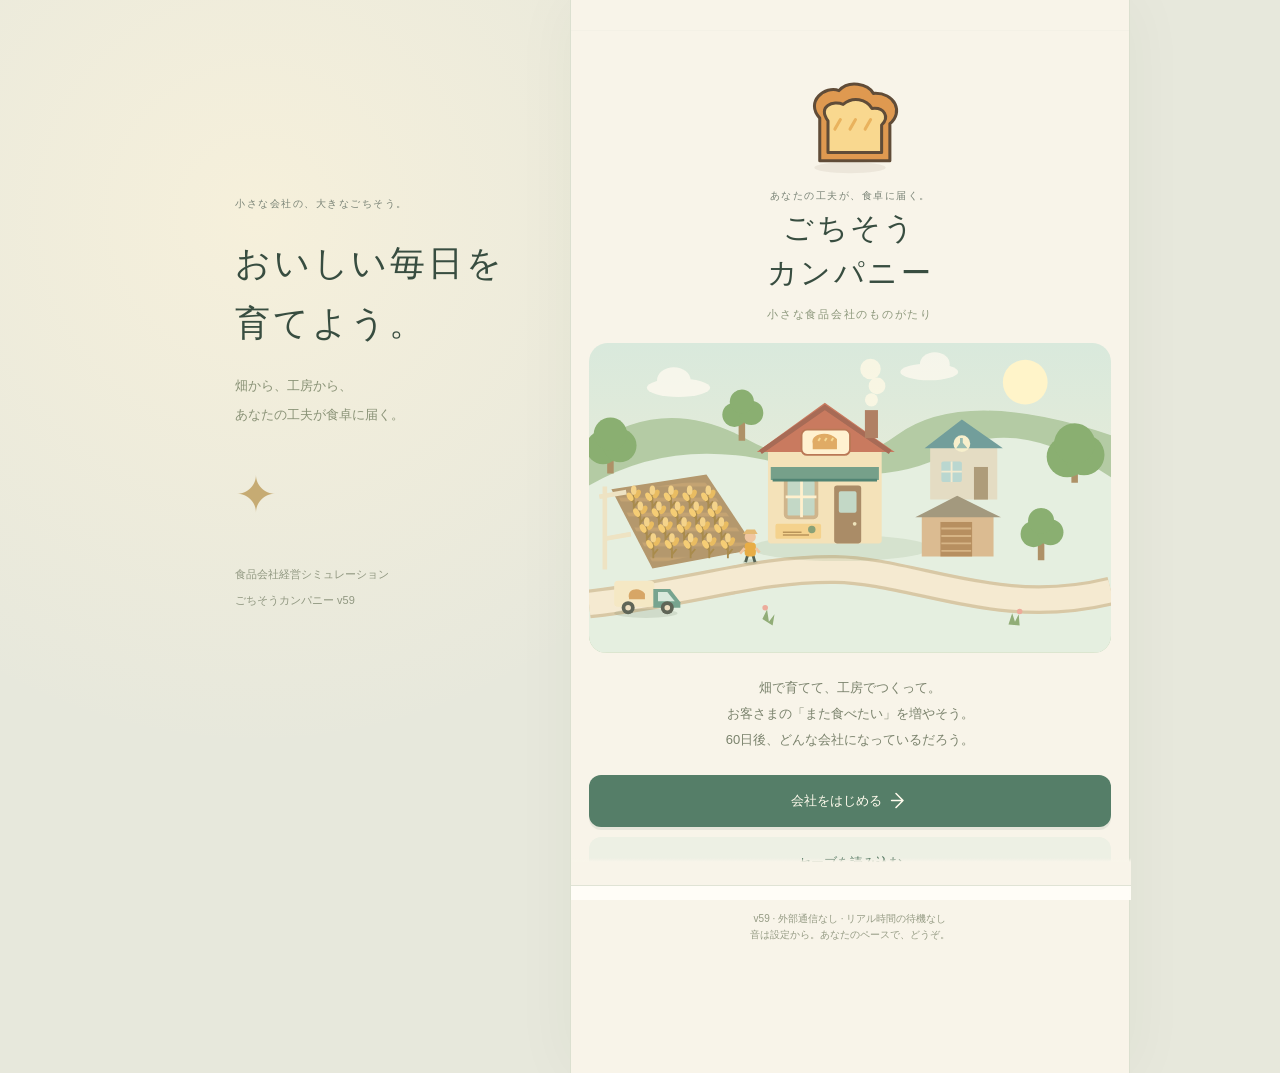
<file: index.html>
<!doctype html><html lang="ja"><head><meta charset="utf-8"><meta name="viewport" content="width=device-width,initial-scale=1,viewport-fit=cover"><meta name="game-play-url" content="https://gochisou-company-mobile.dandeeeee.chatgpt.site"><meta name="apple-mobile-web-app-capable" content="yes"><meta name="apple-mobile-web-app-status-bar-style" content="default"><meta name="mobile-web-app-capable" content="yes"><meta name="theme-color" content="#f8f4e9"><meta name="description" content="小さな食品会社から、みんなの食卓へ。ごちそうカンパニー v59"><title>ごちそうカンパニー v59</title><link rel="icon" type="image/svg+xml" href="data:image/svg+xml,%3Csvg%20xmlns%3D%22http%3A%2F%2Fwww.w3.org%2F2000%2Fsvg%22%20viewBox%3D%220%200%2064%2064%22%3E%3Crect%20width%3D%2264%22%20height%3D%2264%22%20rx%3D%2216%22%20fill%3D%22%236a907c%22%2F%3E%3Cpath%20d%3D%22M14%2030C5%2017%2022%2010%2029%2016c14-10%2028%202%2022%2014v21H14Z%22%20fill%3D%22%23f5d594%22%2F%3E%3Cpath%20d%3D%22m23%2033%204-7m6%207%204-7m6%207%204-7%22%20stroke%3D%22%23c48b4f%22%20stroke-width%3D%223%22%20stroke-linecap%3D%22round%22%2F%3E%3C%2Fsvg%3E%0A"><style>
:root{--ink:#384d40;--muted:#788275;--green:#557e68;--green-dark:#365e4b;--sage:#e2eadd;--cream:#f8f4e9;--paper:#fffdf6;--line:#e4e3d4;--orange:#c9845e;--shadow:0 7px 20px #4b55330a;font-family:-apple-system,BlinkMacSystemFont,"Hiragino Kaku Gothic ProN","Noto Sans JP","Yu Gothic",Meiryo,sans-serif;color:var(--ink);background:#eeeadd;font-synthesis:none}*{box-sizing:border-box}body{margin:0;line-height:1.65;-webkit-tap-highlight-color:transparent}button,input,select,textarea{font:inherit;color:inherit}button,a,input,select{-webkit-touch-callout:none}button{cursor:pointer;border:0;background:none;min-height:44px;border-radius:12px;font-weight:700;touch-action:manipulation}button:active:not(:disabled){transform:translateY(1px)}button:focus-visible,a:focus-visible,input:focus-visible,select:focus-visible,[tabindex]:focus-visible{outline:3px solid #c59052;outline-offset:3px}button:disabled{cursor:not-allowed;opacity:.46}input,select,textarea{background:#fffdf7;border:1px solid #d6daca;border-radius:10px;min-height:44px;padding:10px;max-width:100%;font-size:16px}input[type=number]{width:80px}input[type=range]{padding:0;flex:1;min-width:100px;accent-color:var(--green)}input[type=checkbox]{width:20px;min-height:24px;accent-color:var(--green)}label{font-size:13px;display:block}h1,h2,h3,p{margin:0}h2{font-size:20px;letter-spacing:.03em;line-height:1.5}h3{font-size:15px;line-height:1.6}small,.small{font-size:12px}strong{font-weight:800}a{color:var(--green-dark)}.app{max-width:560px;min-height:100dvh;margin:auto;background:var(--cream);box-shadow:0 0 60px #33422e0c;position:relative}.desktop-note{display:none}.icon{width:21px;height:21px;flex:none;vertical-align:middle}.tiny-label{font-size:10px;letter-spacing:.15em;font-weight:800;color:var(--muted)}.muted{color:var(--muted)}.row{display:flex;align-items:center;gap:10px}.spread{justify-content:space-between}.wrap{flex-wrap:wrap}.grow{flex:1;min-width:0}.center{text-align:center}.right{text-align:right}.stack>*+*{margin-top:10px}.mt{margin-top:14px}.mb{margin-bottom:14px}.gap4{gap:4px}.tag{font-size:10px;font-weight:700;display:inline-flex;gap:4px;align-items:center;padding:3px 8px;border-radius:6px;background:#f0efdf;color:#777b60;white-space:normal}.tag.green{background:#e4eddf;color:#547455}.tag.orange{background:#f7e7d4;color:#a47649}.tag.red{background:#f5e0d6;color:#ad644f}.rank{display:inline-flex;align-items:center;justify-content:center;font-size:12px;font-weight:850;min-width:27px;min-height:24px;padding:0 6px;border-radius:7px;background:#eeeadc;border:1px solid #dadbc9;line-height:1.4}.rank.q2{background:#dce9d6;color:#567945}.rank.q3{background:#d9e9e5;color:#387666}.rank.q4{background:#e2ddee;color:#76628c}.rank.q5,.rank.q6{background:#f4e3ae;border-color:#d5bb70;color:#967435}.btn{display:inline-flex;align-items:center;justify-content:center;gap:7px;padding:11px 16px;background:var(--green);color:#fffbed;box-shadow:0 3px 0 #365d4818;font-size:13px}.btn.secondary{background:#edf0e4;color:#4f725c;box-shadow:none}.btn.outline{background:transparent;color:var(--green);border:1px solid #cdd7c5;box-shadow:none}.btn.danger{color:#a65d49;background:#f7e7df;box-shadow:none}.btn.compact{padding:8px 10px;min-height:44px;font-size:12px}.btn.full{width:100%}.linkbtn{min-height:44px;color:var(--green);padding:6px 3px;font-size:12px;display:inline-flex;gap:5px;align-items:center}.text-danger{color:#aa6451}.card{background:var(--paper);border:1px solid var(--line);border-radius:17px;padding:16px;box-shadow:var(--shadow);min-width:0}.card+.card{margin-top:12px}.card.tint{background:#edf1e4}.section-head{margin:22px 0 12px}.section-head:first-child{margin-top:2px}.section-head .eyebrow{font-size:11px;color:var(--orange);letter-spacing:.12em;font-weight:800}.intro{font-size:12px;color:var(--muted);margin:5px 0 16px}.empty{border:1px dashed #ccd5c3;border-radius:15px;padding:25px 15px;text-align:center;color:var(--muted);font-size:12px}.grid{display:grid;grid-template-columns:repeat(2,minmax(0,1fr));gap:10px}.grid>.card{margin:0}.pill{padding:6px 10px;border-radius:30px;font-size:11px;background:#efeee1;display:inline-flex;gap:5px;align-items:center}.divider{height:1px;background:var(--line);margin:13px 0}.notice{font-size:12px;padding:11px 13px;border-radius:12px;background:#f1ebd9;border-left:3px solid #d5b676}.notice.warn{background:#f8e9db;border-left-color:#c78661}.food-art{width:66px;height:66px;flex:none}.food-art.big{width:86px;height:86px}.avatar{width:62px;height:65px;flex:none}.meter{height:6px;background:#e9eadc;border-radius:5px;overflow:hidden}.meter>i{height:100%;display:block;background:#8fa979;border-radius:5px}.metric-grid{display:grid;grid-template-columns:repeat(3,minmax(0,1fr));gap:8px}.metric{background:#f2f2e7;padding:10px;border-radius:10px;min-width:0}.metric small{font-size:10px;color:var(--muted);display:block}.metric b{font-size:16px;overflow-wrap:anywhere}.metric.positive b{color:#517857}.metric.negative b{color:#ae735b}header{padding:18px 20px 12px;background:var(--cream);position:sticky;top:0;z-index:20;border-bottom:1px solid #e1e4d733}.brandmark{display:flex;gap:9px;align-items:center}.brand-icon{background:#668872;color:#f7e7bc;width:34px;height:34px;border-radius:12px;display:grid;place-items:center}.brandmark strong{font-size:13px;letter-spacing:.04em}.company-name{font-size:10px;color:var(--muted);max-width:180px;overflow:hidden;text-overflow:ellipsis;white-space:nowrap}.save-dot{font-size:10px;color:#73846d;display:flex;gap:4px;align-items:center}.save-dot::before{content:'';width:5px;height:5px;border-radius:50%;background:#8fa87c}.header-data{display:flex;gap:8px;margin-top:12px;align-items:center;justify-content:space-between}.date-box{display:flex;gap:5px;align-items:baseline}.date-box strong{font-size:25px;line-height:1.1;letter-spacing:-.04em}.date-box small{font-size:11px}.date-box .season{font-size:12px;margin-right:7px;color:#849672}.cash-box{font-variant-numeric:tabular-nums;color:#566d4d;display:flex;align-items:center;gap:6px;font-size:21px;font-weight:800;letter-spacing:-.025em}.cash-box .icon{color:#ba9a58;width:19px}.header-meta{display:flex;justify-content:space-between;font-size:10px;color:#7b8370;margin-top:6px}.header-meta b{color:#5d7057;font-weight:700}main{padding:9px 18px 180px;min-height:65vh}#daybar{position:fixed;bottom:calc(66px + env(safe-area-inset-bottom));width:min(100%,560px);background:linear-gradient(0deg,var(--cream) 85%,transparent);padding:17px 18px 10px;z-index:29}.day-action{width:100%;display:flex;align-items:center;justify-content:space-between;background:#4e755f;color:#fff9e6;padding:11px 16px;border-radius:14px;box-shadow:0 5px 14px #35554218;min-height:48px}.day-action small{font-size:10px;font-weight:400;color:#e1e9d5}.day-action strong{font-size:13px}.day-action .icon{width:19px}nav{position:fixed;bottom:0;width:min(100%,560px);display:grid;grid-template-columns:repeat(5,1fr);padding:7px 10px calc(7px + env(safe-area-inset-bottom));background:#fffdf7f7;backdrop-filter:blur(12px);border-top:1px solid #e0e3d5;z-index:30}nav button{display:flex;flex-direction:column;align-items:center;justify-content:center;gap:3px;font-size:10px;color:#87907e;border-radius:12px;min-height:49px}nav button.active{color:#466d54;background:#eaf0e4}nav .icon{width:22px;height:22px}.subnav{display:flex;flex-wrap:wrap;gap:6px;margin:10px 0 20px}.subnav button{font-size:12px;min-height:44px;padding:7px 13px;border:1px solid #e0e3d6;border-radius:30px;color:#7a8270;background:#f5f3e8}.subnav button.active{background:#e2eadc;border-color:#cfdbbf;color:#45654b}.company-scene{width:calc(100% + 12px);margin:0 -6px;display:block;border-radius:17px;overflow:hidden}.scene-wrap{position:relative;margin-top:10px}.scene-caption{display:flex;align-items:center;justify-content:space-between;font-size:10px;color:#7e8a72;padding:8px 3px}.home-greeting h2{font-size:22px;font-weight:800;letter-spacing:.03em}.home-greeting p{font-size:11px;color:#91947f}.goal-card{padding:13px 15px;border-color:#d8dfca}.goal-icon{width:32px;height:32px;border-radius:50%;background:#e5eddc;display:grid;place-items:center;color:#75905c;flex:none}.goal-card h3{font-size:13px}.goal-card small{font-size:10px;color:#8a8c76}.goal-card .icon{width:17px}.goal-arrow{color:#98a080}.quick-grid{display:grid;grid-template-columns:repeat(3,minmax(0,1fr));gap:9px}.quick-grid button{padding:13px 5px 10px;background:#fffdf6;border:1px solid #e0e4d4;border-radius:14px;min-height:85px;display:flex;flex-direction:column;align-items:center;gap:5px;font-size:11px}.quick-grid .icon{color:#879b70;width:23px;height:23px}.quick-grid small{font-size:10px;font-weight:400;color:var(--muted)}.customer-note{border-radius:15px;background:#eaf0e1;padding:12px;display:flex;gap:10px;align-items:center;font-size:12px}.customer-note .avatar{width:47px;height:52px}.product-card{display:flex;gap:12px;align-items:center;padding:13px}.product-card .info{flex:1;min-width:0}.product-card h3{font-size:14px}.product-card .tags{display:flex;gap:4px;flex-wrap:wrap;margin-top:4px}.product-card .food-art{width:65px;height:65px}.product-card .product-action{display:flex;flex-direction:column;align-items:center;gap:3px}.product-action small{font-size:10px;color:var(--muted)}.product-action .btn{min-width:66px;padding:9px}.recipe-materials{font-size:11px;color:#8a8b74;margin-top:5px}.order-top{display:flex;justify-content:space-between;gap:7px;margin-bottom:9px}.order-customer{font-size:11px;color:#71816e}.order-product{display:flex;gap:10px;align-items:center}.order-product h3{font-size:15px}.order-product .food-art{width:58px;height:58px}.order-reward{font-size:20px;color:#657c51;letter-spacing:-.02em;font-weight:800}.order-bottom{display:flex;align-items:center;justify-content:space-between;gap:8px;margin-top:12px}.order-status{font-size:11px;color:#65806b;margin-top:10px;padding:8px 10px;background:#f0f3e9;border-radius:9px}.order-status.warn{background:#f8eedc;color:#9d7c52}.order-actions{display:flex;gap:7px;flex-wrap:wrap;margin-top:11px}.order-actions .btn{flex:1}.detail-actions{display:flex;flex-wrap:wrap;gap:8px}.detail-actions button{font-size:11px;min-height:44px;color:#728263;padding:4px 9px;background:#f2f3e9;border-radius:8px}.reason{font-size:11px;color:#a27754;margin-top:7px}.lot-row{padding:12px;border:1px solid var(--line);border-radius:12px;background:#fffdf7;margin-top:8px}.lot-row .food-art{width:40px;height:40px}.lot-row .details{font-size:10px;color:#88907c;margin-top:4px}.staff-card .avatar{width:73px;height:77px}.staff-card .skill{display:inline-block;font-size:11px;background:#f4e8d4;padding:4px 9px;border-radius:8px;color:#9a7851}.research-row{padding:14px 12px;display:flex;gap:10px;align-items:center;border-bottom:1px solid var(--line)}.research-row:last-child{border-bottom:0}.research-row h3{font-size:13px}.research-row p{font-size:11px;color:var(--muted)}.research-row .icon{color:#86a27a}.research-panel{padding:0 10px}.region-map{padding:10px}.region-card{border-left:3px solid #a1b58a}.timeline{position:relative;padding-left:18px}.timeline::before{content:'';position:absolute;left:4px;top:10px;bottom:10px;width:1px;background:#d9dfcd}.timeline-item{position:relative;padding:0 0 19px}.timeline-item::before{content:'';position:absolute;left:-18px;top:8px;width:9px;height:9px;background:#9aaa7e;border:2px solid var(--cream);border-radius:50%}.timeline-item small{color:#9ba185;font-size:10px}.timeline-item strong{display:block;font-size:13px}.timeline-item p{color:#7c8572;font-size:11px}.bar-row{display:grid;grid-template-columns:48px 1fr 32px;gap:10px;align-items:center;font-size:12px;margin-top:10px}.hero-result{padding:25px 10px;text-align:center;background:radial-gradient(ellipse,#f6e8bc,transparent 68%)}.hero-result .icon{width:50px;height:50px;color:#c1a161}.hero-result h2{margin-top:12px;font-size:24px}.hero-result p{font-size:12px;margin-top:5px;color:#849077}.form-grid{display:grid;grid-template-columns:1fr 80px;gap:10px;align-items:center}.form-grid label{display:flex;align-items:center;gap:6px}.form-grid .food-art{width:32px;height:32px}.draft-form{display:grid;gap:12px}.draft-form label>input,.draft-form label>select{display:block;margin-top:4px;width:100%}.probability{display:flex;gap:3px;height:9px;border-radius:8px;overflow:hidden;margin:12px 0 7px}.probability span{background:#86a77f;min-width:1px}.prob-legend{display:flex;flex-wrap:wrap;gap:7px;font-size:10px;color:#849175}.preview-stats{display:grid;grid-template-columns:repeat(3,1fr);gap:6px;margin:14px 0}.preview-stats>div{padding:10px 7px;background:#f0f2e7;border-radius:10px;text-align:center}.preview-stats small{font-size:10px;display:block;color:#7a8570}.preview-stats b{font-size:15px}.sheet-top{display:flex;justify-content:space-between;align-items:flex-start;margin-bottom:18px;gap:10px}.sheet-close{width:44px;height:44px;display:grid;place-items:center;background:#f0f1e5;border-radius:50%;flex:none}.sheet-close .icon{width:18px}.sheet-product{display:flex;gap:14px;align-items:center;margin-bottom:15px}.sheet-product .food-art{width:84px;height:84px}.sheet-product h2{font-size:19px}.sheet-footer{margin-top:18px;display:flex;gap:8px}.sheet-footer .btn{flex:1}.field-row{display:flex;justify-content:space-between;align-items:center;gap:10px;margin:12px 0}.field-row select{max-width:60%}dialog{border:1px solid #e1e3d3;background:var(--paper);color:var(--ink);border-radius:23px 23px 0 0;width:min(560px,100%);max-width:100%;max-height:89dvh;margin:auto auto 0;padding:24px 20px max(24px,env(safe-area-inset-bottom));box-shadow:0 -8px 80px #344c4333;overflow-y:auto;overscroll-behavior:contain}dialog::backdrop{background:#233f3a66;backdrop-filter:blur(4px)}dialog[open]{animation:sheet-in .22s ease-out}body:has(dialog[open]){overflow:hidden}#toast{position:fixed;left:50%;transform:translate(-50%,12px);bottom:calc(143px + env(safe-area-inset-bottom));background:#385d49f5;color:#fff9e9;padding:12px 18px;border-radius:14px;z-index:100;max-width:90%;width:max-content;box-shadow:0 8px 20px #24423022;font-size:12px;opacity:0;pointer-events:none;transition:.2s}#toast.show{opacity:1;transform:translate(-50%,0)}#celebrate{position:fixed;inset:0;pointer-events:none;z-index:90;overflow:hidden}.confetti{position:absolute;top:-20px;width:7px;height:12px;background:#d8b56a;animation:confetti 1.5s ease-out forwards}#save-warning:empty{display:none}#save-warning{position:sticky;top:118px;z-index:35;background:#f5dbce;padding:12px 18px;color:#8e503c;font-size:12px;border-bottom:1px solid #d2a98d}#save-warning .btn{min-height:44px;font-size:11px;padding:6px 12px}.welcome{padding:16px 0 35px}.welcome-logo{display:block;text-align:center;margin-top:20px}.welcome-logo .food-art{width:110px;height:110px}.welcome h1{font-size:30px;line-height:1.5;letter-spacing:.08em}.welcome .sub{font-size:11px;letter-spacing:.16em;color:#8b967a;margin:10px 0 20px}.welcome .company-scene{margin:0;width:100%}.welcome .lead{font-size:13px;line-height:2;margin:22px 15px;color:#7a826c}.welcome .btn{min-height:52px}.splash-footer{font-size:10px;text-align:center;color:#959b84;margin:22px 0}.welcome-fields{display:grid;gap:12px}.welcome-fields input,.welcome-fields select{width:100%;margin-top:4px}.lot-filter{display:flex;align-items:center;gap:8px}.lot-filter select{flex:1}.album{display:grid;grid-template-columns:repeat(3,minmax(0,1fr));gap:8px}.album-item{text-align:center;background:#fffdf6;border:1px solid var(--line);border-radius:13px;padding:10px 4px;font-size:10px}.album-item .food-art{width:60px;height:60px}.album-item.undiscovered{filter:grayscale(.8);opacity:.65}.album-item span{display:block}.two-col{display:grid;grid-template-columns:1fr 1fr;gap:10px}.input-group{display:flex;gap:6px;align-items:center}.output-msg{padding:11px;background:#e9f0df;border-radius:11px;font-size:12px}.route-title{display:flex;align-items:center;gap:8px}.day-warning{font-size:11px;color:#ad7758}.content-list{font-size:12px;margin:10px 0;padding-left:19px;line-height:1.9}.code-block{padding:13px;background:#efeee3;font-size:11px;white-space:pre-wrap;overflow-wrap:anywhere;border-radius:11px;max-height:300px;overflow:auto}.edit-hint{font-size:11px;color:#919a80;margin-top:8px}.inline-name{overflow-wrap:anywhere}details{margin-top:12px}summary{cursor:pointer;min-height:44px;font-size:12px;color:#71836a;display:flex;align-items:center}summary::before{content:'＋';margin-right:6px}details[open]>summary::before{content:'−'}.field-label{font-size:11px;color:#869276}.table{width:100%;border-collapse:collapse;font-size:11px}.table th,.table td{padding:9px 6px;border-bottom:1px solid var(--line);text-align:left}.chips{display:flex;gap:5px;flex-wrap:wrap}.locked-card{opacity:.7}.counter{font-size:11px;color:#a38753;white-space:nowrap}.scene-paused *{animation-play-state:paused!important}.company-scene [role=button]{cursor:pointer}.company-scene [role=button]:hover{filter:brightness(1.04)}.cloud{animation:cloud 18s ease-in-out infinite}.cloud2{animation-delay:-8s}.steam{animation:steam 3.4s ease-in-out infinite;transform-origin:303px 70px}.crop{animation:crop 4s ease-in-out infinite;transform-box:fill-box;transform-origin:bottom}.delivery-truck{animation:truck 22s linear infinite}.farmer-worker{animation:farmer 7s ease-in-out infinite}.chef-worker{animation:chef 9s ease-in-out infinite}.craft-pulse .company-scene{animation:glow .65s ease-out}@keyframes cloud{50%{translate:20px 0}}@keyframes steam{0%,100%{opacity:.35;translate:0 4px}50%{opacity:.8;translate:2px -3px}}@keyframes crop{50%{rotate:4deg}}@keyframes truck{0%,10%{translate:-120px 0}80%,100%{translate:540px 0}}@keyframes farmer{0%,100%{translate:0 0}40%,60%{translate:-30px -12px}}@keyframes chef{0%,100%{translate:0 0}35%,65%{translate:38px 12px}}@keyframes sheet-in{from{translate:0 25px;opacity:.3}to{translate:0 0;opacity:1}}@keyframes confetti{to{translate:40px 105vh;rotate:400deg;opacity:0}}@keyframes glow{50%{filter:brightness(1.09)}}.reduced *, .short *{scroll-behavior:auto!important}.reduced .company-scene *,.reduced .confetti,.reduced dialog{animation:none!important}.short .confetti{animation-duration:.6s}.short dialog{animation-duration:.1s}@media(prefers-reduced-motion:reduce){.company-scene *,.confetti,dialog{animation:none!important}*{scroll-behavior:auto!important}}@media(min-width:900px){body{background:radial-gradient(circle at 20% 20%,#f6f0db,transparent 40%),#e7e8dc}.app{margin-left:calc(50% - 70px);border-left:1px solid #dbe0d0;border-right:1px solid #dbe0d0}.desktop-note{display:block;position:fixed;top:21%;right:calc(50% + 130px);width:275px}.desktop-note h1{font-size:35px;line-height:1.7;margin:18px 0 20px;letter-spacing:.08em}.desktop-note p{color:#899276;font-size:13px;line-height:2.2}.desktop-note small{font-size:11px;line-height:2;color:#909780}.desktop-sprig{font-size:50px;color:#c6ab73;margin:24px 0}dialog{margin:auto;border-radius:23px;max-height:88vh}#toast{left:calc(50% + 210px)}}@media(max-width:359px){header{padding:14px 14px 10px}main{padding-left:12px;padding-right:12px}.brandmark strong{font-size:12px}.cash-box{font-size:19px}.product-card{gap:7px;padding:10px}.product-card .food-art{width:52px;height:52px}.product-card h3{font-size:12px}.product-card .btn{min-width:55px;padding:8px 7px}.card{padding:13px}.btn{padding:10px 11px}.metric b{font-size:14px}.home-greeting h2{font-size:20px}.subnav button{padding:7px 11px}dialog{padding-left:16px;padding-right:16px}.header-meta{font-size:9px}.quick-grid button{font-size:10px}}
.result-sprite{position:fixed;z-index:120;left:50%;top:43%;width:98px;height:98px;border-radius:24px;background:#fff9eadd;box-shadow:0 10px 30px #55603b1a;pointer-events:none;animation:product-fly .8s ease-out forwards;display:grid;place-items:center}.result-sprite .food-art{width:80px;height:80px}@keyframes product-fly{0%{transform:translate(-50%,30px) scale(.6);opacity:0}30%{transform:translate(-50%,0) scale(1.1);opacity:1}60%{transform:translate(-50%,-8px) scale(1);opacity:1}100%{transform:translate(-50%,-70px) scale(.8);opacity:0}}.reduced .result-sprite{display:none}@media(prefers-reduced-motion:reduce){.result-sprite{display:none}}
/* v54: standalone boot, small screens, keyboard and safe-area handling. */
.boot-panel{margin:24px auto;padding:22px;max-width:500px;border:1px solid var(--line);border-radius:18px;background:var(--paper);font-size:16px}.boot-panel[hidden]{display:none}.boot-panel h1{font-size:23px}.boot-panel p{margin:14px 0}.boot-panel a{color:white;text-decoration:none}.local-notice{text-align:left;margin-bottom:20px}.local-notice a{display:block;min-height:44px;padding:10px 0;color:var(--green-dark);font-weight:700}
html{scroll-padding-top:130px}body{overflow-wrap:anywhere;-webkit-text-size-adjust:100%;text-size-adjust:100%}.row.spread,.sheet-footer,.detail-actions{flex-wrap:wrap}header{padding-top:calc(18px + env(safe-area-inset-top,0px))}.header-data{flex-wrap:wrap}.cash-box{max-width:100%;flex-wrap:wrap}.header-meta{gap:6px;flex-wrap:wrap}.save-dot.unsaved{color:#a45c3f}.save-dot.unsaved::before{background:#bb6a49}
main{padding-bottom:calc(var(--bottom-space,190px) + env(safe-area-inset-bottom,0px))}#daybar{bottom:var(--nav-height,80px)}nav{padding-bottom:calc(7px + env(safe-area-inset-bottom,0px))}nav button{min-width:0;overflow-wrap:anywhere}nav button span{font-size:12px}.keyboard-open:not(.modal-open) #daybar,.keyboard-open:not(.modal-open) nav{visibility:hidden}
dialog{max-height:89vh;max-height:min(89dvh,calc(var(--visible-height,100vh) - 20px));scroll-padding-bottom:20px}dialog:not([open]){display:none}dialog[open]{display:block}.modal-open{position:fixed;width:100%;overflow:hidden}.dialog-fallback::before{content:'';position:fixed;inset:0;background:#233f3a99;z-index:98}.dialog-fallback dialog{position:fixed;z-index:99;top:auto;bottom:0;left:0;right:0}.sheet-top{align-items:flex-start}.sheet-top h2{overflow-wrap:anywhere}.sheet-close{flex:none;min-width:44px}.sheet-footer .btn{min-width:min(130px,100%)}.field-row{flex-wrap:wrap}.field-row select{min-width:0}.field-row input[type=range]{min-width:80px}textarea{display:block;width:100%;min-height:140px;resize:vertical;user-select:text;-webkit-user-select:text;-webkit-touch-callout:default}input,select{-webkit-touch-callout:default}.small,.intro,.notice,.btn.compact{font-size:13px}.tag,.field-label,.edit-hint,.recipe-materials{font-size:12px}.metric small{font-size:12px}.code-block{max-width:100%;overflow-wrap:anywhere;white-space:pre-wrap}.welcome{padding-top:10px}
@media(max-width:359px){.metric-grid{gap:5px}.metric{padding:8px 5px}.metric b{font-size:14px}.header-meta{font-size:11px}.card.product-card{flex-wrap:wrap}.product-card .info{min-width:120px}.product-card>.btn{margin-left:auto}.sheet-footer{flex-wrap:wrap}.row.spread{gap:8px}}
@media(min-width:900px){.modal-open .app{margin-left:calc(50% - 70px)}}

label.row{min-height:44px}.notice.warn{font-size:14px}.result-sprite{pointer-events:none}.field-row>label{flex-shrink:0}

/* v55: compact, readable work and tasting notes. */
.affinity-summary{margin-top:14px;padding:14px;background:#f3efe3;border-radius:14px}
.affinity-pair{padding:10px 0;border-bottom:1px solid #dfdfcc}
.affinity-pair .row>span{min-width:0;overflow-wrap:anywhere}
.affinity-pair b{flex-shrink:0;margin-left:10px}
.work-card .row{flex-wrap:wrap;gap:10px}
.work-card .btn{min-height:44px}
@media(max-width:360px){.affinity-summary{padding:10px}.field-row label{overflow-wrap:anywhere}.work-card .row .btn{flex-basis:100%}}

/* v56: daily choices, clear staff presets, and a compact closing flow. */
.today-board{border:1px solid #9cad8b;background:#fcfff5}.today-title{font-size:16px;font-weight:700;margin:12px 0;color:#405e48}
.today-board>.row{flex-wrap:wrap;gap:8px}.today-row{display:flex;gap:12px;justify-content:space-between;align-items:center;padding:12px 0;border-bottom:1px solid #e4e7d9}.today-row:last-child{border-bottom:0}
.today-row>div{flex:1;min-width:0;overflow-wrap:anywhere}.today-row strong{font-size:13px;display:block}.today-row small{display:block;font-size:12px;color:#71806a;margin-top:4px}.today-row>.btn{flex:0 1 130px;min-width:90px;min-height:44px}
.optional-growth{border-top:1px dashed #d4dbc7}.closing-risks{border-radius:14px;background:#f8ece2;border:1px solid #dfbea1;padding:14px}.closing-risks h3{color:#85533b}
.preset-card.selected{border:2px solid #8aab77;background:#f4f9ec}.preset-card .row{flex-wrap:wrap;gap:8px}
.work-flow{display:grid;grid-template-columns:repeat(4,minmax(0,1fr));gap:6px;margin:16px 0}.work-flow>span{font-size:11px;text-align:center;display:flex;flex-direction:column;align-items:center;gap:4px;background:#fffdf5;padding:8px 3px;border-radius:10px}.work-flow svg{width:38px;height:38px}
.quick-contract{padding:12px;border:1px solid #cfdbc3;background:#f5f8ef;border-radius:12px}.quick-contract .btn{white-space:normal}
.day-action{gap:12px}.day-hint{min-width:0;flex:1;text-align:left}.day-hint small{display:block;white-space:normal;overflow-wrap:anywhere}.day-next{display:flex;align-items:center;flex:none;gap:7px}.sheet-footer>div{flex:1;min-width:0}.sheet-footer>div .btn{min-width:0;min-height:48px;white-space:normal}
@media(max-width:360px){.today-row{flex-wrap:wrap;gap:8px}.today-row>.btn{flex:1 1 100%;width:100%}.work-details .field-row>label{flex-shrink:1}.work-flow>span{font-size:10px}.day-hint small{font-size:11px}}

.closing-dialog .sheet-footer{position:sticky;bottom:-24px;background:var(--paper);padding:12px 0;z-index:2;border-top:1px solid var(--line);box-shadow:0 -8px 12px var(--paper)}

/* Job applications and recovery desk keep the same warm company palette. */
.cash-banner{background:#f7ecd5;border-color:#dcc69a}.cash-banner h3{font-size:14px}.cash-banner .icon{color:#b38a3e;width:32px;height:32px}.campaign-grid{display:grid;grid-template-columns:repeat(2,minmax(0,1fr));gap:10px}.campaign-grid .card{margin:0;display:flex;flex-direction:column}.campaign-price{font-size:22px;margin:7px 0;color:var(--green-dark)}.campaign-card>.btn{margin-top:auto}.campaign-card>details{margin-bottom:12px}.recruit-intro{background:#eef0e1}.applicant-card{position:relative;overflow:hidden;animation:application-arrive .4s ease-out}.applicant-card:before{content:'';position:absolute;top:0;left:0;width:4px;height:100%;background:#d7bc78}.applicants>.card+.card{margin-top:12px}.talent-stats{margin-top:14px;display:grid;gap:7px}.talent-stats>div{display:grid;grid-template-columns:52px minmax(30px,1fr) 32px;gap:8px;align-items:center;font-size:12px}.talent-stats b{text-align:right}.talent-stats .meter{height:7px}.talent-quote{padding:11px 12px;background:#f5f0df;border-radius:10px;margin-top:12px}.talent-profile{display:flex;align-items:center;gap:15px}.talent-profile .avatar{width:86px;height:96px}.rarity-badge{display:inline-flex;font-size:10px;padding:3px 9px;border:1px solid #cad7c4;border-radius:30px;background:#e8eedf;font-weight:800}.rarity-1{background:#e2edea;border-color:#a7c9bb;color:#40776a}.rarity-2{background:#eee5f3;border-color:#c8abd9;color:#846094}.rarity-3{background:#f6e9c3;border-color:#d4b265;color:#976e25}.support-card{border-color:#c8d6bd;background:#f4f6e9}.campaign-card summary{font-size:11px}.campaign-card .small{font-size:11px}.finance-route select{width:100%}@keyframes application-arrive{from{opacity:0;transform:translateY(9px)}to{opacity:1;transform:none}}@media(max-width:360px){.campaign-grid{grid-template-columns:1fr}.talent-profile{gap:8px}.talent-profile h2{font-size:18px}}@media(prefers-reduced-motion:reduce){.applicant-card{animation:none}}.reduced .applicant-card{animation:none}

/* v58: one clear next step; a small, optional menu design space. */
.order-next{margin-top:16px;padding:15px;border-radius:15px;background:#f2f1e3;border:1px solid #e0dfca;overflow-wrap:anywhere}.order-next h3{font-size:15px;line-height:1.6;margin-top:5px}.order-next .btn{white-space:normal;min-height:46px}.order-next .tiny-label{color:#799072}.dining-invite{margin-top:18px;background:linear-gradient(120deg,#f0f3e6,#f9f2df);border-color:#d6ddc4}.dining-mark{display:grid;place-items:center;flex:0 0 46px;height:46px;border-radius:50%;background:#e0e8d3;color:#698363}.dining-mark svg{width:25px;height:25px}.dining-brief{padding:18px;background:#eff2e5;border-radius:18px}.dining-brief h3{margin:8px 0}.dining-field{align-items:stretch;gap:8px}.dining-field label{flex:0 0 4em;align-self:center}.dining-field select{min-width:0;width:100%;flex:1;min-height:46px}.dining-preview{border:1px solid #dbe0cb;border-radius:18px;padding:16px;margin-top:14px;background:#fffdf5;animation:menu-arrive .25s ease-out}.menu-pair{display:grid;grid-template-columns:minmax(0,1fr) 18px minmax(0,1fr);align-items:center;gap:8px}.menu-pair>div{display:flex;align-items:center;flex-direction:column;text-align:center;min-width:0;gap:6px}.menu-pair svg{width:66px;height:66px}.menu-pair strong{font-size:12px;overflow-wrap:anywhere}.pair-plus{color:#94a082;text-align:center}.dining-preview>.row{flex-wrap:wrap;gap:8px}.dining-preview p{overflow-wrap:anywhere}.dining-preview .small{margin-top:9px}.dining-preview .meter i{transition:width .25s ease-out}@keyframes menu-arrive{from{opacity:.65;transform:translateY(4px)}to{opacity:1;transform:none}}.reduced .dining-preview,.short .dining-preview{animation:none}.reduced .dining-preview .meter i,.short .dining-preview .meter i{transition:none}@media(prefers-reduced-motion:reduce){.dining-preview{animation:none}.dining-preview .meter i{transition:none}}@media(max-width:360px){.dining-field{flex-wrap:wrap}.dining-field label{flex-basis:100%}.order-next{padding:12px}.dining-preview{padding:12px}}
/* v59: one next action, readable growth, and letters with a quiet entrance. */
.coach-card{border:1px solid #a7bea3;background:linear-gradient(145deg,#f0f5e9,#fffdf5);box-shadow:0 5px 18px #385c4010;margin:12px 0 18px}.coach-card h3{line-height:1.55;font-size:17px}.coach-card .row{align-items:center}.coach-avatar{flex:0 0 44px}.coach-avatar svg{width:44px;height:44px}.coach-card .grow{min-width:0}.coach-card .btn{white-space:normal;min-height:48px}.coach-steps{list-style:none;display:grid;grid-template-columns:repeat(5,minmax(0,1fr));gap:4px;padding:0;margin:16px 0 0;font-size:11px;text-align:center}.coach-steps li{border-bottom:3px solid #e3e6d9;padding:7px 0;color:#727d69}.coach-steps .current{border-color:#547760;color:#314d3a;font-weight:700}.coach-steps .done{border-color:#a7bd9a}.compact-coach{margin:10px 0 18px}.compact-coach h3{font-size:15px}.delivery-strip{display:flex;align-items:center;justify-content:space-between;gap:10px;padding:16px 2px 20px}.delivery-strip>div{min-width:0}.delivery-strip strong{display:block;font-size:25px;font-weight:600;line-height:1.6}.delivery-strip strong span{font-size:17px}.delivery-strip small{display:block;font-size:11px;color:#737f6e}.delivery-strip button{flex-shrink:0}.next-chapter h3{margin-top:7px}.next-chapter .row{gap:12px;align-items:flex-start}.next-chapter .row button{flex:1;text-align:right}.daily-details>summary{font-size:14px;min-height:44px;display:flex;align-items:center;cursor:pointer}.daily-details .today-board{border:0;padding:0;box-shadow:none}.letter-card{border:1px solid #dac8a2;background:#fff9e9;animation:letter-arrive .45s ease-out}.letter-card svg{width:42px;height:42px;flex:0 0 42px}.coach-intro{display:flex;align-items:flex-start;gap:14px}.coach-intro>svg{width:54px;height:54px;flex:0 0 54px}.coach-intro p{font-size:14px;line-height:1.9}.instruction-list{padding-left:24px;font-size:14px}.instruction-list li{margin:12px 0}.home-greeting p{font-size:12px;color:#7d8a73}.home-greeting h2{font-size:21px;margin:6px 0 14px}@keyframes letter-arrive{from{opacity:0;transform:translateY(8px)}to{opacity:1;transform:none}}.reduced .letter-card,.short .letter-card{animation:none}@media(prefers-reduced-motion:reduce){.letter-card{animation:none}}@media(max-width:350px){.coach-card{padding:16px}.coach-card h3{font-size:15px}.coach-steps{font-size:10px}.delivery-strip strong{font-size:23px}.next-chapter .row{flex-wrap:wrap}.coach-intro{gap:10px}}

</style></head><body><section id="boot-panel" class="boot-panel"><h1>ごちそうカンパニー v59</h1><p>ゲームを起動しています。</p><p>このまま画面が変わらない場合は、下のブラウザ版をSafari・Chromeで開いてください。ファイルのプレビュー画面ではゲームが動かない場合があります。</p><a class="btn full" href="https://gochisou-company-mobile.dandeeeee.chatgpt.site">ブラウザ版を開く</a><p id="boot-error" role="alert"></p></section><div class="desktop-note"><span class="tiny-label">小さな会社の、大きなごちそう。</span><h1>おいしい毎日を<br>育てよう。</h1><p>畑から、工房から、<br>あなたの工夫が食卓に届く。</p><div class="desktop-sprig">✦</div><small>食品会社経営シミュレーション<br>ごちそうカンパニー v59</small></div><div id="app" class="app"><header id="header"></header><div id="save-warning" role="alert"></div><main id="main" tabindex="-1"></main><div id="daybar"></div><nav id="nav" aria-label="主メニュー"></nav></div><dialog id="sheet" aria-labelledby="sheet-title"><div id="sheet-body"></div></dialog><div id="toast" role="status" aria-live="polite"></div><div id="celebrate" aria-hidden="true"></div><input id="import-file" type="file" accept=".json,application/json" hidden><noscript>このゲームにはJavaScriptが必要です。ブラウザで有効にして開いてください。</noscript><script>window.addEventListener("error",function(event){var panel=document.getElementById("boot-panel"),out=document.getElementById("boot-error");if(panel&&!window.GCApp){panel.hidden=false;out.textContent="起動に失敗しました。"+(event.message||"");}});</script><script>
/* platform.js */
/* Browser capabilities are optional: an unavailable API must not stop the game. */
(function(root){'use strict';
const doc=root.document;
const local=/^(file|content):$/.test(root.location.protocol);
const playURL=doc.querySelector('meta[name="game-play-url"]')?.content||'';
let savedY=0,lastFocus=null,modal=false;
function layout(){
  const vv=root.visualViewport,h=vv?.height||root.innerHeight,offset=vv?.offsetTop||0;
  doc.documentElement.style.setProperty('--visible-height',h+'px');
  doc.documentElement.style.setProperty('--visible-top',offset+'px');
  const nav=doc.getElementById('nav'),day=doc.getElementById('daybar');
  const navH=nav?.offsetHeight||80,dayH=day?.offsetHeight||85;
  doc.documentElement.style.setProperty('--nav-height',navH+'px');
  doc.documentElement.style.setProperty('--bottom-space',(navH+dayH+30)+'px');
  const editing=/^(INPUT|TEXTAREA|SELECT)$/.test(doc.activeElement?.tagName||'');
  doc.body.classList.toggle('keyboard-open',editing&&h<root.innerHeight-120);
}
function opened(){
  if(!modal){savedY=root.scrollY;lastFocus=doc.activeElement;modal=true;doc.body.style.top=-savedY+'px';doc.body.classList.add('modal-open')}
  const d=doc.getElementById('sheet');
  if(!d.open){if(typeof d.showModal==='function')d.showModal();else{d.setAttribute('open','');d.setAttribute('aria-modal','true');d.setAttribute('role','dialog');doc.body.classList.add('dialog-fallback')}}
  layout();
}
function closed(){
  const d=doc.getElementById('sheet');
  if(d.open){if(typeof d.close==='function')d.close();else d.removeAttribute('open')}
  if(!modal)return;
  modal=false;doc.body.classList.remove('modal-open','dialog-fallback');doc.body.style.top='';root.scrollTo(0,savedY);
  if(lastFocus?.isConnected)try{lastFocus.focus({preventScroll:true})}catch(e){}
  layout();
}
function readText(file){if(typeof file.text==='function')return file.text();return new Promise((resolve,reject)=>{const reader=new FileReader();reader.onload=()=>resolve(String(reader.result));reader.onerror=()=>reject(Error('ファイルを読み込めませんでした'));reader.readAsText(file)})}
function shareable(text,name){try{if(typeof File==='undefined'||!root.navigator?.canShare||!root.navigator.share)return null;const files=[new File([text],name,{type:'application/json'})];return root.navigator.canShare({files})?{files}:null}catch(e){return null}}
function download(text,name){const url=URL.createObjectURL(new Blob([text],{type:'application/json'})),a=doc.createElement('a');a.href=url;a.download=name;doc.body.appendChild(a);a.click();a.remove();setTimeout(()=>URL.revokeObjectURL(url),60000)}
function ready(){const boot=doc.getElementById('boot-panel');if(boot)boot.hidden=true;layout()}
root.addEventListener('resize',layout);
root.visualViewport?.addEventListener('resize',layout);
root.visualViewport?.addEventListener('scroll',layout);
doc.addEventListener('focusin',layout);doc.addEventListener('focusout',()=>setTimeout(layout,0));
doc.getElementById('sheet')?.addEventListener('cancel',e=>{e.preventDefault();closed()});
doc.getElementById('sheet')?.addEventListener('close',()=>{if(!doc.getElementById('sheet').open)closed()});
if(root.ResizeObserver){const observer=new ResizeObserver(layout);for(const id of ['nav','daybar']){const el=doc.getElementById(id);if(el)observer.observe(el)}}
root.GCPlatform={local,playURL,layout,opened,closed,readText,shareable,download,ready};
})(window);

</script><script>
/* data.js */
/* ごちそうカンパニー v59 — self-contained content data. */
(function(root){'use strict';
const D={version:'59',schema:3,rules:'2.4.0',content:'59.0',ranks:['E','D','C','B','A','S','SS'],rankNames:['素朴','ふつう','良品','上質','特選','逸品','名品']};
D.items={
 wheat:{name:'小麦',kind:'raw',price:50,cost:12,tags:['香ばしい'],farm:true},
 vegetable:{name:'野菜',kind:'raw',price:60,cost:15,tags:['さっぱり','彩り'],farm:true},
 meat:{name:'肉',kind:'raw',price:210,cost:140,tags:['濃厚','満足'],buy:true},
 milk:{name:'牛乳',kind:'raw',price:160,cost:90,tags:['まろやか'],buy:true},
 premiumWheat:{name:'高級小麦',kind:'raw',price:340,cost:210,tags:['香ばしい'],buy:true,rare:true},
 freshVegetable:{name:'朝採れ野菜',kind:'raw',price:330,cost:200,tags:['さっぱり','彩り'],buy:true,rare:true},
 brandMeat:{name:'ブランド肉',kind:'raw',price:600,cost:380,tags:['濃厚','満足'],buy:true,rare:true},
 richMilk:{name:'濃厚ミルク',kind:'raw',price:480,cost:280,tags:['まろやか','濃厚'],buy:true,rare:true},
 flour:{name:'小麦粉',kind:'material',price:130,recipe:{wheat:2},fee:10,tags:['香ばしい'],unlock:0},
 bread:{name:'焼きたてパン',kind:'food',price:280,recipe:{flour:1},fee:20,tags:['香ばしい','携帯'],unlock:0},
 salad:{name:'彩りサラダ',kind:'food',price:300,recipe:{vegetable:2},fee:20,tags:['さっぱり','彩り'],unlock:0},
 deli:{name:'おうちの惣菜',kind:'food',price:540,recipe:{vegetable:1,meat:1},weights:{vegetable:.35,meat:.65},fee:30,tags:['家庭的','満足'],unlock:1},
 sweets:{name:'ひだまりケーキ',kind:'food',price:590,recipe:{flour:1,milk:1},weights:{flour:.65,milk:.35},fee:40,tags:['まろやか','彩り'],unlock:2},
 premiumBread:{name:'黄金のクロワッサン',kind:'food',price:860,recipe:{flour:2,milk:1},weights:{flour:.7,milk:.3},fee:65,tags:['香ばしい','濃厚'],unlock:2,qualityUnlock:2},
 bento:{name:'まんぷく弁当',kind:'food',price:1100,recipe:{deli:1,vegetable:1},weights:{deli:.75,vegetable:.25},fee:55,tags:['家庭的','携帯','満足'],unlock:3},
 milkBread:{name:'ミルクパン',kind:'food',price:820,recipe:{flour:1,milk:1},weights:{flour:.65,milk:.35},fee:40,tags:['まろやか','家庭的','携帯'],unlock:2,dev:true,region:'shopping',devCost:1200},
 brandSweets:{name:'宝石のカップケーキ',kind:'food',price:1550,recipe:{sweets:1,richMilk:1},weights:{sweets:.7,richMilk:.3},fee:80,tags:['彩り','濃厚'],unlock:4},
 staminaBento:{name:'スタミナ弁当',kind:'food',price:1700,recipe:{deli:1,brandMeat:1},weights:{deli:.6,brandMeat:.4},fee:80,tags:['満足','携帯'],unlock:3,dev:true,region:'city',devCost:2500},
 fruitParfait:{name:'ご当地パフェ',kind:'food',price:1800,recipe:{sweets:1,richMilk:1},weights:{sweets:.6,richMilk:.4},fee:90,tags:['彩り','まろやか'],unlock:4,dev:true,region:'prefecture',devCost:3800},
 luxurySet:{name:'ごちそうギフト',kind:'food',price:3200,recipe:{premiumBread:1,brandSweets:1},weights:{premiumBread:.6,brandSweets:.4},fee:120,tags:['香ばしい','彩り','濃厚'],unlock:5,dev:true,region:'national',devCost:6000}
};
D.roles={farm:{name:'農家',stat:'production',desc:'収穫量・素材育成'},workshop:{name:'職人',stat:'craft',desc:'品質・バッチ効率'},sales:{name:'営業',stat:'sales',desc:'仕入れ小口化・契約'},lab:{name:'研究員',stat:'research',desc:'日次研究P'},warehouse:{name:'物流',stat:'logistics',desc:'容量・入庫時の保存'}};
D.staff=[
 {id:'minori',name:'みのり',role:'farm',color:'#e8ad46',trait:'畑の名人',special:'harvest',rarity:'通常',cost:900,stats:[8,2,3,2,4],line:'土の様子、今日はいい感じです。'},
 {id:'komugi',name:'こむぎ',role:'workshop',color:'#df8067',trait:'パンへの情熱',special:'bread',rarity:'通常',cost:1200,stats:[3,8,3,3,2],line:'この焼き色、覚えておきたいですね。'},
 {id:'aoi',name:'あおい',role:'sales',color:'#729fc6',trait:'小口の交渉人',special:'small',rarity:'レア',cost:2000,stats:[2,4,10,3,5],line:'必要な分だけ。相談してみましょう。'},
 {id:'shiori',name:'しおり',role:'lab',color:'#a693bc',trait:'試作ノート',special:'study',rarity:'レア',cost:2400,stats:[3,5,2,10,3],line:'うまくいかなかった理由も、発見です。'},
 {id:'haru',name:'はる',role:'warehouse',color:'#76aa91',trait:'鮮度の番人',special:'fresh',rarity:'レア',cost:1900,stats:[4,2,5,3,10],line:'先に届いた箱から、使いましょう。'},
 {id:'ren',name:'れん',role:'workshop',color:'#b4896a',trait:'大量調理',special:'batch',rarity:'レア',cost:2800,stats:[3,9,4,3,4],line:'同じ味を、たくさんの人へ。'},
 {id:'yui',name:'ゆい',role:'workshop',color:'#d886aa',trait:'繊細な仕上げ',special:'finish',rarity:'激レア',cost:4200,stats:[2,12,3,6,2],line:'最後のひと手間に、気持ちを込めて。'},
 {id:'souta',name:'そうた',role:'sales',color:'#709c9d',trait:'地域のつなぎ役',special:'local',rarity:'通常',cost:1500,stats:[4,3,8,2,5],line:'おいしかったって、聞いてきました。'}
];
D.recruitment={
 flyer:{name:'町のチラシ',cost:300,count:2,odds:[80,18,2,0],guarantee:0,desc:'小さな予算で、地元の仲間を探す。'},
 listing:{name:'求人サイト',cost:1200,count:3,odds:[50,38,11,1],guarantee:1,desc:'1人目はレア以上。必要な職種を着実に補う。'},
 network:{name:'ネット求人広告',cost:3000,count:4,odds:[22,48,26,4],guarantee:1,desc:'幅広い応募から、専門性のある仲間を選ぶ。'},
 commercial:{name:'テレビCM',cost:6500,count:6,odds:[5,35,48,12],guarantee:2,desc:'1人目は激レア以上。大きな募集で出会いを広げる。'}
};
D.staffRarities=['通常','レア','激レア','伝説'];
D.staffSkills={harvest:{name:'畑の名人',desc:'農家担当時、生産バッチ＋1個。'},bread:{name:'パンへの情熱',desc:'職人担当時、パン類の品質分布を改善。'},batch:{name:'大量調理',desc:'職人担当時、加工バッチ＋2個。'},finish:{name:'繊細な仕上げ',desc:'職人担当・丁寧製造時、品質分布を改善。'},small:{name:'小口の交渉人',desc:'営業担当時、1個単位で仕入れ可能。'},local:{name:'地域のつなぎ役',desc:'営業担当時、町内の契約報酬＋5%。'},study:{name:'試作ノート',desc:'研究担当時、毎日の研究P＋4。'},fresh:{name:'鮮度の番人',desc:'物流担当時、新規入庫の保管期間＋1営業日。'}};
D.finance={workPay:220,aid:1000,aidThreshold:500,aidInterval:7,reliefDays:3,saleLimit:10,autoTarget:1200};
D.customers=[
 {id:'sakura',name:'さくらさん',place:'町の喫茶室',segment:'家族層',region:'town',tags:['家庭的','香ばしい'],use:'朝食とおやつ',lines:['いつもの朝が、ちょっと楽しみに。','このパンを目当てに来る人が増えました。','うちの定番、あなたの会社の味です。','記念日の一皿も、お願いしたいです。']},
 {id:'rikuto',name:'りくとくん',place:'放課後クラブ',segment:'学生',region:'town',tags:['携帯','満足'],use:'放課後の差し入れ',lines:['みんなで分けて食べます！','次の練習の日にも頼みたいな。','うちのチーム公認の味だね。','大会の応援弁当、お願い！']},
 {id:'momo',name:'ももさん',place:'商店街の本屋',segment:'子ども',region:'shopping',tags:['彩り','まろやか'],use:'読み聞かせ会',lines:['お話のあとに、みんなでおやつ。','子どもたちが名前を覚えました。','次は絵本みたいなお菓子を。','商店街のお祭りでも紹介します。']},
 {id:'makoto',name:'まことさん',place:'駅前デザイン室',segment:'会社員',region:'city',tags:['携帯','満足'],use:'会議の昼食',lines:['仕事の合間に、ほっとできます。','会議の人気メニューになりました。','新しいチームにも紹介します。','大切なお客さまの日も頼みます。']},
 {id:'nagi',name:'なぎさん',place:'旅の案内所',segment:'観光客',region:'prefecture',tags:['彩り','携帯'],use:'旅のおみやげ',lines:['この町らしい、おいしさですね。','旅の思い出に選ばれています。','遠くからお問い合わせが来ました。','町の名物として紹介します。']},
 {id:'kaede',name:'かえでさん',place:'小さなホテル',segment:'富裕層',region:'national',tags:['濃厚','香ばしい'],use:'記念日の贈り物',lines:['丁寧な仕事が伝わります。','記念日の一皿にぴったりでした。','あなたの看板商品を、ぜひ。','全国のお客さまに届けましょう。']},
 {id:'sora',name:'そらさん',place:'海の向こうの食卓',segment:'観光客',region:'overseas',tags:['家庭的','彩り'],use:'日本の食の紹介',lines:['遠くの食卓が、近くなりました。','この味の物語も伝えたいです。','次のごちそうも楽しみです。','海を越える定番になりました。']}
];
D.regions={town:{name:'こもれび町',short:'町内',cost:0,lv:1,rep:0,tags:['家庭的','香ばしい'],desc:'日常食の安定需要。基礎商品で関係を育てやすい。',goal:'町内納品 8件'},shopping:{name:'花咲く商店街',short:'商店街',cost:3500,lv:3,rep:12,tags:['まろやか','家庭的'],desc:'子どもの催しと差し入れ。ミルクパン開発の入口。',goal:'商店街納品 8件'},city:{name:'あさひ市',short:'市内',cost:7000,lv:5,rep:25,tags:['携帯','満足'],desc:'会議の昼食とまとめ注文。弁当の活躍する街。',goal:'市内納品 8件'},prefecture:{name:'みなと観光圏',short:'県内',cost:13000,lv:7,rep:45,tags:['彩り','携帯'],desc:'旅のおみやげとご当地パフェ。見た目もおいしさ。',goal:'県内納品 8件'},national:{name:'全国の食卓',short:'全国',cost:22000,lv:10,rep:65,tags:['濃厚','香ばしい'],desc:'記念日の贈り物と指名注文。品質の安定が鍵。',goal:'全国納品 8件'},overseas:{name:'海の向こう',short:'海外',cost:38000,lv:13,rep:90,tags:['家庭的','彩り'],desc:'日本の食と物語を届ける。高品質ギフトに機会。',goal:'海外納品 8件'}};
D.facilities={farm:{name:'畑',base:900,desc:'生産枠＋1・1バッチ＋1'},workshop:{name:'工房',base:1200,desc:'加工枠＋1・品質分布が改善'},warehouse:{name:'倉庫',base:850,desc:'容量＋16・Lv3/5で保管期間＋1'},lab:{name:'研究室',base:1400,desc:'毎日の研究P＋4'}};
D.research={production:{name:'生産研究',desc:'生産バッチ＋1・素材育成＋1',base:18},processing:{name:'加工研究',desc:'加工バッチ＋1・Lv2ごとに加工枠＋1',base:22},quality:{name:'品質研究',desc:'品質分布を改善・高級パンを解放',base:26},storage:{name:'倉庫管理',desc:'容量＋8・Lv3で入庫時の保存＋1日',base:20},sales:{name:'販売研究',desc:'契約補正＋4%・Lv2ごと同時受注＋1・Lv3/6で新規受注＋1件/日',base:24},recipe:{name:'レシピ研究',desc:'惣菜→ケーキ→弁当→高級菓子→ギフト',base:25}};
D.policies={standard:{name:'標準',size:1,quality:0,fee:1},mass:{name:'量産',size:1.65,quality:-.65,fee:.85},careful:{name:'丁寧',size:.6,quality:1,fee:1.3},trial:{name:'試作',size:.45,quality:.25,fee:1.4}};
D.auto={autoWheat:{name:'自動小麦畑',item:'wheat',cost:2000,lv:2},autoVeg:{name:'自動野菜畑',item:'vegetable',cost:2200,lv:2},flourMill:{name:'製粉所',item:'flour',cost:3000,lv:3},breadFactory:{name:'パン工房ライン',item:'bread',cost:4500,lv:4},saladKitchen:{name:'サラダ工房',item:'salad',cost:4200,lv:4},premiumLine:{name:'高級パンライン',item:'premiumBread',cost:7000,lv:6}};
D.contests={breadCup:{name:'こもれびパン祭り',first:15,period:30,tag:'香ばしい',product:'bread',fee:200,prize:2800},saladFest:{name:'夏の彩りフェス',first:30,period:60,tag:'さっぱり',product:'salad',fee:350,prize:4500},sweetsCup:{name:'秋のごちそう展',first:45,period:60,tag:'彩り',product:null,fee:600,prize:7000},nationalFeast:{name:'全国ごちそう品評会',first:60,period:60,tag:'家庭的',original:true,fee:1000,prize:12000}};
D.rivals={volume:{name:'まんぷく食品',style:'量産型',tag:'満足',threshold:47,fee:350,reward:1500,bonus:'量産の加工直接費 −10%'},luxury:{name:'月白アトリエ',style:'高級型',tag:'濃厚',threshold:70,fee:650,reward:3000,bonus:'高品質契約の補正 ＋5%'},local:{name:'おとなり食堂',style:'地域密着型',tag:'家庭的',threshold:42,fee:300,reward:1200,bonus:'町内契約の補正 ＋5%'},lab:{name:'ひらめきキッチン',style:'研究型',tag:'彩り',threshold:65,fee:550,reward:2500,bonus:'毎日の研究P ＋3'}};
D.seasons=[{name:'春',tag:'彩り',color:'#e5efe0',hint:'行楽と新生活。彩りのあるごちそうが人気。'},{name:'夏',tag:'さっぱり',color:'#dbefeb',hint:'軽い食事と涼やかなおやつ。'},{name:'秋',tag:'香ばしい',color:'#f3e3c4',hint:'香ばしさがおいしい実りの季節。'},{name:'冬',tag:'濃厚',color:'#e5edf1',hint:'濃厚な味と贈り物が喜ばれます。'}];
D.trends=[{name:'健康ブーム',tag:'さっぱり'},{name:'パン日和',tag:'香ばしい'},{name:'SNS映え',tag:'彩り'},{name:'節約上手',tag:'家庭的'},{name:'小さな贅沢',tag:'濃厚'}];
D.events=[
 {name:'朝市からのお誘い',body:'翌営業日は仕入れが20%引き。今日の契約条件は変わりません。',kind:'sale',options:[['invite','案内を受け取る','明日の仕入れ −20%'],['research','素材の話を聞く','研究P ＋12']]},
 {name:'職人のひらめき',body:'次の一皿に生かせそうなメモが届きました。',kind:'idea',options:[['quality','仕上げを学ぶ','研究P ＋18'],['growth','育成を進める','全スタッフ経験 ＋3']]},
 {name:'地元テレビの取材',body:'どんな会社として紹介してもらいましょう？',kind:'tv',options:[['local','町の定番を紹介','評判 ＋3'],['study','開発の工夫を紹介','研究P ＋15']]},
 {name:'原料価格の高騰予告',body:'翌営業日の新規仕入れは20%増。今日の契約報酬は変わりません。',kind:'price',options:[['deal','協同仕入れで備える','資金200円で翌日の高騰を回避'],['accept','在庫中心で乗り切る','費用なし・翌日だけ仕入れ＋20%']]},
 {name:'急な団体注文',body:'町の集まりでサラダが必要に。受注枠と当日の受注上限を使います。',kind:'group',options:[['order','条件を見て候補に加える','サラダ4個・E以上・3日間'],['skip','今回は見送る','損失なし']]},
 {name:'うれしい口コミ',body:'「また食べたい」が町に広がっています。',kind:'word',options:[['rep','お礼を伝える','評判 ＋3'],['learn','感想を開発に生かす','研究P ＋12']]},
 {name:'設備点検の相談',body:'翌営業日の工房効率が落ちる予兆。今なら簡単な点検で備えられます。',kind:'repair',options:[['fix','予防点検を行う','200円・通常通り'],['slow','少量ずつ丁寧に動かす','費用なし・翌日の加工バッチ −1']]},
 {name:'配送便の遅延予告',body:'運送費が上がりそう。受注済み注文の期限は変えません。',kind:'delivery',options:[['pay','代替便を手配','150円・影響なし'],['negotiate','共同便を相談','研究P10・影響なし'],['wait','明日は自社で運ぶ','翌日の営業補正なし・納品は可能']]}
];
D.scenarios={standard:{name:'はじめての会社',desc:'60日で、あなたらしい会社を。',days:60,money:6000},small:{name:'小さな倉庫の大きな工夫',desc:'30日間・倉庫容量24から。廃棄10個以下、納品20件。',days:30,money:6000},luxury:{name:'ひと皿の贅沢',desc:'30日間・加工枠2から。A以上を10個製造。',days:30,money:9000},local:{name:'町のいつもの味',desc:'30日間・町内市場に専念。常連2人と信頼関係を築く。',days:30,money:5000},team:{name:'ふたりの品評会',desc:'60日間・スタッフ最大2人。全国品評会で入賞を目指す。',days:60,money:7000}};
root.GCData=D;if(typeof module!=='undefined')module.exports=D;
})(typeof globalThis!=='undefined'?globalThis:this);

</script><script>
/* flavor.js */
/* Original recipes: one transparent, bounded correction to the quality draw. */
(function(root){'use strict';
const D=root.GCData||(typeof require!=='undefined'?require('./data.js'):null);
const aliases={premiumWheat:'wheat',freshVegetable:'vegetable',brandMeat:'meat',richMilk:'milk',milkBread:'bread',premiumBread:'bread',brandSweets:'sweets',fruitParfait:'sweets',staminaBento:'bento'};
// These describe a combined dish, rather than separate dishes on a menu.
const pairs=[
 ['flour','milk',3,'生地と乳のコクがまとまる'],['bread','milk',3,'香ばしさをミルクが包む'],
 ['vegetable','meat',3,'野菜の軽さと肉のうま味'],['deli','vegetable',2,'惣菜に彩りと軽さ'],
 ['sweets','milk',3,'甘い生地にまろやかさ'],['bread','meat',2,'食べ応えのある惣菜パン'],
 ['bread','vegetable',2,'野菜の食感がアクセント'],['flour','meat',2,'包む生地と具のうま味'],
 ['wheat','milk',2,'穀物とミルクの素朴な味'],['flour','vegetable',1,'野菜を生地に少し添える'],
 ['bread','deli',2,'パンに合うおかず'],['bento','vegetable',1,'彩りのあるひと皿'],
 ['meat','milk',1,'乳のコクで味を丸くする'],['bread','sweets',1,'おやつ向けの甘いパン'],
 ['wheat','vegetable',0,'素材の方向をこれから探る'],['flour','bread',0,'穀物の味が重なる'],
 ['salad','milk',-1,'生野菜の水分で乳の味がぼやける'],['bento','milk',-1,'米料理と乳のまとめ方に工夫が必要'],
 ['sweets','vegetable',-1,'青い香りと甘みが競合'],['sweets','salad',-2,'生野菜の水分と菓子の食感が競合'],
 ['sweets','meat',-2,'甘い菓子と肉の味が強く競合'],['sweets','deli',-3,'惣菜の塩味と菓子の繊細さがぶつかる'],
 ['sweets','bento',-3,'弁当と菓子を一体化すると味が散る'],['salad','deli',1,'日常の食事に向く組み合わせ']
];
const key=(a,b)=>[a,b].sort().join('|'),table=new Map(pairs.map(([a,b,tier,reason])=>[key(a,b),{tier,reason}]));
const labels=['とても悪い','悪い','少し悪い','未知・中立','少し良い','良い','とても良い'];
function analyze(ingredients){
 const ids=[...new Set(Object.entries(ingredients).filter(([,n])=>n>0).map(([id])=>aliases[id]||id))].sort(),details=[];
 for(let i=0;i<ids.length;i++)for(let j=i+1;j<ids.length;j++){
  const found=table.get(key(ids[i],ids[j])),tier=found?.tier||0;
  details.push({a:ids[i],b:ids[j],tier,label:labels[tier+3],reason:found?.reason||'まだ方向性を決めない組み合わせ'});
 }
 const total=details.reduce((n,p)=>n+p.tier,0),bonus=Math.max(-24,Math.min(24,total*4));
 return {version:1,details,total,bonus,weak:Math.abs(total)<=1,jitter:Math.abs(total)<=1?8:0};
}
function distribution(base,a){
 if(!a)return base.slice();const jitter=a.weak?Array.from({length:17},(_,i)=>i-8):[0];
 let cumulative=0,previous=0;return base.map((p,q)=>{
  cumulative+=p;const boundary=q===6?1000:Math.min(1000,Math.ceil(cumulative*1000-1e-9));
  const cdf=boundary<=0?0:boundary>=1000?1:jitter.reduce((v,j)=>v+Math.max(0,Math.min(1000,boundary-(a.bonus+j)*10))/1000,0)/jitter.length;
  const result=Math.max(0,cdf-previous);previous=cdf;return result;
 });
}
function draw(s,base,a,rand){
 const raw=Math.floor(rand(s)*1000),random=a?.weak?Math.floor(rand(s)*17)-8:0,bonus=a?.bonus||0;
 const adjusted=Math.max(0,Math.min(999,raw+(bonus+random)*10));let cumulative=0,q=base.findLastIndex?base.findLastIndex(p=>p>0):6;
 for(let i=0;i<base.length;i++){cumulative+=base[i];if(adjusted<Math.ceil(cumulative*1000-1e-9)){q=i;break}}
 return {quality:q,raw:raw/10,compatibility:bonus,random,adjusted:adjusted/10};
}
const F={analyze,distribution,draw,labels};root.GCFlavor=F;if(typeof module!=='undefined')module.exports=F;
})(typeof globalThis!=='undefined'?globalThis:this);

</script><script>
/* engine.js */
(function(root){'use strict';
const D=root.GCData||(typeof require!=='undefined'?require('./data.js'):null),E={D,actions:{}};
const F=root.GCFlavor||(typeof require!=='undefined'?require('./flavor.js'):null);
const clone=x=>JSON.parse(JSON.stringify(x)),clamp=(n,a,b)=>Math.max(a,Math.min(b,n)),sum=a=>a.reduce((x,y)=>x+y,0);
function check(ok,msg){if(!ok)throw Error(msg)}
function integer(v,min=0,max=1000000){check(Number.isSafeInteger(v)&&v>=min&&v<=max,'数値が有効な範囲ではありません');return v}
function hash(t){let h=2166136261;for(const c of String(t)){h^=c.charCodeAt(0);h=Math.imul(h,16777619)}return h>>>0||1}
function rand(s){let x=s.rng>>>0;x^=x<<13;x^=x>>>17;x^=x<<5;s.rng=x>>>0;return s.rng/4294967296}
function pick(s,a){return a[Math.floor(rand(s)*a.length)]}
function uid(s,p='id'){return p+'-'+(++s.idSeq)}
function log(s,title,text='',type='note'){s.timeline.unshift({day:s.day,title,text,type});s.timeline=s.timeline.slice(0,300)}
function item(s,id){if(id.startsWith('original:')){const r=s.recipes.find(r=>r.id===id);return r?{...r,kind:'food',price:Math.round(300+sum(Object.entries(r.recipe).map(([k,n])=>item(s,k).price*n))*.85),fee:60,original:true}:null}return D.items[id]||s.legacyItems?.[id]}
function unlocked(s,id){const i=item(s,id);if(!i)return false;if(i.original)return true;if(i.rare)return s.research.recipe>=2||s.regions.length>1;return (!i.unlock||s.research.recipe>=i.unlock||i.qualityUnlock&&s.research.quality>=i.qualityUnlock)&&(!i.dev||s.developed[id])}
const level=s=>1+Math.floor(s.companyXP/25),season=s=>D.seasons[Math.floor((s.day-1)/15)%4],trend=s=>D.trends[s.trendIndex];
function staff(s,role){return s.staff.filter(x=>x.assigned===role)}
function power(s,role){const key=D.roles[role].stat;return Math.min(45,sum(staff(s,role).map(x=>(x.stats[key]||0)+(x.level-1)*2)))}
function special(s,role,tag){return staff(s,role).some(x=>x.special===tag||x.spec===tag)}
function useStaff(s,role,n=1,product=null){for(const t of staff(s,role)){t.usedDay=s.day;t.exp+=n;while(t.exp>=t.level*10){t.exp-=t.level*10;t.level++;log(s,t.name+'がLv'+t.level+'に','得意技の研修で役割を伸ばせます。','growth')}if(product){t.products[product]=(t.products[product]||0)+n;t.lastWork=product}}}
function capacity(s){return (s.scenario==='small'?24:40)+(s.facilities.warehouse-1)*16+s.research.storage*8+Math.floor(power(s,'warehouse')/5)*5}
function productionLimit(s){return 3+s.facilities.farm-1+Math.floor(s.research.production/2)}
function craftLimit(s){return (s.scenario==='luxury'?2:5)+s.facilities.workshop-1+Math.floor(s.research.processing/2)}
function batch(s,policy=s.policy){const p=D.policies[policy];check(!!p,'製造方針が不明です');return Math.max(1,Math.floor((3+s.research.processing+Math.floor(power(s,'workshop')/10)+(special(s,'workshop','batch')?2:0))*p.size))}
function produceBatch(s){return 5+s.facilities.farm+s.research.production+Math.floor(power(s,'farm')/8)+(special(s,'farm','harvest')?1:0)}
function supplyRank(s,id){return clamp(Math.max(s.supplierLevel+(D.items[id]?.rare?1:0),s.materialRanks[id]||0),0,6)}
function supplyUnit(s){return power(s,'sales')>=8||special(s,'sales','small')?1:5}
function shelf(s){return 3+Math.floor((s.facilities.warehouse-1)/2)+Math.floor(s.research.storage/3)+(power(s,'warehouse')>=10?1:0)+(special(s,'warehouse','fresh')?1:0)}
function qty(s,id,min=0,reservation=null){return sum(s.lots.filter(l=>l.itemId===id&&l.qualityRank>=min&&l.expiresAfterDay>=s.day&&(!l.reservation||l.reservation===reservation)&&!l.locked).map(l=>l.quantity))}
const total=s=>sum(s.lots.map(l=>l.quantity));
function addLot(s,id,n,q=0,potential=q,cost=0,options={}){integer(n,1);integer(q,0,6);const l={lotId:uid(s,'lot'),itemId:id,quantity:n,qualityRank:q,materialPotential:potential,madeDay:s.day,expiresAfterDay:s.day+shelf(s)-1,unitCost:cost,reservation:null,reworkCount:0,recipeVersion:item(s,id)?.recipeVersion||0,locked:false,...options};s.lots.push(l);s.catalog[id]=Math.max(s.catalog[id]??-1,q);useStaff(s,'warehouse',1);return l}
function planTake(s,id,n,min=0,reservation=null,qualityFirst=false,allowLocked=false){let remaining=n;const out=[];const lots=s.lots.filter(l=>l.itemId===id&&l.qualityRank>=min&&l.expiresAfterDay>=s.day&&(!l.reservation||l.reservation===reservation)&&(!l.locked||allowLocked)).sort((a,b)=>(reservation?(Number(b.reservation===reservation)-Number(a.reservation===reservation)):0)||(qualityFirst?b.qualityRank-a.qualityRank:0)||a.expiresAfterDay-b.expiresAfterDay||a.qualityRank-b.qualityRank);for(const l of lots){if(remaining<=0)break;const amount=Math.min(remaining,l.quantity);out.push({...l,amount});remaining-=amount}return {ok:remaining===0,missing:remaining,lots:out}}
function consume(s,plans){let cost=0;for(const p of plans){const l=s.lots.find(l=>l.lotId===p.lotId);check(l&&l.quantity>=p.amount,'在庫が変わりました。もう一度確認してください');l.quantity-=p.amount;cost+=p.amount*l.unitCost}s.lots=s.lots.filter(l=>l.quantity>0);return cost}
function quality(s,id,plans,policy=s.policy,recipeOverride=null){const i=recipeOverride||item(s,id);const weights=i.weights||Object.fromEntries(Object.keys(i.recipe).map(k=>[k,1/Object.keys(i.recipe).length]));let potential=0,finish=0;for(const k of Object.keys(i.recipe)){const ls=plans.filter(l=>l.itemId===k),n=sum(ls.map(l=>l.amount));check(n>0,'材料の計画がありません');potential+=(weights[k]||0)*sum(ls.map(l=>l.materialPotential*l.amount))/n;finish+=(weights[k]||0)*sum(ls.map(l=>l.qualityRank*l.amount))/n}const cap=clamp(Math.floor(potential+1e-8)+2,0,6),earned=s.guarantees[id]||((i.original&&i.formal)?3:0),floor=Math.min(cap,earned);const standard=s.standardized[id]||0;let center=.12+s.research.quality*.57+(s.facilities.workshop-1)*.12+power(s,'workshop')*.037+Math.min(1.2,(s.mastery[id]||0)/35)+D.policies[policy].quality+Math.min(1.7,potential*.38)-Math.max(0,potential-finish)*.28+standard*.3;
if(special(s,'workshop','bread')&&['bread','milkBread','premiumBread'].includes(id))center+=.35;
if(special(s,'workshop','finish')&&policy==='careful')center+=.4;const team=staff(s,'farm').some(t=>(t.special==='harvest'||t.spec==='harvest')&&t.usedDay===s.day)&&special(s,'workshop','bread')&&['bread','milkBread','premiumBread'].includes(id);if(team)center+=.35;
const logs=Array.from({length:7},(_,q)=>q<floor||q>cap?-Infinity:-Math.pow((q-center)/Math.max(.25,.86-standard*.08),2)/2),maxLog=Math.max(...logs);const weightsQ=logs.map(v=>v===-Infinity?0:Math.exp(v-maxLog)),denom=sum(weightsQ),probabilities=weightsQ.map(x=>x/denom);const affinity=i.affinity||null,adjusted=F.distribution(probabilities,affinity);return {potential,cap,floor,earned,team,baseProbabilities:probabilities,affinity,probabilities:adjusted,stable:floor,likely:adjusted.indexOf(Math.max(...adjusted)),note:earned>cap?D.ranks[earned]+'保証には素材改善が必要':''}}
function craftPlan(s,id,n=1,options={}){try{integer(n,1,1000);const i=options.recipe||item(s,id);check(i?.recipe,'加工レシピがありません');check(options.recipe||unlocked(s,id),'レシピを研究・開発してください');const policy=options.policy||s.policy,limit=options.auto?options.autoBatch:batch(s,policy);check(n<=Math.max(1,limit-(s.buff?.kind==='repair'?1:0)),'1バッチは'+Math.max(1,limit-(s.buff?.kind==='repair'?1:0))+'個までです');check(options.auto||s.used.craft<craftLimit(s),'今日の加工枠を使い切りました');const plans=[],missing=[];for(const [base,amount] of Object.entries(i.recipe)){const actual=options.substitute?.[base]||base;check(actual===base||({wheat:'premiumWheat',vegetable:'freshVegetable',meat:'brandMeat',milk:'richMilk'}[base]===actual),'使えない代替素材です');const p=planTake(s,actual,amount*n,0,options.reservation,null);if(!p.ok)missing.push({id:actual,n:p.missing});plans.push(...p.lots.map(l=>({...l,recipeKey:base})))}check(!missing.length,missing.map(m=>(item(s,m.id)?.name||m.id)+' '+m.n+'個不足').join(' / '));const normalized=plans.map(p=>({...p,itemId:p.recipeKey}));const q=quality(s,id,normalized,policy,i);const fee=Math.ceil((i.fee||20)*n*D.policies[policy].fee*(s.rivalWins.volume&&policy==='mass'?.9:1));check(s.money>=fee,'加工費が不足しています');const final=total(s)-sum(plans.map(l=>l.amount))+n;check(final<=capacity(s),'加工後の倉庫容量が足りません');const materialCost=sum(plans.map(l=>l.unitCost*l.amount));return {ok:true,id,n,plans,q,fee,materialCost,totalCost:materialCost+fee,final,policy,recipe:i}}catch(e){return {ok:false,reason:e.message,id,n}}}
function manufacture(s,p,options={}){check(p.ok,p.reason);consume(s,p.plans);s.money-=p.fee;s.ledger.cashOut+=p.fee;s.ledger.direct+=p.fee;let draw=null,q=p.q.floor;if(!options.preview){if(p.q.affinity){draw=F.draw(s,p.q.baseProbabilities,p.q.affinity,rand);q=draw.quality}else{let roll=rand(s);for(q=0;q<6;q++){roll-=p.q.probabilities[q];if(roll<0)break}}}addLot(s,p.id,p.n,q,p.q.potential,(p.materialCost+p.fee)/p.n,{recipeVersion:p.recipe.recipeVersion||0,...(draw?{flavorRoll:draw}:{})});if(!options.auto)s.used.craft++;useStaff(s,'workshop',1,p.id);s.mastery[p.id]=(s.mastery[p.id]||0)+p.n;s.stats.crafted+=p.n;if(q>=4&&p.recipe.kind!=='material')s.stats.highQuality+=p.n;if(p.policy==='trial'){s.rp+=4;s.discoveries['trial:'+p.id]=true}const prev=s.records[p.id]??-1;if(q>prev){s.records[p.id]=q;log(s,'品質の新記録',p.recipe.name+' が '+D.ranks[q]+' に。','quality')}s.lastResult={title:p.recipe.name+' ×'+p.n,text:'品質 '+D.ranks[q]+' ・加工枠 '+(options.auto?'自動設備':'1')+' ・直接費 '+p.fee+'円',kind:q>prev&&q>=2?'quality':'craft',quality:q,flavorRoll:draw,sub:draw?'抽選 '+draw.raw.toFixed(1)+' ＋ 相性 '+draw.compatibility+' ＋ 偶然 '+draw.random+' → '+draw.adjusted.toFixed(1):''};return q}
function standardCost(s,id,seen=new Set()){check(!seen.has(id),'循環したレシピです');const i=item(s,id);check(i,'不明な商品');if(!i.recipe)return i.cost||0;const next=new Set(seen);next.add(id);return (i.fee||0)+sum(Object.entries(i.recipe).map(([k,n])=>standardCost(s,k,next)*n))}
function makeStaff(id){const d=D.staff.find(x=>x.id===id);return {id,name:d.name,assigned:d.role,nextAssignment:null,usedDay:0,level:1,exp:0,stats:Object.fromEntries(['production','craft','sales','research','logistics'].map((k,i)=>[k,d.stats[i]])),special:d.special,spec:null,rarity:d.rarity,trait:d.trait,products:{},history:[]}}
function dayLedger(s){return {startCash:s.money,sales:0,cogs:0,materialSpend:0,direct:0,investment:0,cashOut:0,cashIn:0,waste:0,wasteCost:0,operating:0,deliveries:0,deliveredUnits:0,fees:0,otherIncome:0}}
function newGame(seed='GOCHISOU',scenario='standard',name='こもれび食品'){check(D.scenarios[scenario],'シナリオが不明です');const s={saveSchemaVersion:D.schema,gameRulesVersion:D.rules,contentVersion:D.content,runId:'run-'+Date.now().toString(36)+'-'+Math.random().toString(36).slice(2,8),seed:String(seed).slice(0,60),rng:hash(seed),transactionSeq:0,lastTx:null,idSeq:0,name:String(name).slice(0,24)||'こもれび食品',scenario,day:1,money:D.scenarios[scenario].money,rp:0,reputation:5,companyXP:0,levelClaimed:1,facilities:{farm:1,workshop:1,warehouse:1,lab:1},research:{production:0,processing:0,quality:0,storage:0,sales:0,recipe:0},lots:[],used:{produce:0,craft:0,accept:0,analysis:0},staff:[makeStaff('minori')],recruitment:{rng:hash(String(seed)+'|hiring'),round:0,lastDay:0,candidates:[],history:[],lastCampaign:null},dining:{active:null,album:[]},finance:{aidDay:0,reliefUntil:0,autoWork:false,target:1200,soldDay:1,sold:0},candidates:[],orders:[],customers:{},cancels:{},guarantees:{},mastery:{},standardized:{},catalog:{},records:{},materialXP:{},materialRanks:{},supplierLevel:0,regions:['town'],region:'town',regionStats:{},developed:{},policy:'standard',recipes:[],signature:null,discoveries:{},auto:{},wholesale:{},dailyCrop:'wheat',dailyTarget:6,workPlan:{enabled:false,orders:true,deliver:true,targetItem:'bread',target:0,budget:1200,keepCraft:1,policy:'standard'},workPlanUsage:{day:1,spent:0},harvestProgress:{day:1,items:{}},investments:{brand:0,ads:0,quality:0,vip:0,patent:0},contestEntries:[],contestHistory:[],rivalWins:{},rivalCooldowns:{},timeline:[],reports:[],titles:[],stats:{sales:0,profit:0,delivered:0,failed:0,waste:0,crafted:0,highQuality:0,highDeliveries:0,originalDeliveries:0,wholesale:0},settings:{bgm:0,sfx:35,reduced:false,short:false},trendIndex:0,event:null,nextBuff:null,buff:null,ended:false,endless:false,initialEvaluation:null,reevaluations:[],historyOffers:[],legacy:null};s.ledger=dayLedger(s);addLot(s,'wheat',8,0,0,12);addLot(s,'vegetable',4,0,0,15);s.staff.forEach(t=>t.usedDay=0);s.candidates=[order(s,'bread',3,0,'sakura'),order(s,'salad',2,0,'rikuto'),order(s,'wheat',6,0,'sakura')];log(s,'小さな会社、はじまる','まずはパン3個を作って、さくらさんに届けよう。','milestone');return s}
function contractBonus(s,i,customer){const tags=i.tags||[];return Math.min(.9,s.research.sales*.04+(tags.includes(season(s).tag)?.08:0)+(tags.includes(trend(s).tag)?.1:0)+D.regions[s.region].tags.filter(t=>tags.includes(t)).length*.07+(s.investments.brand&&i.price>=800?Math.min(.18,s.investments.brand*.06):0)+(s.rivalWins.local&&s.region==='town'?.05:0)+(s.rivalWins.luxury&&i.price>=800?.05:0)+(s.investments.patent&&i.original?.12:0)+Math.min(.12,(s.customers[customer]?.delivered||0)*.01+Math.max(0,(s.customers[customer]?.legacyLevel||1)-1)*.03))}
function quoteReward(s,o){const bonus=s.buff?.kind==='delivery'?0:Math.min(.2,power(s,'sales')*.003+(special(s,'sales','local')&&o.region==='town'?.05:0));return Math.round(o.reward*(1+bonus))}
function order(s,id,n,q,customerId,extra={}){const i=item(s,id),c=D.customers.find(x=>x.id===customerId)||D.customers[0],reward=Math.round(i.price*n*(1+contractBonus(s,i,c.id)+q*.12));return {id:uid(s,'order'),title:c.use,customer:c.id,itemId:id,quantity:n,minQuality:q,duration:q>=3?5:3,reward,rep:2+q,loss:4+q*2,region:s.region,recipeVersion:i.recipeVersion||0,guarantee:q>=4?4:q>=3?3:q>=2?2:0,...extra}}
function generateCandidates(s){const customers=D.customers.filter(c=>s.regions.includes(c.region)&&(c.region===s.region||s.adsUntil>=s.day));const legal=Object.keys(D.items).filter(id=>unlocked(s,id)&&D.items[id].kind==='food');if(s.signature&&item(s,s.signature)?.formal)legal.push(s.signature);if(s.adsUntil>=s.day){const themed=legal.filter(id=>item(s,id).tags.some(t=>D.regions[s.region].tags.includes(t)));legal.push(...themed)}const basics=['bread','salad','wheat','vegetable'];const first=pick(s,basics);const a=[order(s,first,first==='wheat'||first==='vegetable'?4:2,0,pick(s,customers).id)];let choices=legal.filter(id=>!s.historyOffers.slice(-4).includes(id));if(choices.length<2)choices=legal;for(let j=1;j<3;j++){const id=pick(s,choices),customer=pick(s,customers);const relation=(s.customers[customer.id]?.delivered||0)+(s.customers[customer.id]?.legacyLevel>=4?6:s.customers[customer.id]?.legacyLevel>=3?3:0);const q=j===2&&s.day>=6?Math.min(4,Math.floor(s.research.quality/2)+1+(relation>=6?1:0)):Math.min(1,Math.floor(s.research.quality/3));a.push(order(s,id,2+(j===1&&s.research.processing>0?1:0),q,customer.id,{challenge:q>0,prefix:relation>=6?'指名':''}));s.historyOffers.push(id)}s.historyOffers=s.historyOffers.slice(-30);s.candidates=a}
function planning(s,o){const requirements=o.requirements||[{itemId:o.itemId,quantity:o.quantity}];const p={ok:requirements.every(r=>planTake(s,r.itemId,r.quantity,o.minQuality,o.id).ok)};if(p.ok)return {label:'現在の在庫で納品可能',ready:true,steps:[],crafts:0,produces:0,cost:0};const stock={};for(const l of s.lots)if(!l.locked&&(!l.reservation||l.reservation===o.id)&&l.expiresAfterDay>=s.day)stock[l.itemId]=(stock[l.itemId]||0)+l.quantity;const steps=[];let crafts=0,produces=0,cost=0;function need(id,n,top=false,depth=0){if(depth>12)throw Error('レシピ循環');const have=top?qty(s,id,o.minQuality,o.id):stock[id]||0,use=Math.min(n,have);stock[id]=Math.max(0,(stock[id]||0)-use);n-=use;if(n<=0)return;const i=item(s,id);if(!i)return; if(i.recipe){for(const [k,v]of Object.entries(i.recipe))need(k,n*v,false,depth+1);crafts+=Math.ceil(n/batch(s));cost+=(i.fee||0)*n;steps.push({id,n,type:'craft'})}else if(i.farm){produces+=Math.ceil(n/produceBatch(s));cost+=i.cost*n;steps.push({id,n,type:'produce'})}else{cost+=Math.ceil(n/supplyUnit(s))*supplyUnit(s)*i.cost;steps.push({id,n,type:'buy',locked:!unlocked(s,id)})}}
requirements.forEach(r=>need(r.itemId,r.quantity,true));let label=steps.some(x=>x.locked)?'現在は素材入手不可':qty(s,o.itemId,0,o.id)>=o.quantity?'品質改善が必要':o.minQuality>0?'製造と品質条件の確認が必要':'追加製造で可能';return {label,ready:false,steps,crafts,produces,cost,estimated:true}}
function productionRank(s,id){return clamp(s.materialRanks[id]||0,0,6)}
function growMaterial(s,id,n){s.materialXP[id]=(s.materialXP[id]||0)+n;let rank=productionRank(s,id);while(rank<6&&s.materialXP[id]>=12+rank*10){s.materialXP[id]-=12+rank*10;rank++;s.materialRanks[id]=rank;log(s,item(s,id).name+'の生産技術 '+D.ranks[rank],'今後の入庫素材が成長。以前の在庫はそのまま。','growth')}}
function nextContest(s,key){const pending=s.contestEntries.find(e=>e.key===key&&e.day>=s.day);if(pending)return pending.day;const c=D.contests[key];let d=c.first;while(d<s.day||s.contestHistory.some(h=>h.key===key&&h.day===d))d=d<60?60+c.first:d+c.period;return d}
function contestScore(s,key,lot){const c=D.contests[key],i=item(s,lot.itemId),qualityScore=lot.qualityRank*10,fit=i.tags.includes(c.tag)?20:5,craftsmanship=Math.min(15,(s.mastery[lot.itemId]||0)/2),original=i.original&&i.formal?8:0;return {qualityScore,fit,craftsmanship,original,base:20+qualityScore+fit+craftsmanship+original}}
function rivalPreview(s,key,lot){const r=D.rivals[key],i=item(s,lot.itemId),fit=i.tags.includes(r.tag)?15:0,score=lot.qualityRank*10+fit+Math.min(10,(s.mastery[lot.itemId]||0)/4)+10;return {score,chance:clamp(.5+(score-r.threshold)/30,.05,.95),fit}}
function evaluation(s){const wins=s.contestHistory.filter(h=>h.score>=55).length,relations=Object.values(s.customers).filter(c=>c.delivered>=6).length,axes={利益:clamp(s.stats.profit/800,0,100),信用:clamp(s.reputation,0,100),品質:clamp((Math.max(0,...Object.values(s.records)))*16,0,100),顧客:clamp(relations*25,0,100),人材:clamp(sum(s.staff.map(t=>t.level-1))*8,0,100),開発:clamp(s.recipes.filter(r=>r.formal).length*45+Object.keys(s.developed).length*12,0,100),地域:clamp((s.regions.length-1)*20,0,100)};let ending='のんびり工房';if(s.stats.delivered>=15)ending='地元密着';if(s.research.quality>=4)ending='職人企業';if(s.recipes.some(r=>r.formal))ending='研究開発';if((s.stats.highDeliveries||0)>=12)ending='高級ブランド';if(s.regions.length>=5)ending='全国チェーン';if(s.regions.includes('overseas')&&(s.regionStats.overseas||0)>=8)ending='世界進出';if(Object.keys(s.rivalWins).length>=4)ending='業界制覇';if(wins>=3&&s.stats.highQuality>=20&&relations>=3)ending='ごちそう王';const route=Object.entries(axes).sort((a,b)=>b[1]-a[1])[0][0];const repStaff=[...s.staff].sort((a,b)=>sum(Object.values(b.products))-sum(Object.values(a.products)))[0];const customer=Object.entries(s.customers).sort((a,b)=>b[1].delivered-a[1].delivered)[0];const scenarioSuccess=s.scenario==='small'?s.stats.waste<=10&&s.stats.delivered>=20:s.scenario==='luxury'?s.stats.highQuality>=10:s.scenario==='local'?relations>=2:s.scenario==='team'?s.contestHistory.some(h=>h.key==='nationalFeast'&&h.score>=55):true;return {day:s.day,ending,axes,strongest:route,titles:clone(s.titles),product:s.signature?item(s,s.signature).name:Object.entries(s.mastery).sort((a,b)=>b[1]-a[1])[0]?.[0]||'これからの一皿',staff:repStaff?.name||'あなた',customer:customer?.[0]||null,scenarioSuccess,stats:clone(s.stats),turns:s.timeline.filter(t=>t.type==='milestone'||t.type==='award').slice(0,8)}}
function achievements(s){const tests={'資金繰りの達人':s.stats.profit>=30000,'ブランド育成家':s.investments.brand>=2&&s.stats.highQuality>=10,'品質職人':Object.values(s.records).some(q=>q>=5),'品評会の覇者':s.contestHistory.some(h=>h.key==='nationalFeast'&&h.score>=90),'商品開発者':s.recipes.some(r=>r.formal),'地域展開の鬼':s.regions.length>=4,'ライバルハンター':Object.keys(s.rivalWins).length>=4,'人材育成家':s.staff.some(t=>t.level>=5),'図鑑収集家':Object.keys(s.catalog).length>=15,'海外開拓者':s.regions.includes('overseas')};for(const [k,v]of Object.entries(tests))if(v&&!s.titles.includes(k)){s.titles.push(k);log(s,'称号「'+k+'」','会社の歩みに刻まれました。','milestone')}}
function validate(s){check(s&&typeof s==='object'&&!Array.isArray(s),'保存形式が違います');check(typeof s.runId==='string'&&/^[A-Za-z0-9:._-]{1,140}$/.test(s.runId)&&!['__proto__','prototype','constructor'].includes(s.runId),'会社IDが不正です');check(s.saveSchemaVersion===D.schema,'対応していないセーブ版です');integer(s.day,1,100000);integer(s.transactionSeq,0,1e9);integer(s.rng,0,4294967295);integer(s.money,0,1e12);integer(s.rp,0,1e12);integer(s.companyXP,0,1e12);integer(s.reputation,0,1e12);check(s.gameRulesVersion===D.rules,'対応していないゲームルール版です');check(D.scenarios[s.scenario]&&D.regions[s.region],'地域またはシナリオが不正です');check(typeof s.name==='string'&&s.name.length<=100,'会社名が長すぎます');check(Array.isArray(s.lots)&&s.lots.length<=30000,'在庫データが大きすぎます');const ids=new Set;for(const l of s.lots){check(!ids.has(l.lotId),'ロットIDが重複しています');ids.add(l.lotId);check(item(s,l.itemId),'不明な商品があります');integer(l.quantity,1,1e7);integer(l.qualityRank,0,6);check(Number.isFinite(l.materialPotential)&&l.materialPotential>=0&&l.materialPotential<=6,'素材潜在力が不正です');check(Number.isFinite(l.unitCost)&&l.unitCost>=0,'原価が不正です');integer(l.madeDay,1,100000);integer(l.expiresAfterDay,1,1000000);integer(l.reworkCount,0,100);check(l.expiresAfterDay>=l.madeDay,'期限が不正です')}
for(const field of ['materialXP','materialRanks','guarantees','mastery','standardized','investments','wholesale','regionStats','rivalCooldowns','catalog','records']){check(s[field]&&typeof s[field]==='object'&&!Array.isArray(s[field]),'数値設定が不正です：'+field);for(const value of Object.values(s[field]))integer(value,0,['materialRanks','guarantees','catalog','records'].includes(field)?6:1e9)}check(D.policies[s.policy]&&Object.keys(D.policies).includes(s.policy),'製造方針が不正です');integer(s.supplierLevel,0,6);integer(s.idSeq,0,1e9);for(const a of Object.values(s.auto)){integer(a.level,1,10000);integer(a.target,0,999);integer(a.budget,0,100000);integer(a.minQuality,0,6);check(typeof a.enabled==='boolean','設備設定が不正です')}integer(s.settings.bgm,0,100);integer(s.settings.sfx,0,100);for(const k of Object.keys(D.research))integer(s.research[k],0,10000);for(const k of Object.keys(D.facilities))integer(s.facilities[k],1,10000);for(const v of Object.values(s.used))integer(v,0,1e6);check(s.orders.length<500&&s.staff.length<=500&&s.recipes.length<=1000,'保存件数が多すぎます');for(const o of [...s.orders,...s.candidates]){check(D.customers.some(c=>c.id===o.customer),'注文の顧客が不明です');check(typeof o.id==='string'&&o.id.length<140,'注文IDが不正です');integer(o.quantity,1,1e7);integer(o.minQuality,0,6);integer(o.reward,0,1e12);check(item(s,o.itemId),'注文の商品が不明です');if(o.dueDay)integer(o.dueDay,1,1000000);integer(o.duration,1,1000);integer(o.rep,0,100000);integer(o.loss,0,100000);if(o.requirements){check(Array.isArray(o.requirements)&&o.requirements.length<=30,'注文の内訳が不正です');for(const r of o.requirements){check(item(s,r.itemId),'注文の素材が不明です');integer(r.quantity,1,1e7)}}}for(const t of s.staff){check(Object.keys(D.roles).includes(t.assigned)&&(!t.nextAssignment||Object.keys(D.roles).includes(t.nextAssignment)),'スタッフ配置が不正です');integer(t.level,1,10000);integer(t.exp,0,1e9);for(const v of Object.values(t.stats))integer(v,0,10000)}for(const r of s.recipes){check(typeof r.name==='string'&&r.name.length<=100&&r.recipe&&Object.keys(r.recipe).length>0,'レシピが不正です');standardCost(s,r.id)}
function walk(x,d=0){check(d<40,'データの階層が深すぎます');if(typeof x==='number')check(Number.isFinite(x),'有限でない数値があります');else if(x&&typeof x==='object')for(const [k,v]of Object.entries(x)){check(!['__proto__','constructor','prototype'].includes(k),'安全でないキーがあります');walk(v,d+1)}}walk(s);return true}
function transact(state,type,payload={},token=state.transactionSeq+1){try{check(token===state.transactionSeq+1,'この操作はすでに処理済みか、古い画面の操作です');check(E.actions[type],'未定義の操作です');check(!state.ended||['continue','settings','rename'].includes(type),'営業の評価が完了しました。継続を選んでください');const s=clone(state);E.actions[type](s,payload);s.transactionSeq++;s.lastTx={id:s.runId+':'+s.transactionSeq,type,dayBefore:state.day,dayAfter:s.day};achievements(s);validate(s);return {ok:true,state:s}}catch(e){return {ok:false,error:e.message,state}}}
Object.assign(E,{F,clone,clamp,sum,check,integer,hash,rand,pick,uid,log,item,unlocked,level,season,trend,staff,power,special,useStaff,capacity,productionLimit,craftLimit,batch,produceBatch,supplyUnit,supplyRank,shelf,qty,total,addLot,planTake,consume,quality,craftPlan,manufacture,standardCost,makeStaff,dayLedger,newGame,order,quoteReward,generateCandidates,planning,productionRank,growMaterial,nextContest,contestScore,rivalPreview,evaluation,validate,transact});root.GCEngine=E;if(typeof module!=='undefined')module.exports=E;
})(typeof globalThis!=='undefined'?globalThis:this);

</script><script>
/* actions.js */
(function(root){'use strict';const E=root.GCEngine||(typeof require!=='undefined'?require('./engine.js'):null),{D,check,integer,clone,sum,clamp,rand,pick,uid,log,item,level,unlocked,power,special,useStaff,capacity,productionLimit,craftLimit,batch,produceBatch,supplyUnit,shelf,qty,total,addLot,planTake,consume,craftPlan,manufacture,standardCost,makeStaff,order,generateCandidates,productionRank,growMaterial,nextContest,contestScore,rivalPreview,evaluation,dayLedger}=E,A=E.actions;
function pay(s,n,category='investment'){integer(n,0,1e12);check(s.money>=n,'資金が足りません');s.money-=n;s.ledger.cashOut+=n;s.ledger[category]=(s.ledger[category]||0)+n}
function rp(s,n){check(s.rp>=n,'研究Pが足りません');s.rp-=n}
function gainXP(s,n){s.companyXP+=n;while(s.levelClaimed<level(s)){s.levelClaimed++;const bonus=200;s.money+=bonus;s.ledger.otherIncome+=bonus;log(s,'会社Lv '+s.levelClaimed,'実績が積み重なりました。お祝い金200円。','growth')}}
function produce(s,p,auto=false){const i=item(s,p.id);check(i?.farm,'この素材は畑で作れません');const n=p.n===undefined?produceBatch(s):p.n;integer(n,1);check(auto||n<=produceBatch(s),'生産バッチの上限を超えています');check(auto||s.used.produce<productionLimit(s),'今日の生産枠を使い切りました');let kept=Math.min(n,Math.max(0,capacity(s)-total(s)));check(kept>0,'倉庫に空きがありません');check(kept===n||p.overflow===true,'倉庫超過分の廃棄を確認してください');pay(s,i.cost*n,'materialSpend');const q=productionRank(s,p.id);addLot(s,p.id,kept,q,q,i.cost);if(kept<n){s.ledger.waste+=n-kept;s.ledger.wasteCost+=(n-kept)*i.cost;s.stats.waste+=n-kept}if(!auto)s.used.produce++;if(s.harvestProgress?.day!==s.day)s.harvestProgress={day:s.day,items:{}};const progress=s.harvestProgress.items[p.id]||(s.harvestProgress.items[p.id]={volume:0,awarded:0});progress.volume+=kept;const earned=Math.max(0,Math.min(4+2*(s.facilities.farm-1)+s.research.production+Math.floor(power(s,'farm')/12),Math.floor(progress.volume/2))-progress.awarded);progress.awarded+=earned;useStaff(s,'farm',earned,p.id);growMaterial(s,p.id,earned);s.lastResult={title:i.name+' ×'+kept+'を収穫',text:'素材品質 '+D.ranks[q]+' ・費用 '+i.cost*n+'円'+(kept<n?' ・超過廃棄 '+(n-kept)+'個':''),kind:'harvest'}}
A.produce=(s,p)=>produce(s,p);
A.buy=(s,p)=>{const i=item(s,p.id);check(i?.buy&&unlocked(s,p.id),'まだ仕入れられません');integer(p.n,1,100000);check(p.n%supplyUnit(s)===0,'仕入れ単位は'+supplyUnit(s)+'個です');const kept=Math.min(p.n,Math.max(0,capacity(s)-total(s)));check(kept===p.n||p.overflow===true,'超過分廃棄の確認が必要です');const modifier=s.buff?.kind==='sale'?.8:s.buff?.kind==='price'?1.2:1;const unitCost=Math.round(i.cost*modifier*(1-Math.min(.15,power(s,'sales')*.003)));pay(s,unitCost*p.n,'materialSpend');if(kept){const q=E.supplyRank(s,p.id);addLot(s,p.id,kept,q,q,unitCost)}if(kept<p.n){s.stats.waste+=p.n-kept;s.ledger.waste+=p.n-kept;s.ledger.wasteCost+=(p.n-kept)*unitCost}useStaff(s,'sales');s.lastResult={title:i.name+'を仕入れました',text:'保管 '+kept+'個 / 廃棄 '+(p.n-kept)+'個 / 費用 '+unitCost*p.n+'円',kind:'buy'}};
A.craft=(s,p)=>{check(p.policy!=='trial'||s.day>=6||level(s)>=3,'試作は6日目または会社Lv3からです');if(p.policy&&p.policy!=='standard')check(s.day>=4||s.research.processing>0,'製造方針は4日目または加工研究で解放');let plan=craftPlan(s,p.id,p.n,{...p,auto:false});check(plan.ok,plan.reason);manufacture(s,plan)};
A.policy=(s,p)=>{check(D.policies[p.policy],'方針が不明です');check(p.policy==='standard'||s.day>=4||s.research.processing>0,'4日目または加工研究で解放');s.policy=p.policy};
A.accept=(s,p)=>{check(s.orders.length<2+Math.floor(s.research.sales/2),'受注枠がいっぱいです');check(s.used.accept<E.acceptLimit(s),'新規受注は1日'+E.acceptLimit(s)+'件までです');const o=s.candidates.find(x=>x.id===p.id);check(o,'この候補は更新されました');s.orders.push({...o,reward:E.quoteReward(s,o),dueDay:s.day+o.duration-1,acceptedDay:s.day,auto:false,extended:false});s.candidates=s.candidates.filter(x=>x.id!==p.id);s.used.accept++;useStaff(s,'sales');const saved=s.candidates;generateCandidates(s);s.candidates=[...saved,s.candidates[0]].slice(0,3);s.lastResult={title:'注文を引き受けました',text:item(s,o.itemId).name+' '+o.quantity+'個 / '+(s.day+o.duration-1)+'日目の営業終了まで',kind:'order'}};
A.skip=(s,p)=>{check(s.candidates.some(o=>o.id===p.id),'候補がありません');s.candidates=s.candidates.filter(o=>o.id!==p.id);s.lastResult={title:'見送りました',text:'評判は変わりません。候補は翌日に更新されます。',kind:'note'}};
function release(s,id){s.lots.forEach(l=>{if(l.reservation===id)l.reservation=null})}
function deliver(s,id){const o=s.orders.find(o=>o.id===id);check(o,'注文が見つかりません');check(o.dueDay>=s.day,'納品期限を過ぎています');const requirements=o.requirements||[{itemId:o.itemId,quantity:o.quantity}],plans=[];for(const r of requirements){const p=planTake(s,r.itemId,r.quantity,o.minQuality,o.id);check(p.ok,item(s,r.itemId).name+' '+D.ranks[o.minQuality]+'以上があと'+p.missing+'個必要です');plans.push(...p.lots)}const cost=consume(s,plans);s.money+=o.reward;s.ledger.sales+=o.reward;s.ledger.cogs+=cost;s.ledger.deliveries++;s.stats.sales+=o.reward;s.stats.delivered++;E.deliveryProgress(s,o);if(o.minQuality>=4)s.stats.highDeliveries=(s.stats.highDeliveries||0)+1;if(item(s,o.itemId).original)s.stats.originalDeliveries=(s.stats.originalDeliveries||0)+1;s.reputation+=o.rep;s.cancels[o.customer]=0;const c=s.customers[o.customer]||(s.customers[o.customer]={delivered:0,stage:0});c.delivered++;const previousStage=c.stage,stage=Math.min(3,Math.floor(c.delivered/3));const who=D.customers.find(c=>c.id===o.customer)||D.customers[0];if(stage>c.stage){c.stage=stage;log(s,who.name+'との絆が深まった',who.lines[stage],'milestone');s.rp+=10;if(stage>=1)s.guarantees[o.itemId]=Math.max(s.guarantees[o.itemId]||0,stage+1)}if(o.guarantee)s.guarantees[o.itemId]=Math.max(s.guarantees[o.itemId]||0,o.guarantee);s.mastery[o.itemId]=(s.mastery[o.itemId]||0)+2;gainXP(s,7+o.minQuality*2);s.regionStats[o.region]=(s.regionStats[o.region]||0)+1;if(s.regionStats[o.region]===8){log(s,D.regions[o.region].name+'の定番に','地域の記念看板が会社に届きました。','milestone');gainXP(s,10)}if(item(s,o.itemId).original){const r=s.recipes.find(r=>r.id===o.itemId);r.sales+=o.quantity;r.reactions.push({day:s.day,customer:who.name,text:who.lines[c.stage]})}release(s,id);s.orders=s.orders.filter(o=>o.id!==id);s.lastResult={title:'お届け、ありがとう！',text:who.name+'「'+who.lines[c.stage]+'」',sub:'報酬 '+o.reward+'円 / 販売利益 '+Math.round(o.reward-cost)+'円',kind:s.stats.delivered===1||stage>previousStage?'delivery':'routine'};log(s,who.name+'へ納品',item(s,o.itemId).name+' ×'+o.quantity+' / '+o.reward+'円','delivery')}
A.deliver=(s,p)=>deliver(s,p.id);
A.cancel=(s,p)=>{const o=s.orders.find(o=>o.id===p.id);check(o,'注文がありません');const n=(s.cancels[o.customer]||0)+1,loss=Math.min(o.loss,Math.ceil(o.loss*.25*n));s.reputation=Math.max(0,s.reputation-loss);s.cancels[o.customer]=n;release(s,o.id);s.orders=s.orders.filter(x=>x.id!==o.id);log(s,'契約をキャンセル','評判 −'+loss+'。端数は切り上げ。','warning')};
A.extend=(s,p)=>{const o=s.orders.find(o=>o.id===p.id);check(o&&!o.extended,'この契約では延長済みです');check(((s.customers[o.customer]?.delivered||0)>=1||(s.customers[o.customer]?.legacyLevel||1)>1),'1回以上納品した顧客に相談できます');o.dueDay+=2;o.reward=Math.floor(o.reward*.85);o.extended=true;log(s,'期限を2日延長','契約報酬を15%減らして調整しました。')};
A.autoDeliver=(s,p)=>{const o=s.orders.find(o=>o.id===p.id);check(o,'注文がありません');o.auto=!o.auto};
A.reserve=(s,p)=>{const o=s.orders.find(o=>o.id===p.id);check(o,'注文がありません');release(s,o.id);const takes=(o.requirements||[{itemId:o.itemId,quantity:o.quantity}]).map(r=>planTake(s,r.itemId,r.quantity,o.minQuality)),take={lots:takes.flatMap(x=>x.lots),missing:sum(takes.map(x=>x.missing))};for(const pl of take.lots){const l=s.lots.find(x=>x.lotId===pl.lotId);if(pl.amount<l.quantity){l.quantity-=pl.amount;s.lots.push({...l,lotId:uid(s,'lot'),quantity:pl.amount,reservation:o.id})}else l.reservation=o.id}s.lastResult={title:'在庫を注文用に確保',text:(o.quantity-take.missing)+'個を予約。自動加工・卸売から保護します。',kind:'note'}};
A.unlockReservation=(s,p)=>{const l=s.lots.find(l=>l.lotId===p.id);check(l,'ロットがありません');l.reservation=null};
A.mergeLots=s=>{const groups=new Map();for(const l of s.lots){const fields=Object.fromEntries(Object.keys(l).filter(k=>!['lotId','quantity'].includes(k)).sort().map(k=>[k,l[k]])),key=JSON.stringify(fields);if(groups.has(key))groups.get(key).quantity+=l.quantity;else groups.set(key,clone(l))}const before=s.lots.length;s.lots=[...groups.values()];s.lastResult={title:'同条件のロットを整理',text:before+'ロット → '+s.lots.length+'ロット。期限・品質・予約・改善回数は維持。',kind:'note'}};
A.lock=(s,p)=>{const l=s.lots.find(l=>l.lotId===p.id);check(l,'ロットがありません');l.locked=!l.locked};
A.discard=(s,p)=>{const l=s.lots.find(l=>l.lotId===p.id);check(l,'ロットがありません');integer(p.n,1,l.quantity);check(!l.reservation&&!l.locked,'予約・保護を解除してください');s.ledger.waste+=p.n;s.ledger.wasteCost+=p.n*l.unitCost;s.stats.waste+=p.n;consume(s,[{...l,amount:p.n}]);s.lastResult={title:'在庫を整理しました',text:item(s,l.itemId).name+' '+p.n+'個を廃棄',kind:'note'}};
A.improve=(s,p)=>{const l=s.lots.find(l=>l.lotId===p.id);check(l,'ロットがありません');check(!l.locked&&!l.reservation,'保護・予約中のロットは改善できません');integer(p.n,1,l.quantity);check(item(s,l.itemId).recipe,'品質改善は加工品が対象です');check(l.reworkCount<1,'このロットは改善済みです');check(l.qualityRank<Math.min(6,Math.floor(l.materialPotential+1e-8)+2),'素材の品質上限です');check(s.used.craft<craftLimit(s),'加工枠が残っていません');check(p.n<=batch(s),'1回に改善できるのは'+batch(s)+'個までです');const cost=[50,50,50,70,100,150][l.qualityRank]*p.n;rp(s,cost);const source=clone(l);consume(s,[{...l,amount:p.n}]);s.lots.push({...source,lotId:uid(s,'lot'),quantity:p.n,qualityRank:source.qualityRank+1,reworkCount:source.reworkCount+1});s.used.craft++;useStaff(s,'lab');s.lastResult={title:'ひと手間で、ひとつ上へ',text:D.ranks[source.qualityRank]+' → '+D.ranks[source.qualityRank+1]+' / 研究P '+cost+' / 期限は変わりません',kind:'quality'}};
A.research=(s,p)=>{const d=D.research[p.id];check(d,'研究がありません');check(s.research[p.id]<6,'基本研究はLv6が最大です');const cost=d.base*(s.research[p.id]+1);rp(s,cost);s.research[p.id]++;gainXP(s,3);log(s,d.name+' Lv'+s.research[p.id],d.desc,'growth');s.lastResult={title:d.name+'が進みました',text:d.desc,kind:'growth'}};
A.facility=(s,p)=>{const d=D.facilities[p.id];check(d,'施設がありません');check(s.facilities[p.id]<6,'施設はLv6が最大です');pay(s,Math.round(d.base*Math.pow(1.65,s.facilities[p.id]-1)));s.facilities[p.id]++;gainXP(s,3);log(s,d.name+'を増築',d.desc+'。今日の使用枠は維持。','milestone');s.lastResult={title:d.name+'が大きくなりました',text:d.desc,kind:'growth'}};
A.assign=(s,p)=>{const t=s.staff.find(t=>t.id===p.id);check(t&&D.roles[p.role],'配置先が不明です');if(t.usedDay===s.day){t.nextAssignment=p.role;s.lastResult={title:'明日の配置を予約',text:'今日は'+D.roles[t.assigned].name+'で効果使用済み。明日から'+D.roles[p.role].name,kind:'note'}}else{t.assigned=p.role;t.nextAssignment=null;s.lastResult={title:'今日の担当を変更',text:D.roles[p.role].name+'に配置しました。既存在庫の期限は変わりません。',kind:'note'}}};
A.train=(s,p)=>{const t=s.staff.find(t=>t.id===p.id);check(t,'スタッフがいません');pay(s,300+t.level*120);t.exp+=8;useStaffTraining(t);s.lastResult={title:t.name+'の研修',text:'経験 ＋8 / 現在Lv'+t.level,kind:'growth'}};
function useStaffTraining(t){while(t.exp>=t.level*10){t.exp-=t.level*10;t.level++}}
A.specialize=(s,p)=>{const t=s.staff.find(t=>t.id===p.id);check(t&&t.level>=3,'スタッフLv3で専門研修を解放');check(['batch','finish','fresh','harvest','study','local','small','bread'].includes(p.spec),'得意技が不明です');if(t.spec)pay(s,600);else rp(s,20);t.spec=p.spec;t.history.push({day:s.day,text:'専門研修：'+p.spec});s.lastResult={title:'得意技を選びました',text:'再訓練は600円で可能です。',kind:'growth'}};
A.supplier=(s)=>{check(s.supplierLevel<6,'仕入れ契約は最高ランクです');pay(s,1000+700*s.supplierLevel);rp(s,15+10*s.supplierLevel);s.supplierLevel++;useStaff(s,'sales');log(s,'仕入れ契約 '+D.ranks[s.supplierLevel],'今後の入荷品質が上がります。既存在庫は変わりません。','growth')};
A.standardize=(s,p)=>{check(item(s,p.id)?.recipe,'商品を選んでください');check((s.standardized[p.id]||0)<3,'標準化は3段階までです');rp(s,45+25*(s.standardized[p.id]||0));s.standardized[p.id]=(s.standardized[p.id]||0)+1;s.guarantees[p.id]=Math.max(s.guarantees[p.id]||0,Math.min(4,s.standardized[p.id]+1));log(s,item(s,p.id).name+'の製法標準化','素材条件内で'+D.ranks[s.guarantees[p.id]]+'以上を保証。','growth');s.lastResult={title:item(s,p.id).name+'の製法を標準化',text:'素材条件内で'+D.ranks[s.guarantees[p.id]]+'以上を保証します。',kind:'growth'}};
A.market=(s)=>{check(s.used.analysis<1,'市場分析は1日1回です');rp(s,60);s.used.analysis++;generateCandidates(s)};
A.develop=(s,p)=>{const i=item(s,p.id);check(i?.dev&&!s.developed[p.id],'開発対象ではありません');check(s.research.recipe>=i.unlock,'レシピ研究Lv'+i.unlock+'が必要です');check(s.regions.includes(i.region)||level(s)>=i.unlock+2,'対象地域または会社Lv'+(i.unlock+2)+'が必要です');pay(s,i.devCost);rp(s,20+i.unlock*10);s.developed[p.id]=true;gainXP(s,10);log(s,'新商品「'+i.name+'」',i.tags.join('・'),'milestone')};
A.region=(s,p)=>{check(D.regions[p.id],'地域が不明です');const r=D.regions[p.id];if(!s.regions.includes(p.id)){check(s.scenario!=='local','このシナリオでは町内市場に専念します');check(level(s)>=r.lv&&s.reputation>=r.rep,'会社Lv'+r.lv+'・評判'+r.rep+'が必要です');pay(s,r.cost);s.regions.push(p.id);gainXP(s,10);log(s,r.name+'へ進出',r.desc,'milestone')}s.region=p.id};
A.invest=(s,p)=>{check(['brand','ads','quality','vip','patent'].includes(p.id),'投資が不明です');check(s.investments[p.id]<3,'この投資は3段階までです');check(level(s)>=4,'会社Lv4で解放');const prices={brand:1800,ads:1400,quality:2000,vip:2600,patent:2200};pay(s,prices[p.id]*(s.investments[p.id]+1));check(p.id!=='patent'||s.investments.patent===0,'特許ブランド化は取得済みです');s.investments[p.id]++;if(p.id==='ads'){s.reputation+=3;s.adsUntil=s.day+4;generateCandidates(s)}if(p.id==='quality'){const products=Object.keys(s.mastery).filter(k=>s.mastery[k]>=6);for(const k of products)s.guarantees[k]=Math.max(s.guarantees[k]||0,Math.min(4,s.investments.quality+1))}if(p.id==='vip'){const id=s.signature||Object.keys(s.mastery).sort((a,b)=>item(s,b).price-item(s,a).price)[0]||'bread';s.candidates[2]=order(s,id,3,Math.min(4,s.investments.vip+1),'kaede',{duration:6,challenge:true,title:'VIPからの指名注文'})}log(s,'経営への投資',p.id+'：購入した評判は会社経験に変換しません。','growth')};
A.wholesale=(s,p)=>{check(item(s,p.id),'商品が不明です');integer(p.target,0,99);s.wholesale[p.id]=p.target};
A.dailyFarm=(s,p)=>{check(['wheat','vegetable','off'].includes(p.id),'作物が不明です');integer(p.target,0,999);s.dailyCrop=p.id;s.dailyTarget=p.target};
A.autoBuild=(s,p)=>{const d=D.auto[p.id];check(d&&level(s)>=d.lv&&unlocked(s,d.item),'会社Lv・対象レシピの条件が不足しています');if(s.auto[p.id]){check(s.auto[p.id].level<4,'自動設備はLv4までです');pay(s,d.cost*s.auto[p.id].level);s.auto[p.id].level++}else{pay(s,d.cost);s.auto[p.id]={level:1,enabled:true,target:4,budget:500,minQuality:0,status:'営業終了時に稼働'}}};
A.autoConfig=(s,p)=>{const a=s.auto[p.id];check(a,'設備がありません');integer(p.target,0,999);integer(p.budget,0,100000);integer(p.minQuality,0,6);Object.assign(a,{target:p.target,budget:p.budget,minQuality:p.minQuality,enabled:!!p.enabled})};
function recipeDraft(s,p){check(s.day>=6||level(s)>=3,'試作は6日目または会社Lv3で解放');check(typeof p.name==='string'&&p.name.trim().length>0&&p.name.length<=24,'商品名は1〜24文字です');const ingredients=p.ingredients;check(ingredients&&typeof ingredients==='object','材料を選んでください');const entries=Object.entries(ingredients).filter(([,n])=>n>0);check(entries.length>0,'材料を選んでください');for(const [k,n]of entries){check(D.items[k]&&unlocked(s,k),'未解放の材料です');integer(n,1,8)}const count=sum(entries.map(([,n])=>n));check(count>=2&&count<=8,'材料は合計2〜8個です');check(entries.some(([k])=>['wheat','flour','bread','vegetable','deli','sweets','premiumBread','bento'].includes(k)),'小麦・野菜・パン・惣菜・菓子などの主素材を入れてください');check(entries.some(([k])=>k===p.main),'主素材を選んでください');const others=entries.filter(([k])=>k!==p.main),weights={[p.main]:others.length?.65:1};const otherCount=sum(others.map(([,n])=>n));for(const [k,n]of others)weights[k]=.35*n/otherCount;const affinity=E.F.analyze(ingredients),synergy=affinity.details.filter(x=>x.tier>0).length;const tagScores={};for(const [k,n]of entries)for(const t of item(s,k).tags)tagScores[t]=(tagScores[t]||0)+n*(k===p.main?2:1);const tags=Object.entries(tagScores).sort((a,b)=>b[1]-a[1]).slice(0,3).map(([k])=>k);return {name:p.name.trim(),recipe:Object.fromEntries(entries),weights,tags,fee:60,synergy,affinity}}
E.recipeDraft=recipeDraft;
A.prototype=(s,p)=>{const draft=recipeDraft(s,p);const signature=JSON.stringify(Object.fromEntries(Object.entries(draft.recipe).sort(([a],[b])=>a.localeCompare(b))))+'/'+p.main;const parent=s.recipes.find(r=>r.id===p.parent);const attempts=1+Math.max(0,...s.recipes.filter(r=>r.formula===signature).map(r=>r.attempts||0));const id=uid(s,'recipe');draft.id='original:'+id;draft.recipeVersion=(parent?.recipeVersion||0)+1;draft.formula=signature;draft.attempts=attempts;draft.completion=Math.min(100,35+clamp(draft.affinity.total*5,-15,20)+attempts*15+s.research.recipe*5);draft.formal=false;draft.sales=0;draft.reactions=[];draft.awards=[];draft.history=[...(parent?.history||[]),{day:s.day,text:parent?'配合を改訂':'初めての試作'}];draft.representative=E.staff(s,'workshop')[0]?.name||'社長';draft.parent=parent?.id||null;const plan=craftPlan(s,draft.id,1,{recipe:draft,policy:'trial'});check(plan.ok,plan.reason);s.recipes.push(draft);manufacture(s,plan);draft.lastTasting=clone(s.lastResult);for(const pair of draft.affinity.details)s.discoveries['pair:'+pair.a+'|'+pair.b]=true;s.discoveries[signature]=true;s.rp+=8;gainXP(s,3);s.lastResult={title:'「'+draft.name+'」が生まれました',text:'完成度 '+draft.completion+'% / '+draft.tags.join('・'),sub:(draft.lastTasting.sub||'')+' / '+(draft.affinity.total<0?'味がぶつかる食材を1つ替えてみよう。':draft.affinity.weak?'相性は中立寄り。良い組み合わせを加えると安定します。':'良い相性が品質抽選を後押し。素材育成でも品質帯が広がります。'),kind:'quality'};log(s,'試作「'+draft.name+'」',draft.tags.join('・'),'milestone')};
A.refine=(s,p)=>{const r=s.recipes.find(r=>r.id===p.id);check(r&&!r.formal,'試作中のレシピを選んでください');rp(s,25);r.completion=Math.min(100,r.completion+20);r.history.push({day:s.day,text:'製法を研究し完成度＋20'});s.lastResult={title:'製法の理解が進みました',text:'完成度 '+r.completion+'% / 素材上限は変わりません',kind:'growth'}};
A.formalize=(s,p)=>{const r=s.recipes.find(r=>r.id===p.id);check(r&&r.completion>=100&&!r.formal,'完成度100%の試作レシピが必要です');rp(s,35);r.formal=true;s.guarantees[r.id]=3;s.signature=r.id;r.history.push({day:s.day,text:'正式レシピ・看板商品に採用'});gainXP(s,12);log(s,'看板商品「'+r.name+'」完成','B保証は素材上限の範囲内で適用。全国品評会に出品できます。','milestone');s.lastResult={title:'わが社の看板商品、完成！',text:r.name+' / '+r.tags.join('・'),kind:'award'}};
A.signature=(s,p)=>{check(s.recipes.some(r=>r.id===p.id&&r.formal),'正式レシピが必要です');s.signature=p.id};
A.contest=(s,p)=>{const c=D.contests[p.key];check(c,'大会がありません');const day=nextContest(s,p.key);check(s.day>=Math.max(5,day-10)&&s.day<day,'受付は開催10日前〜前日です');const lot=s.lots.find(l=>l.lotId===p.lot);check(lot&&!lot.locked&&!lot.reservation&&lot.expiresAfterDay>=s.day,'出品できる在庫がありません');const i=item(s,lot.itemId);check(c.original?i.original&&i.formal:c.product?lot.itemId===c.product:!!i.recipe&&i.kind==='food','大会の対象商品ではありません');const old=s.contestEntries.find(e=>e.key===p.key&&e.day===day);if(!old)pay(s,c.fee,'fees');const score=contestScore(s,p.key,lot);const entry={key:p.key,day,lot:clone({...lot,quantity:1}),name:i.name,tags:clone(i.tags),score,representative:E.staff(s,'workshop')[0]?.id||null};consume(s,[{...lot,amount:1}]);s.contestEntries=s.contestEntries.filter(e=>!(e.key===p.key&&e.day===day));s.contestEntries.push(entry);log(s,c.name+'に出品',i.name+' / '+D.ranks[lot.qualityRank]+'。提出済みサンプルは返却されません。');s.lastResult={title:'大切な一皿を、品評会へ',text:day+'日目に審査。出品情報と品質を固定しました。',kind:'delivery'}};
A.contestCancel=(s,p)=>{const e=s.contestEntries.find(e=>e.key===p.key);check(e&&s.day<e.day,'受付期間外です');s.contestEntries=s.contestEntries.filter(x=>x!==e)};
A.rival=(s,p)=>{const r=D.rivals[p.key],lot=s.lots.find(l=>l.lotId===p.lot);check(r&&lot&&!lot.locked&&!lot.reservation&&item(s,lot.itemId)?.kind==='food','挑戦用の食品を選んでください');check(s.day>=(s.rivalCooldowns[p.key]||0),'再戦までお待ちください');const pre=rivalPreview(s,p.key,lot);pay(s,r.fee,'fees');consume(s,[{...lot,amount:1}]);const won=rand(s)<pre.chance;s.rivalCooldowns[p.key]=s.day+(won?14:3);if(won){s.money+=r.reward;s.ledger.otherIncome+=r.reward;s.rivalWins[p.key]=true;s.reputation+=3;gainXP(s,8)}log(s,r.name+'との料理対決',won?'勝利！提携：'+r.bonus:'今回は届かず。相手の得意条件は「'+r.tag+'」。','milestone');s.lastResult={title:won?'新しい仲間、新しい好敵手':'次の一皿で、再挑戦',text:r.name+' / '+(won?'勝利・報酬 '+r.reward+'円':'敗北・報酬なし')+' / 品質 '+D.ranks[lot.qualityRank],sub:'お題「'+r.tag+'」適合加点 '+pre.fit+' / 次回 '+s.rivalCooldowns[p.key]+'日目',kind:won?'award':'note'}};
A.event=(s,p)=>{check(s.event&&!s.event.story,'通常イベントはありません');const ev=D.events[s.event.index];check(ev.options.some(o=>o[0]===p.choice),'選択肢が不明です');const choice=p.choice;switch(ev.kind){case'sale':if(choice==='invite')s.nextBuff={kind:'sale'};else s.rp+=12;break;case'idea':if(choice==='quality')s.rp+=18;else s.staff.forEach(t=>{t.exp+=3;useStaffTraining(t)});break;case'tv':if(choice==='local')s.reputation+=3;else s.rp+=15;break;case'price':if(choice==='deal')pay(s,200,'fees');else s.nextBuff={kind:'price'};break;case'group':if(choice==='order')s.candidates[2]=order(s,'salad',4,0,'sakura',{reward:1500,title:'町の集まり・団体注文'});break;case'word':if(choice==='rep')s.reputation+=3;else s.rp+=12;break;case'repair':if(choice==='fix')pay(s,200,'fees');else s.nextBuff={kind:'repair'};break;case'delivery':if(choice==='pay')pay(s,150,'fees');else if(choice==='negotiate')rp(s,10);else s.nextBuff={kind:'delivery'};break}s.event=null;log(s,ev.name,ev.options.find(o=>o[0]===choice)[1])};
function runAutomation(s){const outputs=[];if(s.dailyCrop!=='off'){const n=Math.min(2+s.facilities.farm-1,Math.max(0,s.dailyTarget-qty(s,s.dailyCrop)),Math.max(0,capacity(s)-total(s)));if(n>0&&s.money>=item(s,s.dailyCrop).cost*n){produce(s,{id:s.dailyCrop,n},true);outputs.push(item(s,s.dailyCrop).name+' '+n+'個')}}for(const [key,d]of Object.entries(D.auto)){const a=s.auto[key];if(!a||!a.enabled)continue;const reservedNeed=sum(s.orders.flatMap(o=>o.requirements||[{itemId:o.itemId,quantity:o.quantity}]).filter(r=>r.itemId===d.item).map(r=>r.quantity))-sum(s.lots.filter(l=>l.itemId===d.item&&l.reservation).map(l=>l.quantity));let n=Math.min(a.level+1,Math.max(0,Math.max(a.target,reservedNeed)-qty(s,d.item)));if(n<=0){a.status='目標在庫に到達';continue}if(D.items[d.item].farm){n=Math.min(n,capacity(s)-total(s));const q=productionRank(s,d.item);if(n<=0){a.status='倉庫不足';continue}if(q<a.minQuality){a.status='最低品質に未到達';continue}if(n*item(s,d.item).cost>a.budget||n*item(s,d.item).cost>s.money){a.status='予算・資金不足';continue}produce(s,{id:d.item,n},true)}else{const plan=craftPlan(s,d.item,n,{auto:true,autoBatch:a.level+1,policy:'standard'});if(!plan.ok){a.status=plan.reason;continue}if(plan.fee>a.budget){a.status='予算上限';continue}if(plan.q.floor<a.minQuality){a.status='最低品質を保証できません';continue}manufacture(s,plan,{auto:true})}a.status='本日 '+n+'個を製造';outputs.push(d.name+' '+n+'個')}return outputs}
function wholesale(s){let left=8+s.research.sales*2;for(const [id,target]of Object.entries(s.wholesale)){if(left<=0)break;const n=Math.min(target,left,qty(s,id));if(n<=0)continue;const p=planTake(s,id,n);const cost=consume(s,p.lots),value=Math.round(item(s,id).price*.42*n);s.money+=value;s.stats.sales+=value;s.stats.wholesale+=n;s.ledger.sales+=value;s.ledger.cogs+=cost;left-=n}}
function resolveContests(s){const results=[];for(const en of s.contestEntries.filter(e=>e.day===s.day)){const c=en.legacyName?{name:en.legacyName,prize:en.legacyPrize||2800}:D.contests[en.key]||{name:'旧大会',prize:2800};const score=Math.round(en.score.base+rand(s)*4-2),grade=score>=90?'優勝':score>=72?'準優勝':score>=55?'入賞':'参加賞';const money=Math.round(c.prize*(score>=90?1:score>=72?.65:score>=55?.38:.12));s.money+=money;s.ledger.otherIncome+=money;s.rp+=score>=55?25:10;s.reputation+=score>=55?6:1;gainXP(s,score>=55?12:4);const result={key:en.key,day:s.day,score,grade,money,entry:en};s.contestHistory.push(result);results.push(result);log(s,c.name+'・'+grade,en.name+' '+D.ranks[en.lot.qualityRank]+' / '+score+'点','award');const r=s.recipes.find(r=>r.id===en.lot.itemId);if(r)r.awards.push({day:s.day,contest:c.name,grade});const t=s.staff.find(t=>t.id===en.representative);if(t)t.history.push({day:s.day,text:c.name+' '+grade})}s.contestEntries=s.contestEntries.filter(e=>e.day!==s.day);return results}
function advance(s){s.day++;s.used={produce:0,craft:0,accept:0,analysis:0};for(const t of s.staff){if(t.nextAssignment){t.assigned=t.nextAssignment;t.nextAssignment=null}}s.buff=s.nextBuff;s.nextBuff=null;s.ledger=dayLedger(s);if((s.day-1)%5===0)s.trendIndex=(s.trendIndex+1)%D.trends.length;generateCandidates(s);s.event=E.morningEvent(s);s.lastResult={title:s.day+'日目、おはようございます',text:E.season(s).name+' / 流行：'+E.trend(s).name+'。今日もひとつ、工夫しよう。',kind:'morning'}}
A.nextDay=(s,p)=>{check(p.day===s.day,'この日の締めは処理済みです');check(!s.ended,'評価済みです');if(s.event&&!s.event.story){const k=D.events[s.event.index].kind,defaults={price:'accept',repair:'slow',delivery:'wait'};if(defaults[k])A.event(s,{choice:defaults[k]})}const day=s.day,auto=runAutomation(s),delegation=E.runWorkPlan(s),delivered=[];for(const o of [...s.orders])if(o.auto&&(o.requirements||[{itemId:o.itemId,quantity:o.quantity}]).every(r=>planTake(s,r.itemId,r.quantity,o.minQuality,o.id).ok)){deliver(s,o.id);delivered.push(o.id)}wholesale(s);const financeWork=E.runFinanceWork(s);const pendingOrders=s.orders.map(o=>({id:o.id,itemId:o.itemId,dueDay:o.dueDay}));const contests=resolveContests(s),failed=[];for(const o of s.orders.filter(o=>o.dueDay<=day)){s.reputation=Math.max(0,s.reputation-o.loss);s.stats.failed++;failed.push(item(s,o.itemId).name);release(s,o.id);log(s,'注文期限を超過',item(s,o.itemId).name+' / 評判 −'+o.loss,'warning')}s.orders=s.orders.filter(o=>o.dueDay>day);const expired=s.lots.filter(l=>l.expiresAfterDay<=day);s.ledger.waste+=sum(expired.map(l=>l.quantity));s.stats.waste+=sum(expired.map(l=>l.quantity));s.ledger.wasteCost+=sum(expired.map(l=>l.quantity*l.unitCost));s.lots=s.lots.filter(l=>l.expiresAfterDay>day);const research=4+s.facilities.lab*4+Math.floor(power(s,'lab')/2)+(special(s,'lab','study')?4:0)+(s.rivalWins.lab?3:0);s.rp+=research;useStaff(s,'lab');const operating=Math.min(s.money,E.operatingCost(s));pay(s,operating,'operating');const salesProfit=s.ledger.sales-s.ledger.cogs,profit=salesProfit+(s.ledger.contractIncome||0)-s.ledger.wasteCost-operating-s.ledger.fees-(s.ledger.diningCost||0);s.stats.profit+=profit;const report={day,...clone(s.ledger),endCash:s.money,cashChange:s.money-s.ledger.startCash,salesProfit,profit,research,auto,delegation,financeWork,pendingOrders,delivered:delivered.length+delegation.delivered,failed,contests,expired:expired.map(l=>({name:item(s,l.itemId).name,n:l.quantity}))};s.reports.unshift(report);s.reports=s.reports.slice(0,90);s.lastDayTransaction={day,transactionSeq:s.transactionSeq+1,report:clone(report)};
const endDay=D.scenarios[s.scenario].days;if(day===endDay&&!s.initialEvaluation){s.initialEvaluation=evaluation(s);s.ended=true;log(s,'会社の最初の物語が完成',s.initialEvaluation.ending,'milestone');s.lastResult={title:endDay+'日間、おつかれさまでした',text:s.initialEvaluation.ending,kind:'ending'}}else{if(s.endless&&day%60===0){const current=evaluation(s),previous=(s.reevaluations||[])[0]||s.initialEvaluation;current.delta={delivered:s.stats.delivered-previous.stats.delivered,sales:s.stats.sales-previous.stats.sales,highQuality:s.stats.highQuality-previous.stats.highQuality};s.reevaluations=s.reevaluations||[];s.reevaluations.unshift(current);log(s,day+'日目の節目の評価',current.ending+' / 前回から納品＋'+current.delta.delivered+'件','milestone')}advance(s)}s.lastReport=report};
A.continue=s=>{check(s.ended&&s.initialEvaluation,'初回評価後に選べます');s.endless=true;s.ended=false;advance(s)};
A.settings=(s,p)=>{if(p.bgm!==undefined){integer(p.bgm,0,100);s.settings.bgm=p.bgm}if(p.sfx!==undefined){integer(p.sfx,0,100);s.settings.sfx=p.sfx}if(p.fullReport!==undefined)s.settings.fullReport=!!p.fullReport;if(p.reduced!==undefined)s.settings.reduced=!!p.reduced;if(p.short!==undefined)s.settings.short=!!p.short};
A.rename=(s,p)=>{check(typeof p.name==='string'&&p.name.trim().length>0&&p.name.length<=24,'会社名は1〜24文字です');s.name=p.name.trim()};
E.pay=pay;E.gainXP=gainXP;E.runAutomation=runAutomation;E.resolveContests=resolveContests;
if(typeof module!=='undefined'){module.exports=E;require('./planning.js');require('./recruitment.js');require('./finance.js');require('./advisor.js');require('./guidance.js');require('./dining.js');require('./progression.js')}
})(typeof globalThis!=='undefined'?globalThis:this);

</script><script>
/* planning.js */
/* Delegation uses the ordinary material, cost, lot and daily-capacity rules. */
(function(root){'use strict';
const E=root.GCEngine||(typeof require!=='undefined'?require('./engine.js'):null);
const {D,clone,check,integer,item,qty,total,capacity,productionLimit,craftLimit,produceBatch,batch,craftPlan,manufacture,planTake,uid}=E,A=E.actions;
const defaults=()=>({enabled:false,orders:true,deliver:true,targetItem:'bread',target:0,budget:1200,keepCraft:1,policy:'standard'});
function validatePlan(s){const p=s.workPlan;check(p&&typeof p==='object','おまかせ設定がありません');for(const k of ['enabled','orders','deliver'])check(typeof p[k]==='boolean','おまかせ設定が不正です');check(item(s,p.targetItem)?.recipe,'定番の商品が不明です');integer(p.target,0,30);integer(p.budget,0,100000);integer(p.keepCraft,0,100);check(['standard','mass','careful'].includes(p.policy),'おまかせの製造方針が不正です');integer(s.workPlanUsage.day,1,100000);integer(s.workPlanUsage.spent,0,100000);check(s.harvestProgress&&typeof s.harvestProgress.items==='object','収穫経験の記録が不正です');integer(s.harvestProgress.day,1,100000);for(const [id,p]of Object.entries(s.harvestProgress.items)){check(D.items[id]?.farm,'収穫素材が不正です');integer(p.volume,0,10000000);integer(p.awarded,0,100000)}for(const r of s.recipes){if(r.affinity){const expected=E.F.analyze(r.recipe);check(JSON.stringify(r.affinity)===JSON.stringify(expected),'食材相性の保存値が不正です')}}return true}
function upgrade(s){
 if(s.gameRulesVersion==='2.0.0'){
  s.workPlan=defaults();s.workPlanUsage={day:s.day,spent:0};s.harvestProgress={day:s.day,items:{}};
  for(const r of s.recipes)r.affinity=E.F.analyze(r.recipe);
  s.gameRulesVersion='2.1.0';
  E.log(s,'新しい経営ルールへ引き継ぎ','日常作業のおまかせは停止状態で追加。既存在庫・契約・獲得済み保証を保持。新しい製造から食材相性と収穫量に応じた経験を適用。','milestone');
 }
 if(s.gameRulesVersion==='2.1.0'){s.recruitment={rng:E.hash(s.seed+'|hiring'),round:0,lastDay:0,candidates:[],history:[],lastCampaign:null};s.finance={aidDay:0,reliefUntil:0,autoWork:false,target:1200,soldDay:s.day,sold:0};s.gameRulesVersion='2.2.0';s.contentVersion='57.0';E.log(s,'求人と資金繰りを更新','在籍スタッフと資産を保持。求人募集で新しい候補が現れます。','milestone')}
 if(s.gameRulesVersion==='2.2.0'){s.dining={active:null,album:[]};s.gameRulesVersion='2.3.0';s.contentVersion='58.0';E.log(s,'食卓企画の招待状','期限のない任意の企画を追加。既存の資産・契約・設定は保持。','milestone')}
 return s;
}
function requirements(job){const out={};for(const r of job.requirements||[{itemId:job.itemId,quantity:job.quantity}])out[r.itemId]=(out[r.itemId]||0)+r.quantity;return Object.entries(out).map(([itemId,quantity])=>({itemId,quantity}))}
// Protect all completed parts before preparing dependencies of any other part.
function reserveReady(s,job){
 for(const l of s.lots)if(l.reservation===job.id)l.reservation=null;
 for(const r of requirements(job))for(const p of planTake(s,r.itemId,r.quantity,job.minQuality).lots){const l=s.lots.find(x=>x.lotId===p.lotId);if(p.amount<l.quantity){l.quantity-=p.amount;s.lots.push({...l,lotId:uid(s,'lot'),quantity:p.amount,reservation:job.id})}else l.reservation=job.id}
}
function ready(s,job){return requirements(job).every(r=>qty(s,r.itemId,job.minQuality,job.id)>=r.quantity)}
function workJob(s,job,options={}){
 const start={money:s.money,produce:s.used.produce,craft:s.used.craft},steps=[],limit=options.budget??s.money,policy=options.policy||s.policy,keep=options.keepCraft||0;
 check(['standard','mass','careful'].includes(policy),'試作は個別の製造から行ってください');
 check(policy==='standard'||s.day>=4||s.research.processing>0,'製造方針は4日目または加工研究で解放');
 function costGuard(state){check(start.money-state.money<=limit,'おまかせの残り予算が不足しています')}
 function build(state,id,n,minQuality,trace,path=[]){
  check(trace.length<200&&path.length<16&&!path.includes(id),'製造計画が大きすぎるか、循環しています');const d=item(state,id);check(d,'入手経路がありません');
  if(d.recipe){
   check(state.used.craft<craftLimit(state)-keep,'今日の加工枠が不足しています'+(keep?'（自分用に'+keep+'枠を確保中）':''));
   for(const [material,amount]of Object.entries(d.recipe))ensure(state,material,n*amount,trace,[...path,id]);
   check(state.used.craft<craftLimit(state)-keep,'今日の加工枠が不足しています'+(keep?'（自分用に'+keep+'枠を確保中）':''));const p=craftPlan(state,id,n,{policy});check(p.ok,p.reason);check(p.q.floor>=minQuality,d.name+'は要求品質'+D.ranks[minQuality]+'を保証できません。素材・製法標準化を確認してください');
   manufacture(state,p,{preview:!!options.preview});trace.push({id,n,type:'craft',cost:p.fee,quality:p.q.floor});
  }else if(d.farm){check(E.productionRank(state,id)>=minQuality,d.name+'の生産技術が要求品質に届いていません');A.produce(state,{id,n});trace.push({id,n,type:'produce',cost:n*d.cost,quality:E.productionRank(state,id)})}
  else if(d.buy){check(E.supplyRank(state,id)>=minQuality,d.name+'の仕入れ品質が不足しています');const before=state.money,bought=Math.ceil(n/E.supplyUnit(state))*E.supplyUnit(state);A.buy(state,{id,n:bought});trace.push({id,n:bought,type:'buy',cost:before-state.money,quality:E.supplyRank(state,id)})}
  else throw Error(d.name+'は現在の素材入手経路がありません');costGuard(state);
 }
 function size(state,id){return item(state,id)?.recipe?Math.max(1,batch(state,policy)-(state.buff?.kind==='repair'?1:0)):item(state,id)?.farm?produceBatch(state):100000}
 function ensure(state,id,n,trace,path){let loops=0;while(qty(state,id)<n){check(++loops<=200,'必要な製造量が大きすぎます');build(state,id,Math.min(n-qty(state,id),size(state,id)),0,trace,path)}}
 reserveReady(s,job);let stop='';
 for(const r of requirements(job)){
  let loops=0;while(qty(s,r.itemId,job.minQuality,job.id)<r.quantity){
   check(++loops<=200,'必要な製造量が大きすぎます');const missing=r.quantity-qty(s,r.itemId,job.minQuality,job.id),maximum=Math.min(missing,size(s,r.itemId));let success=false;
   const sizes=maximum<=30?Array.from({length:maximum},(_,i)=>maximum-i):[maximum,...Array.from({length:30},(_,i)=>30-i)];
   for(const n of sizes){
    const candidate=clone(s),trace=[];
    try{build(candidate,r.itemId,n,job.minQuality,trace);reserveReady(candidate,job);Object.assign(s,candidate);steps.push(...trace);success=true;break}
    catch(e){stop=e.message;if(n===1)break}
   }
   if(!success)break;
  }
 }
 const complete=ready(s,job);if(!options.partial)check(complete,stop||'注文を仕上げられませんでした');
 if(job.temporary)for(const l of s.lots)if(l.reservation===job.id)l.reservation=null;
 return {complete,steps,spent:start.money-s.money,produce:s.used.produce-start.produce,craft:s.used.craft-start.craft,stop:complete?'':stop};
}
function preparePreview(state,orderId){try{check(!state.ended,'初回評価が完了しています');const s=clone(state),job=s.orders.find(o=>o.id===orderId);check(job,'受注済みの注文を選んでください');check(job.dueDay>=s.day,'納品期限を過ぎています');const report=workJob(s,job,{preview:true,policy:state.policy==='trial'?'standard':state.policy});return {ok:true,...report,final:total(s)}}catch(e){return {ok:false,reason:e.message}}}
A.prepareOrder=(s,p)=>{const preview=preparePreview(s,p.id);check(preview.ok,preview.reason);const job=s.orders.find(o=>o.id===p.id),report=workJob(s,job,{policy:s.policy==='trial'?'standard':s.policy});if(p.deliver===true)A.deliver(s,{id:p.id});s.lastPreparation=report;s.lastResult={title:p.deliver?'準備して、お届けしました':'注文の準備ができました',text:'生産 '+report.produce+'枠・加工 '+report.craft+'枠 / 追加支出 '+report.spent+'円',sub:p.deliver?'納品報酬 '+job.reward+'円': '完成品をこの注文用に確保しました。',kind:'batch'};};
A.workPlan=(s,p)=>{const candidate={...s.workPlan,...p};const copy={...s,workPlan:candidate};validatePlan(copy);check(candidate.target===0||E.unlocked(s,candidate.targetItem),'定番商品を解放してください');s.workPlan=candidate;s.lastResult={title:'おまかせの方針を更新',text:candidate.enabled?'残りの能力枠と予算内で、営業終了時に進めます。':'おまかせは停止しています。',kind:'note'}};
function runWorkPlan(s,options={}){
 const p=s.workPlan||defaults(),report={steps:[],spent:0,produce:0,craft:0,delivered:0,stops:[],enabled:p.enabled};
 if(!p.enabled)return report;if(s.workPlanUsage?.day!==s.day)s.workPlanUsage={day:s.day,spent:0};
 const jobs=p.orders?[...s.orders].sort((a,b)=>a.dueDay-b.dueDay||a.acceptedDay-b.acceptedDay):[];
 if(p.target>0)jobs.push({id:'work-plan-stock',itemId:p.targetItem,quantity:p.target,minQuality:0,temporary:true});
 for(const job of jobs){
  const before=clone(s);let result;
  try{result=workJob(s,job,{preview:options.preview,partial:true,budget:Math.max(0,p.budget-s.workPlanUsage.spent),keepCraft:p.keepCraft,policy:p.policy})}
  catch(e){Object.assign(s,before);result={steps:[],spent:0,produce:0,craft:0,complete:false,stop:e.message}}
  s.workPlanUsage.spent+=result.spent;report.spent+=result.spent;report.produce+=result.produce;report.craft+=result.craft;report.steps.push(...result.steps);
  if(!result.complete)report.stops.push({id:job.id,itemId:job.itemId,reason:result.stop||'必要な在庫が足りません'});
  if(!job.temporary&&p.deliver&&result.complete){A.deliver(s,{id:job.id});report.delivered++}
 }
 s.lastDelegation=clone(report);return report;
}
A.runWorkPlan=s=>{check(s.workPlan.enabled,'おまかせ設定を有効にしてください');const r=runWorkPlan(s);s.lastResult={title:r.steps.length||r.delivered?'いつもの仕事を、チームで。':'おまかせの状況を確認',text:'生産 '+r.produce+'枠・加工 '+r.craft+'枠 / 支出 '+r.spent+'円 / 納品 '+r.delivered+'件',sub:r.stops.map(x=>x.reason).join(' / ')||'目標数までの準備が完了しています。',kind:'batch'}};
function workPreview(s){const copy=clone(s);return runWorkPlan(copy,{preview:true})}
Object.assign(E,{defaultWorkPlan:defaults,validateWorkPlan:validatePlan,upgrade,preparePreview,runWorkPlan,workPreview,workJob});
const baseValidate=E.validate;E.validate=s=>{baseValidate(s);validatePlan(s);return true};
// transact closes over engine.validate; keep the validation inside each new action too.
const originalTransact=E.transact;E.transact=(state,type,payload,token)=>{const r=originalTransact(state,type,payload,token);if(r.ok){try{E.validate(r.state)}catch(e){return {ok:false,error:e.message,state}}}return r};
})(typeof globalThis!=='undefined'?globalThis:this);

</script><script>
/* recruitment.js */
/* Applications are rolled only by a paid, atomic recruitment action. */
(function(root){'use strict';
const E=root.GCEngine,{D,check,integer,clone,uid,log,rand}=E,A=E.actions;
const names=['あかり','ひなた','ことは','つむぎ','みつき','ふうか','すず','いろは','まひろ','なつめ','あさひ','りつ','いおり','ゆず','かなた','こはる','そう','わかば','みずき','とうま'];
const surnames=['花村','森野','日向','小鳥遊','朝倉','葉山','水瀬','高梨','星野','若松','橘','白石','青野','小森','秋山','藤井','中原','佐久間','野々村','春日'];
const colors=['#cf896b','#81a48c','#b199bb','#c8a452','#759fb1','#ad8d71','#bd8198','#6da7a1'];
const hair=['#5a4437','#756048','#473f3d','#926743','#80766a'];
const skills={farm:['harvest'],workshop:['bread','batch','finish'],sales:['small','local'],lab:['study'],warehouse:['fresh']};
const voices={farm:'一緒に、畑からおいしくしましょう。',workshop:'あなたの看板の味を、育てたいです。',sales:'お客さまの声、持ち帰ってきますね。',lab:'試して分かったことを、次の一皿へ。',warehouse:'大切な素材を、最後まで生かしましょう。'};
const choose=(r,a)=>a[Math.floor(rand(r)*a.length)];
function staffLimit(s){return s.scenario==='team'?2:16}
function recruitmentOdds(key,index=0){const c=D.recruitment[key];check(c,'募集方法が不明です');const weights=c.odds.map((v,i)=>index===0&&i<c.guarantee?0:v),sum=weights.reduce((a,b)=>a+b,0);return weights.map(v=>v/sum)}
function rarityAt(q,probabilities){let c=0;for(let i=0;i<probabilities.length;i++){c+=probabilities[i];if(q<c)return i}return probabilities.length-1}
function recruitPreview(s,key,focus='any'){try{check(Object.hasOwn(D.recruitment,key),'募集方法が不明です');check(focus==='any'||Object.hasOwn(D.roles,focus),'募集職種が不明です');const d=D.recruitment[key];check(!s.ended,'継続経営を選んでください');check(s.recruitment.lastDay!==s.day,'求人募集は1営業日1回です');check(s.staff.length<staffLimit(s),'在籍人数の上限です。今いる仲間を育てましょう');check(s.money>=d.cost,'募集費が足りません。資金繰りから立て直せます');return {ok:true,cost:d.cost,count:d.count,cashAfter:s.money-d.cost,replaces:s.recruitment.candidates.length}}catch(e){return {ok:false,reason:e.message}}}
function generatedStaff(s,role,rarity){const r=s.recruitment,primary=D.roles[role].stat,statKeys=Object.values(D.roles).map(x=>x.stat),stats=Object.fromEntries(statKeys.map(k=>[k,1+Math.floor(rand(r)*5)]));stats[primary]=7+rarity*3+Math.floor(rand(r)*5);const second=choose(r,statKeys.filter(k=>k!==primary));stats[second]=4+Math.floor(rand(r)*6);const special=choose(r,skills[role]);let name='';for(let attempt=0;attempt<500;attempt++){name=choose(r,surnames)+' '+choose(r,names);if(![...s.staff,...r.candidates].some(t=>t.name===name))break}if([...s.staff,...r.candidates].some(t=>t.name===name))name+=' '+(s.idSeq+1);
return {id:uid(s,'talent'),name,assigned:role,homeRole:role,nextAssignment:null,usedDay:0,level:1,exp:0,stats,special,spec:null,rarity:D.staffRarities[rarity],rarityIndex:rarity,trait:D.staffSkills[special].name,products:{},history:[],color:choose(r,colors),appearance:{hair:choose(r,hair),glasses:rand(r)<.3,style:Math.floor(rand(r)*3)},line:voices[role],recruitmentRound:r.round,appliedDay:s.day};}
A.recruit=(s,p)=>{const pre=recruitPreview(s,p.campaign,p.focus||'any');check(pre.ok,pre.reason);const r=s.recruitment,c=D.recruitment[p.campaign];s.money-=pre.cost;s.ledger.cashOut+=pre.cost;s.ledger.investment+=pre.cost;r.round++;r.lastDay=s.day;r.lastCampaign=p.campaign;r.candidates=[];for(let i=0;i<c.count;i++){const rarity=rarityAt(rand(r),recruitmentOdds(p.campaign,i)),role=p.focus&&p.focus!=='any'?p.focus:choose(r,Object.keys(D.roles));r.candidates.push(generatedStaff(s,role,rarity))}r.history.unshift({day:s.day,campaign:p.campaign,cost:c.cost,count:c.count,names:r.candidates.map(t=>t.name),rarities:r.candidates.map(t=>t.rarity)});r.history=r.history.slice(0,30);log(s,'求人の返事が届きました',c.name+' / '+c.count+'名の応募。候補は次の募集まで待ってくれます。','milestone');s.lastResult={title:c.count+'名から応募が届きました',text:'能力と特技を見比べて、仲間を選びましょう。採用時の追加費用はありません。',kind:'recruit'}};
A.hire=(s,p)=>{const index=s.recruitment.candidates.findIndex(t=>t.id===p.id);check(index>=0,'この応募者はいません。求人募集から仲間を探してください');check(!s.staff.some(t=>t.id===p.id),'このスタッフは採用済みです');check(s.staff.length<staffLimit(s),'在籍人数の上限です');const t=s.recruitment.candidates[index];s.recruitment.candidates.splice(index,1);t.hiredDay=s.day;t.history.push({day:s.day,text:'求人に応募し、会社の仲間になった'});s.staff.push(t);log(s,t.name+'が仲間になった',t.trait+' / '+t.line,'milestone');s.lastResult={title:t.name+'「よろしくお願いします！」',text:t.trait+' / '+D.roles[t.assigned].name+'に配属。日次費用＋10円。',kind:'growth'}};
function staffImpact(s,t){const copy=clone(s);if(!copy.staff.some(x=>x.id===t.id))copy.staff.push(clone(t));return {role:D.roles[t.assigned].name,powerBefore:E.power(s,t.assigned),powerAfter:E.power(copy,t.assigned),capacityBefore:E.capacity(s),capacityAfter:E.capacity(copy),produceBefore:E.produceBatch(s),produceAfter:E.produceBatch(copy),craftBefore:E.batch(s),craftAfter:E.batch(copy),researchBefore:4+s.facilities.lab*4+Math.floor(E.power(s,'lab')/2)+(E.special(s,'lab','study')?4:0)+(s.rivalWins.lab?3:0),researchAfter:4+s.facilities.lab*4+Math.floor(E.power(copy,'lab')/2)+(E.special(copy,'lab','study')?4:0)+(copy.rivalWins.lab?3:0)}}
const baseValidate=E.validate;E.validate=s=>{baseValidate(s);const r=s.recruitment;check(r&&Array.isArray(r.candidates)&&r.candidates.length<=6&&Array.isArray(r.history)&&r.history.length<=30,'求人データが不正です');integer(r.rng,0,4294967295);integer(r.round,0,1e9);integer(r.lastDay,0,s.day);check(r.lastCampaign===null||Object.hasOwn(D.recruitment,r.lastCampaign),'募集記録が不明です');for(const h of r.history){check(h&&Object.hasOwn(D.recruitment,h.campaign)&&Array.isArray(h.names)&&Array.isArray(h.rarities)&&h.names.length===h.count&&h.rarities.length===h.count,'募集履歴が不正です');integer(h.day,1,s.day);integer(h.cost,0,1000000);integer(h.count,2,6);for(const name of h.names)check(typeof name==='string'&&name.length<=100,'募集者名が不正です');for(const rarity of h.rarities)check(D.staffRarities.includes(rarity),'募集時のレアリティが不正です')}const ids=new Set;for(const t of [...s.staff,...r.candidates]){check(typeof t.id==='string'&&t.id.length<=140&&!ids.has(t.id),'スタッフIDが重複または不正です');ids.add(t.id);check(typeof t.name==='string'&&t.name.length<=100,'スタッフ名が不正です');for(const k of ['production','craft','sales','research','logistics'])integer(t.stats[k],0,10000);if(t.color)check(/^#[0-9a-f]{6}$/i.test(t.color),'人物色が不正です');if(t.appearance){check(/^#[0-9a-f]{6}$/i.test(t.appearance.hair),'髪色が不正です');integer(t.appearance.style,0,2);check(typeof t.appearance.glasses==='boolean','人物設定が不正です')}}for(const t of r.candidates){check(Object.hasOwn(D.roles,t.assigned)&&Object.hasOwn(D.staffSkills,t.special),'応募者の役割が不正です');integer(t.rarityIndex,0,3);check(t.rarity===D.staffRarities[t.rarityIndex],'応募者のレアリティが不正です');check(t.level===1&&t.exp===0&&t.usedDay===0&&Array.isArray(t.history)&&t.products&&typeof t.line==='string'&&t.line.length<=200,'応募者の記録が不正です');integer(t.appliedDay,1,s.day);integer(t.recruitmentRound,1,r.round)}return true};
Object.assign(E,{staffLimit,recruitmentOdds,rarityAt,recruitPreview,staffImpact});
})(typeof globalThis!=='undefined'?globalThis:this);

</script>
<script>
/* finance.js */
/* Recovery paths use no real time, debt or staff loss. */
(function(root){'use strict';const E=root.GCEngine,{D,check,integer,clone}=E,A=E.actions;
function operatingCost(s){return s.finance.aidDay&&s.day<=s.finance.reliefUntil?0:20+s.staff.length*10}
function aidPreview(s){const f=s.finance,nextDay=f.aidDay?f.aidDay+D.finance.aidInterval:s.day;return {ok:!s.ended&&s.money<=D.finance.aidThreshold&&s.day>=nextDay,nextDay,amount:D.finance.aid,reason:s.ended?'継続経営を選んでください':s.money>D.finance.aidThreshold?'手元資金500円以下で利用できます':s.day<nextDay?nextDay+'日目から再び相談できます':''}}
A.recoveryAid=s=>{const p=aidPreview(s);check(p.ok,p.reason);s.finance.aidDay=s.day;s.finance.reliefUntil=s.day+D.finance.reliefDays-1;s.money+=p.amount;s.ledger.otherIncome+=p.amount;E.log(s,'協同組合の再建支援',p.amount+'円を受領。'+s.finance.reliefUntil+'日目まで日次費用を免除。返済は不要です。','milestone');s.lastResult={title:'もう一度、おいしいを届けよう',text:'支援金1,000円 / '+s.finance.reliefUntil+'日目まで日次費用0円。借金やスタッフの離脱はありません。',kind:'support'}};
A.contractWork=(s,p={})=>{const n=p.n??1;integer(n,1,10000);check(n<=E.craftLimit(s)-s.used.craft,'必要な加工枠が残っていません');s.used.craft+=n;const income=D.finance.workPay*n;s.money+=income;s.ledger.otherIncome+=income;s.ledger.contractIncome=(s.ledger.contractIncome||0)+income;E.useStaff(s,'workshop',n);s.lastResult={title:'地域のお手伝い、完了',text:'加工'+n+'枠 → '+income+'円。材料・先払いは不要です。',kind:'cash'}};
function stockSalePreview(s,id,n){try{const l=s.lots.find(l=>l.lotId===id);check(l&&!l.locked&&!l.reservation,'予約・保護されていない在庫を選んでください');check(l.expiresAfterDay>=s.day,'期限切れの在庫は買い取れません');integer(n,1,l.quantity);const used=s.finance.soldDay===s.day?s.finance.sold:0;check(n<=D.finance.saleLimit-used,'在庫買取は1日10個までです');const unit=Math.floor(Math.min(E.item(s,l.itemId).price*.25,l.unitCost*.65));check(unit>0,'この在庫には買取価格が付きません');return {ok:true,unit,income:unit*n,cost:l.unitCost*n,n,id}}catch(e){return {ok:false,reason:e.message}}}
A.stockSale=(s,p)=>{const q=stockSalePreview(s,p.id,p.n);check(q.ok,q.reason);const lot=s.lots.find(l=>l.lotId===p.id),cost=E.consume(s,[{...lot,amount:p.n}]);if(s.finance.soldDay!==s.day){s.finance.soldDay=s.day;s.finance.sold=0}s.finance.sold+=p.n;s.money+=q.income;s.stats.sales+=q.income;s.ledger.sales+=q.income;s.ledger.cogs+=cost;s.lastResult={title:'余剰在庫を買い取ってもらいました',text:E.item(s,lot.itemId).name+' ×'+p.n+' / 受取 '+q.income+'円。通常の注文より安い買取です。',kind:'cash'}};
A.financeConfig=(s,p)=>{check(typeof p.autoWork==='boolean','受託の設定が不正です');const target=p.target??s.finance.target;integer(target,500,3000);s.finance.autoWork=p.autoWork;s.finance.target=target;s.lastResult={title:p.autoWork?'不足分のお手伝いをスタッフへ':'自動の受託作業を停止',text:'閉店時、注文の仕事の後に余った加工枠で補います。試作用に残す枠は使いません。',kind:'note'}};
function runFinanceWork(s){const f=s.finance,keep=s.workPlan.enabled?s.workPlan.keepCraft:0,frames=Math.max(0,E.craftLimit(s)-s.used.craft-keep),need=Math.max(0,f.target+operatingCost(s)-s.money),n=f.autoWork?Math.min(frames,Math.ceil(need/D.finance.workPay)):0;if(n)A.contractWork(s,{n});return {enabled:f.autoWork,frames:n,income:n*D.finance.workPay,reason:!f.autoWork?'停止中':!need?'目標の手元資金に届いています':!frames?'使える加工枠がありません（試作用の確保を含む）':n*D.finance.workPay<need?'残りは次の営業日に補います':'お手伝いで資金を補います'}}
function cashStatus(s){const f=s.finance,expense=operatingCost(s),remaining=Math.max(0,E.craftLimit(s)-s.used.craft);return {expense,normalExpense:20+s.staff.length*10,remaining,workIncome:remaining*D.finance.workPay,low:s.money<Math.max(1200,expense*3),aid:aidPreview(s),saleRemaining:Math.max(0,D.finance.saleLimit-(f.soldDay===s.day?f.sold:0))}}
const baseValidate=E.validate;E.validate=s=>{baseValidate(s);const f=s.finance;check(f&&typeof f.autoWork==='boolean','資金繰り設定が不正です');integer(f.aidDay,0,s.day);integer(f.reliefUntil,0,1000000);integer(f.target,500,3000);integer(f.soldDay,1,s.day);integer(f.sold,0,D.finance.saleLimit);check((!f.aidDay&&f.reliefUntil===0)||(f.aidDay&&f.reliefUntil===f.aidDay+D.finance.reliefDays-1),'支援期間の記録が不正です');return true};
Object.assign(E,{operatingCost,aidPreview,stockSalePreview,runFinanceWork,cashStatus});
})(typeof globalThis!=='undefined'?globalThis:this);

</script>
<script>
/* advisor.js */
/* Read-only daily advice and explicit shortcuts; never spend resources while rendering. */
(function(root){'use strict';
const E=root.GCEngine||(typeof require!=='undefined'?require('./engine.js'):null),{D,clone,check,item}=E,A=E.actions;
const presets={
 orders:{name:'注文を全部任せる',desc:'受注した分だけ収穫・加工して納品。余分な定時収穫は止めます。',keepCraft:0},
 creative:{name:'試作の余力を残す',desc:'加工1枠をあなた用に残し、それ以外で注文を進めます。余分な定時収穫は止めます。',keepCraft:1},
 manual:{name:'自分で進める',desc:'スタッフのおまかせを停止。手作業と注文ごとの一括操作で進めます。'}
};
A.workPreset=(s,p)=>{check(Object.hasOwn(presets,p.mode),'おまかせの選択が不明です');if(p.mode==='manual')s.workPlan.enabled=false;else{s.workPlan={...E.defaultWorkPlan(),enabled:true,keepCraft:presets[p.mode].keepCraft};s.dailyCrop='off'}s.lastResult={title:presets[p.mode].name,text:p.mode==='manual'?'注文の自動準備を停止しました。':'毎日、閉店時に進めます。1日1,200円まで・残りの生産枠と加工枠を使用。',kind:'note'}};
function presetName(s){const p=s.workPlan;if(!p.enabled)return '自分で進める';if(s.dailyCrop==='off'&&p.orders&&p.deliver&&p.target===0&&p.policy==='standard'&&p.budget===1200){if(p.keepCraft===0)return presets.orders.name;if(p.keepCraft===1)return presets.creative.name}return '自分で調整したおまかせ'}
function offerPreview(state,id){try{check(!state.ended,'初回評価が完了しています');const s=clone(state),o=s.candidates.find(o=>o.id===id);check(o,'候補が更新されています');A.accept(s,{id});const contract=s.orders.find(o=>o.id===id),p=E.preparePreview(s,id);check(p.ok,p.reason);return {...p,ok:true,reward:contract.reward,dueDay:contract.dueDay,minQuality:contract.minQuality}}catch(e){return {ok:false,reason:e.message}}}
A.acceptAndDeliver=(s,p)=>{const preview=offerPreview(s,p.id);check(preview.ok,preview.reason);A.accept(s,{id:p.id});A.prepareOrder(s,{id:p.id,deliver:true});s.lastResult.title='注文を受けて、お届けしました';s.lastResult.sub='報酬 '+preview.reward+'円 / この注文は納品済みです。'};
function readyDeliveries(state){let s=clone(state);const ids=[];let reward=0;for(const o of [...s.orders].sort((a,b)=>a.dueDay-b.dueDay||a.acceptedDay-b.acceptedDay)){const copy=clone(s);try{A.deliver(copy,{id:o.id});s=copy;ids.push(o.id);reward+=o.reward}catch(e){/* A not-yet-ready contract is an expected alternative. */}}return {ids,reward,count:ids.length}}
A.deliverReady=s=>{const ready=readyDeliveries(s);check(ready.count>0,'いま納品できる注文はありません');for(const id of ready.ids)A.deliver(s,{id});s.lastResult={title:ready.count+'件、まとめてお届け',text:'報酬 '+ready.reward+'円 / 手元にある完成品を納品しました。',kind:'batch'}};
function closingForecast(state){if(state.ended)return {ok:true,report:null,scheduledIds:[],risks:[]};const result=E.transact(state,'nextDay',{day:state.day});if(!result.ok)return {ok:false,reason:result.error,scheduledIds:[],risks:[]};const report=result.state.lastReport,remaining=new Set(report.pendingOrders.map(o=>o.id)),scheduledIds=state.orders.filter(o=>!remaining.has(o.id)).map(o=>o.id),risks=[];
 for(const o of report.pendingOrders.filter(o=>o.dueDay<=state.day))risks.push({kind:'deadline',id:o.id,title:item(state,o.itemId).name+'の納期が今日まで',text:'このまま閉店すると未納品になります。',to:'trade/orders'});
 if(report.expired.length)risks.push({kind:'expiry',title:report.expired.reduce((n,l)=>n+l.n,0)+'個が閉店時に廃棄',text:report.expired.map(l=>l.name+' ×'+l.n).join(' / '),to:'make/inventory'});
 if(state.event&&!state.event.story&&['price','repair','delivery'].includes(D.events[state.event.index].kind))risks.push({kind:'event',title:'明日の変更について相談があります',text:'未回答なら費用なしの対応が適用されます。',action:'eventSheet'});
 for(const key of Object.keys(D.contests))if(E.nextContest(state,key)-state.day===1&&!state.contestEntries.some(e=>e.key===key))risks.push({kind:'contest',title:D.contests[key].name+'の出品が今日まで',text:'参加は任意です。提出するなら今日のうちに。',to:'more/contests'});
 return {ok:true,report,scheduledIds,risks};
}
function can(state,type,p){const copy=clone(state);try{A[type](copy,p);return true}catch(e){return false}}
function growthOptions(s){const groups=[];function group(label,to,type,payloads){const count=payloads.filter(p=>can(s,type,p)).length;if(count)groups.push({label,to,count})}
 group('研究','grow/research','research',Object.keys(D.research).map(id=>({id})));
 group('設備の増築','grow/facilities','facility',Object.keys(D.facilities).map(id=>({id})));
 group('仲間の採用','grow/staff','hire',s.recruitment.candidates.map(t=>({id:t.id})));
 group('仕入れ契約','make/buy','supplier',[{}]);
 group('地域への進出','trade/regions','region',Object.keys(D.regions).filter(id=>!s.regions.includes(id)).map(id=>({id})));
 group('製法の研究','make/original','refine',s.recipes.filter(r=>!r.formal&&r.completion<100).slice(-30).map(r=>({id:r.id})));
 group('看板商品の発売','make/original','formalize',s.recipes.filter(r=>!r.formal&&r.completion>=100).slice(-30).map(r=>({id:r.id})));
 group('商品の開発','make/original','develop',Object.keys(D.items).filter(id=>D.items[id].dev&&!s.developed[id]).map(id=>({id})));
 group('品質の改善','grow/research','improve',s.lots.filter(l=>item(s,l.itemId)?.recipe&&l.reworkCount===0&&!l.locked&&!l.reservation&&l.qualityRank<Math.min(6,Math.floor(l.materialPotential)+2)).map(l=>({id:l.lotId,n:1})));
 return groups;
}
function stopAdvice(reason){
 if(/予算/.test(reason))return {title:'1日の予算に届きました',to:'make/plan',link:'予算を調整'};
 if(/自分用/.test(reason))return {title:'試作用に加工枠を残しています',to:'make/plan',link:'任せ方を変える'};
 if(/加工枠|生産枠/.test(reason))return {title:'今日の作業枠を使い切りました',to:'grow/facilities',link:'設備を確認'};
 if(/倉庫/.test(reason))return {title:'倉庫に空きが必要です',to:'make/inventory',link:'在庫を整理'};
 if(/保証|品質|生産技術/.test(reason))return {title:'注文の品質に届く準備が必要です',to:'grow/research',link:'品質を育てる'};
 if(/資金|費用/.test(reason))return {title:'資金が足りません',to:'trade/finance',link:'資金繰りを立て直す'};
 if(/解放|研究|レシピ/.test(reason))return {title:'レシピの解放が必要です',to:'grow/research',link:'研究を確認'};
 return {title:reason||'材料と設定を確認してください',to:'make/inventory',link:'材料を確認'};
}
function todayStatus(s){
 if(s.ended)return {title:'会社の歩みを振り返ろう',close:{ok:true,report:null,scheduledIds:[],risks:[]},ready:{count:0,ids:[],reward:0},active:[],offers:[],choices:[],newOffers:[],growth:[],remaining:{produce:0,craft:0}};
 const close=closingForecast(s),ready=readyDeliveries(s),scheduled=new Set(close.scheduledIds),active=s.orders.map(o=>{const p=E.preparePreview(s,o.id);return {id:o.id,itemId:o.itemId,quantity:o.quantity,dueDay:o.dueDay,reward:o.reward,ready:ready.ids.includes(o.id),scheduled:scheduled.has(o.id),...p}}),offers=s.candidates.map(o=>({id:o.id,itemId:o.itemId,quantity:o.quantity,...offerPreview(s,o.id)}));
 const choices=active.filter(o=>o.ok&&!o.scheduled),newOffers=offers.filter(o=>o.ok),growth=s.ended?[]:growthOptions(s),remaining={produce:Math.max(0,E.productionLimit(s)-s.used.produce),craft:Math.max(0,E.craftLimit(s)-s.used.craft)};
 let title=close.risks.length?'閉店前に確認したいことがあります':close.scheduledIds.length?'あとはスタッフが'+close.scheduledIds.length+'件お届け':choices.length?'いま進められる注文があります':s.orders.length?'残りの注文は準備を整えよう':'受注済みの仕事は完了です';
 if(!close.risks.length&&!s.orders.length&&!s.stats.delivered)title='最初の注文を選んでみよう';
 return {title,close,ready,active,offers,choices,newOffers,growth,remaining};
}
Object.assign(E,{workPresets:presets,presetName,offerPreview,readyDeliveries,closingForecast,growthOptions,stopAdvice,todayStatus});
})(typeof globalThis!=='undefined'?globalThis:this);

</script><script>
/* guidance.js */
/* Order guidance is read-only. Only real available lots support exact quality odds. */
(function(root){'use strict';
const E=root.GCEngine||(typeof require!=='undefined'?require('./engine.js'):null),{D,item,clone}=E;
const link=(title,text,label,action,p={},kind='prepare')=>({title,text,label,action,p,kind});
function researchGuide(s,id,target){const d=D.research[id],cost=d.base*(s.research[id]+1);return link(d.name+'をLv'+target+'へ',d.name+'は現在Lv'+s.research[id]+'。次の1段階は研究P'+cost+'（手元'+s.rp+'P）。'+(s.rp<cost?'不足分は営業終了時の研究で増えます。':''),d.name+'の条件を見る','guideResearch',{id},'unlock')}
function unlockGuide(s,id){const d=item(s,id);if(E.unlocked(s,id))return null;if(d.rare)return researchGuide(s,'recipe',2);if(s.research.recipe<(d.unlock||0)&&!(d.qualityUnlock&&s.research.quality>=d.qualityUnlock))return researchGuide(s,'recipe',d.unlock);return link(d.name+'を商品開発で解放','開発費'+d.devCost+'円・研究P'+(20+d.unlock*10)+'。'+D.regions[d.region].short+'へ進出、または会社Lv'+(d.unlock+2)+'が必要です。','商品の開発へ','go',{to:'make/original'},'unlock')}
function costGuide(s,reason){if(/資金|加工費|費用/.test(reason))return link('先に製造資金を用意する',reason+'。材料不要の受託作業で資金を増やせます。','資金繰りへ','go',{to:'trade/finance'},'money');if(/倉庫|超過/.test(reason))return link('先に倉庫の空きを作る',reason+'。納品か在庫の売却、倉庫拡張を選べます。','在庫と売却を見る','go',{to:'trade/finance'},'capacity');if(/加工枠|生産枠/.test(reason))return link('今日の'+(/生産/.test(reason)?'生産':'加工')+'枠を使い切りました','今日進めたい場合は設備強化で枠を増やせます。明日に回す場合は納期を確認してください。','設備と増える枠を見る','go',{to:'grow/facilities'},'frames');return link('この準備から進めよう',reason,'製造画面へ','go',{to:'make/craft'});}
function materialGuide(s,id,cap,required,potential){const d=item(s,id);return link('今回の最高は'+D.ranks[cap]+'、要求は'+D.ranks[required], '実際に使う材料の潜在力は'+potential.toFixed(2)+'。要求品質には加重平均'+(required-2)+'以上が必要です。品質研究だけでは素材上限は上がりません。','使う素材の改善方法','guideMaterials',{id,required},'cap')}
function qualityGuide(s,id,n,q,required,reservation){const d=item(s,id),chance=q.probabilities.slice(required).reduce((a,b)=>a+b,0);if(q.cap<required)return materialGuide(s,id,q.cap,required,q.potential);if(chance<1-1e-10){const standard=s.standardized[id]||0,next=Math.min(4,standard+2),canStandard=standard<3&&required<=4;return {...link(d.name+' '+D.ranks[required]+'以上は '+(chance*100).toFixed(1)+'%', '現在の材料・'+D.policies[s.policy].name+'・'+n+'個を1バッチで製造する場合。安定'+D.ranks[q.floor]+'／最高'+D.ranks[q.cap]+'。おまかせは品質を保証できないため停止します。',canStandard?'安定製造にする条件を見る':'品質の確率を見て製造',''+(canStandard?'guideStandard':'guidePrepare'),canStandard?{id,required}:{id,n,rank:required,reservation},'chance'),chance,alternative:{label:'確率を見て製造する',action:'guidePrepare',p:{id,n,rank:required,reservation}}};}return link('次は'+d.name+'を'+n+'個加工', 'このバッチは'+D.ranks[q.floor]+'以上を保証。今回の最高は'+D.ranks[q.cap]+'です。','製造する個数を確認','guidePrepare',{id,n,rank:required,reservation});}
function orderGuidance(s,o){const active=s.orders.some(x=>x.id===o.id),reservation=active?o.id:null,plan=E.planning(s,o),acceptBlock=!active?(s.used.accept>=E.acceptLimit(s)?'今日は新規受注'+E.acceptLimit(s)+'件の上限です。明日の候補から選べます。':s.orders.length>=2+Math.floor(s.research.sales/2)?'受注枠が満杯です。受注中の注文を納品すると空きます。':''):'';
 let next;
 function need(id,n,min=0,path=[]){const d=item(s,id);if(path.includes(id)||path.length>12)return link('このレシピは個別確認が必要です','循環または入手経路を確認してください。','レシピ帳へ','go',{to:'make/original'});
  const have=E.qty(s,id,min,reservation),missing=n-have;if(missing<=0)return null;
  const un=unlockGuide(s,id);if(un)return un;
  const hidden=s.lots.find(l=>l.itemId===id&&l.qualityRank>=min&&l.expiresAfterDay>=s.day&&(l.locked||l.reservation&&l.reservation!==reservation));
  if(hidden&&E.qty(s,id,0,reservation)===0)return link(d.name+'が保護・別注文用になっています','保護品は勝手に使いません。必要なら在庫画面で対象の保護・予約を解除してください。','該当する在庫を見る','guideInventory',{id},'reserved');
  if(min>0&&d.recipe){const l=s.lots.find(l=>l.itemId===id&&l.expiresAfterDay>=s.day&&!l.locked&&!l.reservation&&l.reworkCount===0&&l.qualityRank===min-1&&Math.floor(l.materialPotential+1e-8)+2>=min);if(l){const amount=Math.min(missing,l.quantity,E.batch(s)),rp=[50,50,50,70,100,150][l.qualityRank]*amount;return link(d.name+' '+amount+'個を'+D.ranks[min]+'に改善', '在庫'+D.ranks[l.qualityRank]+'を1段階上げれば条件に届きます。研究P'+rp+'・加工1枠（手元'+s.rp+'P／加工残り'+Math.max(0,E.craftLimit(s)-s.used.craft)+'枠）。期限は延びません。','この在庫を品質改善','guideImprove',{id:l.lotId,n:amount},'improve')}}
  if(d.recipe){const batch=Math.max(1,E.batch(s)-(s.buff?.kind==='repair'?1:0)),count=Math.min(missing,batch);for(const [k,v] of Object.entries(d.recipe)){const child=need(k,v*count,0,[...path,id]);if(child)return {...child,forItem:id,forQuantity:count};}const p=E.craftPlan(s,id,count,{reservation});if(!p.ok)return costGuide(s,p.reason);return qualityGuide(s,id,count,p.q,min,reservation);}
  if(d.farm){const q=E.productionRank(s,id);if(q<min)return link(d.name+'の生産技術を'+D.ranks[min]+'へ','現在'+D.ranks[q]+'。次の段階まで素材経験'+(12+q*10-(s.materialXP[id]||0))+'。収穫量で育つため、余剰を作りすぎず日常注文と並行して進めましょう。','畑の育成と収穫を見る','go',{to:'make/produce'},'cap');const count=Math.min(missing,E.produceBatch(s)),copy=clone(s);try{E.actions.produce(copy,{id,n:count})}catch(e){return costGuide(s,e.message)}return link('まず'+d.name+'を'+count+'個収穫', '次の工程にあと'+missing+'個必要。今回'+count+'個・'+count*d.cost+'円・生産1枠。','必要な個数を収穫','guidePrepare',{id,n:count,rank:min,reservation});}
  if(d.buy){if(E.supplyRank(s,id)<min)return link(d.name+'の仕入れ品質を上げる','現在'+D.ranks[E.supplyRank(s,id)]+'、要求'+D.ranks[min]+'。契約改善後の新しい入荷から品質が変わります。','仕入れ契約を改善','supplierSheet',{},'cap');const count=Math.ceil(missing/E.supplyUnit(s))*E.supplyUnit(s),copy=clone(s);try{E.actions.buy(copy,{id,n:count})}catch(e){return costGuide(s,e.message)}return link('まず'+d.name+'を'+count+'個仕入れる','次の工程にあと'+missing+'個必要。'+E.supplyUnit(s)+'個単位のため購入'+count+'個・'+(s.money-copy.money)+'円です。','必要な数量で仕入れ','guidePrepare',{id,n:count,rank:min,reservation});}
  return link(d.name+'の入手先がありません','旧データの商品など、現在の生産方法がない商品です。受注済みなら期限相談も検討してください。','契約の準備を読む','planSheet',{id:o.id},'unavailable');
 }
 if(plan.ready)next=link('必要な品質・数量がそろっています','追加製造は不要です。'+(active?'今すぐ納品できます。':'受注後に納品できます。'),active?'この注文を納品する':'契約内容を見る',active?'do':'acceptSheet',active?{type:'deliver',p:{id:o.id}}:{id:o.id},'ready');
 else for(const r of o.requirements||[{itemId:o.itemId,quantity:o.quantity}]){next=need(r.itemId,r.quantity,o.minQuality);if(next)break;}
 const qualityNote=!plan.ready&&o.minQuality>0&&!['chance','cap','improve'].includes(next?.kind)?'要求は'+D.ranks[o.minQuality]+'以上。材料がそろうと、実際の品質確率が表示されます。現時点では成功を保証しません。':'';
 if(acceptBlock&&next?.action==='acceptSheet'){next={...next,label:s.used.accept>=E.acceptLimit(s)?'今日の残りと閉店予定を見る':'受注中の注文を先に仕上げる',action:s.used.accept>=E.acceptLimit(s)?'dayPreview':'activeOrders',p:{}};}
 return {plan,active,acceptBlock,next,qualityNote};
}
Object.assign(E,{orderGuidance,unlockGuide});
})(typeof globalThis!=='undefined'?globalThis:this);

</script><script>
/* dining.js */
/* Optional customer-led menu puzzles: no new currency, deadline, RNG or daily chore. */
(function(root){'use strict';
const E=root.GCEngine||(typeof require!=='undefined'?require('./engine.js'):null),{D,check,integer,item,clone}=E;
D.dining=[
 {id:'picnic',title:'川辺のピクニック',customer:'rikuto',day:6,level:3,body:'練習のあとは川辺へ。片手で食べるか、みんなで広げるか。どんな二品を持っていこう？',options:[{name:'歩きながらの軽食',tags:['携帯','さっぱり'],service:'box',line:'練習帰りにも、歩きながら食べやすかった！'},{name:'芝生に広げる昼ごはん',tags:['彩り','満足'],service:'table',line:'みんなで並べたら、芝生が小さな食堂になったよ。'}]},
 {id:'reading',title:'雨の日の読み聞かせ',customer:'momo',day:16,level:6,body:'本屋のすみで、絵本の続きを。甘い休憩と、家族の軽い夕食、どちらの時間をつくる？',options:[{name:'絵本のあとのおやつ',tags:['まろやか','彩り'],service:'table',line:'お話の色が、お皿の上まで続いているみたい。'},{name:'おうちに持ち帰るごはん',tags:['家庭的','携帯'],service:'box',line:'帰ってからも、お話をしながら家族で楽しめました。'}]},
 {id:'meeting',title:'アイデアが生まれる食卓',customer:'makoto',day:31,level:9,body:'仕事仲間と過ごす一日。短い休憩にするか、一区切りの食事にするか、メニューから考えよう。',options:[{name:'会議の合間のリフレッシュ',tags:['さっぱり','携帯'],service:'box',line:'片付けも早くて、気持ちよく次のアイデアへ進めたよ。'},{name:'仕事終わりの小さな打ち上げ',tags:['濃厚','満足'],service:'table',line:'今日はがんばったね、って伝わる二品でした。'}]},
 {id:'gift',title:'町の思い出を、一皿に',customer:'nagi',day:46,level:12,body:'旅の最後に、この町の味を。おみやげの箱と、出発前の食卓から好きな届け方を選ぼう。',options:[{name:'旅先からの贈り物',tags:['彩り','香ばしい'],service:'box',line:'箱を開けた人にも、旅の続きを届けられました。'},{name:'もう一度食べたい町の味',tags:['家庭的','まろやか'],service:'table',line:'旅の終わりが、また来たい理由になりました。'}]}
];
const services={box:'ひとり分の持ち帰り箱',table:'みんなで囲む食卓'};
const available=(s,d)=>s.day>=d.day||E.level(s)>=d.level;
function diningLots(s){return s.lots.filter(l=>item(s,l.itemId)?.kind==='food'&&!l.locked&&!l.reservation&&l.expiresAfterDay>=s.day).sort((a,b)=>a.expiresAfterDay-b.expiresAfterDay||a.qualityRank-b.qualityRank)}
function diningPreview(s,p){try{const a=s.dining.active,d=D.dining.find(d=>d.id===a?.id);check(d,'先に企画を1つ選んでください');check(Array.isArray(p.lots)&&p.lots.length===2&&p.lots[0]!==p.lots[1],'料理を2品選んでください');const availableLots=diningLots(s),lots=p.lots.map(id=>availableLots.find(l=>l.lotId===id));check(lots.every(Boolean),'出せる完成品が足りません。予約・保護品・期限切れは使えません');check(lots[0].itemId!==lots[1].itemId,'違う料理を2品選ぶと、組み合わせを考えられます');check(Object.hasOwn(services,p.service),'届け方を選んでください');const brief=d.options[a.option],foods=lots.map(l=>item(s,l.itemId)),allTags=[...new Set(foods.flatMap(f=>f.tags||[]))],matches=brief.tags.filter(t=>allTags.includes(t)),misses=brief.tags.filter(t=>!allTags.includes(t));const distinct=foods[0].tags.some(t=>!foods[1].tags.includes(t))&&foods[1].tags.some(t=>!foods[0].tags.includes(t));const fit=matches.length*30,balance=distinct?14:6,service=p.service===brief.service?14:0,quality=Math.round((lots[0].qualityRank+lots[1].qualityRank));const score=fit+balance+service+quality,grade=score>=85?'忘れられない食卓':score>=65?'また食べたい食卓':score>=40?'工夫が伝わる食卓':'次の工夫が見えた食卓',reward=s.dining.album.some(r=>r.id===d.id)?0:20+Math.floor(score/5);return {ok:true,score,grade,fit,balance,service,quality,matches,misses,distinct,reward,cost:lots.reduce((n,l)=>n+l.unitCost,0),lots:clone(lots),foods:foods.map(f=>({name:f.name,tags:clone(f.tags)})),brief:clone(brief),customer:d.customer,title:d.title,feedback:[matches.length?'「'+matches.join('・')+'」が用途に合いました。':'欲しい味の特徴を加える余地があります。',distinct?'二品に違う持ち味があり、食べ比べも楽しめます。':'二品の特徴が似ています。違う持ち味を合わせると広がります。',p.service===brief.service?'届け方も、この場面にぴったりです。':'この場面は「'+services[brief.service]+'」が喜ばれます。',misses.length?'次は「'+misses.join('・')+'」を持つ商品を1品候補に。':'次は品質を磨くか、別のお題へ。']};}catch(e){return {ok:false,reason:e.message}}}
function diningPreparePreview(s,id){try{check(s.dining.active,'先に企画を選んでください');check(item(s,id)?.kind==='food'&&E.unlocked(s,id),'解放済みの料理を選んでください');const copy=clone(s),job={id:'dining-preparation',itemId:id,quantity:1,minQuality:0,temporary:true},r=E.workJob(copy,job,{preview:true,policy:s.policy==='trial'?'standard':s.policy});return {ok:true,...r};}catch(e){return {ok:false,reason:e.message}}}
E.actions.diningPrepare=(s,p)=>{const preview=diningPreparePreview(s,p.id);check(preview.ok,preview.reason);const r=E.workJob(s,{id:'dining-preparation',itemId:p.id,quantity:1,minQuality:0,temporary:true},{policy:s.policy==='trial'?'standard':s.policy});s.lastResult={title:item(s,p.id).name+'を企画の候補に',text:'使用可能な在庫1個まで準備 / 支出'+r.spent+'円・生産'+r.produce+'・加工'+r.craft+'枠',sub:'提出までは通常の在庫です。注文にも使えます。',kind:'batch'}};
E.actions.diningStart=(s,p)=>{const d=D.dining.find(d=>d.id===p.id);check(d&&available(s,d),'この企画はまだ届いていません');check(!s.dining.active,'今の企画を完成させるか、いったん戻してください');integer(p.option,0,1);s.dining.active={id:d.id,option:p.option,startedDay:s.day};s.lastResult={title:'「'+d.title+'」を考えよう',text:'期限はありません。手元の商品2品と届け方を選べます。',kind:'note'}};
E.actions.diningCancel=s=>{check(s.dining.active,'進行中の企画はありません');s.dining.active=null;s.lastResult={title:'企画をいったん戻しました',text:'費用・評判の損失なし。いつでも選び直せます。',kind:'note'}};
E.actions.diningServe=(s,p)=>{const r=diningPreview(s,p);check(r.ok,r.reason);const active=clone(s.dining.active),who=D.customers.find(c=>c.id===r.customer);E.consume(s,r.lots.map(l=>({...l,amount:1})));s.ledger.diningCost=(s.ledger.diningCost||0)+r.cost;s.rp+=r.reward;const old=s.dining.album.find(x=>x.id===active.id),record={id:active.id,option:active.option,day:s.day,score:r.score,grade:r.grade,service:p.service,menu:r.lots.map((l,i)=>({itemId:l.itemId,name:r.foods[i].name,tags:r.foods[i].tags,qualityRank:l.qualityRank,recipeVersion:l.recipeVersion})),feedback:r.feedback,rewardClaimed:true};if(!old||record.score>old.score){s.dining.album=s.dining.album.filter(x=>x.id!==active.id);s.dining.album.push(record)}s.dining.active=null;if(!old){for(const l of r.lots)s.mastery[l.itemId]=(s.mastery[l.itemId]||0)+3;const t=E.staff(s,'workshop')[0];if(t)t.history.push({day:s.day,text:r.title+'の献立づくりに参加'});}E.log(s,r.title+'・'+r.grade,r.foods.map(f=>f.name).join(' ＋ ')+' / '+r.score+'点','milestone');s.lastDining={...r,lots:undefined};s.lastResult={title:r.grade,text:who.name+'「'+(r.score>=65?r.brief.line:'この二品でやりたいことが分かりました。次の工夫も楽しみです。')+'」',sub:r.feedback.join(' ')+' / '+r.score+'点・研究P＋'+r.reward+(old?'（再挑戦の追加報酬なし）':''),kind:'dining'};};
const validate=E.validate;E.validate=s=>{validate(s);check(s.dining&&Array.isArray(s.dining.album)&&s.dining.album.length<=D.dining.length,'食卓企画の記録が不正です');const ids=new Set;for(const r of s.dining.album){check(D.dining.some(d=>d.id===r.id)&&!ids.has(r.id),'企画記録が重複または不明です');ids.add(r.id);integer(r.option,0,1);integer(r.day,1,s.day);integer(r.score,0,100);check(Object.hasOwn(services,r.service)&&r.rewardClaimed===true,'企画報酬の記録が不正です');check(Array.isArray(r.menu)&&r.menu.length===2,'献立記録が不正です');for(const m of r.menu){check(item(s,m.itemId)&&typeof m.name==='string'&&m.name.length<=100,'献立の商品が不正です');integer(m.qualityRank,0,6);integer(m.recipeVersion,0,10000);check(Array.isArray(m.tags)&&m.tags.every(t=>typeof t==='string'&&t.length<100),'献立の特徴が不正です')}}if(s.dining.active){const a=s.dining.active;check(D.dining.some(d=>d.id===a.id),'企画が不明です');integer(a.option,0,1);integer(a.startedDay,1,s.day)}if(s.ledger.diningCost!==undefined)check(Number.isFinite(s.ledger.diningCost)&&s.ledger.diningCost>=0,'試食の原価が不正です');return true};
Object.assign(E,{diningAvailable:available,diningServices:services,diningLots,diningPreview,diningPreparePreview});
})(typeof globalThis!=='undefined'?globalThis:this);

</script><script>
/* progression.js */
/* Guided first delivery, bounded delivery growth and persistent town invitations. */
(function(root){'use strict';
const E=root.GCEngine||(typeof require!=='undefined'?require('./engine.js'):null),{D,check,integer,clone}=E,A=E.actions;
const chapters=[
 {id:'regular',day:3,who:'sakura',title:'喫茶室に、いつものパンを',body:'「週末は少し多めにお願いしたいな」。まとめて届けるか、まず製法を学ぶか。会社のペースで選ぼう。',offer:['bread',4,0],offerName:'パン4個の相談を聞く',learn:'delivery',learnName:'まずは製造量を増やす工夫',learnText:'研究P＋12。加工研究・工房の効果を比較する。'},
 {id:'picnic',day:7,who:'rikuto',title:'放課後、川辺でピクニック',body:'「練習のあと、みんなで食べたい！」。まとまった注文と、二品の献立づくり。いつもと違う届け方へ。',offer:['salad',4,0],offerName:'サラダ4個の相談を聞く',learn:'dining',learnName:'二品のピクニック献立を考える',learnText:'研究P＋12。期限のない食卓企画へ。'},
 {id:'festival',day:12,who:'sakura',title:'パン祭りまで、あと少し',body:'「工房の名前、町のみんなに覚えてほしいね」。品評会は品質・お題・熟練で評価。会社Lvだけでは決まりません。',offer:['bread',3,2],offerName:'良品パンの挑戦案件を見る',learn:'contest',learnName:'出品できるパンを確かめる',learnText:'研究P＋12。15日目のパン祭りの条件を確認。'},
 {id:'street',day:18,who:'momo',title:'商店街から届いたお便り',body:'「本屋のお客さまにも、あなたの味を」。日常の定番を育てるか、新しい地域へ準備を進めるか。',offer:['deli',4,0],offerName:'読み聞かせ会の注文を見る',learn:'region',learnName:'商店街への進出条件を確かめる',learnText:'研究P＋12。会社Lv3・評判12・資金3,500円から。'},
 {id:'busy',day:26,who:'rikuto',title:'応援席にも、ごちそうを',body:'「今度は応援に来る人の分も」。大口は何日かに分けて準備できます。個数と加工枠を比べてみよう。',offer:['bread',6,0],offerName:'パン6個の注文を見る',learn:'delivery',learnName:'一度に作れる数を見直す',learnText:'研究P＋12。量産・加工研究・受注上限を比較。'},
 {id:'signature',day:37,who:'sakura',title:'あなたの会社らしい、一皿を',body:'「この工房といえば、あの味」。品質だけでなく、食材の相性と使う場面から看板商品を考えてみよう。',offer:['premiumBread',2,2],offerName:'こだわりの差し入れ注文を見る',learn:'original',learnName:'自分だけのレシピを考える',learnText:'研究P＋12。食材の相性と配合を見ながら試作へ。'},
 {id:'memory',day:48,who:'nagi',title:'旅の記憶に残るごちそう',body:'「箱を開けたとき、この町を思い出せるように」。売上を伸ばす注文と、用途に合う二品の企画から選ぼう。',offer:['bento',4,0],offerName:'旅立ちの弁当注文を見る',learn:'dining',learnName:'町の思い出の献立を考える',learnText:'研究P＋12。食卓企画で特徴と届け方を組み合わせる。'},
 {id:'finale',day:56,who:'sakura',title:'ここまでの味を、全国へ',body:'「最初のパン、覚えていますよ」。60日目も営業できます。品評会もいつものお届けも、会社の歩みに残しましょう。',offer:['bread',4,2],offerName:'常連さんの記念日注文を見る',learn:'contest',learnName:'全国品評会の出品条件を見る',learnText:'研究P＋12。正式なオリジナルレシピが対象。'}
];
const acceptLimit=s=>Math.min(5,3+Math.floor(s.research.sales/3));
function initialProgress(s,legacy=false){return {tutorial:{enabled:!legacy,step:legacy?5:0},units:0,unitsFromDay:s.day,completeCount:!legacy||s.stats.delivered===0,seen:legacy?chapters.filter(c=>c.day<s.day).map(c=>c.id):[],lastStory:null,focus:'delivery'};}
// The source state is never changed by forecasts or advice.
function syncTutorial(s){const t=s.progress.tutorial;if(s.stats.delivered>0)t.step=Math.max(4,t.step);else if(s.orders.length||s.used.accept>0)t.step=Math.max(1,t.step);if(s.workPlan.enabled&&s.stats.delivered>0)t.step=5;}
const baseNew=E.newGame;E.newGame=(...args)=>{const s=baseNew(...args);s.progress=initialProgress(s);return s};
const baseUpgrade=E.upgrade;E.upgrade=s=>{baseUpgrade(s);if(s.gameRulesVersion==='2.3.0'){s.progress=initialProgress(s,true);if(s.ledger.deliveries>0){s.ledger.deliveredUnits=0;s.ledger.deliveredUnitsPartial=true;}s.gameRulesVersion=D.rules;s.contentVersion=D.content;E.log(s,'みのりの案内と町の便り','現在の会社を引き継ぎ。新しい納品個数は更新後から計測。案内は設定から再開できます。','milestone')}return s};
E.deliveryProgress=(s,o)=>{const n=(o.requirements||[{quantity:o.quantity}]).reduce((n,r)=>n+r.quantity,0);s.progress.units+=n;s.ledger.deliveredUnits=(s.ledger.deliveredUnits||0)+n;};
function morningEvent(s){if(s.event?.story)return s.event;const c=chapters.find(c=>s.day>=c.day&&!s.progress.seen.includes(c.id));if(c){s.progress.seen.push(c.id);return {story:c.id,arrivedDay:s.day};}return s.day%4===0?{index:Math.floor(s.day/4-1)%D.events.length}:null;}
function storyPreview(s){const c=chapters.find(c=>c.id===s.event?.story);if(!c)return null;let [id,n,q]=c.offer;const fallback=!E.unlocked(s,id);if(fallback)id=q>0?'bread':'salad';return {...c,offerName:fallback?E.item(s,id).name+'の注文で応える（未解放品の代わり）':c.offerName,itemId:id,quantity:n,minQuality:q,duration:4};}
function storyOrder(s,c){return E.order(s,c.itemId,c.quantity,c.minQuality,c.who,{duration:4,title:c.title,challenge:c.minQuality>0,storyId:c.id});}
function invitation(s){const p=storyPreview(s);if(!p)return null;const copy=clone(s),o=storyOrder(copy,p);return {...p,reward:E.quoteReward(s,o)};}
A.storyChoice=(s,p)=>{const c=invitation(s);check(c,'この便りは対応済みです');check(['offer','learn'].includes(p.choice),'対応を選んでください');if(p.choice==='offer'){s.candidates=[storyOrder(s,c),...s.candidates].slice(0,3);s.progress.focus='delivery';}else{s.rp+=12;s.progress.focus=c.learn;}s.progress.lastStory={id:c.id,choice:p.choice,day:s.day};s.event=null;E.log(s,c.title,p.choice==='offer'?'相談を注文候補へ。受注するまでは契約・期限なし。':c.learnName+' / 研究P＋12','milestone');s.lastResult={title:p.choice==='offer'?'注文候補にお便りを追加':'次の工夫が見えてきました',text:p.choice==='offer'?E.item(s,c.itemId).name+' ×'+c.quantity+' / '+D.ranks[c.minQuality]+'以上 / 受注した日から4営業日':c.learnText,kind:'story'};};
A.tutorial=(s,p)=>{check(['resume','skip','finish'].includes(p.mode),'案内設定が不明です');if(p.mode==='resume'){s.progress.tutorial={enabled:true,step:s.stats.delivered>0?4:0};syncTutorial(s);}else if(p.mode==='finish')s.progress.tutorial.step=5;else s.progress.tutorial.enabled=false;};
function nextOperation(s,o){const active=s.orders.some(x=>x.id===o.id);if(!active){const g=E.orderGuidance(s,o);if(g.acceptBlock)return g.next;return {title:E.item(s,o.itemId).name+'の注文を引き受けよう',text:'まず条件を確認。受注したら、必要な数だけ材料を用意します。',label:'注文の条件を確認する',action:'acceptSheet',p:{id:o.id}};}return E.orderGuidance(s,o).next;}
function coach(s){const t=s.progress.tutorial;if(s.ended)return {title:'会社の'+D.scenarios[s.scenario].days+'日間を振り返ろう',text:'最後の日の営業結果まで評価に含まれています。',label:'経営評価を見る',action:'evaluation',p:{}};
 if(t.enabled&&t.step<5){if(s.stats.delivered>0)return {tutorial:true,step:4,title:'繰り返しの仕込みは、任せて大丈夫',text:'納品できました！ これからは注文を選び、収穫・加工・お届けをまとめて任せられます。',label:'任せ方を選んで、案内を終える',action:'tutorialWork',p:{}};
 const o=[...s.orders].sort((a,b)=>a.dueDay-b.dueDay)[0]||s.candidates.find(o=>o.itemId==='bread'&&o.minQuality===0)||s.candidates.find(o=>o.minQuality===0);if(o){const n=nextOperation(s,o),step=!s.orders.length?0:E.planning(s,o).ready?3:E.qty(s,'flour',0,o.id)>0?2:1;return {...n,tutorial:true,step, text:(!s.orders.length?(s.day===1&&E.qty(s,'wheat')>=6?'みのり「はじめは品質Eで大丈夫。小麦はもう用意してあります」。':'みのり「まずは品質Eの案件から。必要な準備を順番に案内しますね」。'):n.text),footer:step===1?'小麦 → 小麦粉 → パン。下のボタンが必要な工程を開きます。':step===3?'製造しただけでは納品実績になりません。お届けで報酬と実績が増えます。':'注文の必要数を引き継ぐので、数え直さなくて大丈夫。'};}}
 const urgent=[...s.orders].sort((a,b)=>a.dueDay-b.dueDay)[0];if(urgent&&s.workPlan.enabled&&E.closingForecast(s).scheduledIds.includes(urgent.id))return {title:'仕込みとお届けは、チームにおまかせ',text:'この注文は閉店時にお届けできます。自分で同じ収穫を繰り返す必要はありません。次の工夫を選ぶか、閉店予定を確認しましょう。',label:'費用とお届け予定を確認する',action:'dayPreview',p:{},eyebrow:'受注したあとの進め方'};if(urgent&&urgent.dueDay<=s.day)return {...nextOperation(s,urgent),eyebrow:'今日が納期'};
 if(s.event){const c=invitation(s);return {title:c?.title||D.events[s.event.index].name,text:c?'お客さまから便りが届きました。挑戦する内容を自分で選べます。':D.events[s.event.index].body,label:c?'お便りを開いて、次の工夫を選ぶ':'相談の内容を見る',action:'eventSheet',p:{},eyebrow:'町からのお便り'};}
 if(urgent)return {...nextOperation(s,urgent),eyebrow:'受注中の仕事'};
 const offer=s.candidates.find(o=>o.storyId)||s.candidates.find(o=>E.offerPreview(s,o.id).ok);if(offer&&s.used.accept<acceptLimit(s))return {...nextOperation(s,offer),eyebrow:offer.storyId?'便りから生まれた注文':'今日のおすすめ'};
 return {title:'今日はここで、ひと区切り',text:'残り枠を使い切る必要はありません。任意の成長を選ぶか、閉店予定を確認しましょう。',label:'閉店すると進むことを見る',action:'dayPreview',p:{},eyebrow:'あなたのペースで'};
}
function contestPreparation(s,key){try{const c=D.contests[key];check(c,'大会が不明です');const day=E.nextContest(s,key);check(s.day>=Math.max(5,day-10)&&s.day<day,'大会の受付期間外です');const id=c.original?s.recipes.find(r=>r.formal)?.id:c.product||'bread';check(id,'まず正式なオリジナルレシピを完成させてください');const copy=clone(s),job={id:'contest-preparation',itemId:id,quantity:1,minQuality:0,temporary:true},r=E.workJob(copy,job,{preview:true,policy:s.policy==='trial'?'standard':s.policy});return {ok:true,id,...r};}catch(e){return {ok:false,reason:e.message}}}
A.contestPrepare=(s,p)=>{const r=contestPreparation(s,p.key);check(r.ok,r.reason);const work=E.workJob(s,{id:'contest-preparation',itemId:r.id,quantity:1,minQuality:0,temporary:true},{policy:s.policy==='trial'?'standard':s.policy});s.lastResult={title:'出品候補を1個用意しました',text:'準備費 '+work.spent+'円 / 生産'+work.produce+'・加工'+work.craft+'枠。まだ出品はしていません。',kind:'craft'};};
const focusLinks={delivery:{title:'納品をもっと増やす',label:'個数・件数の伸ばし方を見る',action:'deliveryGuide',p:{}},dining:{title:'二品でつくる、特別な食卓',label:'お客さまの企画を選ぶ',action:'diningSheet',p:{}},region:{title:'次の地域で、お客さまと出会う',label:'地域の進出条件を見る',action:'go',p:{to:'trade/regions'}},original:{title:'会社の看板商品をつくる',label:'配合と相性を見る',action:'go',p:{to:'make/original'}},contest:{title:'次の品評会に挑戦する',label:'出品条件と日程を見る',action:'go',p:{to:'more/contests'}}};
function growthOptions(s){const choices=[];if(s.research.processing<6){const copy=clone(s);copy.research.processing++;choices.push({title:'加工研究',text:'1枠 '+E.batch(s)+' → '+E.batch(copy)+'個 / 加工 '+E.craftLimit(s)+' → '+E.craftLimit(copy)+'枠',cost:D.research.processing.base*(s.research.processing+1),currency:'P',action:'researchSheet',p:{id:'processing'},affordable:s.rp>=D.research.processing.base*(s.research.processing+1)});}if(s.facilities.workshop<6){const cost=Math.round(D.facilities.workshop.base*Math.pow(1.65,s.facilities.workshop-1));choices.push({title:'工房の増築',text:'加工 '+E.craftLimit(s)+' → '+(E.craftLimit(s)+1)+'枠 / 1枠の個数は変わりません',cost,currency:'円',action:'facilitySheet',p:{id:'workshop'},affordable:s.money>=cost});}if(s.research.sales<6){const copy=clone(s);copy.research.sales++;choices.push({title:'販売研究',text:'同時受注 '+(2+Math.floor(s.research.sales/2))+' → '+(2+Math.floor(copy.research.sales/2))+'件 / 新規受注 '+acceptLimit(s)+' → '+acceptLimit(copy)+'件/日',cost:D.research.sales.base*(s.research.sales+1),currency:'P',action:'researchSheet',p:{id:'sales'},affordable:s.rp>=D.research.sales.base*(s.research.sales+1)});}return choices;}
function nextChapter(s){return chapters.find(c=>!s.progress.seen.includes(c.id))||null;}
const oldTransact=E.transact;E.transact=(state,type,p,token)=>{const r=oldTransact(state,type,p,token);if(r.ok){syncTutorial(r.state);const count=r.state.stats.delivered-state.stats.delivered,units=r.state.progress.units-state.progress.units;if(count>0&&type!=='nextDay'&&r.state.lastResult)r.state.lastResult.sub=(r.state.lastResult.sub?r.state.lastResult.sub+' / ':'')+'納品 ＋'+count+'件・'+units+'個';}return r;};
const validate=E.validate;E.validate=s=>{validate(s);const p=s.progress;check(p&&typeof p==='object','案内の記録がありません');check(typeof p.tutorial?.enabled==='boolean','案内設定が不正です');integer(p.tutorial.step,0,5);integer(p.units,0,1e12);integer(p.unitsFromDay,1,s.day);check(typeof p.completeCount==='boolean','納品集計の範囲が不正です');check(Object.hasOwn(focusLinks,p.focus),'次の目標が不正です');check(Array.isArray(p.seen)&&p.seen.length<=chapters.length&&new Set(p.seen).size===p.seen.length&&p.seen.every(id=>chapters.some(c=>c.id===id)),'便りの記録が不正です');if(s.event?.story){check(chapters.some(c=>c.id===s.event.story)&&p.seen.includes(s.event.story),'便りが不明です');integer(s.event.arrivedDay,1,s.day);}else if(s.event)integer(s.event.index,0,D.events.length-1);if(p.lastStory){check(chapters.some(c=>c.id===p.lastStory.id)&&['offer','learn'].includes(p.lastStory.choice),'便りの選択が不正です');integer(p.lastStory.day,1,s.day);}if(s.ledger.deliveredUnitsPartial!==undefined)check(typeof s.ledger.deliveredUnitsPartial==='boolean','納品個数の集計範囲が不正です');if(s.ledger.deliveredUnits!==undefined)integer(s.ledger.deliveredUnits,0,1e12);return true;};
Object.assign(E,{contestPreparation,acceptLimit,morningEvent,storyInvitation:invitation,coach,deliveryGrowth:growthOptions,nextChapter,focusLinks,chapters,initialProgress});
})(typeof globalThis!=='undefined'?globalThis:this);

</script><script>
/* storage.js */
(function(root){'use strict';const E=root.GCEngine||(typeof require!=='undefined'?require('./actions.js'):null),{D,clone,check,integer}=E;
const KEY='gochisouCompany.v53.main',BACKUP=KEY+'.backup',OLD='gochisouCompany.currentGame.v1';
function envelope(s){return {format:'gochisou-company',schema:D.schema,generation:0,current:s.runId,runs:{[s.runId]:s},profile:{titles:[],recipes:[],evaluations:[],applied:[]}}}
function syncProfile(env){for(const s of Object.values(env.runs)){for(const title of s.titles){const id=s.runId+':title:'+title;if(!env.profile.applied.includes(id)){env.profile.applied.push(id);if(!env.profile.titles.includes(title))env.profile.titles.push(title)}}for(const r of s.recipes){const id=s.runId+':recipe:'+r.id;if(!env.profile.applied.includes(id)){env.profile.applied.push(id);env.profile.recipes.push({name:r.name,tags:r.tags,source:s.name})}}if(s.initialEvaluation){const id=s.runId+':firstEvaluation';if(!env.profile.applied.includes(id)){env.profile.applied.push(id);env.profile.evaluations.push({runId:s.runId,name:s.name,scenario:s.scenario,seed:s.seed,...s.initialEvaluation})}}}return env}
function validateEnvelope(env){check(env?.format==='gochisou-company'&&env.schema===D.schema,'対応していないバックアップ形式です');integer(env.generation,0,1e12);check(env.runs&&Object.keys(env.runs).length<=30&&env.runs[env.current],'会社データが見つかりません');check(env.profile&&Array.isArray(env.profile.titles)&&Array.isArray(env.profile.recipes)&&Array.isArray(env.profile.evaluations)&&Array.isArray(env.profile.applied),'共通プロフィールが不正です');for(const [k,s]of Object.entries(env.runs)){check(k===s.runId,'会社IDが一致しません');E.validate(s)}return true}
function parse(text){check(typeof text==='string'&&text.length<=12000000,'保存ファイルは12MB以内にしてください');let data;try{data=JSON.parse(text)}catch(e){throw Error('保存データのJSONが壊れています。自動初期化はしません。')}if(data?.format==='gochisou-company'){for(const state of Object.values(data.runs||{}))E.upgrade(state);validateEnvelope(data);return data}if(data?.saveSchemaVersion===D.schema){E.upgrade(data);E.validate(data);return envelope(data)}if(data?.inventory&&data?.facilities&&data?.research&&typeof data.day==='number')return envelope(migrateV52(data));throw Error('ごちそうカンパニーのセーブデータではありません')}
function migrationRank(v){check(D.ranks.includes(v),'旧データに未知の品質ランクがあります：'+v);return D.ranks.indexOf(v)}
function migrateV52(old){check(old&&old.inventory&&old.research,'v52の状態が見つかりません');const s=E.newGame('V52-MIGRATION','standard','引き継いだ食品会社');s.lots=[];s.staff=[];s.candidates=[];s.orders=[];s.timeline=[];s.catalog={};s.records={};s.legacy={version:52,original:clone(old),migrationLog:[],migrated:true};const notes=s.legacy.migrationLog;s.day=integer(old.day,1,100000);s.money=integer(old.money,0,1e12);s.rp=integer(old.researchPoints||0,0,1e12);s.reputation=integer(old.reputation||0,0,1e12);s.facilities={...s.facilities,...Object.fromEntries(Object.entries(old.facilities||{}).filter(([k])=>D.facilities[k]))};s.research={...s.research,...old.research};delete s.research.shop;const lv=Math.max(1,old.stats?.levelRewardClaimed||1,old.companyLevel||0,Math.floor(s.reputation/25)+1);s.companyXP=(lv-1)*25;s.levelClaimed=lv;s.used.produce=old.produceUsed||0;s.used.craft=old.craftUsed||0;
s.region=D.regions[old.region]?old.region:'town';s.regions=(old.unlockedRegions||['town']).filter(k=>D.regions[k]);if(!s.regions.includes(s.region))s.regions.push(s.region);s.developed={...old.developedProducts};s.investments={...s.investments,...old.lateInvestments,patent:old.lateResearch?.patent||0};s.guarantees=Object.fromEntries(Object.entries(old.orderSkills||{}).map(([k,v])=>[k,migrationRank(typeof v==='string'?v:v.rank||'E')]));s.materialRanks=Object.fromEntries(Object.entries(old.productRarity||{}).filter(([k])=>D.items[k]?.kind==='raw').map(([k,v])=>[k,migrationRank(v)]));s.stats.sales=old.stats?.totalSales||0;s.stats.delivered=old.stats?.ordersDone||0;s.stats.waste=old.stats?.foodLoss||0;s.endless=!!old.endless;s.legacyItems={};
let originalId=null;if(old.originalRecipe){const r=old.originalRecipe;originalId='original:legacy1';const entries=Object.entries(r.ingredients||{});check(entries.length,'旧オリジナルレシピに材料がありません');for(const [id]of entries)if(!D.items[id])s.legacyItems[id]={name:id,kind:'raw',price:0,cost:0,tags:[]};const total=E.sum(entries.map(([,n])=>n));s.recipes=[{id:originalId,name:String(r.name||'初代ごちそう').slice(0,100),recipe:clone(r.ingredients),weights:Object.fromEntries(entries.map(([k,n])=>[k,n/total])),recipeVersion:1,fee:60,tags:['家庭的'],affinity:E.F.analyze(r.ingredients),formal:true,completion:100,attempts:1,sales:0,reactions:[],awards:[],history:[{day:s.day,text:'v52から初代レシピとして引き継ぎ'}],representative:'旧会社のチーム',formula:JSON.stringify(r.ingredients)}];s.signature=originalId;s.guarantees[originalId]=migrationRank(r.rank||'B')}
const map=id=>id==='originalDish'&&originalId?originalId:id;
for(const [id,amount]of Object.entries(old.inventory)){integer(amount,0,1e7);const target=map(id);if(!D.items[target]&&!E.item(s,target))s.legacyItems[target]={name:id==='originalDish'?'旧開発商品':id,kind:'food',price:0,cost:0,tags:[]};if(amount<=0)continue;const bucket=old.qualityStock?.[id]||{},sum=E.sum(Object.values(bucket));for(const [q,n]of Object.entries(bucket)){migrationRank(q);integer(n,0,1e7)}let remaining=amount;const rows=[];for(let q=6;q>=0;q--){const n=Math.min(remaining,bucket[D.ranks[q]]||0);if(n){rows.push([q,n]);remaining-=n}}if(remaining)rows.push([D.items[id]?.kind==='raw'?migrationRank(old.productRarity?.[id]||'E'):0,remaining]);if(sum&&sum!==amount)notes.push(id+'：数量表 '+amount+' と品質表 '+sum+' が不一致。数量表を上限に高品質から保持、未分類分はE（素材は旧生産ランク）。');const age=old.stockAges?.[id]||0;integer(age,0,100000);const life=Math.max(1,3-age);for(const [q,n]of rows){E.addLot(s,target,n,q,q,D.items[id]?.cost||0,{expiresAfterDay:s.day+life-1,estimatedExpiry:true,legacyQuality:true,recipeVersion:target===originalId?1:0})}}
notes.push('入庫履歴は復元不能。旧stockAgesから期限を推定し、最低1営業日を確保。既存品質は保持しました。旧素材の由来潜在力も復元不能のため、移行ロットでは保存品質から推定しています。');
const roleMap={farmer:'farm',artisan:'workshop',salesperson:'sales',researcher:'lab',logistician:'warehouse'};s.staff=(old.staff||[]).map((t,i)=>({id:'legacy-staff-'+(t.id||i),name:String(t.name||'スタッフ').slice(0,100),assigned:D.roles[t.assigned]?t.assigned:roleMap[t.role]||'farm',nextAssignment:null,usedDay:s.day,level:t.level||1,exp:t.exp||0,stats:{production:0,craft:0,sales:0,research:0,logistics:0,...t.stats},special:t.special||((t.rarity&&t.rarity!=='normal')?({farmer:'harvest',artisan:'finish',salesperson:'local',researcher:'study',logistician:'fresh'}[t.role]||''):''),spec:null,rarity:({normal:'通常',rare:'レア',epic:'激レア',legendary:'伝説'}[t.rarity]||t.rarity||'通常'),trait:({farmer:'収穫の経験',artisan:'仕上げの知恵',salesperson:'地域との縁',researcher:'研究の蓄積',logistician:'保存の工夫'}[t.role]||'旧会社の仲間'),products:{},history:[{day:s.day,text:'v52から引き継ぎ'}]}));
for(const [key,value]of Object.entries(old.customerReputation||{})){const customer=({students:'rikuto',families:'sakura',workers:'makoto',tourists:'nagi',wealthy:'kaede',kids:'momo'}[key]);if(!customer)continue;integer(value,0,1e12);const oldLevel=value>=80?5:value>=45?4:value>=22?3:value>=8?2:1;s.customers[customer]={delivered:0,stage:Math.min(3,oldLevel-1),legacyLevel:oldLevel}}if(old.lateResearch?.standardization){for(const [id,d]of Object.entries(D.items)){if(d.recipe)s.standardized[id]=Math.min(3,old.lateResearch.standardization)}notes.push('旧製法標準化を商品別の分布安定へ換算。旧レア以上スタッフの特技は職種に対応する新特技へ換算。旧顧客Lvは常連関係へ対応付け、実納品回数とは分けて保持。')}
for(const o of old.orders||[]){if(!['open','active'].includes(o.status))continue;const entries=Object.entries(o.req||{});if(!entries.length)continue;for(const [k]of entries)if(!E.item(s,map(k)))s.legacyItems[k]={name:k,kind:'food',price:0,cost:0,tags:[]};const [first,n]=entries[0],min=migrationRank(o.minQuality||'E');const converted={id:E.uid(s,'order'),title:String(o.title||'旧契約'),customer:({family:'sakura',local:'sakura',worker:'makoto',office:'makoto',health:'sakura',tourist:'nagi',gourmet:'kaede'}[o.customer]||'sakura'),itemId:map(first),quantity:n,requirements:entries.map(([k,n])=>({itemId:map(k),quantity:n})),minQuality:min,duration:o.days||3,reward:o.reward||0,rep:o.rep||1,loss:Math.max(4,(o.rep||2)*2),region:s.region,recipeVersion:1,guarantee:({rare:2,epic:3,legendary:4}[o.rarity]||0),auto:false,extended:false};if(o.status==='active'){converted.dueDay=s.day+Math.max(2,typeof o.left==='number'?o.left:2)-1;converted.acceptedDay=s.day;s.orders.push(converted)}else s.candidates.push(converted)}if(!s.candidates.length)E.generateCandidates(s);s.candidates=s.candidates.slice(0,3);notes.push('受注済み契約の残日数は旧leftを利用。過去の二重減算は復元できないため最低2営業日の猶予を付与。複数商品契約も維持。');
for(const [k,n]of Object.entries(old.autoFacilities||{}))if(n&&D.auto[k])s.auto[k]={level:old.autoFacilityLevels?.[k]||1,enabled:false,target:4,budget:500,minQuality:0,status:'移行後は停止。設定を確認して有効化してください'};
for(const [k,en]of Object.entries(old.contestEntries||{})){if(en.resolved)continue;const day=Math.max(s.day,en.resultDay||s.day+1),product=map(en.product);if(!E.item(s,product))continue;s.contestEntries.push({key:k,day,legacyName:({breadCup:'町内パン大会（旧予約）',saladFest:'健康サラダフェス（旧予約）',deliGrandPrix:'お惣菜グランプリ（旧予約）',sweetsCup:'スイーツ王決定戦（旧予約）',nationalFeast:'全国ごちそう品評会（旧予約）'}[k]||k),legacyPrize:({breadCup:2500,saladFest:3200,deliGrandPrix:4800,sweetsCup:6800,nationalFeast:15000}[k]||2800),lot:{itemId:product,qualityRank:migrationRank(en.rank||'E'),recipeVersion:1},name:E.item(s,product).name,tags:E.item(s,product).tags||[],score:{base:en.baseScore||40,qualityScore:0,fit:0,craftsmanship:0,original:0},representative:null})}if(s.contestEntries.length)notes.push('旧大会の提出済みサンプルと旧予定日を保持。旧予定の審査後に新カレンダーを使用。');
const rivalMap={oldBakery:'local',healthChain:'lab',deliMaker:'volume',luxurySweets:'luxury',globalFoods:'luxury'};for(const [k,v]of Object.entries(old.rivalWins||{}))if(v)s.rivalWins[rivalMap[k]||k]=true;for(const [k,v]of Object.entries(old.rivalCooldowns||{}))s.rivalCooldowns[rivalMap[k]||k]=v;
s.titles=[...Object.keys(old.unlockedTitles||{}).filter(k=>old.unlockedTitles[k])];s.legacy.oldAchievements=clone(old.achievements||{});s.legacy.oldContestHistory=clone(old.contestHistory||[]);s.legacy.oldEndings=clone(old.unlockedEndings||{});s.legacy.oldCustomerReputation=clone(old.customerReputation||{});s.legacy.oldEncyclopedia=clone(old.encyclopedia||{});for(const id of Object.keys(s.catalog))s.records[id]=s.catalog[id];if(old.stats?.endEvaluated||s.day>60){s.initialEvaluation=E.evaluation(s);s.initialEvaluation.legacyEstimate=true;s.initialEvaluation.day=Math.min(s.day,60);s.endless=true;s.ended=false;notes.push('旧版で評価済み、または60日を過ぎているため継続経営へ移行。旧初回評価の詳細は復元不能で、現在値からの参考評価を別途表示。')}s.progress=E.initialProgress(s,true);s.ledger=E.dayLedger(s);notes.push('会社Lvは到達記録と旧評判から換算。到達済みLv祝い金は再支給しません。旧実績・履歴・生データも移行アーカイブに保存。');E.log(s,'v52から会社を引き継ぎました','移行ログを設定画面で確認してください。','milestone');E.validate(s);return s}
function createStore(storage){let expected=null,pending=null,conflict=false;return {KEY,BACKUP,OLD,get pending(){return pending},get conflict(){return conflict},load(){let raw;try{raw=storage.getItem(KEY)}catch(e){const unavailable=Error('保存領域にアクセスできません。バックアップを書き出せる一時プレイを選べます。');unavailable.code='STORAGE_UNAVAILABLE';throw unavailable}expected=raw;if(!raw)return null;return parse(raw)},legacy(){return storage.getItem(OLD)},backup(){const raw=storage.getItem(BACKUP);check(raw,'直前の正常バックアップがありません');return parse(raw)},save(env){validateEnvelope(env);const current=storage.getItem(KEY);if(current!==expected){conflict=true;throw Error('別タブで会社が更新されました。書き込みを停止しました。再読み込みして最新データを確認してください。')}const copy=syncProfile(clone(env));copy.generation++;const raw=JSON.stringify(copy);pending=copy;try{if(expected){parse(expected);storage.setItem(BACKUP,expected)}storage.setItem(KEY,raw)}catch(e){throw Error('保存できませんでした。操作済みの状態を保持して進行を停止しています。再保存するか、バックアップを書き出してください。')}expected=raw;pending=null;return copy},recover(incoming){validateEnvelope(incoming);const raw=storage.getItem(KEY);if(raw)storage.setItem(KEY+'.corrupt',raw);const restored=syncProfile(clone(incoming));restored.generation++;storage.setItem(KEY,JSON.stringify(restored));expected=JSON.stringify(restored);pending=null;conflict=false;return restored},restore(){const b=this.backup();expected=storage.getItem(KEY);validateEnvelope(b);const raw=JSON.stringify({...b,generation:b.generation+1});storage.setItem(KEY,raw);expected=raw;pending=null;conflict=false;return parse(raw)},export(env){validateEnvelope(env);return JSON.stringify(syncProfile(clone(env)),null,2)},merge(env,incoming){validateEnvelope(incoming);const out=env?clone(env):clone(incoming);if(env){for(const s of Object.values(incoming.runs)){const data=clone(s);if(out.runs[data.runId])data.runId=data.runId+'-import-'+Date.now().toString(36);out.runs[data.runId]=data;out.current=data.runId}for(const t of incoming.profile.titles)if(!out.profile.titles.includes(t))out.profile.titles.push(t)}syncProfile(out);validateEnvelope(out);return out},resetExpectation(){expected=storage.getItem(KEY);conflict=false},checkExternal(){const changed=storage.getItem(KEY)!==expected;if(changed)conflict=true;return changed}}}
root.GCStorage={KEY,BACKUP,OLD,envelope,parse,syncProfile,validateEnvelope,migrateV52,createStore};if(typeof module!=='undefined')module.exports=root.GCStorage;
})(typeof globalThis!=='undefined'?globalThis:this);

</script><script>
/* art.js */
(function(root){'use strict';const stroke='stroke="#604c38" stroke-width="2.2" stroke-linecap="round" stroke-linejoin="round"';
function svg(body,cls='food-art',view='0 0 80 80'){return '<svg class="'+cls+'" viewBox="'+view+'" aria-hidden="true" xmlns="http://www.w3.org/2000/svg">'+body+'</svg>'}
const icons={home:'<path d="m3 11 9-8 9 8v10h-7v-7h-4v7H3z"/>',make:'<path d="M6 10v10h12V10M4 7h16v4H4zM9 3v4m6-4v4"/><path d="M10 15h4"/>',trade:'<path d="M3 6h13v12H3zM16 10h3l3 4v4h-6"/><circle cx="7" cy="19" r="2"/><circle cx="18" cy="19" r="2"/>',grow:'<path d="M12 21V10M12 13C3 14 3 6 3 6s9-1 9 7ZM12 10c0-7 8-7 8-7s1 8-8 7Z"/>',more:'<circle cx="5" cy="12" r="1.8"/><circle cx="12" cy="12" r="1.8"/><circle cx="19" cy="12" r="1.8"/>',arrow:'<path d="m8 4 8 8-8 8M3 12h13"/>',sun:'<circle cx="12" cy="12" r="4"/><path d="M12 1v3m0 16v3M1 12h3m16 0h3M4 4l2 2m12 12 2 2M4 20l2-2M18 6l2-2"/>',clock:'<circle cx="12" cy="12" r="9"/><path d="M12 6v6l4 2"/>',coin:'<circle cx="12" cy="12" r="9"/><path d="m8 7 4 5 4-5M12 12v6M8 12h8M8 15h8"/>',leaf:'<path d="M5 19C0 5 20 3 20 3s1 20-15 16Zm0 0L16 7"/>',box:'<path d="m3 7 9-4 9 4v12l-9 3-9-3ZM3 7l9 4 9-4M12 11v11M8 5l9 4"/>',flask:'<path d="M9 3h6M10 3v7l-6 9a2 2 0 0 0 2 3h12a2 2 0 0 0 2-3l-6-9V3M8 15h8"/>',star:'<path d="m12 2 3 6 7 1-5 5 1 7-6-3-6 3 1-7-5-5 7-1Z"/>',check:'<path d="m4 12 5 5L20 5"/>',lock:'<path d="M7 10V7a5 5 0 0 1 10 0v3M5 10h14v12H5z"/><path d="M12 15v3"/>',trophy:'<path d="M7 3h10v5c0 7-10 7-10 0ZM7 5H3v3c0 4 4 4 5 4m9-7h4v3c0 4-4 4-5 4M12 14v6M7 21h10"/>',person:'<circle cx="12" cy="7" r="4"/><path d="M4 22v-4c0-7 16-7 16 0v4"/>',book:'<path d="M12 5C8 2 3 3 3 3v17s6-2 9 1c3-3 9-1 9-1V3s-5-1-9 2ZM12 5v16"/>',sound:'<path d="M3 10h4l5-5v14l-5-5H3ZM16 7c4 2 4 8 0 10M18 3c8 4 8 14 0 18"/>',cross:'<path d="m6 6 12 12M6 18 18 6"/>',chart:'<path d="M3 3v18h18M7 17v-5m5 5V7m5 10V4"/>'};
function icon(key){return '<svg class="icon" viewBox="0 0 24 24" fill="none" stroke="currentColor" stroke-width="1.8" stroke-linecap="round" stroke-linejoin="round" aria-hidden="true">'+(icons[key]||icons.star)+'</svg>'}
const arts={
wheat:'<path d="M28 65 49 17M38 47c-15-4-17-15-13-17 8 0 12 6 13 17Z" fill="#ecb95a"/><path d="M42 37c-13-4-14-14-9-15 6 0 10 6 9 15ZM35 55c14 4 22-4 20-8-7-4-14 0-20 8ZM44 34c12 0 17-9 14-13-7 0-11 4-14 13ZM49 22c-7-9-2-17 2-17 6 6 4 12-2 17Z" fill="#f4ca6a"/>',
vegetable:'<path d="M40 67C20 60 13 39 17 25c10-4 17 1 22 7 5-13 17-17 25-10 6 20-1 42-24 45Z" fill="#8ab76c"/><path d="M40 65c-8-11-12-27-6-41 9 0 16 7 17 16M26 35l14 30 19-29M39 56l-15-7m21 0 14-4" fill="none" stroke="#4f7d46"/>',
flour:'<path d="m25 18-5 46q20 10 40 0l-5-46Z" fill="#eadcbb"/><path d="m25 18-3-9h35l-3 9" fill="#f9f0d5"/><rect x="27" y="31" width="27" height="24" rx="5" fill="#fff9e8"/><path d="m37 48 7-13m-5 11-5-4m8-2 5-3" stroke="#caa663"/>',
bread:'<path d="M18 35C7 23 22 11 32 15c7-8 21-5 25 2 16-1 22 14 12 22v27H18Z" fill="#df9950"/><path d="M24 37C16 26 28 22 35 25c7-6 17-4 21 3 9-1 13 6 7 12v20H24Z" fill="#f9d88f"/><path d="m29 43 4-7m7 7 4-7m7 7 4-7" stroke="#e9b25d"/>',
salad:'<ellipse cx="40" cy="41" rx="31" ry="15" fill="#f4e8c8"/><path d="M11 42q4 30 29 30t29-30" fill="#88bcc2"/><path d="M17 36c-11-13 4-22 13-11 0-17 23-19 24-2 16-8 24 9 11 18" fill="#79ac64"/><circle cx="29" cy="34" r="7" fill="#e98163"/><circle cx="54" cy="36" r="7" fill="#e98163"/><path d="m33 25 8 16m-3-6 10-9M20 48q20 9 40 0" fill="none"/>',
meat:'<path d="M15 48C5 18 47 6 64 23c24 32-11 43-30 33-8 12-18 7-19-8Z" fill="#d78177"/><path d="M22 47C11 23 47 16 59 30c16 19-6 28-24 18-6 9-13 7-13-1Z" fill="#eeaaa0"/><path d="m32 28 8 12m5-13 8 13" fill="none"/>',
milk:'<path d="m27 18 5-10h22l4 11 3 50H23Z" fill="#f7f3df"/><path d="m27 18 9 8h21l-3-18M36 26v43" fill="none"/><path d="M24 43h36v18H24" fill="#87b4c7" stroke="none"/><path d="M43 39c-8 12-3 15 2 15 6 0 9-6-2-15Z" fill="#fff9ec"/>',
deli:'<ellipse cx="40" cy="55" rx="34" ry="17" fill="#e7eee5"/><path d="m12 51 9-13 7 17m27-4 8-17 5 22" fill="#77a963"/><path d="M28 28c15-12 39-3 35 13-3 15-32 22-43 8-4-7 2-18 8-21Z" fill="#b8794b"/><path d="m28 35 24 12m-13-18 17 12" stroke="#e7b575"/><circle cx="23" cy="58" r="5" fill="#ec8d66"/>',
sweets:'<path d="m15 35 42-18 10 42-44 10Z" fill="#f7d48d"/><path d="m15 35 8 12 44-17-10-13Z" fill="#fff8e5"/><path d="m20 52 46-15 1 9-46 16Z" fill="#de927e"/><path d="M39 23c-9-2-10-14-2-15 9-2 13 10 2 15Z" fill="#de775d"/><path d="m37 9 6-5m-6 5-6-4" stroke="#779757"/>',
premiumBread:'<path d="M10 50c-5-13 4-29 17-30 6-11 22-12 29-2 15 3 20 18 13 32l-12 11-3-16-9 11-12-1-8-12-6 18Z" fill="#e7ac56"/><path d="m27 20 6 35m23-37-11 38M13 35l12 8m32 2 15-8" stroke="#ad723f"/>',
bento:'<rect x="8" y="20" width="64" height="48" rx="10" fill="#bc7f5c"/><rect x="13" y="25" width="54" height="36" rx="5" fill="#fff6dc"/><path d="M42 25v36"/><circle cx="27" cy="42" r="13" fill="#fffdf2"/><circle cx="27" cy="42" r="5" fill="#dc7461"/><path d="m48 31 14 5-5 12-11-4Z" fill="#c48a52"/><path d="m48 50 13 2-3 7-12-2Z" fill="#80a462"/>',
brandSweets:'<path d="m18 43 7 26h32l6-26Z" fill="#a791c0"/><path d="M14 41c0-8 8-11 12-12-5-13 17-20 22-11 13-4 20 9 14 14 12 6 11 14 0 16H21Z" fill="#f3d1bd"/><path d="M43 17c-10-4-6-14 2-13 8 3 4 12-2 13Z" fill="#d67568"/><path d="m28 50 3 12m8-12v12m12-12-3 12" stroke="#e1cbe9"/>',
fruitParfait:'<path d="m20 35 11 27h19l11-27Z" fill="#cbe7e1"/><path d="M39 62v10m-10 0h21"/><path d="M20 35h41l-3 9H24" fill="#f1c687"/><path d="M21 31c-4-10 7-16 13-12 3-16 23-14 23 1 14 1 14 17 3 18H23Z" fill="#faf0d8"/><circle cx="29" cy="23" r="7" fill="#e48670"/><circle cx="52" cy="26" r="7" fill="#be9dcc"/>',
luxurySet:'<rect x="10" y="26" width="60" height="43" rx="5" fill="#edc08b"/><path d="M9 23h62v12H9z" fill="#f1d5ab"/><path d="M36 23h9v46h-9Z" fill="#d98570"/><path d="M40 22C16 28 19 5 30 9l10 13c26 6 25-18 12-13L40 22Z" fill="#df927b"/>',
original:'<ellipse cx="40" cy="57" rx="33" ry="14" fill="#eee9d8"/><path d="M12 51c4-29 53-32 57 0Z" fill="#dfb560"/><path d="M39 30v-7m-7 0h14"/><path d="m59 8 3 7 7 3-7 3-3 7-3-7-7-3 7-3Z" fill="#f3cd78"/>'};
function food(id){const map={premiumWheat:'wheat',freshVegetable:'vegetable',brandMeat:'meat',richMilk:'milk',milkBread:'bread',staminaBento:'bento'};return svg('<ellipse cx="40" cy="71" rx="26" ry="4" fill="#5d4826" opacity=".08"/><g '+stroke+'>'+(arts[map[id]||id]||arts.original)+'</g>'+(map[id]?'<circle cx="65" cy="13" r="9" fill="#f7dea0"/><path d="m65 7 2 4 4 2-4 2-2 4-2-4-4-2 4-2Z" fill="#ad8242"/>':''))}
function avatar(id,color){const d=typeof id==='object'?id:root.GCData?.staff.find(t=>t.id===id),c=color||d?.color||'#8aa990',hair=d?.appearance?.hair||'#655041',style=d?.appearance?.style||0;return svg('<ellipse cx="40" cy="72" rx="23" ry="4" fill="#705337" opacity=".1"/><g '+stroke+'><path d="M20 69V55c0-19 40-19 40 0v14" fill="'+c+'"/><path d="M28 49v18h24V49" fill="#fff4db"/><path d="M32 36v13c2 7 14 7 16 0V36" fill="#efc6a1"/><path d="M21 23c1-23 39-21 39 0v7H21Z" fill="'+hair+'"/><ellipse cx="40" cy="29" rx="18" ry="20" fill="#f5d0ac"/><path d="M21 24C16 7 52 4 59 22L43 17 29 25Z" fill="'+hair+'"/><path d="M19 15h42v9H19Z" fill="'+c+'"/><path d="M24 14c-4-13 16-14 18-6 8-8 17-2 14 8" fill="'+c+'" stroke-width="1.5"/><circle cx="33" cy="31" r="1.4" fill="#4c4637" stroke="none"/><circle cx="47" cy="31" r="1.4" fill="#4c4637" stroke="none"/>'+(d?.appearance?.glasses?'<g fill="none" stroke="#526459" stroke-width="1.4"><rect x="26" y="26" width="13" height="10" rx="4"/><rect x="41" y="26" width="13" height="10" rx="4"/><path d="M39 30h2"/></g>':'')+'<path d="M36 39q4 3 8 0" fill="none"/>'+(style===1?'<circle cx="53" cy="42" r="2" fill="#ce9874" stroke="none"/>':style===2?'<path d="M21 23v15m38-15v15" stroke="'+hair+'" stroke-width="4"/>':'')+'<path d="M27 59h26" stroke="#e0ccb1"/></g>','avatar')}
function scene(s){const season=root.GCEngine.season(s),farm=s.facilities.farm,work=s.facilities.workshop,warehouse=s.facilities.warehouse,lab=s.facilities.lab;const farmStaff=root.GCEngine.staff(s,'farm')[0],craftStaff=root.GCEngine.staff(s,'workshop')[0],labStaff=root.GCEngine.staff(s,'lab')[0],staffColor=t=>t?.color||root.GCData.staff.find(d=>d.id===t?.id)?.color||'#8aa990';
const tree=(x,y,r=17,c='#8aaf71')=>'<g transform="translate('+x+' '+y+')"><path d="M0 0v32" stroke="#ae9167" stroke-width="7"/><circle cx="-8" cy="4" r="'+r+'" fill="'+c+'"/><circle cx="10" cy="2" r="'+r+'" fill="'+c+'"/><circle cy="-10" r="'+r+'" fill="'+c+'"/></g>';
const crop=(x,y)=>'<g transform="translate('+x+' '+y+')" class="crop"><path d="M0 14V-4m0 9-5-4m5 9 5-6" stroke="#a98b4c" stroke-width="2"/><ellipse cx="-4" cy="-1" rx="3" ry="5" fill="#f5cd75" transform="rotate(-30 -4 -1)"/><ellipse cx="4" cy="-4" rx="3" ry="5" fill="#e9bc61" transform="rotate(30 4 -4)"/><ellipse cy="-8" rx="3" ry="5" fill="#f4d38a"/></g>';
const human=(x,y,color,cls='worker')=>'<g class="'+cls+'" transform="translate('+x+' '+y+')"><ellipse cy="14" rx="8" ry="3" fill="#526443" opacity=".15"/><path d="m-3 7-2 7m8-7 2 7" stroke="#536254" stroke-width="3"/><rect x="-6" y="-7" width="12" height="15" rx="4" fill="'+color+'"/><circle cy="-13" r="6" fill="#f0c6a0"/><path d="M-8-16H8l-3-5H-4Z" fill="#e4ba74"/><path d="m-6-1-5 6m17-6 4 5" stroke="#f0c6a0" stroke-width="3"/></g>';
let crops='';for(let a=0;a<4;a++)for(let b=0;b<5;b++)crops+=crop(48+b*20+a*7,166+a*17);
let decorations='';if(farm>=3)decorations+='<path d="M21 154h120v-20H21Z" fill="#bcd5b5" opacity=".7"/>';if(work>=3)decorations+='<path d="M200 84h95l-10-16h-73Z" fill="#628c7b"/>';if(warehouse>=3)decorations+='<rect x="422" y="193" width="26" height="23" fill="#c8a46e"/><path d="M435 193v23" stroke="#b08854"/>';if(lab>=3)decorations+='<rect x="367" y="171" width="32" height="14" rx="3" fill="#c0d6bd"/><path d="M371 178h22" stroke="#8bad8c" stroke-width="2"/>';if(s.contestHistory.some(h=>h.score>=55))decorations+='<g transform="translate(302 165)"><path d="M-5 0H5v8q-5 7-10 0ZM0 11v7m-6 0H6" fill="#edc766" stroke="#b5934e" stroke-width="2"/></g>';
const poster=s.signature?'看板商品':'おいしいを、つくろう';
if(s.regions.length>1){decorations+='<g data-jump="trade/regions" role="button" tabindex="0" aria-label="配送先の地域を見る"><path d="M468 267v-38" stroke="#a08f65" stroke-width="3"/>';for(let j=0;j<Math.min(5,s.regions.length-1);j++)decorations+='<path d="m455 '+(231+j*6)+'h23l4 3-4 3h-23Z" fill="'+['#d5aa72','#a2b68a','#90b2ae','#c6a0aa','#b2a3c2'][j]+'"/>';decorations+='</g>'}if(Object.values(s.auto).some(a=>a.enabled&&/不足|停止|保証|上限/.test(a.status)))decorations+='<g data-jump="grow/auto" role="button" tabindex="0" aria-label="自動設備の停止理由を見る"><circle cx="351" cy="208" r="9" fill="#dc9874"/><path d="M348 204v8m5-8v8" stroke="#fff5da" stroke-width="2"/></g>';if(s.signature)decorations+='<g transform="translate(283 207)"><path d="M18-4v-20H-10v20" fill="#f1d799" stroke="#b5a068" stroke-width="2"/><path d="m4-21 2 4 5 1-3 3v5l-4-2-4 2v-5l-3-3 5-1Z" fill="#c89252"/></g>';
return svg('<defs><linearGradient id="sky" x2="0" y2="1"><stop stop-color="#d9e9dc"/><stop offset="1" stop-color="#f4eed4"/></linearGradient><pattern id="field" width="24" height="16" patternUnits="userSpaceOnUse"><path d="M0 8h24" stroke="#c4a372" stroke-width="4"/></pattern></defs><rect width="560" height="332" rx="20" fill="url(#sky)"/><circle cx="468" cy="42" r="24" fill="#fff4c9"/><g fill="#fffaf0" opacity=".75"><g class="cloud"><ellipse cx="96" cy="48" rx="34" ry="10"/><ellipse cx="91" cy="40" rx="18" ry="14"/></g><g class="cloud cloud2"><ellipse cx="365" cy="31" rx="31" ry="9"/><ellipse cx="371" cy="23" rx="16" ry="13"/></g></g><path d="M0 111Q80 54 169 103T330 99T560 99V332H0Z" fill="#b4cba4"/><path d="M0 153Q90 100 204 129T388 117T560 144V332H0Z" fill="'+season.color+'"/><path d="M0 280C116 267 179 242 264 243s175 53 296 23" fill="none" stroke="#d8c8a5" stroke-width="31"/><path d="M0 280C116 267 179 242 264 243s175 53 296 23" fill="none" stroke="#f5ead1" stroke-width="24"/>'+tree(23,108,18)+tree(521,118,22)+tree(485,201,14)+tree(164,73,13)+'<g data-jump="grow/facilities" role="button" tabindex="0" aria-label="畑と設備を見る"><path d="m24 157 102-16 53 80-111 21Z" fill="#b4986d"/><path d="m29 160 94-13 48 69-102 21Z" fill="url(#field)"/>'+crops+'<path d="M17 154v89m-6-78 29-5m-23 50 28-5" stroke="#eee3c3" stroke-width="5"/></g><ellipse cx="270" cy="220" rx="96" ry="14" fill="#849b72" opacity=".16"/><g data-jump="make/craft" role="button" tabindex="0" aria-label="工房で製造する"><rect x="192" y="112" width="122" height="103" rx="3" fill="#f4e2b9"/><path d="m180 117 73-53 75 53Z" fill="#c97a5f"/><path d="m184 117 69-48 70 48" fill="none" stroke="#a76b56" stroke-width="5"/><rect x="211" y="146" width="33" height="41" rx="3" fill="#c3d8c6" stroke="#cfb58c" stroke-width="4"/><path d="M228 146v41m-17-22h33" stroke="#fff0cd" stroke-width="3"/><rect x="263" y="153" width="29" height="62" rx="3" fill="#aa8c67"/><rect x="268" y="159" width="19" height="23" rx="2" fill="#c3d8c6"/><circle cx="285" cy="194" r="2" fill="#eee3bb"/><path d="M195 133h116v14H195Z" fill="#76a08a"/><path d="M197 147h112" stroke="#518473" stroke-width="3"/><rect x="228" y="93" width="52" height="27" rx="6" fill="#fff1d0" stroke="#ba7856" stroke-width="2"/><path d="M240 108c-3-11 17-15 26-5v11h-26Z" fill="#e0ab65"/><path d="m246 105 2-3m5 3 2-3m5 3 2-3" stroke="#f7db95" stroke-width="2"/><rect x="296" y="72" width="14" height="30" fill="#b08064"/><g class="steam" fill="#fff9e5" opacity=".8"><circle cx="303" cy="61" r="7"/><circle cx="309" cy="46" r="9"/><circle cx="302" cy="28" r="11"/></g><rect x="200" y="194" width="49" height="16" rx="2" fill="#f4d28d"/><path d="M208 203h20m-20 3h28" stroke="#b99459" stroke-width="1.5"/><circle cx="239" cy="200" r="4" fill="#8aa177"/></g><g data-jump="grow/research" role="button" tabindex="0" aria-label="研究室を見る"><path d="M366 110h72v58h-72Z" fill="#e4dcc3"/><path d="m360 113 40-31 44 31Z" fill="#729e9b"/><rect x="378" y="127" width="22" height="22" rx="2" fill="#bad7d0"/><path d="M389 127v22m-11-11h22" stroke="#f4ebd0" stroke-width="2"/><rect x="413" y="133" width="15" height="35" fill="#ae9c7a"/><circle cx="400" cy="108" r="9" fill="#f7efcc"/><path d="M398 102v5l-4 6h12l-5-6v-5" fill="#97bcb1"/></g><g data-jump="make/inventory" role="button" tabindex="0" aria-label="倉庫を開く"><path d="M357 186h77v43h-77Z" fill="#dbbb91"/><path d="m350 187 45-23 47 23Z" fill="#a3997e"/><rect x="377" y="192" width="34" height="37" fill="#b78f60"/><path d="M378 199h32m-32 8h32m-32 8h32m-32 8h32" stroke="#d6b485" stroke-width="2"/></g>'+decorations+(farmStaff?human(173,221,staffColor(farmStaff),'worker farmer-worker'):'')+(craftStaff?human(324,203,staffColor(craftStaff),'worker chef-worker'):'')+(labStaff?human(424,176,staffColor(labStaff),'worker'):'')+'<g class="delivery-truck"><ellipse cx="61" cy="290" rx="34" ry="5" fill="#728263" opacity=".18"/><rect x="27" y="255" width="43" height="28" rx="4" fill="#f5e8c4"/><path d="M69 264h18l11 14v6H69Z" fill="#77a48f"/><path d="M74 267h10l8 10H74Z" fill="#d9e9dc"/><circle cx="42" cy="284" r="7" fill="#5f6557"/><circle cx="84" cy="284" r="7" fill="#5f6557"/><circle cx="42" cy="284" r="3" fill="#eddec0"/><circle cx="84" cy="284" r="3" fill="#eddec0"/><path d="M43 274c-3-11 12-13 17-5v6H43Z" fill="#d7a666"/></g><g fill="#91ad77"><path d="m186 296 5-10 2 13 6-8-2 12Zm264 6 4-12 3 9 4-8 1 12Z"/></g><g fill="#ecab9b"><circle cx="189" cy="284" r="3"/><circle cx="462" cy="288" r="3"/></g>','company-scene','0 0 560 332')}
root.GCArt={icon,food,avatar,scene};if(typeof module!=='undefined')module.exports=root.GCArt;
})(typeof globalThis!=='undefined'?globalThis:this);

</script><script>
/* audio.js */
(function(root){'use strict';let ctx=null,bgm=null,settings={bgm:0,sfx:35},step=0;const notes=[60,64,67,72,71,67,64,67,62,65,69,74,72,69,65,62,60,64,67,72,76,72,67,64,62,65,69,67,64,62,60,55];
function context(){if(!ctx){const AC=root.AudioContext||root.webkitAudioContext;if(AC)try{ctx=new AC()}catch(e){return null}}if(ctx?.state==='suspended')ctx.resume().catch(()=>{});return ctx}
function tone(note,start,duration,volume,type='sine'){if(!ctx||volume<=0)return;const o=ctx.createOscillator(),g=ctx.createGain();o.type=type;o.frequency.value=440*Math.pow(2,(note-69)/12);g.gain.setValueAtTime(0,start);g.gain.linearRampToValueAtTime(volume,start+.014);g.gain.exponentialRampToValueAtTime(.0001,start+duration);o.connect(g);g.connect(ctx.destination);o.start(start);o.stop(start+duration+.03)}
function tick(){if(!ctx||document.hidden||!settings.bgm)return;const n=notes[step%notes.length],t=ctx.currentTime; tone(n,t,.42,settings.bgm/100*.07,'sine');if(step%4===0){tone(n-24,t,.6,settings.bgm/100*.04,'triangle');tone(n-12,t,.8,settings.bgm/100*.025)}step++}
function setup(s){settings=s;if(bgm)clearInterval(bgm);bgm=null;if(s.bgm&&ctx)bgm=setInterval(()=>{try{tick()}catch(e){clearInterval(bgm);bgm=null}},360)}
function unlock(){try{if(settings.sfx||settings.bgm)context();setup(settings)}catch(e){ctx=null;if(bgm)clearInterval(bgm);bgm=null}}
function playEffect(kind){if(!settings.sfx)return;context();if(!ctx)return;const melodies={harvest:[67,72],craft:[64,67,72],buy:[60,67],delivery:[60,64,67,72],growth:[60,65,69,72],quality:[67,72,76,79],award:[60,64,67,72,76,79,84],warning:[55,51],morning:[60,64,67],ending:[60,64,67,72,76],note:[67]};(melodies[kind]||melodies.note).forEach((n,i)=>tone(n,ctx.currentTime+i*.075,.24,settings.sfx/100*.1,'sine'))}
function effect(kind){try{playEffect(kind)}catch(e){/* Sound failure must never interrupt a transaction or a click. */}}
root.GCAudio={setup,unlock,effect};document.addEventListener('visibilitychange',()=>{if(document.hidden&&ctx)ctx.suspend().catch(()=>{});else if(ctx&&settings.bgm)ctx.resume().catch(()=>{})});
})(window);

</script><script>
/* ui.js */
(function(){'use strict';const E=GCEngine,D=GCData,S=GCStorage,Art=GCArt,Audio=GCAudio;
const P=window.GCPlatform;
const qaMode=new URLSearchParams(location.search).get('qa')==='1';let qaBackend=null;function storageBackend(){if(!qaMode)return localStorage;if(!qaBackend){qaBackend={getItem:k=>localStorage.getItem('QA_ONLY.'+k),setItem:(k,v)=>localStorage.setItem('QA_ONLY.'+k,v)}}return qaBackend}
const $=id=>document.getElementById(id),esc=v=>String(v??'').replace(/[&<>"']/g,c=>({'&':'&amp;','<':'&lt;','>':'&gt;','"':'&quot;',"'":'&#39;'}[c])),yen=n=>Math.round(n).toLocaleString('ja-JP')+'円',num=n=>Math.round(n).toLocaleString('ja-JP'),rank=q=>'<span class="rank q'+q+'">'+D.ranks[q]+'</span>',tags=a=>'<div class="chips">'+(a||[]).map(t=>'<span class="tag">'+esc(t)+'</span>').join('')+'</div>',icon=Art.icon,food=Art.food;
let recruitFocus="any";let adviceCache=null;function advice(){if(!adviceCache||adviceCache.state!==s)adviceCache={state:s,value:E.todayStatus(s)};return adviceCache.value}
let env=null,s=null,route='home',sub='',saved=true,blocked='',temporary=false,modalState=null,scrolls={},store=null,welcomeSeed='GOCHISOU',requestedQty=1,requestedRank=0,requestedReservation=null;
const tabs={home:['ホーム','home'],make:['製造','make'],trade:['取引','trade'],grow:['育成','grow'],more:['その他','more']};
const submenus={make:{plan:'おまかせ',craft:'加工',produce:'生産',buy:'仕入れ',inventory:'在庫',original:'商品開発'},trade:{orders:'注文',finance:'資金繰り',customers:'顧客',wholesale:'卸売',regions:'地域'},grow:{staff:'スタッフ',recruit:'求人',research:'研究',facilities:'施設',auto:'自動化',invest:'経営投資'},more:{book:'図鑑',contests:'大会',rivals:'ライバル',timeline:'会社の歩み',settings:'設定'}};
const btn=(label,action,p={},cls='btn',disabled=false)=>'<button class="'+cls+'" data-a="'+action+'" data-p="'+esc(JSON.stringify(p))+'" data-seq="'+(s?s.transactionSeq+1:0)+'" '+(disabled?'disabled':'')+'>'+label+'</button>';
const jump=(label,to,cls='linkbtn')=>btn(label,'go',{to},cls);
const head=(title,eye='',aside='')=>'<div class="section-head row spread"><div>'+(eye?'<div class="eyebrow">'+eye+'</div>':'')+'<h2>'+title+'</h2></div>'+aside+'</div>';
function toast(text){$('toast').textContent=text;$('toast').classList.add('show');clearTimeout(toast.timer);toast.timer=setTimeout(()=>$('toast').classList.remove('show'),3600)}
function celebrate(){if(s?.settings.reduced)return;const c=$('celebrate');c.innerHTML=Array.from({length:s?.settings.short?12:25},(_,i)=>'<i class="confetti" style="left:'+(20+i*2.5)+'%;background:'+['#ddbc73','#8ba87a','#d98f73','#b5a0c3'][i%4]+';animation-delay:'+((i%7)*.045)+'s"></i>').join('');setTimeout(()=>c.innerHTML='',2000)}
function openSheet(title,html,state=null){modalState=state;$('sheet').classList.toggle('closing-dialog',state?.type==='day');$('sheet-body').innerHTML='<div class="sheet-top"><div><span class="tiny-label">ごちそうカンパニー</span><h2 id="sheet-title">'+esc(title)+'</h2></div>'+btn(icon('cross'),'close',{},'sheet-close')+'</div>'+html;if(P)P.opened();else if(!$('sheet').open)$('sheet').showModal();$('sheet').scrollTop=0}
function closeSheet(){if(P)P.closed();else if($('sheet').open)$('sheet').close();modalState=null}
function go(to){scrolls[route+'/'+sub]=window.scrollY;const [r,ss]=to.split('/');route=r;sub=ss||Object.keys(submenus[r]||{})[0]||'';closeSheet();render(false);window.scrollTo(0,scrolls[route+'/'+sub]||0)}
let exportPayload=null;
function download(text,name){if(P)return P.download(text,name);const url=URL.createObjectURL(new Blob([text],{type:'application/json'})),a=document.createElement('a');a.href=url;a.download=name;document.body.appendChild(a);a.click();a.remove();setTimeout(()=>URL.revokeObjectURL(url),60000)}
function exportSheet(text,name){exportPayload={text,name};const shareable=P?.shareable(text,name);openSheet('バックアップを手元に残す','<p class="small muted">保存先にJSONファイルができたことを確認してください。端末・URLを変える前に保管しましょう。</p><div class="stack mt">'+(shareable?btn('共有メニューから保存','exportShare',{},'btn full'):'')+btn('JSONファイルをダウンロード','exportDownload',{},'btn secondary full')+'</div><details class="mt"><summary>保存できない場合：文字をコピー</summary><p class="small muted">全文をメモなどに保管し、読み込み画面へ貼り付けて復元できます。</p><textarea id="export-text" rows="7" readonly spellcheck="false"></textarea>'+btn('全文をコピー','exportCopy',{},'btn secondary full mt')+'</details>');$('export-text').value=text}

function save(){if(temporary){saved=false;return}try{env=store.save(env);s=env.runs[env.current];saved=true;blocked=''}catch(e){saved=false;blocked=e.message}}
function apply(type,p={},token=s.transactionSeq+1){if(blocked&&!temporary){toast('保存・競合の問題を先に解消してください');return false}const actionItem=type==='acceptAndDeliver'?s.candidates.find(o=>o.id===p.id)?.itemId:['deliver','prepareOrder'].includes(type)?s.orders.find(o=>o.id===p.id)?.itemId:type==='runWorkPlan'?(s.orders[0]?.itemId||s.workPlan.targetItem):p.id;const result=E.transact(s,type,p,token);if(!result.ok){toast(result.error);Audio.effect('warning');return false}closeSheet();s=result.state;env.runs[env.current]=s;save();Audio.setup(s.settings);render();if(['craft','produce','buy','deliver','prepareOrder','runWorkPlan','acceptAndDeliver'].includes(type)&&!s.settings.reduced&&!s.settings.short&&actionItem){const sprite=document.createElement('div');sprite.className='result-sprite';sprite.innerHTML=food(actionItem);document.body.appendChild(sprite);setTimeout(()=>sprite.remove(),850)}if(type==='recruit'){$('applications')?.scrollIntoView?.({block:'start',behavior:s.settings.reduced?'auto':'smooth'});if(!s.settings.reduced&&!s.settings.short)celebrate();}if(s.lastResult&&['produce','buy','craft','deliver','improve','hire','facility','research','prototype','formalize','rival','contractWork','recruit','recoveryAid','stockSale','financeConfig','diningStart','diningCancel','diningPrepare','diningServe','standardize','train','specialize','accept','assign','refine','prepareOrder','runWorkPlan','workPlan','workPreset','acceptAndDeliver','deliverReady'].includes(type)){const r=s.lastResult;Audio.effect(r.kind);if((['delivery','growth','quality','award'].includes(r.kind)&&!s.settings.short)||r.kind==='dining'){openSheet(r.title,'<div class="hero-result">'+(r.kind==='award'?icon('trophy'):r.kind==='delivery'?icon('trade'):icon('star'))+'<p>'+esc(r.text)+'</p>'+(r.sub?'<p>'+esc(r.sub)+'</p>':'')+'</div>'+btn('いいね、次の工夫へ','close',{},'btn full'));if(['award','quality','dining'].includes(r.kind))celebrate()}else toast(r.title+' / '+r.text+(r.sub?' / '+r.sub:''))}return true}
function render(preserve=true){if(!s){welcome();return}const y=window.scrollY;document.body.classList.toggle('reduced',!!s.settings.reduced);document.body.classList.toggle('short',!!s.settings.short);const cap=E.capacity(s),t=E.total(s),dayGoal=D.scenarios[s.scenario].days;$('header').innerHTML='<div class="row spread"><div class="brandmark"><div class="brand-icon">'+icon('leaf')+'</div><div><strong>ごちそうカンパニー</strong><div class="company-name">'+esc(s.name)+' ・ Lv'+E.level(s)+'</div></div></div><span class="save-dot '+(saved?'':'unsaved')+'">'+(saved?'保存済み':temporary?'一時プレイ':'未保存')+'</span></div><div class="header-data"><div class="date-box"><span class="season">'+E.season(s).name+'</span><strong>'+s.day+'</strong><small>日目'+(!s.endless?' / '+dayGoal:'')+'</small></div><div class="cash-box">'+icon('coin')+num(s.money)+'<small>円</small></div></div><div class="header-meta"><span>生産 <b>'+s.used.produce+'/'+E.productionLimit(s)+'</b>　加工 <b>'+s.used.craft+'/'+E.craftLimit(s)+'</b></span><span>在庫 <b>'+t+'/'+cap+'</b>　研究 <b>'+num(s.rp)+' P</b></span></div>';
$('save-warning').innerHTML=blocked?esc(blocked)+'<div class="row wrap mt">'+btn('再保存','retry',{},'btn secondary')+btn('バックアップ書き出し','export',{},'btn secondary')+btn('最新を読み込む','reload',{},'btn secondary')+btn('一時プレイで続ける','temporaryContinue',{},'btn outline')+'</div>':temporary?'一時プレイ中です。終了前にバックアップを書き出してください。 '+btn('書き出す','export',{},'linkbtn'):'';
let html=route==='home'?home():head(tabs[route][0])+ '<div class="subnav">'+Object.entries(submenus[route]).map(([k,label])=>btn(label,'go',{to:route+'/'+k},k===sub?'active':'')).join('')+'</div>'+coachCard(true)+pages[route+'/'+sub]();$('main').innerHTML=html;
$('nav').innerHTML=Object.entries(tabs).map(([k,[label,ic]])=>btn(icon(ic)+'<span>'+label+'</span>','go',{to:k},k===route?'active':'')).join('');const a=advice(),hint=s.ended?'あなたの会社の歩み':a.close.risks.length?'閉店前の確認 '+a.close.risks.length+'件':a.close.scheduledIds.length?'スタッフが '+a.close.scheduledIds.length+'件 納品予定':a.choices.length?'今進められる注文 '+a.choices.length+'件':a.newOffers.length?'対応できる候補 '+a.newOffers.length+'件（任意）':a.growth.length?'研究・投資も選べます（任意）':'今日の作業はひと区切り';$('daybar').innerHTML=btn('<span class="day-hint"><small>'+hint+'</small><small>今日できることも確認</small></span><span class="day-next"><strong>'+(s.ended?'経営評価を見る':'翌日へ')+'</strong>'+icon('arrow')+'</span>',s.ended?'evaluation':'dayPreview',{},'day-action',!!blocked&&!temporary);if(preserve)window.scrollTo(0,y);observeScene();P?.layout()}
function coachCard(compact=false){const g=E.coach(s);if(compact&&!g.tutorial)return '';return '<section class="card coach-card '+(compact?'compact-coach':g.action==='eventSheet'?'letter-card':'')+'" aria-label="みのりの次の一歩"><div class="row"><div class="coach-avatar">'+Art.avatar('minori','#e8ad46')+'</div><div class="grow"><span class="tiny-label">'+(g.tutorial?'みのりと覚える / '+(g.step+1)+' / 5':esc(g.eyebrow||'みのりの次の一歩'))+'</span><h3>'+esc(g.title)+'</h3></div></div>'+(g.tutorial&&!compact?'<ol class="coach-steps" aria-label="初めての納品の流れ">'+['受注','材料','商品','納品','おまかせ'].map((x,i)=>'<li class="'+(i<g.step?'done':i===g.step?'current':'')+'" '+(i===g.step?'aria-current="step"':'')+'>'+x+'</li>').join(''):'')+'<p class="small mt">'+esc(g.text||'必要な準備をひとつずつ進めましょう。')+'</p>'+btn(esc(g.label),g.action,g.p,'btn full mt')+(g.footer&&!compact?'<p class="edit-hint">'+esc(g.footer)+'</p>':'')+(g.tutorial?'<div class="right">'+btn('案内を省略','do',{type:'tutorial',p:{mode:'skip'}},'linkbtn small')+'</div>':'')+'</section>';}
function invitationCard(){if(!s.event)return '';const c=E.storyInvitation(s),who=c&&D.customers.find(x=>x.id===c.who);return '<section class="card letter-card"><div class="row">'+(who?Art.avatar(who.id,'#8caa86'):icon('sun'))+'<div class="grow"><span class="tiny-label">'+(who?esc(who.name)+'からのお便り':'町での出来事')+'</span><h3>'+esc(c?.title||D.events[s.event.index].name)+'</h3></div></div><p class="small mt">'+esc(c?.body||D.events[s.event.index].body)+'</p>'+btn(c?'便りを開く':'対応を選ぶ','eventSheet',{},'btn secondary full mt')+(c?'<p class="edit-hint">後で読んでも大丈夫。回答するまで残ります。</p>':'')+'</section>';}
function deliverySummary(){const p=s.progress;return '<div class="delivery-strip"><div><span class="tiny-label">お届けの実績</span><strong>'+num(s.stats.delivered)+'件 <span>/ '+num(p.units)+'個</span></strong><small>'+(!p.completeCount?'個数はv59更新後・'+p.unitsFromDay+'日目からの集計':'注文の完了件数 / 届けた商品の個数')+'</small></div>'+btn('増やし方','deliveryGuide',{},'btn secondary compact')+'</div>';}
function chapterPeek(){const c=E.nextChapter(s),focus=E.focusLinks[s.progress.focus],regional=s.regionStats[s.region]||0;return '<div class="card next-chapter"><span class="tiny-label">次の楽しみ</span><h3>'+esc(s.progress.focus==='delivery'&&regional<8?D.regions[s.region].name+'の定番へ / '+regional+' / 8件':focus.title)+'</h3>'+(s.progress.focus==='delivery'&&regional<8?'<p class="small mt">この地域の注文をあと'+(8-regional)+'件納品。記念看板と会社経験10が残ります。</p><div class="meter mt" role="meter" aria-label="地域の納品実績" aria-valuemin="0" aria-valuemax="8" aria-valuenow="'+regional+'"><i style="width:'+regional/8*100+'%"></i></div>':'')+btn(esc(focus.label),focus.action,focus.p,'linkbtn full mt')+(c?'<p class="edit-hint">'+c.day+'日目から「'+esc(c.title)+'」のお便り。未読の便りがあれば、その後に届きます。</p>':'<p class="edit-hint">便りの選択は会社の歩みに残ります。ここからは、育てたいものを自分のペースで。</p>')+'<div class="row spread small"><span>長期目標</span>'+jump(s.signature?'看板商品と全国品評会へ':'自分だけの看板商品を育てる',s.signature?'more/contests':'make/original')+'</div></div>';}
function home(){const last=s.reports[0],who=Object.entries(s.customers).sort((a,b)=>b[1].delivered-a[1].delivered)[0],customer=D.customers.find(c=>c.id===who?.[0]);return '<div class="home-greeting"><p>'+esc(D.regions[s.region].name)+'から、みんなの食卓へ。</p><h2>'+(s.day===1?'小さな会社、はじまる。':s.ended?'わたしたちの、ごちそう。':'今日も、おいしい一日を。')+'</h2></div>'+coachCard()+'<div class="scene-wrap">'+Art.scene(s)+'</div><div class="scene-caption"><span>'+icon('sun')+' '+esc(E.trend(s).name)+' / '+esc(E.trend(s).tag)+'</span><span>評判 '+s.reputation+'</span></div>'+deliverySummary()+cashBanner()+(s.event&&E.coach(s).action!=='eventSheet'?invitationCard():'')+chapterPeek()+'<details class="daily-details card"><summary>今日できること・閉店予定を詳しく見る</summary>'+todayPanel()+closingSummary()+'</details>'+diningCard()+head('昨日の手ごたえ')+(last?'<div class="card"><div class="metric-grid"><div class="metric"><small>納品</small><b>'+last.deliveries+'件</b></div><div class="metric"><small>売上</small><b>'+yen(last.sales)+'</b></div><div class="metric '+(last.profit>=0?'positive':'negative')+'"><small>営業損益</small><b>'+yen(last.profit)+'</b></div></div>'+btn('日次報告を見る','report',{index:0},'linkbtn full mt')+'</div>':'<div class="card tint"><p class="small">最初の一皿が、会社の物語のはじまりです。</p><p class="edit-hint">日付は「翌日へ」を押したときだけ進みます。</p></div>')+(customer?'<div class="customer-note mt">'+Art.avatar(customer.id,'#8caa86')+'<div><small>'+esc(customer.name)+'より</small><p>「'+esc(customer.lines[who[1].stage])+'」</p></div></div>':'');}
function deliveryGuide(){const p=s.progress,options=E.deliveryGrowth(s),batch=E.batch(s),accept=E.acceptLimit(s),craft=E.craftLimit(s),remaining=Math.max(0,craft-s.used.craft);let bottleneck=s.money<=500?'まずは資金繰りを回復。材料不要の受託作業や再建支援を利用できます。':s.used.accept>=accept?'今日は新規受注の上限です。販売研究Lv3・6で上限が1件ずつ増えます。':remaining===0?'今日は加工枠を使い切りました。下の投資の前後を比べるか、翌営業日へ進めましょう。':s.orders.some(o=>o.minQuality>0&&!E.planning(s,o).ready)?'品質条件のある注文があります。個数だけ増やしても、要求品質を満たさない商品は納品できません。':'最初は品質Eの注文を選び、必要な数だけまとめて製造。大口注文は数日に分けても大丈夫です。';openSheet('納品数を増やすには？','<div class="notice"><strong>作る → 受注した注文に納品 → 実績が増える</strong><p class="small mt">パン3個の注文を納品すると「1件・3個」。在庫に置くだけでは増えません。契約の個数は固定なので、さらに届けるには別の注文を引き受けます。</p></div><div class="metric-grid mt"><div class="metric"><small>今日のお届け</small><b>'+s.ledger.deliveries+'件</b></div><div class="metric"><small>1加工枠</small><b>'+batch+'個まで</b></div><div class="metric"><small>新規受注</small><b>'+s.used.accept+'/'+accept+'件</b></div></div><p class="small mt">加工 残り'+remaining+'/'+craft+'枠。パンは「小麦粉づくり」と「パンづくり」の両方に枠を使います。</p><div class="notice mt">'+bottleneck+'</div>'+btn('今日の注文と次の準備を見る','go',{to:'trade/orders'},'btn full mt')+head('増やしたいものから、投資を選ぶ')+options.map(o=>'<div class="card"><h3>'+esc(o.title)+' / '+o.cost+o.currency+'</h3><p class="small mt">'+esc(o.text)+'</p>'+btn(o.affordable?'効果と費用を確認する':o.currency==='P'?'あと'+(o.cost-s.rp)+'P必要':'あと'+yen(o.cost-s.money)+'必要',o.action,o.p,'btn secondary full mt',!o.affordable)+'</div>').join('')+'<div class="card tint"><h3>方針・仲間でも工夫できます</h3><p class="small mt">量産は1枠の個数を増やし、高品質の確率は下がります。職人は加工能力10ごとに標準のバッチ＋1個。「大量調理」の特技なら＋2個。加工枠自体は増えません。</p>'+btn('製造方針を比較','policySheet',{},'btn secondary full mt')+jump('応募者の能力を見て採用','grow/recruit','linkbtn full mt')+'</div><p class="edit-hint">販売研究：Lv2/4/6で同時受注枠＋1。Lv3/6で1日の新規受注上限＋1（最大5件）。RPは毎日の閉店でも貯まります。全投資を買う必要はありません。</p><p class="edit-hint">累計 '+s.stats.delivered+'件・'+p.units+'個'+(!p.completeCount?'（個数は更新後のみ）':'')+'。卸売・試食は注文の納品数に含みません。</p>');}
function contestPreparationCard(key){const r=E.contestPreparation(s,key),c=D.contests[key];if(r.ok)return '<div class="notice mt"><h3>出品する1個を用意しよう</h3><p class="small mt">'+esc(E.item(s,r.id).name)+'を材料から準備。追加 '+yen(r.spent)+' / 生産'+r.produce+'・加工'+r.craft+'枠。品質は通常の製造と同じ抽選です。</p>'+btn('材料から1個を準備する','contestPrepare',{key},'btn full mt')+'<p class="edit-hint">出品料は別。製造後の品質と予測点を見て、提出するか選べます。</p></div>';return '<div class="notice mt"><p class="small">次の準備：'+esc(r.reason)+'</p>'+jump(c.original?'オリジナル商品を育てる':'材料・作業枠を確認する',c.original?'make/original':'make/craft','btn secondary full mt')+btn('納品と製造能力の増やし方','deliveryGuide',{},'linkbtn full mt')+'</div>';}
function tutorialWork(){openSheet('ここからは、繰り返しを楽に','<div class="coach-intro">'+Art.avatar('minori','#e8ad46')+'<p>みのり「注文を選ぶのは社長。いつもの準備は、私たちに任せてね」</p></div><ol class="instruction-list"><li>あなたが注文を引き受ける</li><li>「翌日へ」で費用と納品予定を確認する</li><li>閉店時に必要な収穫・加工・お届けを実行</li></ol><p class="small">1日1,200円以内・残りの生産枠と加工枠を使用。任せる手数料はありません。品質保証・材料・予算が不足する仕事は停止理由が表示されます。</p>'+btn('受注後の準備と納品を任せる','tutorialPreset',{},'btn full mt')+btn('今は自分で進める','do',{type:'tutorial',p:{mode:'finish'}},'btn secondary full mt')+'<p class="edit-hint">自動で新しい注文は引き受けません。製造 → おまかせ、からいつでも変更できます。</p>');}
function storySheet(){const c=E.storyInvitation(s);if(!c)return;const who=D.customers.find(x=>x.id===c.who);openSheet(c.title,'<div class="coach-intro">'+Art.avatar(who.id,'#8caa86')+'<div><span class="tiny-label">'+esc(who.name)+'より</span><p>'+esc(c.body)+'</p></div></div><div class="card mt"><h3>'+esc(c.offerName)+'</h3><p class="small mt">'+esc(E.item(s,c.itemId).name)+' ×'+c.quantity+' / '+D.ranks[c.minQuality]+'以上<br>報酬 '+yen(c.reward)+' / 受注から4営業日</p>'+(c.minQuality?'<p class="reason">挑戦案件です。品質の保証がなければ製造結果に運が必要。候補で材料・品質の条件を確かめてから受注できます。</p>':'<p class="edit-hint">品質Eから納品できます。</p>')+btn('この相談を注文候補へ','storyChoose',{choice:'offer'},'btn full mt')+'</div><div class="card"><h3>'+esc(c.learnName)+'</h3><p class="small mt">'+esc(c.learnText)+'</p>'+btn('工夫のヒントを聞く','storyChoose',{choice:'learn'},'btn secondary full mt')+'</div><p class="edit-hint">注文候補に加える段階では契約しません。候補は通常どおり翌日更新。既存の契約・条件は変わりません。便りを閉じて後で選ぶこともできます。</p>');}
function craftPage(){const items=Object.entries(D.items).filter(([,d])=>d.recipe),available=items.filter(([id])=>E.unlocked(s,id)),locked=items.filter(([id])=>!E.unlocked(s,id));return '<div class="row spread mb"><div><h3>今日、何をつくろう？</h3><span class="small muted">1枠 '+E.batch(s)+'個まで / 方針 '+D.policies[s.policy].name+'</span></div>'+btn('製造方針','policySheet',{},'btn secondary compact')+'</div>'+available.map(([id,d])=>productCard(id,d)).join('')+s.recipes.filter(r=>r.formal).map(r=>productCard(r.id,E.item(s,r.id))).join('')+'<details><summary>これから作れる商品 '+locked.length+'種類</summary>'+locked.map(([id,d])=>'<div class="card product-card locked-card">'+food(id)+'<div class="info"><h3>'+d.name+'</h3><p class="recipe-materials">'+(d.dev?'商品開発と':'')+'レシピ研究Lv'+d.unlock+(d.qualityUnlock?' または 品質研究Lv'+d.qualityUnlock:'')+'</p></div>'+jump(icon('arrow'),'grow/research')+'</div>').join('')+'</details><div class="card tint mt"><h3>資金繰りを整える</h3><p class="small muted">地域の梱包作業をお手伝い。材料不要、加工枠1で220円。</p>'+jump('まとめて受託・再建支援・在庫買取','trade/finance','linkbtn full')+btn('受託作業を行う','do',{type:'contractWork',p:{}},'btn secondary full mt',s.used.craft>=E.craftLimit(s))+'</div>'}
function productCard(id,d){const p=E.craftPlan(s,id,1);return '<div class="card product-card">'+food(id)+'<div class="info"><h3>'+esc(d.name)+'</h3>'+tags(d.tags)+'<div class="recipe-materials">'+Object.entries(d.recipe).map(([k,n])=>esc(E.item(s,k)?.name||k)+'×'+n).join('・')+'</div></div><div class="product-action">'+btn('つくる','craftSheet',{id},'btn compact')+'<small>在庫 '+E.qty(s,id)+'</small></div></div>'}
function producePage(){return '<p class="intro">1回の生産で1枠。素材は生産するほど確実に育ちます。</p>'+['wheat','vegetable'].map(id=>{const d=D.items[id],q=E.productionRank(s,id),xp=s.materialXP[id]||0,threshold=12+q*10;return '<div class="card"><div class="row">'+food(id)+'<div class="grow"><h3>'+d.name+' '+rank(q)+'</h3><p class="small muted">生産技術 / '+(q===6?'最高ランク':xp+' / '+threshold+'経験')+'</p><div class="meter mt"><i style="width:'+(q===6?100:xp/threshold*100)+'%"></i></div></div></div><div class="row spread mt"><span class="small">1回 '+E.produceBatch(s)+'個 / '+yen(d.cost*E.produceBatch(s))+'</span>'+btn('収穫する','produceSheet',{id},'btn',s.used.produce>=E.productionLimit(s))+'</div></div>'}).join('')+head('定時の畑収穫')+'<div class="card"><p class="small muted">営業終了時に目標在庫まで補充。手動枠は不要、材料費を使います。倉庫が満杯なら停止。</p><div class="field-row"><label for="farm-crop">作物</label><select id="farm-crop"><option value="wheat" '+(s.dailyCrop==='wheat'?'selected':'')+'>小麦</option><option value="vegetable" '+(s.dailyCrop==='vegetable'?'selected':'')+'>野菜</option><option value="off" '+(s.dailyCrop==='off'?'selected':'')+'>停止</option></select></div><div class="field-row"><label for="farm-target">目標在庫</label><input id="farm-target" type="number" min="0" max="999" value="'+s.dailyTarget+'"></div>'+btn('収穫計画を保存','farmSave',{},'btn secondary full')+'</div>'}
function buyPage(){return '<div class="row spread mb"><span class="small muted">仕入れ単位 '+E.supplyUnit(s)+'個 / 空き '+Math.max(0,E.capacity(s)-E.total(s))+'</span><span class="tag">契約品質 '+D.ranks[s.supplierLevel]+'</span></div>'+Object.entries(D.items).filter(([,d])=>d.buy).map(([id,d])=>'<div class="card product-card">'+food(id)+'<div class="info"><h3>'+d.name+'</h3><div class="recipe-materials">基本単価 '+yen(d.cost)+' / 品質 '+D.ranks[E.supplyRank(s,id)]+'</div>'+(!E.unlocked(s,id)?'<div class="reason">レシピ研究Lv2 または地域進出で解放</div>':'')+'</div>'+btn('仕入れ','buySheet',{id},'btn compact',!E.unlocked(s,id))+'</div>').join('')+'<div class="card tint mt"><h3>仕入れ契約を育てる</h3><p class="small muted">肉・牛乳などの素材品質を確実に1段階改善。以前の在庫は変わりません。</p>'+btn('契約の条件を見る','supplierSheet',{},'btn secondary full mt',s.supplierLevel>=6)+'</div>'}
function inventoryPage(){const lots=[...s.lots].sort((a,b)=>a.expiresAfterDay-b.expiresAfterDay);return '<div class="row spread mb"><h3>'+E.total(s)+' / '+E.capacity(s)+' 個</h3>'+btn('同条件をまとめる','do',{type:'mergeLots',p:{}},'linkbtn')+'</div><div class="notice">入庫日ごとに保存。今日が期限の在庫も営業終了までは使えます。保護・予約中も期限は進みます。</div>'+(!lots.length?'<div class="empty mt">倉庫は空です。畑から素材を収穫しよう。</div>':lots.map(l=>'<div class="lot-row"><div class="row">'+food(l.itemId)+'<div class="grow"><strong class="small">'+esc(E.item(s,l.itemId).name)+'</strong><div>'+rank(l.qualityRank)+' <b class="small">'+l.quantity+'個</b> '+(l.locked?'<span class="tag">保護中</span>':'')+(l.reservation?'<span class="tag">注文用</span>':'')+'</div></div><span class="tag '+(l.expiresAfterDay===s.day?'orange':'')+'">'+(l.expiresAfterDay===s.day?'今日まで':l.expiresAfterDay+'日目まで')+'</span></div><div class="details">入庫 '+l.madeDay+'日目 / 潜在力 '+l.materialPotential.toFixed(1)+' / 改善 '+l.reworkCount+'回'+(l.estimatedExpiry?' / 旧データから推定した期限':'')+'</div><div class="detail-actions mt">'+btn(l.locked?'保護を解除':'保護する','do',{type:'lock',p:{id:l.lotId}},'')+(l.reservation?btn('予約を解除','do',{type:'unlockReservation',p:{id:l.lotId}},''):'')+(E.item(s,l.itemId).recipe?btn('品質改善','improveSheet',{id:l.lotId},''):'')+btn('数量を指定して廃棄','discardSheet',{id:l.lotId},'',!!l.reservation||l.locked)+'</div></div>').join(''))}
function orderCard(o,active){const quick=active?E.preparePreview(s,o.id):advice().offers.find(x=>x.id===o.id)||{ok:false};if(!active)o={...o,reward:E.quoteReward(s,o)};const d=E.item(s,o.itemId),c=D.customers.find(c=>c.id===o.customer)||D.customers[0],guide=E.orderGuidance(s,o),p=guide.plan,cost=(o.requirements||[{itemId:o.itemId,quantity:o.quantity}]).reduce((n,r)=>n+E.standardCost(s,r.itemId)*r.quantity,0),due=active?o.dueDay:s.day+o.duration-1;return '<div class="card"><div class="order-top"><span class="order-customer">'+esc(c.name)+' / '+esc(c.place)+'</span><span class="tag '+(active&&due===s.day?'red':'')+'">'+(active?due+'日目まで':o.duration+'営業日')+'</span></div><div class="order-product">'+food(o.itemId)+'<div class="grow"><h3>'+esc(o.title)+'</h3><p class="small">'+esc(d.name)+' ×'+o.quantity+'　'+rank(o.minQuality)+'以上</p>'+((o.requirements?.length||0)>1?'<p class="small">＋ '+o.requirements.slice(1).map(r=>esc(E.item(s,r.itemId).name)+'×'+r.quantity).join(' / ')+'</p>':'')+'</div></div><div class="row spread mt"><div><span class="tiny-label">契約報酬</span><div class="order-reward">'+yen(o.reward)+'</div></div><div class="right"><span class="small muted">概算利益 '+yen(o.reward-cost)+'</span><br>'+(o.challenge?'<span class="tag orange">挑戦 / 品質条件あり</span>':'<span class="tag green">日常のごちそう</span>')+'</div></div>'+(!quick.ok?guidanceHTML(guide,true):'')+(guide.acceptBlock?'<div class="notice warn mt">'+esc(guide.acceptBlock)+'</div>':'')+(quick.ok?'<div class="quick-contract mt"><p class="small">'+(active?'この注文を仕上げる':'今すぐ受注して納品できる')+'<br><strong>追加 '+yen(quick.spent)+'</strong> / 生産'+quick.produce+'・加工'+quick.craft+'枠</p>'+btn(active?'準備してお届け':'受けて、作って、お届け','do',{type:active?'prepareOrder':'acceptAndDeliver',p:{id:o.id,deliver:true}},'btn full mt')+'</div>':'')+'<div class="order-actions">'+(active?btn('納品する','do',{type:'deliver',p:{id:o.id}},'btn',!p.ready):btn('引き受ける','acceptSheet',{id:o.id},'btn',s.orders.length>=2+Math.floor(s.research.sales/2)||s.used.accept>=E.acceptLimit(s)))+btn('必要な準備','planSheet',{id:o.id},'btn secondary')+'</div>'+(active?'<details><summary>予約・自動納品・契約調整</summary><div class="detail-actions">'+btn('在庫を確保','do',{type:'reserve',p:{id:o.id}},'')+btn(o.auto?'自動納品 ON':'自動納品 OFF','do',{type:'autoDeliver',p:{id:o.id}},'')+btn('期限を相談','extendSheet',{id:o.id},'',o.extended)+btn('キャンセル','cancelSheet',{id:o.id},'')+'</div></details>':'<div class="row spread"><span class="edit-hint">受注すると '+due+'日目が納期</span>'+btn('見送る','do',{type:'skip',p:{id:o.id}},'linkbtn')+'</div>')+'</div>'}
function ordersPage(){return deliverySummary()+head('引き受けた注文','','<span class="counter">'+s.orders.length+' / '+(2+Math.floor(s.research.sales/2))+'件</span>')+(s.orders.length?s.orders.map(o=>orderCard(o,true)).join(''):'<div class="empty">まずは候補から、届けたい注文を選ぼう。</div>')+head('今日のお客さま','','<span class="counter">新規受注 '+s.used.accept+' / '+E.acceptLimit(s)+'</span>')+'<p class="intro">候補の見送りは自由。引き受けるまで契約の義務はありません。</p>'+s.candidates.map(o=>orderCard(o,false)).join('')+btn('市場分析で候補を更新 / 60P','confirm',{type:'market',p:{},title:'候補だけを更新します',text:'受注済み契約の条件はそのまま。研究P60、1日1回です。'},'btn secondary full mt',s.rp<60||s.used.analysis>=1)}
function customersPage(){return diningCard()+btn('食卓企画・思い出の献立','diningSheet',{},'btn outline full mb')+'<p class="intro">届けた回数で関係が深まります。候補を見送っても、遊ばない日があっても下がりません。</p>'+D.customers.filter(c=>s.regions.includes(c.region)).map(c=>{const relation=s.customers[c.id]||{delivered:0,stage:0};return '<div class="card"><div class="row">'+Art.avatar(c.id,'#99af87')+'<div class="grow"><h3>'+c.name+'</h3><p class="small muted">'+c.place+' / '+c.segment+'</p>'+tags(c.tags)+'</div><span class="tag">'+['顔なじみ','いつもの味','信頼の相手','大切な相棒'][relation.stage]+'</span></div><p class="small mt">「'+c.lines[relation.stage]+'」</p><div class="row spread mt"><span class="small muted">納品 '+relation.delivered+'回'+(relation.legacyLevel?' / 旧顧客Lv'+relation.legacyLevel+'を引継ぎ':'')+'</span><span class="small muted">'+(relation.stage<3?'次の節目まで '+(3-relation.delivered%3)+'回':'指名案件への道が開けています')+'</span></div><div class="meter mt"><i style="width:'+(relation.stage===3?100:relation.delivered%3/3*100)+'%"></i></div></div>'}).join('')}
function wholesalePage(){return '<div class="notice">営業終了時に自動販売。注文より低い単価（基準価格の42%）、1日全体で'+(8+s.research.sales*2)+'個まで。予約・保護在庫は使いません。</div>'+Object.keys(D.items).filter(id=>E.unlocked(s,id)).map(id=>'<div class="research-row">'+food(id)+'<div class="grow"><h3>'+D.items[id].name+'</h3><p>卸単価 '+yen(D.items[id].price*.42)+' / 在庫 '+E.qty(s,id)+'</p></div>'+btn((s.wholesale[id]||0)?'上限 '+s.wholesale[id]+'個':'OFF','wholesaleSheet',{id},'btn secondary compact')+'</div>').join('')}
function regionsPage(){return '<p class="intro">地域は得意な用途が違います。最初の町も安定した日常食の市場として残ります。</p>'+Object.entries(D.regions).map(([id,d])=>'<div class="card region-card"><div class="row spread"><h3>'+d.name+'</h3><span class="tag">'+(s.region===id?'活動中':s.regions.includes(id)?'進出済み':'未進出')+'</span></div><p class="small muted mt">'+d.desc+'</p>'+tags(d.tags)+'<div class="row spread mt"><span class="small">地域の実績 '+Math.min(8,s.regionStats[id]||0)+' / 8</span>'+btn(s.regions.includes(id)?'市場を選ぶ':yen(d.cost)+'で進出','regionSheet',{id},'btn compact',s.region===id)+'</div>'+(!s.regions.includes(id)?'<p class="edit-hint">会社Lv'+d.lv+' / 評判'+d.rep+' / 大会優勝は不要</p>':'')+'</div>').join('')}
function talentStats(t){return '<div class="talent-stats">'+Object.values(D.roles).map(r=>{const value=t.stats[r.stat]+(t.level-1)*2;return '<div><span>'+r.name+'</span><div class="meter"><i style="width:'+Math.min(100,value/30*100)+'%"></i></div><b>'+value+'</b></div>'}).join('')+'</div><p class="edit-hint">各能力は配置先で働きます。担当ごとの合計効果は45で上限。特技の同種効果は重複しません。</p>'}
function rarityBadge(t){return '<span class="rarity-badge rarity-'+(t.rarityIndex??D.staffRarities.indexOf(t.rarity))+'">'+esc(t.rarity)+'</span>'}
function applicantCard(t){return '<article class="card applicant-card"><div class="row">'+Art.avatar(t)+'<div class="grow">'+rarityBadge(t)+'<h3>'+esc(t.name)+'</h3><p class="small muted">'+D.roles[t.assigned].name+' / '+esc(t.trait)+'</p></div></div>'+talentStats(t)+'<p class="small talent-quote">「'+esc(t.line)+'」</p>'+btn('能力・採用後の変化を見る','talentSheet',{id:t.id},'btn secondary full mt')+'</article>'}
function recruitmentPage(){const r=s.recruitment,focus=recruitFocus;return '<div class="card recruit-intro"><span class="tiny-label">次の仲間と、次のごちそう。</span><h3>求人募集で、新しい出会いを。</h3><p class="small mt">募集したときだけ応募者が現れます。名前・能力・特技はランダム。候補は次の募集まで残り、日付だけでは入れ替わりません。</p><p class="edit-hint">募集費に採用費用を含みます。採用時の追加料金0円 / 1人につき日次費用＋10円。1営業日1回まで募集できます。</p><div class="field-row"><label for="recruit-focus">探す職種</label><select id="recruit-focus"><option value="any">おまかせ・全職種</option>'+Object.entries(D.roles).map(([id,d])=>'<option value="'+id+'" '+(focus===id?'selected':'')+'>'+d.name+'に絞る</option>').join('')+'</select></div></div><div class="campaign-grid mt">'+Object.entries(D.recruitment).map(([id,d])=>{const p=E.recruitPreview(s,id,focus);return '<div class="card campaign-card"><span class="tiny-label">'+d.count+'名の応募</span><h3>'+d.name+'</h3><strong class="campaign-price">'+yen(d.cost)+'</strong><p class="small muted">'+d.desc+'</p><details class="mt"><summary>レアリティの確率</summary><p class="small">通常の応募枠：'+d.odds.map((v,i)=>D.staffRarities[i]+' '+v+'%').join(' / ')+'</p>'+(d.guarantee?'<p class="edit-hint">1人目は'+D.staffRarities[d.guarantee]+'以上に限定：'+E.recruitmentOdds(id).map((v,i)=>v?D.staffRarities[i]+' '+(v*100).toFixed(1)+'%':'').filter(Boolean).join(' / ')+'。2人目以降は通常の確率です。</p>':'')+'</details>'+btn('この方法で募集','recruitSheet',{campaign:id},'btn secondary full mt',!p.ok)+(!p.ok?'<p class="edit-hint">'+esc(p.reason)+'</p>':'')+'</div>'}).join('')+'</div>'+head('届いている応募','', '<span class="tag">在籍 '+s.staff.length+' / '+E.staffLimit(s)+'人</span>')+(r.candidates.length?'<div class="applicants" id="applications">'+r.candidates.map(applicantCard).join('')+'</div>':'<div class="empty">'+(r.round?'今回の候補者は全員採用済みです。':'まだ応募者はいません。上の方法から求人を出してみましょう。')+'</div>')+(r.history.length?'<details class="card mt"><summary>これまでの募集</summary>'+r.history.slice(0,5).map(h=>'<p class="small mt">'+h.day+'日目 / '+D.recruitment[h.campaign].name+' / '+h.count+'人<br>'+h.rarities.map(esc).join('・')+'</p>').join('')+'</details>':'')}
function staffPage(){return '<p class="intro">採用前も、採用後も能力を確認できます。在籍している仲間は更新で失われません。</p>'+head('わたしたちのチーム','', '<span class="tag">'+s.staff.length+'人</span>')+s.staff.map(t=>'<article class="card staff-card"><div class="row">'+Art.avatar(t)+'<div class="grow"><h3>'+esc(t.name)+' <span class="tag">Lv'+t.level+'</span></h3>'+rarityBadge(t)+'<p class="small muted">今日の'+D.roles[t.assigned].name+' / '+esc(t.trait)+'</p></div></div><details class="mt"><summary>5つの能力と特技を見る</summary>'+talentStats(t)+'<p class="small">'+esc(D.staffSkills[t.special]?.desc||t.trait)+'</p></details><div class="row spread mt"><small>主能力 '+(t.stats[D.roles[t.assigned].stat]+(t.level-1)*2)+'</small><small>経験 '+t.exp+' / '+t.level*10+'</small></div><div class="meter mt"><i style="width:'+t.exp/(t.level*10)*100+'%"></i></div><p class="edit-hint">'+(t.usedDay===s.day?'今日の効果は使用済み・配置変更は明日から':'今日の効果は未使用・即時配置可能')+(t.nextAssignment?' / 明日は'+D.roles[t.nextAssignment].name:'')+'</p><div class="detail-actions">'+btn('能力の詳細','talentSheet',{id:t.id},'')+btn('配置','assignSheet',{id:t.id},'')+btn('研修・得意技','trainingSheet',{id:t.id},'')+btn('活躍の記録','staffHistory',{id:t.id},'')+'</div></article>').join('')+'<details class="card mt"><summary>連携「畑からパンへ」</summary><p class="small">「畑の名人」が農家として収穫した当日、「パンへの情熱」を持つ職人が工房にいるとパン類の品質分布が改善。名前に関係なく連携します。</p></details>'+jump('求人募集・応募者を見る','grow/recruit','btn full mt')}
function cashBanner(){const f=E.cashStatus(s);if(!f.low||s.ended)return '';return '<div class="card cash-banner mt"><div class="row spread"><div><span class="tiny-label">会社を立て直そう</span><h3>資金が少なくても、できる仕事があります</h3></div>'+icon('coin')+'</div><p class="small mt">材料なしの受託'+(f.remaining?'で最大'+yen(f.workIncome):'は明日また利用できます')+'。'+(f.aid.ok?'今は1,000円の再建支援も受けられます。':'余剰在庫の買取も相談できます。')+'</p>'+jump('資金繰りの方法を見る','trade/finance','btn full mt')+'</div>'}
function financePage(){const f=E.cashStatus(s),cash=s.finance,work=Math.max(0,Math.min(f.remaining,Math.ceil(Math.max(220,cash.target-s.money)/D.finance.workPay))),sellable=s.lots.filter(l=>E.stockSalePreview(s,l.lotId,1).ok);return '<div class="card tint"><span class="tiny-label">小さく立て直して、また前へ。</span><h3>資金繰りの相談室</h3><div class="metric-grid mt"><div class="metric"><small>手元の資金</small><b>'+yen(s.money)+'</b></div><div class="metric"><small>今夜の日次費用</small><b>'+yen(f.expense)+'</b></div><div class="metric"><small>受託できる枠</small><b>'+f.remaining+'</b></div></div><p class="edit-hint">在庫を作り過ぎず、まずは次の注文1件を届ける資金を。支援・受託は会社経験を増やしません。</p></div>'+head('材料なしで、確実に収入')+'<div class="card"><h3>地域の梱包・仕込みのお手伝い</h3><p class="small muted mt">加工1枠で220円。資金0円・倉庫満杯でも利用できます。</p><div class="field-row"><label for="contract-n">まとめて使う加工枠</label><input id="contract-n" type="number" min="1" max="'+f.remaining+'" value="'+(work||1)+'"></div><div id="contract-preview" class="notice">'+(f.remaining?'加工'+work+'枠 / 受取 '+yen(work*220):'今日は加工枠を使い切っています。翌営業日に回復します。')+'</div>'+btn('この分のお手伝いをする','contractExecute',{},'btn full mt',!f.remaining)+'<label class="row mt"><input id="finance-auto" type="checkbox" '+(cash.autoWork?'checked':'')+'> 閉店時に不足分だけ任せる</label><div class="field-row"><label for="finance-target">残しておきたい資金</label><input id="finance-target" type="number" min="500" max="3000" step="100" value="'+cash.target+'"></div><p class="edit-hint">注文の仕事が終わった後、余った加工枠で日次費用も見込んで補います。試作用に残した枠は使いません。上限まで働いても目標に届かない日はあります。</p>'+btn('お手伝いの設定を保存','financeSave',{},'btn secondary full mt')+'</div>'+head('今すぐの再建支援')+'<div class="card support-card"><h3>協同組合から1,000円の支援</h3><p class="small mt">資金500円以下で利用可能。返済不要。受けた日を含む3営業日は日次費用0円になり、スタッフも設備も維持できます。</p><p class="edit-hint">7営業日に1回まで。支援金は営業利益・会社経験には加算しません。'+(cash.reliefUntil>=s.day?'今は'+cash.reliefUntil+'日目まで費用免除中です。':'')+'</p>'+btn('支援内容を確認','aidSheet',{},'btn secondary full mt',!f.aid.ok)+(!f.aid.ok?'<p class="edit-hint">'+esc(f.aid.reason)+'</p>':'')+'</div>'+head('余剰在庫を現金に戻す')+'<div class="card"><h3>協同組合の在庫買取</h3><p class="small muted mt">今日あと'+f.saleRemaining+'個。通常の注文より安く、原価を下回る買取です。予約・保護品は対象外です。</p>'+(sellable.length?'<div class="field-row"><label for="sale-lot">買い取ってもらうロット</label><select id="sale-lot">'+sellable.map(l=>'<option value="'+esc(l.lotId)+'">'+esc(E.item(s,l.itemId).name)+' '+D.ranks[l.qualityRank]+' / '+l.quantity+'個 / '+l.expiresAfterDay+'日目まで</option>').join('')+'</select></div><div class="field-row"><label for="sale-n">個数</label><input id="sale-n" type="number" min="1" max="'+Math.min(sellable[0].quantity,f.saleRemaining)+'" value="1"></div><div id="sale-preview" class="notice">1個 / 受取 '+yen(E.stockSalePreview(s,sellable[0].lotId,1).income)+'</div>'+btn('この数量を買い取ってもらう','saleExecute',{},'btn secondary full mt'):'<p class="small mt">買い取れる余剰在庫はありません。</p>')+'</div>'+jump('受けられる注文を見る','trade/orders','btn outline full mt')}
function updateFinancePreview(){if($('contract-n')){const n=Number($('contract-n').value),ok=Number.isSafeInteger(n)&&n>0&&n<=E.craftLimit(s)-s.used.craft;$('contract-preview').textContent=ok?'加工'+n+'枠 / 受取 '+yen(n*D.finance.workPay):'残りの加工枠以内の整数を入力してください';const b=document.querySelector('[data-a="contractExecute"]');if(b)b.disabled=!ok}if($('sale-lot')){const lot=s.lots.find(l=>l.lotId===$('sale-lot').value);$('sale-n').max=Math.min(lot?.quantity||0,E.cashStatus(s).saleRemaining);const p=E.stockSalePreview(s,$('sale-lot').value,Number($('sale-n').value));$('sale-preview').textContent=p.ok?p.n+'個 / 受取 '+yen(p.income)+' / 元の原価 '+yen(p.cost):p.reason;const b=document.querySelector('[data-a="saleExecute"]');if(b)b.disabled=!p.ok}}
function talentSheet(id){const candidate=s.recruitment.candidates.find(t=>t.id===id),t=candidate||s.staff.find(t=>t.id===id);if(!t)return;const p=E.staffImpact(s,t);openSheet(t.name+'のプロフィール','<div class="talent-profile">'+Art.avatar(t)+'<div>'+rarityBadge(t)+'<h2>'+esc(t.name)+'</h2><p class="small">'+D.roles[t.assigned].name+' / Lv'+t.level+'</p></div></div>'+talentStats(t)+'<div class="card tint mt"><h3>'+esc(t.trait)+'</h3><p class="small mt">'+esc(D.staffSkills[t.special]?.desc||t.trait)+'</p>'+(t.spec?'<p class="small mt">専門研修：'+esc(D.staffSkills[t.spec]?.desc||t.spec)+'</p>':'')+'</div>'+(candidate?'<h3 class="mt">この職種で採用すると</h3><p class="small mt">'+p.role+'の合計能力 '+p.powerBefore+' → '+p.powerAfter+'<br>倉庫 '+p.capacityBefore+' → '+p.capacityAfter+'個 / 生産バッチ '+p.produceBefore+' → '+p.produceAfter+'個<br>加工バッチ '+p.craftBefore+' → '+p.craftAfter+'個 / 日次研究 '+p.researchBefore+' → '+p.researchAfter+'P</p><p class="edit-hint">既存の同種特技や能力上限に届いている場合、採用しても一部の効果は増えません。品質・契約の詳細は製造・受注のプレビューへ反映します。</p><div class="notice mt">採用時の費用0円 / 日次費用＋10円<br>採用後の通常日次費用 '+yen(30+s.staff.length*10)+'</div>'+btn('この仲間を採用する','do',{type:'hire',p:{id:t.id}},'btn full mt',s.staff.length>=E.staffLimit(s)):btn('担当を見直す','assignSheet',{id:t.id},'btn secondary full mt')));}

function researchPage(){return head('基本研究メニュー','','<span class="pill">'+icon('flask')+s.rp+' P</span>')+'<div class="card research-panel">'+Object.entries(D.research).map(([id,d])=>'<div class="research-row">'+icon(id==='quality'?'star':id==='recipe'?'book':'flask')+'<div class="grow"><h3>'+d.name+' <span class="tag">Lv'+s.research[id]+'</span></h3><p>'+d.desc+'</p></div>'+btn(s.research[id]>=6?'MAX':d.base*(s.research[id]+1)+' P','researchSheet',{id},'btn secondary compact',s.research[id]>=6||s.rp<d.base*(s.research[id]+1))+'</div>').join('')+'</div>'+head('品質改善研究所')+'<div class="card"><h3>納品前の、最後のひと手間。</h3><p class="small muted mt">在庫の加工品を1段階改善。1バッチ1加工枠、1個50〜150P。各ロット1回まで。素材上限と期限は維持します。</p>'+jump('改善する在庫を選ぶ','make/inventory','btn secondary full mt')+'</div>'+head('応用研究')+'<div class="card"><h3>製法標準化</h3><p class="small muted">商品ごとにC→B→A保証を獲得。素材上限以内で確実に適用。分布も安定します。</p><div class="field-row"><label for="standard-item">対象商品</label><select id="standard-item">'+Object.entries({...D.items,...Object.fromEntries(s.recipes.filter(r=>r.formal).map(r=>[r.id,E.item(s,r.id)]))}).filter(([id,d])=>d.recipe&&E.unlocked(s,id)).map(([id,d])=>'<option value="'+esc(id)+'">'+esc(d.name)+' / '+(s.standardized[id]||0)+'/3</option>').join('')+'</select></div>'+btn('標準化の条件を見る','standardSheet',{},'btn secondary full')+'</div><div class="card"><h3>市場分析</h3><p class="small muted">候補だけを更新。受注済みの単価・期限は変更しません。</p>'+btn('研究P60で分析する','confirm',{type:'market',p:{},title:'市場分析',text:'1日1回まで。注文候補のみ更新します。'},'btn secondary full mt',s.rp<60||s.used.analysis>=1)+'</div>'}
function facilitiesPage(){return '<p class="intro">強化しても今日の使用数は戻りません。増えた枠だけ新たに使えます。</p>'+Object.entries(D.facilities).map(([id,d])=>'<div class="card"><div class="row spread"><div class="row">'+icon(id==='farm'?'leaf':id==='warehouse'?'box':id==='lab'?'flask':'make')+'<h3>'+d.name+'</h3></div><span class="tag">Lv'+s.facilities[id]+'</span></div><p class="small muted mt">'+d.desc+'</p>'+btn(s.facilities[id]>=6?'最大まで成長しました':yen(Math.round(d.base*Math.pow(1.65,s.facilities[id]-1)))+'で増築','facilitySheet',{id},'btn secondary full mt',s.facilities[id]>=6)+'</div>').join('')}
function autoPage(){return workCard()+'<div class="notice">日次処理の順番：定時畑 → 小麦 → 野菜 → 小麦粉 → パン → サラダ → 高級パン。自動設備は手動枠を消費せず、1設備1日1バッチです。</div>'+Object.entries(D.auto).map(([id,d])=>{const a=s.auto[id];return '<div class="card mt"><div class="row">'+food(d.item)+'<div class="grow"><h3>'+d.name+'</h3><p class="small muted">'+(a?'Lv'+a.level+' / 最大'+(a.level+1)+'個':'建設条件：会社Lv'+d.lv+'・レシピ解放')+'</p></div><span class="tag '+(a?.enabled?'green':'')+'">'+(a?a.enabled?'稼働設定':'停止中':'未建設')+'</span></div>'+(a?'<p class="small mt">目標在庫 '+a.target+'個 / 現在 '+E.qty(s,d.item)+'個</p><p class="reason">'+esc(a.status)+'</p><div class="row mt">'+btn('稼働条件','autoSheet',{id},'btn secondary grow')+btn('増強 '+yen(d.cost*a.level),'confirm',{type:'autoBuild',p:{id},title:d.name+'を増強',text:'設備Lv＋1、日次バッチ＋1。費用 '+yen(d.cost*a.level)},'btn outline grow',a.level>=4)+'</div>':btn(yen(d.cost)+'で建設','confirm',{type:'autoBuild',p:{id},title:d.name+'を建設',text:'1日の目標在庫・最低品質・予算を設定できます。材料と倉庫の共通ルールを守ります。'},'btn secondary full mt',E.level(s)<d.lv||!E.unlocked(s,d.item)))+'</div>'}).join('')}
const investmentText={brand:['ブランド投資','高級品・看板商品の契約に最大18%加算。'],ads:['全国広告','評判＋3・候補更新。5営業日、広域の機会が増加。'],quality:['品質保証投資','熟練6以上の商品にC→B→A保証。素材上限内。'],vip:['VIP商談','看板商品や得意商品の高品質案件を提示。受注は自由。'],patent:['特許ブランド化','オリジナル商品の契約に12%加算。重ね買いで倍率は増えません。']};
function investPage(){return '<p class="intro">会社Lv4から。目的に合わせた投資で、得意な経営を伸ばします。</p>'+Object.entries(investmentText).map(([id,[name,desc]])=>{const cost={brand:1800,ads:1400,quality:2000,vip:2600,patent:2200}[id]*(s.investments[id]+1);return '<div class="card"><div class="row spread"><h3>'+name+'</h3><span class="tag">'+s.investments[id]+'/3</span></div><p class="small muted mt">'+desc+'</p>'+btn(yen(cost)+'を投資','confirm',{type:'invest',p:{id},title:name,text:desc+' 費用 '+yen(cost)+'。会社経験への変換はありません。'},'btn secondary full mt',E.level(s)<4||s.investments[id]>=3||id==='patent'&&s.investments[id]>=1)+'</div>'}).join('')}
let draftCache={name:'こもれびのごちそう',main:'flour',ingredients:{flour:1,milk:1},parent:null};
function originalPage(){if(s.day<6&&E.level(s)<3)return '<div class="card tint center">'+food('original')+'<h3>自分だけの、ごちそう。</h3><p class="small muted mt">6日目または会社Lv3で簡易試作が解放されます。<br>いまは最初の納品で、素材と職人を育てよう。</p>'+jump('今日のお客さまへ','trade/orders','btn secondary mt')+'</div>';const ing=Object.keys(D.items).filter(id=>E.unlocked(s,id)&&['raw','material','food'].includes(D.items[id].kind));return '<div class="notice">試作 → 製法研究 → 正式レシピ → 看板商品。材料は合計2〜8個。旧版の配合と契約は改訂後も残ります。</div>'+head('試作ノート')+'<div class="card draft-form"><label>商品の名前<input id="draft-name" maxlength="24" value="'+esc(draftCache.name)+'" autocomplete="off"></label><label>主素材（品質への重み65%以上）<select id="draft-main">'+ing.map(id=>'<option value="'+id+'" '+(draftCache.main===id?'selected':'')+'>'+D.items[id].name+'</option>').join('')+'</select></label><details open><summary>材料の配合</summary><div class="form-grid">'+ing.map(id=>'<label for="ing-'+id+'">'+food(id)+D.items[id].name+'<small class="muted">在庫'+E.qty(s,id)+'</small></label><input id="ing-'+id+'" data-ingredient="'+id+'" type="number" min="0" max="8" value="'+(draftCache.ingredients[id]||0)+'">').join('')+'</div></details><div id="draft-preview" class="notice"></div>'+btn('試作の内容を確認','prototypeSheet',{},'btn full')+'</div>'+head('わが社のレシピ帳')+(s.recipes.length?[...s.recipes].reverse().map(r=>'<div class="card"><div class="row">'+food('original')+'<div class="grow"><h3 class="inline-name">'+esc(r.name)+'</h3><p class="small muted">第'+r.recipeVersion+'版 / '+(r.formal?'正式レシピ':'完成度 '+r.completion+'%')+'</p>'+tags(r.tags)+'</div>'+(s.signature===r.id?'<span class="tag orange">看板商品</span>':'')+'</div><div class="meter mt"><i style="width:'+r.completion+'%"></i></div><div class="detail-actions mt">'+btn('製造','craftSheet',{id:r.id},'')+(r.formal?btn('看板にする','do',{type:'signature',p:{id:r.id}},'',s.signature===r.id):btn('製法を研究 / 25P','do',{type:'refine',p:{id:r.id}},'',r.completion>=100)+btn('正式化 / 35P','confirm',{type:'formalize',p:{id:r.id},title:'正式レシピとして発売',text:'素材条件内でB保証を獲得し、現役の看板商品にします。既存在庫の品質はそのままです。'},'',r.completion<100))+btn('配合を改訂','reviseRecipe',{id:r.id},'')+btn('商品の歩み','recipeHistory',{id:r.id},'')+'</div></div>').join(''):'<div class="empty">最初の試作が、ここに残ります。</div>')+head('既定商品の開発')+Object.entries(D.items).filter(([,d])=>d.dev).map(([id,d])=>'<div class="card product-card">'+food(id)+'<div class="info"><h3>'+d.name+'</h3><p class="recipe-materials">レシピLv'+d.unlock+' / '+D.regions[d.region].short+'または会社Lv'+(d.unlock+2)+'</p></div>'+btn(s.developed[id]?'開発済み':'開発する','confirm',{type:'develop',p:{id},title:d.name+'を開発',text:yen(d.devCost)+'・研究P'+(20+d.unlock*10)+'。'+d.tags.join('・')+'の特徴を持つ商品です。'},'btn secondary compact',!!s.developed[id])+'</div>').join('')}
function contestPage(){return '<p class="intro">サンプル1個を提出して予約。鮮度管理から外れ、品質と審査項目が固定されます。差し替えには新たな1個が必要です。</p>'+Object.entries(D.contests).map(([key,c])=>{const day=E.nextContest(s,key),entry=s.contestEntries.find(e=>e.key===key&&e.day===day),open=s.day>=Math.max(5,day-10)&&s.day<day;return '<div class="card"><div class="row spread"><h3>'+c.name+'</h3><span class="tag orange">'+day+'日目</span></div><p class="small muted mt">お題：'+c.tag+' / 対象：'+(c.original?'正式なオリジナル商品':c.product?D.items[c.product].name:'完成した食品')+'</p><p class="edit-hint">受付 '+Math.max(5,day-10)+'〜'+(day-1)+'日目 / 出品料 '+yen(c.fee)+'</p>'+(entry?'<div class="notice mt">提出済み：'+esc(entry.name)+' '+rank(entry.lot.qualityRank)+'<br>予測点 '+Math.round(entry.score.base)+'点（審査差±2点）</div>':'')+'<div class="row mt">'+btn(entry?'出品を差し替える':'出品する','contestSheet',{key},'btn secondary grow',!open)+(entry?btn('予約取消','confirm',{type:'contestCancel',p:{key},title:'予約を取り消しますか？',text:'提出済みサンプル・出品料は戻りません。'},'btn outline',!open):'')+'</div><details><summary>評価と報酬</summary><p class="small muted">基礎20点＋品質0〜60点＋お題適合20点（不適合5点）＋商品熟練0〜15点＋正式開発商品8点。審査差±2点。90点優勝、72点準優勝、55点入賞。優勝報酬 '+yen(c.prize)+'。</p></details></div>'}).join('')+head('受賞アルバム')+(s.contestHistory.length?[...s.contestHistory].reverse().map(h=>'<div class="card row">'+icon('trophy')+'<div class="grow"><h3>'+esc(D.contests[h.key]?.name||h.key)+' / '+h.grade+'</h3><p class="small muted">'+h.day+'日目 / '+h.score+'点 / '+esc(h.entry.name)+'</p></div>'+btn('結果','contestResult',{index:s.contestHistory.indexOf(h)},'linkbtn')+'</div>').join(''):'<div class="empty">最初の品評会は15日目。5日目から予約できます。</div>')}
function rivalPage(){return '<p class="intro">食品1個と挑戦費用を使用。勝率は実際の対戦抽選と同じ計算です。勝利後14日、敗北後3日で再戦できます。</p>'+Object.entries(D.rivals).map(([key,r])=>'<div class="card"><div class="row spread"><h3>'+r.name+'</h3><span class="tag">'+r.style+'</span></div><p class="small muted mt">得意なお題「'+r.tag+'」 / 基準'+r.threshold+'点</p><p class="small mt">提携：'+r.bonus+'</p><div class="row spread mt"><span class="small muted">費用 '+yen(r.fee)+' / 勝利報酬 '+yen(r.reward)+'</span>'+btn(s.day<(s.rivalCooldowns[key]||0)?s.rivalCooldowns[key]+'日目に再戦':s.rivalWins[key]?'再戦する':'挑戦する','rivalSheet',{key},'btn secondary compact',s.day<(s.rivalCooldowns[key]||0))+'</div></div>').join('')}
function bookPage(){return head('おいしい図鑑','','<span class="counter">'+Object.keys(s.catalog).length+'品の記録</span>')+'<div class="album">'+Object.entries(D.items).map(([id,d])=>'<button class="album-item '+(s.catalog[id]===undefined?'undiscovered':'')+'" data-a="itemInfo" data-p="'+esc(JSON.stringify({id}))+'">'+food(id)+'<span>'+d.name+'</span>'+(s.catalog[id]!==undefined?rank(s.catalog[id]):'<span class="tag">'+(d.recipe?'加工で発見':d.buy?'仕入れで発見':'畑で発見')+'</span>')+'</button>').join('')+'</div>'+head('会社の称号')+(s.titles.length?tags(s.titles):'<div class="empty">品質・開発・人材・地域。得意な道を進むと称号が残ります。</div>')+head('経営の手引き')+['在庫と鮮度','品質と素材','日付と能力枠','注文とお金','育成と保証','保存と引き継ぎ','注文の次の操作','食卓企画'].map((t,i)=>btn(t+' '+icon('arrow'),'help',{index:i},'btn secondary full mb')).join('')}
function timelinePage(){return '<div class="card tint"><h3>'+esc(s.name)+'の歩み</h3><p class="small muted">'+s.day+'日目 / 納品 '+s.stats.delivered+'件 / 売上 '+yen(s.stats.sales)+'</p>'+(s.initialEvaluation?btn('初回の経営評価','evaluation',{},'btn secondary full mt'):'')+'</div>'+((s.reevaluations||[]).length?'<div class="card mt"><h3>継続経営の節目</h3>'+s.reevaluations.map((r,i)=>btn(r.day+'日目 / '+r.ending+' / 納品＋'+r.delta.delivered+'件','reevaluation',{index:i},'btn secondary full mt')).join('')+'</div>':'')+head('思い出の年表')+'<div class="timeline">'+s.timeline.map(t=>'<div class="timeline-item"><small>'+t.day+'日目</small><strong>'+esc(t.title)+'</strong><p>'+esc(t.text)+'</p></div>').join('')+'</div>'+head('日次報告')+s.reports.map((r,i)=>btn(r.day+'日目 / 売上 '+yen(r.sales)+' / 収支 '+yen(r.cashChange),'report',{index:i},'btn secondary full mb')).join('')}
function settingsPage(){return '<div class="card"><h3>みのりの操作案内</h3><p class="small mt">今の会社で案内を再開できます。資産や進行はそのままです。</p>'+btn('操作案内を再開','do',{type:'tutorial',p:{mode:'resume'}},'btn secondary full mt')+btn('納品数の増やし方','deliveryGuide',{},'btn outline full mt')+'</div><div class="card"><h3>音とアニメーション</h3><div class="field-row"><label for="bgm">BGM</label><input id="bgm" type="range" min="0" max="100" value="'+s.settings.bgm+'"><span class="small">'+s.settings.bgm+'%</span></div><div class="field-row"><label for="sfx">効果音</label><input id="sfx" type="range" min="0" max="100" value="'+s.settings.sfx+'"><span class="small">'+s.settings.sfx+'%</span></div><label class="row"><input id="reduced" type="checkbox" '+(s.settings.reduced?'checked':'')+'> 動きを減らす</label><label class="row"><input id="short" type="checkbox" '+(s.settings.short?'checked':'')+'> 結果演出を短縮する</label><label class="row"><input id="full-report" type="checkbox" '+(s.settings.fullReport?'checked':'')+'> 毎日の詳しい決算を画面で開く</label>'+btn('設定を保存','settingsSave',{},'btn secondary full mt')+'</div><div class="card"><h3>バックアップと復元</h3><p class="small muted mt">このブラウザに自動保存します。URL・ブラウザ・端末が変わると別の保存領域です。</p><div class="stack mt">'+btn('全会社をJSONに書き出す','export',{},'btn full')+btn('バックアップ・v52セーブを読み込む','import',{},'btn secondary full')+btn('直前の正常保存から復元','restoreSheet',{},'btn outline full')+(s.legacy?btn('v52の移行ログ','migrationLog',{},'btn outline full')+btn('移行前のv52データを書き出す','exportLegacy',{},'btn outline full'):'')+'</div></div><div class="card"><h3>会社と再挑戦</h3><div class="field-row"><label for="company-name">会社名</label><input id="company-name" style="width:65%" maxlength="24" value="'+esc(s.name)+'"></div>'+btn('名前を保存','rename',{},'btn secondary full')+'<p class="small muted mt">初期シード：'+esc(s.seed)+'<br>シナリオ：'+D.scenarios[s.scenario].name+'<br>ルール版 '+s.gameRulesVersion+' / ゲームv59</p>'+btn('別の会社・シナリオで始める','newCompany',{},'btn secondary full mt')+btn('保存してある会社を選ぶ','companyList',{},'btn outline full mt')+'</div><div class="card"><h3>共通プロフィール</h3><p class="small muted">会社を変えても発見と実績は残ります。資金や能力倍率は持ち越しません。</p><p class="small mt">称号 '+env.profile.titles.length+' / 発見レシピ '+env.profile.recipes.length+' / 初回評価 '+env.profile.evaluations.length+'</p>'+tags(env.profile.titles)+'</div><p class="splash-footer">ごちそうカンパニー v59<br>独自イラスト・独自合成音楽 / 外部通信なし<br>日付は操作でだけ進みます。</p>'}
function guidanceHTML(g,compact=false){const n=g.next;if(!n)return '';return '<div class="order-next"><span class="tiny-label">次にすること</span><h3>'+esc(n.title)+'</h3><p class="small muted mt">'+esc(n.text)+'</p>'+btn(esc(n.label),n.action,n.p,'btn secondary full mt')+(g.qualityNote?'<p class="edit-hint">'+esc(g.qualityNote)+'</p>':'')+(!compact&&n.alternative?btn(n.alternative.label,n.alternative.action,n.alternative.p,'btn outline full mt'):'')+'</div>'}
function guideResearch(id){const d=D.research[id],cost=d.base*(s.research[id]+1);openSheet(d.name+'の次の一歩','<p class="small">Lv'+s.research[id]+' → Lv'+(s.research[id]+1)+' / '+d.desc+'</p><div class="notice mt">研究P '+cost+' / 手元 '+s.rp+'P'+(s.rp<cost?' / あと'+(cost-s.rp)+'P':'')+'</div>'+btn('この研究を1段階進める','do',{type:'research',p:{id}},'btn full mt',s.rp<cost||s.research[id]>=6)+(s.rp<cost?'<p class="edit-hint">研究Pは営業終了時にも増えます。今日の残りの仕事と納期を確認して、日を進められます。</p>'+btn('今日できること・閉店予定','dayPreview',{},'btn secondary full mt'):'') )}
function guideStandard(id,required=0){const level=s.standardized[id]||0,cost=45+25*level,target=Math.min(4,level+2),steps=Math.max(0,required-1-level),totalCost=Array.from({length:steps},(_,i)=>45+25*(level+i)).reduce((a,b)=>a+b,0);openSheet(E.item(s,id).name+'の製法標準化','<p class="small">研究P '+cost+'（手元'+s.rp+'P）で、素材条件内の'+D.ranks[target]+'保証を獲得します。</p>'+(steps>1?'<div class="notice mt">要求'+D.ranks[required]+'の保証にはあと'+steps+'段階・合計'+totalCost+'P。今回は最初の1段階を進めます。</div>':'')+'<p class="edit-hint">保証は今回の素材上限まで。材料を変えたときも、製造前の表示で確かめられます。</p>'+btn('この商品の製法を標準化','do',{type:'standardize',p:{id}},'btn full mt',s.rp<cost||level>=3)+(s.rp<cost?btn('研究Pと今日の残りを確認','dayPreview',{},'btn secondary full mt'):''))}
function guideMaterials(p){const visited=new Set,raw=[];function collect(id){if(visited.has(id))return;visited.add(id);const d=E.item(s,id);if(d.recipe)Object.keys(d.recipe).forEach(collect);else raw.push(id)}collect(p.id);openSheet('要求品質に届く素材へ','<p class="small">'+esc(E.item(s,p.id).name)+'を'+D.ranks[p.required]+'以上にするには、実際に使う素材潜在力の加重平均が'+(p.required-2)+'以上必要です。中間品も元の素材潜在力を引き継ぎます。</p>'+raw.map(id=>{const d=E.item(s,id),q=d.farm?E.productionRank(s,id):E.supplyRank(s,id);return '<div class="card tint mt"><h3>'+esc(d.name)+' / 新規入庫 '+D.ranks[q]+'</h3><p class="small muted">'+(d.farm?'次の技術ランクまで素材経験 '+(12+q*10-(s.materialXP[id]||0))+'。通常の収穫量に応じて成長します。':'仕入れ契約を改善すると、以後の入荷品質が上がります。')+'</p>'+btn(d.farm?'この素材の生産・育成へ':'仕入れ契約の条件を見る',d.farm?'go':'supplierSheet',d.farm?{to:'make/produce'}:{},'btn secondary full mt')+'</div>'}).join('')+'<div class="notice mt">古い低品質の素材は自動で高品質になりません。低いロットを保護して使用対象から外すか、加工画面で対応する高級素材を選びます。</div>'+btn('この商品の材料在庫を見る','guideInventory',{id:p.id},'btn outline full mt'))}
function guideInventory(id){go('make/inventory');const d=E.item(s,id);toast(d.name+'：保護・予約・素材潜在力と期限を確認できます。')}
let diningDraft=null;
function diningCard(){const d=D.dining.find(d=>d.id===s.dining.active?.id)||D.dining.find(d=>E.diningAvailable(s,d)&&!s.dining.album.some(r=>r.id===d.id));if(!d)return '';return '<div class="card dining-invite"><div class="row"><span class="dining-mark" aria-hidden="true">'+icon('leaf')+'</span><div class="grow"><span class="tiny-label">食卓企画 · 任意・期限なし</span><h3>'+esc(d.title)+'</h3><p class="small muted">'+(s.dining.active?'二品を組み合わせて、この人のための献立に。':'いつもの商品を、違う場面へ届けてみよう。')+'</p></div></div>'+btn(s.dining.active?'献立を考える':'届いた招待状を読む','diningSheet',{},'btn secondary full mt')+'</div>'}
function diningHub(){openSheet('食卓企画・思い出の献立','<p class="small muted">商品2品と届け方で、誰かの時間をつくる小さな企画です。期限なし・同時に1つ。低価格の料理でも、用途に合えば高く評価されます。</p>'+D.dining.map(d=>{const record=s.dining.album.find(r=>r.id===d.id),ok=E.diningAvailable(s,d),c=D.customers.find(c=>c.id===d.customer);return '<div class="card mt"><span class="tiny-label">'+c.name+'から</span><h3>'+d.title+'</h3><p class="small muted mt">'+(record?record.menu.map(m=>esc(m.name)).join(' ＋ ')+'<br>最高 '+record.score+'点・'+esc(record.grade):d.body)+'</p>'+btn(ok?record?'別の工夫で再挑戦':'招待状を開く':d.day+'日目 または 会社Lv'+d.level,'diningSelect',{id:d.id},'btn secondary full mt',!ok)+'</div>'}).join(''))}
function diningSelect(id){const d=D.dining.find(d=>d.id===id);if(!d)return;openSheet(d.title,'<p class="small">'+d.body+'</p>'+d.options.map((o,option)=>'<div class="card mt"><h3>'+o.name+'</h3>'+tags(o.tags)+'<p class="small muted mt">喜ばれる届け方：'+E.diningServices[o.service]+'</p>'+btn('この場面の献立を考える','diningBegin',{id,option},'btn secondary full mt')+'</div>').join('')+'<p class="edit-hint">選ぶだけでは費用・作業枠・在庫を使いません。後から戻して選び直せます。</p>')}
function diningSheet(){if(!s.dining.active){diningHub();return}const a=s.dining.active,d=D.dining.find(d=>d.id===a.id),o=d.options[a.option],lots=E.diningLots(s),key=a.id+'/'+a.option+'/'+a.startedDay;if(diningDraft?.key!==key)diningDraft={key,lots:[],service:o.service};diningDraft.lots=diningDraft.lots.map(id=>lots.some(l=>l.lotId===id)?id:'');if(!diningDraft.lots[0])diningDraft.lots[0]=lots[0]?.lotId||'';if(!diningDraft.lots[1])diningDraft.lots[1]=lots.find(l=>l.itemId!==lots.find(x=>x.lotId===diningDraft.lots[0])?.itemId)?.lotId||'';
 const wanted=Object.keys(D.items).concat(s.recipes.map(r=>r.id)).filter(id=>E.unlocked(s,id)&&E.item(s,id).kind==='food').sort((x,y)=>o.tags.filter(t=>E.item(s,y).tags.includes(t)).length-o.tags.filter(t=>E.item(s,x).tags.includes(t)).length).slice(0,4);
 openSheet(d.title,'<div class="dining-brief"><span class="tiny-label">'+D.customers.find(c=>c.id===d.customer).name+'と考える食卓</span><h3>'+o.name+'</h3>'+tags(o.tags)+'<p class="small muted mt">喜ばれる届け方：'+E.diningServices[o.service]+'</p></div><p class="edit-hint">完成品を各1個使います。提出まで在庫はそのまま。予約・保護品は選べません。</p>'+[0,1].map(i=>'<div class="field-row dining-field"><label for="dining-lot-'+i+'">'+(i+1)+'品目</label><select id="dining-lot-'+i+'"><option value="">料理を選ぶ</option>'+lots.map(l=>'<option value="'+esc(l.lotId)+'" '+(diningDraft.lots[i]===l.lotId?'selected':'')+'>'+esc(E.item(s,l.itemId).name)+' / '+D.ranks[l.qualityRank]+' / '+l.expiresAfterDay+'日目まで</option>').join('')+'</select></div>').join('')+'<div class="field-row dining-field"><label for="dining-service">届け方</label><select id="dining-service">'+Object.entries(E.diningServices).map(([k,v])=>'<option value="'+k+'" '+(diningDraft.service===k?'selected':'')+'>'+v+'</option>').join('')+'</select></div><div id="dining-preview" aria-live="polite"></div>'+btn('この献立を届ける','diningServe',{},'btn full mt')+'<details class="mt" '+(lots.length<2?'open':'')+'><summary>お題に合う料理を用意する</summary>'+wanted.map(id=>'<div class="research-row">'+food(id)+'<div class="grow"><h3>'+esc(E.item(s,id).name)+'</h3><p>'+E.item(s,id).tags.join('・')+' / 使用可能 '+E.qty(s,id)+'個</p></div>'+btn('準備へ','dishGuide',{id},'btn secondary compact')+'</div>').join('')+'<p class="edit-hint">同じ2品でも、お題や届け方で評価が変わります。オリジナル料理も使えます。</p></details>'+btn('いったん企画を戻す（損失なし）','do',{type:'diningCancel',p:{}},'linkbtn full mt'),{type:'dining'});updateDiningPreview()}
function updateDiningPreview(){if(modalState?.type!=='dining')return;diningDraft.lots=[0,1].map(i=>$('dining-lot-'+i).value);diningDraft.service=$('dining-service').value;const r=E.diningPreview(s,diningDraft),button=$('sheet-body').querySelector('[data-a="diningServe"]');if(button)button.disabled=!r.ok;$('dining-preview').innerHTML=r.ok?'<div class="dining-preview"><div class="menu-pair">'+r.lots.map((l,i)=>'<div>'+food(l.itemId)+'<strong>'+esc(r.foods[i].name)+'</strong>'+rank(l.qualityRank)+'</div>').join('<span class="pair-plus">＋</span>')+'</div><div class="row spread mt"><strong>'+r.grade+'</strong><b>'+r.score+' / 100</b></div><div class="meter mt"><i style="width:'+r.score+'%"></i></div><p class="edit-hint">用途 '+r.fit+'/60 · 味の違い '+r.balance+'/14 · 届け方 '+r.service+'/14 · 品質 '+r.quality+'/12</p>'+r.feedback.map(t=>'<p class="small">'+esc(t)+'</p>').join('')+'<div class="notice mt">研究P ＋'+r.reward+' / 試食原価 '+yen(r.cost)+'<br>完成品を各1個消費。追加の現金・作業枠は不要。</div><p class="edit-hint">評価はこの点数で確定。抽選なし。研究Pと熟練の報酬は企画ごとに初回のみ。</p></div>':'<div class="notice mt">'+esc(r.reason)+'。下の「お題に合う料理を用意する」から準備できます。</div>'}

const pages={'make/plan':workPage,'make/craft':craftPage,'make/produce':producePage,'make/buy':buyPage,'make/inventory':inventoryPage,'make/original':originalPage,'trade/orders':ordersPage,'trade/finance':financePage,'trade/customers':customersPage,'trade/wholesale':wholesalePage,'trade/regions':regionsPage,'grow/staff':staffPage,'grow/recruit':recruitmentPage,'grow/research':researchPage,'grow/facilities':facilitiesPage,'grow/auto':autoPage,'grow/invest':investPage,'more/book':bookPage,'more/contests':contestPage,'more/rivals':rivalPage,'more/timeline':timelinePage,'more/settings':settingsPage};
function craftSheet(id){const d=E.item(s,id);if(!d?.recipe){go(D.items[id]?.farm?'make/produce':'make/buy');return}const q=Math.max(1,Math.min(requestedQty,E.batch(s)));openSheet('工房の製造計画','<div class="sheet-product">'+food(id)+'<div><h2>'+esc(d.name)+'</h2>'+tags(d.tags)+'</div></div><div class="field-row"><label for="craft-n">製造する個数</label><input id="craft-n" type="number" min="1" max="'+E.batch(s)+'" value="'+q+'"></div><div class="field-row"><label for="craft-policy">製造方針</label><select id="craft-policy">'+Object.entries(D.policies).map(([k,v])=>'<option value="'+k+'" '+(s.policy===k?'selected':'')+' '+(k!=='standard'&&s.day<4&&!s.research.processing||k==='trial'&&s.day<6&&E.level(s)<3?'disabled':'')+'>'+v.name+'</option>').join('')+'</select></div>'+Object.keys(d.recipe).filter(k=>({wheat:1,vegetable:1,meat:1,milk:1}[k])).map(k=>{const rare={wheat:'premiumWheat',vegetable:'freshVegetable',meat:'brandMeat',milk:'richMilk'}[k];return '<div class="field-row"><label for="sub-'+k+'">'+D.items[k].name+'の選択</label><select id="sub-'+k+'" data-substitute="'+k+'"><option value="'+k+'">通常 / 在庫'+E.qty(s,k)+'</option><option value="'+rare+'">'+D.items[rare].name+' / 在庫'+E.qty(s,rare)+'</option></select></div>'}).join('')+'<div id="craft-preview"></div><div class="sheet-footer">'+btn('製造する','craftExecute',{id},'btn full')+'</div>',{type:'craft',id});updateCraftPreview()}
function craftPayload(id){const substitute={};document.querySelectorAll('[data-substitute]').forEach(el=>substitute[el.dataset.substitute]=el.value);return {id,n:Number($('craft-n').value),policy:$('craft-policy').value,substitute,reservation:requestedReservation}}
function updateCraftPreview(){if(modalState?.type!=='craft')return;const p=craftPayload(modalState.id),plan=E.craftPlan(s,p.id,p.n,p),d=E.item(s,p.id);$('craft-n').max=E.batch(s,p.policy);const requirements=Object.entries(d.recipe).map(([k,n])=>{const id=p.substitute[k]||k,need=n*p.n,have=E.qty(s,id,0,requestedReservation);return '<div class="row spread small"><span>'+esc(E.item(s,id).name)+' ×'+need+'</span><span '+(have<need?'class="text-danger"':'class="muted"')+'>在庫 '+have+'</span></div>'}).join('');$('craft-preview').innerHTML='<div class="card tint">'+requirements+'</div>'+(plan.ok?'<div class="preview-stats"><div><small>安定品質</small><b>'+D.ranks[plan.q.floor]+'以上</b></div><div><small>今回の最高</small><b>'+D.ranks[plan.q.cap]+'</b></div><div><small>直接費</small><b>'+yen(plan.fee)+'</b></div></div><div class="probability">'+plan.q.probabilities.map((p,i)=>p>0?'<span style="flex:'+p+';background:'+['#c8c8ad','#b5c79c','#8ead81','#71a897','#a294be','#d7bc70','#c49e4e'][i]+'"></span>':'').join('')+'</div><div class="prob-legend">'+plan.q.probabilities.map((p,i)=>p>.0001?D.ranks[i]+' '+(p*100).toFixed(p<.01?1:0)+'%':'').filter(Boolean).join(' / ')+'</div><p class="small mt">要求品質 '+rank(requestedRank)+'以上の確率 <strong>'+(sumProb(plan.q.probabilities,requestedRank)*100).toFixed(1)+'%</strong></p><p class="edit-hint">材料原価込み '+yen(plan.totalCost)+' / 加工1枠 / 加工後在庫 '+plan.final+'個<br>主な要因：素材潜在力'+plan.q.potential.toFixed(1)+'、品質研究Lv'+s.research.quality+'、職人能力'+E.power(s,'workshop')+(plan.q.team?'<br>連携「畑からパンへ」：みのり＋こむぎで品質分布を改善':'')+'</p>'+(plan.q.affinity?affinityHTML(plan.q.affinity):'')+(plan.q.note?'<div class="notice warn mt">'+esc(plan.q.note)+'</div>':''):'<div class="notice warn mt">'+esc(plan.reason)+'</div><div class="detail-actions mt">'+Object.entries(d.recipe).filter(([k,n])=>E.qty(s,p.substitute[k]||k,0,requestedReservation)<n*p.n).map(([k,n])=>btn(esc(E.item(s,p.substitute[k]||k).name)+'を用意','prepareItem',{id:p.substitute[k]||k,n:n*p.n-E.qty(s,p.substitute[k]||k)},'')).join('')+'</div>');const button=$('sheet-body').querySelector('[data-a="craftExecute"]');if(button)button.disabled=!plan.ok}
function sumProb(a,q){return a.slice(q).reduce((x,y)=>x+y,0)}
function buySheet(id){openSheet('素材の仕入れ','<div class="sheet-product">'+food(id)+'<div><h2>'+D.items[id].name+'</h2><p class="small muted">仕入れ単位 '+E.supplyUnit(s)+'個</p></div></div><div class="field-row"><label for="buy-n">購入する数量</label><input id="buy-n" type="number" min="'+E.supplyUnit(s)+'" step="'+E.supplyUnit(s)+'" value="'+Math.ceil(Math.max(1,requestedQty)/E.supplyUnit(s))*E.supplyUnit(s)+'"></div><div id="buy-preview"></div><label class="row mt"><input id="buy-overflow" type="checkbox"> 超過分の廃棄を承知して仕入れる</label><div class="sheet-footer">'+btn('仕入れを確定','buyExecute',{id},'btn full')+'</div>',{type:'buy',id});updateBuyPreview()}
function updateBuyPreview(){if(modalState?.type!=='buy')return;const id=modalState.id,n=Number($('buy-n').value),unitSize=E.supplyUnit(s),button=$('sheet-body').querySelector('[data-a="buyExecute"]');if(!Number.isSafeInteger(n)||n<1||n>100000||n%unitSize){$('buy-preview').innerHTML='<div class="notice warn">'+unitSize+'個単位で、1〜100,000個の数量を入力してください。</div>';if(button)button.disabled=true;return}const kept=Math.min(n,Math.max(0,E.capacity(s)-E.total(s))),unit=Math.round(D.items[id].cost*(s.buff?.kind==='sale'?.8:s.buff?.kind==='price'?1.2:1)*(1-Math.min(.15,E.power(s,'sales')*.003))),overflow=n>kept,affordable=s.money>=n*unit;let warning=overflow?(kept===0?'すべて廃棄になります。':'超過した'+(n-kept)+'個を廃棄します。')+' 購入数全体の費用がかかります。':'';if(!affordable)warning+=' 資金が'+yen(n*unit-s.money)+'不足しています。';$('buy-preview').innerHTML='<div class="preview-stats"><div><small>費用（全量）</small><b>'+yen(n*unit)+'</b></div><div><small>倉庫へ</small><b>'+kept+'個</b></div><div><small>超過廃棄</small><b>'+Math.max(0,n-kept)+'個</b></div></div>'+(warning?'<div class="notice warn">'+warning+'</div>':'<p class="small muted">全量が倉庫に入ります。</p>');if(button)button.disabled=!affordable||!E.unlocked(s,id)||(overflow&&!$('buy-overflow').checked)}

function dayWarnings(){return advice().close.risks.map(r=>r.title)}
function reportSheet(r){if(!r)return;openSheet(r.day+'日目、おつかれさまでした','<div class="hero-result">'+icon('sun')+'<h2>'+ (r.deliveries?'おいしいが、届いた日。':r.auto.length?'仕込みが進んだ一日。':'次の工夫につながる一日。')+'</h2><p>今日の経験を、明日のごちそうへ。</p></div><div class="metric-grid"><div class="metric"><small>売上</small><b>'+yen(r.sales)+'</b></div><div class="metric '+(r.profit>=0?'positive':'negative')+'"><small>営業損益</small><b>'+yen(r.profit)+'</b></div><div class="metric"><small>研究</small><b>＋'+r.research+'P</b></div></div><p class="small mt">納品 '+r.deliveries+'件'+(r.deliveredUnits!==undefined?' / '+r.deliveredUnits+'個'+(r.deliveredUnitsPartial?'（個数は更新後）':''):'')+'</p><table class="table mt"><tr><td>売れた商品の原価</td><td>'+yen(r.cogs)+'</td></tr><tr><td>販売の利益（売上−原価）</td><td>'+yen(r.salesProfit)+'</td></tr><tr><td>廃棄損</td><td>'+yen(r.wasteCost)+' / '+r.waste+'個</td></tr><tr><td>日次費用・手数料</td><td>'+yen(r.operating+r.fees)+'</td></tr><tr><td>素材購入・生産への支出</td><td>'+yen(r.materialSpend)+'</td></tr><tr><td>加工直接費（原価に含む）</td><td>'+yen(r.direct)+'</td></tr><tr><td>投資への支出</td><td>'+yen(r.investment)+'</td></tr><tr><td>食卓企画の試食原価</td><td>'+yen(r.diningCost||0)+'</td></tr><tr><td>受託作業の収入</td><td>'+yen(r.contractIncome||0)+'</td></tr><tr><td>その他収入</td><td>'+yen(r.otherIncome-(r.contractIncome||0))+'</td></tr><tr><th>現金の増減</th><th>'+yen(r.cashChange)+'</th></tr></table><p class="edit-hint">加工費は完成品の原価へ含め、販売時に計上。現金の増減と利益は別の指標です。</p>'+(r.auto.length?'<div class="notice mt">自動生産：'+r.auto.map(esc).join(' / ')+'</div>':'')+(r.delegation?.enabled?'<details class="mt"><summary>チームの仕事：'+r.delegation.steps.length+'工程・納品'+r.delegation.delivered+'件</summary>'+workSummary(r.delegation)+'</details>':'')+(r.failed.length?'<div class="notice warn mt">期限超過：'+r.failed.map(esc).join(' / ')+'。次回は必要な準備を受注前に確認しよう。</div>':'')+(r.expired.length?'<details><summary>廃棄した在庫を見る</summary><p class="small muted">'+r.expired.map(x=>esc(x.name)+' '+x.n+'個').join(' / ')+'</p></details>':'')+(r.contests.length?r.contests.map(h=>'<div class="card mt"><h3>'+esc(D.contests[h.key]?.name||'旧大会')+' '+h.grade+'</h3><p class="small muted">'+h.score+'点 / '+yen(h.money)+' / '+esc(h.entry.name)+'</p>'+btn('審査内訳','contestResult',{index:s.contestHistory.findIndex(x=>x.key===h.key&&x.day===h.day)},'linkbtn')+'</div>').join(''):'')+btn('また、ひとつ工夫しよう','close',{},'btn full mt'));Audio.effect('morning')}
function showEvaluation(index=null){const r=typeof index==='number'?(s.reevaluations||[])[index]:s.initialEvaluation;if(!r)return;openSheet('この会社が、育てたもの','<div class="hero-result">'+icon('trophy')+'<p>'+r.day+'日間の会社の物語</p><h2>'+esc(r.ending)+'</h2><p>いちばんの強みは「'+r.strongest+'」でした。</p>'+ (r.legacyEstimate?'<p>旧版の初回評価は復元できないため、移行時点の参考評価です。</p>':'')+'</div>'+Object.entries(r.axes).map(([k,v])=>'<div class="bar-row"><span>'+k+'</span><div class="meter"><i style="width:'+v+'%"></i></div><b>'+Math.round(v)+'</b></div>').join('')+'<div class="card tint mt"><h3>思い出の一皿と仲間</h3><p class="small mt">代表商品：'+esc(D.items[r.product]?.name||r.product)+'<br>代表スタッフ：'+esc(r.staff)+'<br>思い出の顧客：'+esc(D.customers.find(c=>c.id===r.customer)?.name||'これから出会うお客さま')+'</p></div>'+(s.scenario!=='standard'?'<div class="notice mt">シナリオ目標：'+(r.scenarioSuccess?'達成！':'今回は未達成。違う工夫で再挑戦できます。')+'</div>':'')+'<p class="small muted mt">次は素材の育成や別の地域を試すと、違う得意分野を発見できるかもしれません。初回評価は継続しても残ります。</p>'+tags(r.titles||[])+(s.ended?'<div class="sheet-footer">'+btn('この会社を続ける','continueRun',{},'btn')+btn('別の条件で再挑戦','newCompany',{},'btn secondary')+'</div>':btn('歩みを大切に、続けよう','close',{},'btn full mt')));celebrate()}
function confirmAction(type,p,title,text){openSheet(title,'<p class="small">'+esc(text)+'</p><div class="sheet-footer">'+btn('戻る','close',{},'btn secondary')+btn('実行する','do',{type,p},'btn')+'</div>')}
function readDraft(){draftCache={name:$('draft-name')?.value||draftCache.name,main:$('draft-main')?.value||draftCache.main,ingredients:cloneIngredients(),parent:draftCache.parent};return draftCache}
function cloneIngredients(){const els=document.querySelectorAll('[data-ingredient]');if(!els.length)return draftCache.ingredients;const ingredients={};els.forEach(el=>{if(Number(el.value)>0)ingredients[el.dataset.ingredient]=Number(el.value)});return ingredients}
function updateDraftPreview(){if(!$('draft-preview'))return;try{const p=readDraft(),r=E.recipeDraft(s,p);$('draft-preview').innerHTML='材料合計 '+Object.values(p.ingredients).reduce((a,b)=>a+b,0)+'個 / 特徴 '+r.tags.map(esc).join('・')+'<br>試作は加工1枠と材料1配合分を使用'+affinityHTML(r.affinity)}catch(e){$('draft-preview').textContent=e.message}}
function productionSheet(id){const max=E.produceBatch(s),n=Math.min(max,Math.max(1,requestedQty));openSheet('畑の収穫','<div class="sheet-product">'+food(id)+'<div><h2>'+D.items[id].name+'</h2><p class="small muted">生産技術 '+D.ranks[E.productionRank(s,id)]+'</p></div></div><div class="field-row"><label for="produce-n">個数（最大'+max+'）</label><input id="produce-n" type="number" value="'+n+'" min="1" max="'+max+'"></div><p class="small">1個 '+yen(D.items[id].cost)+' / 生産枠1<br>倉庫の空き '+Math.max(0,E.capacity(s)-E.total(s))+'個</p><div id="produce-preview" class="notice mt"></div><label class="row mt"><input id="produce-overflow" type="checkbox"> 超過分の廃棄を承知する</label><div class="sheet-footer">'+btn('収穫する','produceExecute',{id},'btn full')+'</div>',{type:'produce',id});updateProducePreview()}
function updateProducePreview(){if(modalState?.type!=='produce')return;const n=Number($('produce-n').value),id=modalState.id,max=E.produceBatch(s),button=$('sheet-body').querySelector('[data-a="produceExecute"]');if(!Number.isSafeInteger(n)||n<1||n>max){$('produce-preview').textContent='1〜'+max+'個の整数で入力してください。';if(button)button.disabled=true;return}const kept=Math.min(n,Math.max(0,E.capacity(s)-E.total(s))),cost=n*D.items[id].cost,reason=s.used.produce>=E.productionLimit(s)?'今日の生産枠を使い切りました。':s.money<cost?'資金が'+yen(cost-s.money)+'不足しています。':kept<1?'倉庫に空きがありません。':kept<n&&!$('produce-overflow').checked?'超過分を廃棄する場合は確認欄を選んでください。':'';$('produce-preview').textContent='費用 '+yen(cost)+' / 保管 '+kept+'個 / 廃棄 '+Math.max(0,n-kept)+'個'+(reason?' / '+reason:'');if(button)button.disabled=!!reason}
function updateImprovePreview(){if(modalState?.type!=='improve')return;const l=s.lots.find(l=>l.lotId===modalState.id),n=Number($('improve-n').value),button=$('sheet-body').querySelector('[data-a="improveExecute"]'),max=Math.min(l.quantity,E.batch(s));let text,valid=Number.isSafeInteger(n)&&n>=1&&n<=max;if(!valid)text='1〜'+max+'個の整数で入力してください。';else{const cost=n*modalState.cost;let reason=l.locked||l.reservation?'保護・予約中です。':l.reworkCount>=1?'このロットは改善済みです。':l.qualityRank>=Math.min(6,Math.floor(l.materialPotential+1e-8)+2)?'素材上限に達しています。':s.used.craft>=E.craftLimit(s)?'今日の加工枠が残っていません。':s.rp<cost?'研究Pが'+(cost-s.rp)+'不足しています。':'';text='合計 研究P'+cost+' / 加工枠1'+(reason?' / '+reason:'');valid=!reason}$('improve-cost').textContent=text;if(button)button.disabled=!valid}

function signed(n){return (n>0?'+':'')+n}
function affinityHTML(a){if(!a)return '';return '<div class="affinity-summary"><div class="row spread"><h3>この配合の相性</h3><span class="tag '+(a.total>0?'green':a.total<0?'red':'')+'">合計 '+signed(a.total)+'</span></div><p class="small mt">品質の抽選値に <strong>'+signed(a.bonus)+'</strong>。'+(a.weak?'相性の合計が−1〜＋1なので、さらに−8〜＋8の偶然補正が入ります。':'相性がはっきりしているため、追加の偶然補正は入りません。')+'</p><details class="mt"><summary>食材ペアの内訳（7段階）</summary>'+(a.details.length?a.details.map(p=>'<div class="affinity-pair"><div class="row spread"><span>'+esc(D.items[p.a]?.name||p.a)+' × '+esc(D.items[p.b]?.name||p.b)+'</span><b>'+signed(p.tier)+'</b></div><p class="edit-hint">'+esc(p.label)+'：'+esc(p.reason)+'</p></div>').join(''):'<p class="small muted">同系統だけの配合は中立です。</p>')+'<p class="edit-hint">相性は−3〜＋3。合計×4を補正し、最大±24。同じ系統の食材を増量・高級品に変更してもペア加点は重複しません。味を一体にしたときの本作内の評価です。</p></details><p class="edit-hint">正の補正ほど高品質寄り。素材の品質上限・獲得済み保証は守ります。</p></div>'}
function qualityOdds(q){return '<p class="prob-legend">相性・偶然補正を含む確率：'+q.probabilities.map((p,i)=>p>.00001?D.ranks[i]+' '+(p*100).toFixed(1)+'%':'').filter(Boolean).join(' / ')+'</p>'}
function workSummary(r){return '<div class="preview-stats"><div><small>追加支出</small><b>'+yen(r.spent)+'</b></div><div><small>生産</small><b>'+r.produce+'枠</b></div><div><small>加工</small><b>'+r.craft+'枠</b></div></div>'+(r.delivered!==undefined?'<p class="small">納品 '+r.delivered+'件</p>':'')+(r.steps?.length?'<details class="mt"><summary>チームが行う仕事 '+r.steps.length+'工程</summary>'+r.steps.map(x=>'<div class="row spread small"><span>'+esc(E.item(s,x.id).name)+' ×'+x.n+'</span><span>'+({produce:'収穫',craft:'加工',buy:'仕入れ'}[x.type])+' / '+yen(x.cost)+'</span></div>').join('')+'</details>':'')+(r.stops?.length?'<div class="notice warn mt">'+r.stops.map(x=>esc(E.item(s,x.itemId).name)+'：'+esc(x.reason)).join('<br>')+'</div>':'')}
function remainingText(a){return '生産 あと'+a.remaining.produce+'枠 / 加工 あと'+a.remaining.craft+'枠'}
function todayPanel(){const a=advice(),todo=a.active.filter(o=>o.ok&&!o.ready),stopped=a.active.filter(o=>!o.ok&&!o.scheduled);return '<section class="card today-board mt" aria-label="今日できること"><div class="row spread"><h3>今日できること</h3><span class="tag">'+remainingText(a)+'</span></div><p class="today-title">'+esc(a.title)+'</p><div class="today-rows">'+(a.ready.count?'<div class="today-row"><div><strong>手元の商品で '+a.ready.count+'件納品</strong><small>追加の製造費なし / 報酬 '+yen(a.ready.reward)+'</small></div>'+btn('まとめて届ける','do',{type:'deliverReady',p:{}},'btn secondary')+'</div>':'')+todo.slice(0,2).map(o=>'<div class="today-row"><div><strong>'+esc(E.item(s,o.itemId).name)+' ×'+o.quantity+'</strong><small>材料から準備 / 追加 '+yen(o.spent)+'<br>生産'+o.produce+'・加工'+o.craft+'枠'+(o.scheduled?' / 閉店時にもお届け予定':'')+'</small></div>'+btn('準備して届ける','do',{type:'prepareOrder',p:{id:o.id,deliver:true}},'btn secondary')+'</div>').join('')+(a.newOffers.length?'<div class="today-row"><div><strong>今日対応できる注文候補 '+a.newOffers.length+'件</strong><small>引き受けるかは自由に選べます</small></div>'+jump('注文を選ぶ','trade/orders','btn outline')+'</div>':'')+(!a.ready.count&&!todo.length&&!a.newOffers.length?'<p class="small muted">今すぐ確実に進められる注文はありません。'+(a.close.scheduledIds.length?'閉店時の準備はスタッフが進めます。':a.close.risks.length?'閉店前の確認を見てから進めましょう。':'余力は、次の目標を考える時間にもできます。')+'</p>':'')+'</div>'+(stopped.length?'<details><summary>準備が必要な注文 '+stopped.length+'件</summary>'+stopped.slice(0,6).map(o=>{const h=E.orderGuidance(s,s.orders.find(x=>x.id===o.id)).next;return '<div class="today-row"><div><strong>'+esc(E.item(s,o.itemId).name)+'</strong><small>'+esc(h.title)+'</small></div>'+btn('準備を見る','planSheet',{id:o.id},'btn outline')+'</div>'}).join('')+'</details>':'')+(a.growth.length?'<details class="optional-growth"><summary>任意の成長：'+a.growth.slice(0,3).map(g=>g.label+' '+g.count).join(' / ')+'</summary><p class="edit-hint">それぞれ単独なら実行可能です。費用や枠は共通なので、選ぶと残りは変わります。</p>'+a.growth.map(g=>'<div class="today-row"><div><strong>'+g.label+'</strong><small>'+g.count+'種類を選べます</small></div>'+jump('選ぶ',g.to,'btn outline')+'</div>').join('')+'</details>':'')+'<p class="edit-hint">余力は使い切らなくて大丈夫。必要な注文や、育てたいものがあるときに使いましょう。</p></section>'}
function closingSummary(){const a=advice(),c=a.close,r=c.report;if(!c.ok)return '<div class="notice warn">閉店処理を確認できません：'+esc(c.reason)+'</div>';if(!r)return '';const additional=r.materialSpend+r.direct-s.ledger.materialSpend-s.ledger.direct;return '<div class="card tint mt closing-summary"><div class="row spread"><h3>閉店すると進むこと</h3><span class="tag green">'+E.presetName(s)+'</span></div>'+(c.scheduledIds.length?'<p class="small mt">スタッフが '+c.scheduledIds.length+'件お届けします。</p><div class="chips mt">'+s.orders.filter(o=>c.scheduledIds.includes(o.id)).map(o=>'<span class="tag">'+esc(E.item(s,o.itemId).name)+' ×'+o.quantity+'</span>').join('')+'</div>':'<p class="small mt">注文の自動納品予定はありません。</p>')+'<p class="edit-hint">追加の生産・加工費 '+yen(additional)+' / 研究 ＋'+r.research+'P</p>'+(r.financeWork?.enabled?'<p class="small">資金のお手伝い：'+r.financeWork.frames+'枠 / ＋'+yen(r.financeWork.income)+'<br>'+esc(r.financeWork.reason)+'</p>':'')+''+(r.delegation?.stops?.length?'<details><summary>スタッフだけでは進まない仕事 '+r.delegation.stops.length+'件</summary>'+r.delegation.stops.map(x=>{const job=s.orders.find(o=>o.id===x.id),next=job&&/品質|保証|素材|レシピ|解放/.test(x.reason)?E.orderGuidance(s,job).next:null,h=E.stopAdvice(x.reason);return '<div class="today-row"><div><strong>'+esc(E.item(s,x.itemId).name)+'</strong><small>'+esc(next?.title||h.title)+'</small></div>'+(next?btn(esc(next.label),next.action,next.p,'btn outline'):jump(h.link,h.to,'btn outline'))+'</div>'}).join('')+'</details>':'')+'<div class="row spread mt"><small class="muted">任せ方はいつでも変えられます</small>'+jump('任せ方を選ぶ','make/plan')+'</div></div>'}
function riskPanel(){const risks=advice().close.risks;return risks.length?'<div class="closing-risks mt"><h3>閉店前の確認 '+risks.length+'件</h3>'+risks.map(r=>'<div class="today-row"><div><strong>'+esc(r.title)+'</strong><small>'+esc(r.text)+'</small></div>'+(r.action?btn('相談する',r.action,{},'btn outline'):jump('確認する',r.to,'btn outline'))+'</div>').join('')+'</div>':'<p class="small muted mt">この閉店処理での納期超過・廃棄の見込みはありません。</p>'}
function workCard(){const p=s.workPlan;return '<div class="card tint work-card mt"><h3>つくる・届けるをスタッフへ</h3><p class="small mt">現在：'+E.presetName(s)+'</p><p class="edit-hint">注文を選んだら、必要な収穫から納品まで任せられます。</p>'+jump(p.enabled?'任せ方と予定を見る':'任せ方を選ぶ','make/plan','btn secondary full mt')+'</div>'}
function workPage(){const p=s.workPlan,r=E.workPreview(s),foods=[...Object.keys(D.items).filter(id=>D.items[id].recipe&&E.unlocked(s,id)),...s.recipes.filter(x=>x.formal).map(x=>x.id)],current=E.presetName(s);return '<div class="card tint"><span class="tiny-label">注文を選ぶのは、あなた。</span><h3>つくる・届けるは、スタッフに。</h3><p class="small mt">受注した注文について、不足する材料の収穫・仕入れ・加工・納品をまとめて行います。人を増やしたり、設備を買ったりしなくても使えます。</p><div class="work-flow"><span>'+food('wheat')+'必要な素材</span><span>'+food('flour')+'中間加工</span><span>'+food('bread')+'商品を製造</span><span>'+icon('trade')+'お届け</span></div><p class="edit-hint">日付が勝手に進むことはありません。「今日を締める」で1日分を実行します。新しい注文は自分で選びます。</p></div>'+head('まずは、任せ方をひとつ選ぶ')+Object.entries(E.workPresets).map(([mode,d])=>'<div class="card preset-card '+(current===d.name?'selected':'')+'"><div class="row spread"><h3>'+d.name+'</h3>'+(current===d.name?'<span class="tag green">選択中</span>':'')+'</div><p class="small muted mt">'+d.desc+'</p>'+(mode!=='manual'?'<p class="edit-hint">1日1,200円まで・材料費と加工費だけ。作業枠は手作業と共通。定番在庫の追加仕込みはOFF。</p>':'')+btn(current===d.name?'この任せ方で進行中':'この任せ方にする','do',{type:'workPreset',p:{mode}},'btn secondary full mt',current===d.name)+'</div>').join('')+head('いま任せると、どうなる？')+'<div class="card">'+(p.enabled?'<p class="small">'+(r.delivered?r.delivered+'件お届けできます。':r.steps.length?'注文の仕込みを進められます。':s.orders.length?'いまは進められる仕事がありません。':'注文を引き受けると、ここに仕事が表示されます。')+'</p>'+workSummary(r)+(r.steps.length||r.delivered?btn('この仕事を今進める','do',{type:'runWorkPlan',p:{}},'btn full mt'):jump(s.orders.length?'注文の準備を確認':'注文を選ぶ','trade/orders','btn secondary full mt')):'<p class="small muted">上で任せ方を選ぶと、具体的な仕事と費用が表示されます。</p>')+'</div><details class="card work-details"><summary>細かく調整する（通常は変更不要）</summary><label class="row mt"><input id="work-enabled" type="checkbox" '+(p.enabled?'checked':'')+'> 閉店時に注文を進める</label><label class="row mt"><input id="work-orders" type="checkbox" '+(p.orders?'checked':'')+'> 受注済みを納期順に準備する</label><label class="row mt"><input id="work-deliver" type="checkbox" '+(p.deliver?'checked':'')+'> 準備できた注文を納品する</label><div class="field-row"><label for="work-budget">1日の準備予算</label><input id="work-budget" type="number" min="0" max="100000" value="'+p.budget+'"></div><div class="field-row"><label for="work-item">追加で仕込む定番商品</label><select id="work-item">'+foods.map(id=>'<option value="'+id+'" '+(p.targetItem===id?'selected':'')+'>'+esc(E.item(s,id).name)+'</option>').join('')+'</select></div><div class="field-row"><label for="work-target">定番の在庫目標（0で停止）</label><input id="work-target" type="number" min="0" max="30" value="'+p.target+'"></div><div class="field-row"><label for="work-keep">自分用に残す加工枠</label><input id="work-keep" type="number" min="0" max="100" value="'+p.keepCraft+'"></div><div class="field-row"><label for="work-policy">製造方針</label><select id="work-policy">'+['standard','mass','careful'].map(k=>'<option value="'+k+'" '+(p.policy===k?'selected':'')+'>'+D.policies[k].name+'</option>').join('')+'</select></div><p class="edit-hint">「今進める」と閉店時で予算を共有。定時の畑や購入済みの自動設備は別設定・別予算です。保護中・他の注文の予約品は使いません。</p>'+btn('調整した内容を保存','workSave',{},'btn full mt')+'</details><details class="card"><summary>進まないときは？</summary><p class="small">必要な品質を保証できない注文、予算・作業枠・倉庫が不足する仕事は止まります。無駄な作り直しを避けるためです。停止理由から必要な画面へ移動できます。</p><p class="edit-hint">任せてもスタッフと素材は手作業と同じ条件で育ちます。</p></details>'+(s.lastDelegation?.enabled?'<details class="card"><summary>前回の仕事ノート</summary>'+workSummary(s.lastDelegation)+'</details>':'')+jump('生産能力を増やす自動設備へ','grow/auto','btn outline full mt')}
function bundleSection(o){if(!s.orders.some(x=>x.id===o.id))return '<p class="edit-hint">受注後はここから材料の用意と製造をまとめて行えます。</p>';const p=E.preparePreview(s,o.id);return '<div class="card tint mt"><h3>材料から、まとめて準備</h3>'+(p.ok?workSummary(p)+'<p class="edit-hint">保護・他の注文の予約を守り、期限の近い材料から使います。品質条件を保証できる範囲だけ実行。現在の在庫を使うため、費用は追加支出です。</p><label class="row mt"><input id="bundle-deliver" type="checkbox" checked> 仕上がったらこの注文へ納品する</label>'+btn('まとめて進める','bundleExecute',{id:o.id},'btn full mt'):'<div class="notice warn mt">'+esc(p.reason)+'</div><p class="edit-hint">上の「次にすること」から条件を整えられます。品質の抽選が必要な製造は、この一括操作では実行しません。</p>')+'</div>'}
const handlers={
 workSave:(p,seq)=>{apply('workPlan',{enabled:$('work-enabled').checked,orders:$('work-orders').checked,deliver:$('work-deliver').checked,targetItem:$('work-item').value,target:Number($('work-target').value),budget:Number($('work-budget').value),keepCraft:Number($('work-keep').value),policy:$('work-policy').value},seq)},
 workNow:()=>{const r=E.workPreview(s);openSheet('いつもの仕事をチームへ',workSummary(r)+'<p class="edit-hint">表示中の方針と今日の残り枠で進めます。止まる仕事は理由を記録し、可能な次の仕事へ進みます。</p>'+btn('まとめて進める','do',{type:'runWorkPlan',p:{}},'btn full mt'))},
 bundleExecute:(p,seq)=>{apply('prepareOrder',{id:p.id,deliver:$('bundle-deliver').checked},seq)},
 go:p=>go(p.to),close:closeSheet,
 do:(p,seq)=>{apply(p.type,p.p,seq)},confirm:p=>confirmAction(p.type,p.p,p.title,p.text),
 craftSheet:p=>{requestedQty=s.stats.delivered===0&&['flour','bread'].includes(p.id)?3:1;requestedRank=0;requestedReservation=null;craftSheet(p.id)},craftExecute:(p,seq)=>{const payload=craftPayload(p.id);apply('craft',payload,seq)},
 prepareItem:p=>{requestedQty=p.n||1;requestedRank=0;requestedReservation=null;if(D.items[p.id]?.farm)productionSheet(p.id);else if(D.items[p.id]?.buy)buySheet(p.id);else craftSheet(p.id)},
 produceSheet:p=>{requestedQty=E.produceBatch(s);productionSheet(p.id)},produceExecute:(p,seq)=>{const n=Number($('produce-n').value),overflow=$('produce-overflow').checked;apply('produce',{id:p.id,n,overflow},seq)},
 buySheet:p=>{requestedQty=E.supplyUnit(s);buySheet(p.id)},buyExecute:(p,seq)=>{const n=Number($('buy-n').value),overflow=$('buy-overflow').checked;apply('buy',{id:p.id,n,overflow},seq)},
 policySheet:()=>openSheet('今日の製造方針',Object.entries(D.policies).map(([key,p])=>'<div class="card"><div class="row spread"><h3>'+p.name+'</h3><span class="tag">1枠 '+E.batch(s,key)+'個</span></div><p class="small muted mt">'+({standard:'品質と数量のバランス。通常の製造に。',mass:'製造量が増加。高品質帯の確率は低下。獲得済み保証は維持。',careful:'少量を丁寧に。高品質帯の確率が上昇。直接費は1.3倍。',trial:'少量の試作。研究P＋4、製法の発見を記録。直接費1.4倍。'}[key])+'</p>'+btn(s.policy===key?'選択中':'この方針を使う','do',{type:'policy',p:{policy:key}},'btn secondary full mt',key===s.policy||key!=='standard'&&s.day<4&&!s.research.processing||key==='trial'&&s.day<6&&E.level(s)<3)+'</div>').join('')),
 farmSave:()=>apply('dailyFarm',{id:$('farm-crop').value,target:Number($('farm-target').value)}),
 guidePrepare:p=>{requestedQty=p.n||1;requestedRank=p.rank||0;requestedReservation=p.reservation||null;if(D.items[p.id]?.farm)productionSheet(p.id);else if(D.items[p.id]?.buy)buySheet(p.id);else craftSheet(p.id)},
 activeOrders:()=>{go('trade/orders');window.scrollTo(0,0)},
 guideResearch:p=>guideResearch(p.id),guideStandard:p=>guideStandard(p.id,p.required),guideMaterials:p=>guideMaterials(p),guideInventory:p=>guideInventory(p.id),
 guideImprove:p=>{handlers.improveSheet(p);$('improve-n').value=p.n;updateImprovePreview()},
 diningSheet:()=>diningSheet(),diningSelect:p=>diningSelect(p.id),diningBegin:(p,seq)=>{if(apply('diningStart',p,seq)){diningDraft=null;diningSheet()}},diningServe:(p,seq)=>apply('diningServe',{lots:diningDraft.lots,service:diningDraft.service},seq),
 dishGuide:p=>{const g=E.orderGuidance(s,{id:'dining-preparation',itemId:p.id,quantity:1,minQuality:0}),preview=E.diningPreparePreview(s,p.id);openSheet('企画の料理を用意する','<div class="sheet-product">'+food(p.id)+'<h3>'+esc(E.item(s,p.id).name)+'</h3></div>'+(preview.ok?'<p class="small">使用可能な在庫1個まで、材料からまとめて用意します。</p><div class="notice mt">追加 '+yen(preview.spent)+' / 生産'+preview.produce+'・加工'+preview.craft+'枠</div>'+btn(preview.steps.length?'材料からまとめて用意する':'在庫があるので献立へ戻る',preview.steps.length?'diningPrepare':'diningSheet',preview.steps.length?{id:p.id}:{},'btn full mt'):guidanceHTML(g))+'<p class="edit-hint">準備後は献立に戻ります。企画は品質Eの料理も使用できます。</p>')},
 diningPrepare:(p,seq)=>{if(apply('diningPrepare',p,seq))diningSheet()},
 acceptSheet:p=>{const o=s.candidates.find(o=>o.id===p.id);if(!o)return;confirmAction('accept',p,'契約内容を確認','報酬 '+yen(E.quoteReward(s,o))+'・'+E.item(s,o.itemId).name+' '+o.quantity+'個・品質'+D.ranks[o.minQuality]+'以上。'+(s.day+o.duration-1)+'日目の営業終了まで。'+E.orderGuidance(s,o).next.title+'。'+E.orderGuidance(s,o).qualityNote+' 受注後のキャンセル・期限超過は評判が下がります。')},
 planSheet:p=>{const o=[...s.orders,...s.candidates].find(o=>o.id===p.id);if(!o)return;const g=E.orderGuidance(s,o),plan=g.plan;requestedRank=o.minQuality;requestedReservation=g.active?o.id:null;openSheet('この注文への道のり','<p class="small">'+esc(E.item(s,o.itemId).name)+' '+o.quantity+'個 / '+rank(o.minQuality)+'以上</p>'+guidanceHTML(g)+(g.acceptBlock?'<div class="notice warn mt">'+esc(g.acceptBlock)+'</div>':'')+(!plan.ready?'<details class="mt"><summary>完成までの全工程（概算）</summary><p class="edit-hint">生産 '+plan.produces+'枠・加工 '+plan.crafts+'枠 / 追加支出 約'+yen(plan.cost)+'。品質抽選、素材育成、仕入れ割引、能力枠の残りは含めない目安です。</p>'+plan.steps.map((step,i)=>'<p class="small mt">'+(i+1)+'. '+esc(E.item(s,step.id).name)+' '+step.n+'個 / '+({craft:'加工',produce:'収穫',buy:'仕入れ'}[step.type])+'</p>').join('')+'</details>':'')+bundleSection(o))},
 cancelSheet:p=>{const o=s.orders.find(o=>o.id===p.id),loss=Math.min(o.loss,Math.ceil(o.loss*.25*((s.cancels[o.customer]||0)+1)));confirmAction('cancel',p,'契約をキャンセルしますか？','評判 −'+loss+'（基準損失の25%×連続回数、端数切り上げ、基準損失が上限）。納品すると連続回数をリセットします。')},
 extendSheet:p=>confirmAction('extend',p,'期限延長を相談','1回以上納品した顧客に限り、納期を2営業日延長。報酬は現在額から15%減（円未満切り捨て）。1契約1回です。'),
 discardSheet:p=>{const l=s.lots.find(l=>l.lotId===p.id);openSheet('在庫を廃棄しますか？','<p class="small">'+esc(E.item(s,l.itemId).name)+' '+rank(l.qualityRank)+' / 在庫'+l.quantity+'個。廃棄した分は戻せません。</p><div class="field-row"><label for="discard-n">廃棄する数量</label><input id="discard-n" type="number" min="1" max="'+l.quantity+'" value="1"></div>'+btn('全部を選択','discardAll',{n:l.quantity},'btn secondary full')+'<div class="sheet-footer">'+btn('戻る','close',{},'btn secondary')+btn('この数量を廃棄','discardExecute',p,'btn danger')+'</div>')},discardAll:p=>$('discard-n').value=p.n,discardExecute:(p,seq)=>{const n=Number($('discard-n').value);apply('discard',{id:p.id,n},seq)},
 improveSheet:p=>{const l=s.lots.find(l=>l.lotId===p.id),cap=Math.min(6,Math.floor(l.materialPotential)+2),cost=[50,50,50,70,100,150][l.qualityRank];openSheet('品質改善研究所','<p class="small">'+esc(E.item(s,l.itemId).name)+' '+rank(l.qualityRank)+' → '+(l.qualityRank<6?rank(l.qualityRank+1):'最高品質')+'</p><p class="small muted mt">素材上限 '+D.ranks[cap]+' / 改善 '+l.reworkCount+'/1回<br>1個 '+(cost||0)+'P / 1バッチ加工枠1 / 最大'+E.batch(s)+'個<br>期限 '+l.expiresAfterDay+'日目は変わりません。</p><div class="field-row"><label for="improve-n">改善する数量</label><input id="improve-n" type="number" min="1" max="'+Math.min(l.quantity,E.batch(s))+'" value="1"></div><div id="improve-cost" class="notice">合計 研究P'+(cost||0)+' / 加工枠1</div><div class="sheet-footer">'+btn('改善する','improveExecute',p,'btn full',l.qualityRank>=cap||l.reworkCount>=1||l.locked||!!l.reservation)+'</div>',{type:'improve',id:p.id,cost:cost||0});updateImprovePreview()},improveExecute:(p,seq)=>{const n=Number($('improve-n').value);apply('improve',{id:p.id,n},seq)},
 supplierSheet:()=>confirmAction('supplier',{},'仕入れ先と成長する','費用 '+yen(1000+700*s.supplierLevel)+'・研究P'+(15+10*s.supplierLevel)+'。今後の通常仕入れ品質が'+D.ranks[Math.min(6,s.supplierLevel+1)]+'になります。'),
 researchSheet:p=>confirmAction('research',p,D.research[p.id].name+'を進める','研究P'+D.research[p.id].base*(s.research[p.id]+1)+'。'+D.research[p.id].desc+'。'),
 facilitySheet:p=>confirmAction('facility',p,D.facilities[p.id].name+'を増築','費用 '+yen(Math.round(D.facilities[p.id].base*Math.pow(1.65,s.facilities[p.id]-1)))+'。'+D.facilities[p.id].desc+'。使用済みの日次枠はリセットしません。'),
 standardSheet:()=>{const id=$('standard-item').value;confirmAction('standardize',{id},E.item(s,id).name+'の製法標準化','研究P'+(45+25*(s.standardized[id]||0))+'。素材条件内で'+D.ranks[Math.min(4,(s.standardized[id]||0)+2)]+'以上を保証し、ばらつきを減らします。')},
 talentSheet:p=>talentSheet(p.id),hireSheet:p=>talentSheet(p.id),
 recruitSheet:p=>{recruitFocus=$('recruit-focus')?.value||recruitFocus;const pre=E.recruitPreview(s,p.campaign,recruitFocus);if(!pre.ok){toast(pre.reason);return}const c=D.recruitment[p.campaign];openSheet(c.name+'で募集しますか？','<p class="small">'+c.count+'名 / 募集費 '+yen(c.cost)+' / 募集後の資金 '+yen(pre.cashAfter)+'<br>対象：'+(recruitFocus==='any'?'すべての職種':D.roles[recruitFocus].name)+'</p><p class="edit-hint">採用時の追加料金は0円。採用した人数×10円の日次費用が増えます。'+(c.guarantee?'1人目は'+D.staffRarities[c.guarantee]+'以上です。':'レア以上の応募は確約されません。')+'</p>'+(pre.cashAfter<1200?'<div class="notice warn mt">募集後の運転資金が少なくなります。次の注文の準備費も残しておきましょう。</div>':'')+(pre.replaces?'<div class="notice warn mt">今の未採用候補 '+pre.replaces+'名は、新しい候補へ入れ替わります。在籍スタッフは変わりません。</div>':'')+'<div class="sheet-footer">'+btn('戻る','close',{},'btn secondary')+btn('募集を出す','do',{type:'recruit',p:{campaign:p.campaign,focus:recruitFocus}},'btn')+'</div>')},
 contractExecute:(p,seq)=>apply('contractWork',{n:Number($('contract-n').value)},seq),
 financeSave:(p,seq)=>apply('financeConfig',{autoWork:$('finance-auto').checked,target:Number($('finance-target').value)},seq),
 saleExecute:(p,seq)=>apply('stockSale',{id:$('sale-lot').value,n:Number($('sale-n').value)},seq),
 aidSheet:()=>{const p=E.aidPreview(s);if(!p.ok){toast(p.reason);return}confirmAction('recoveryAid',{},'協同組合の再建支援','支援金1,000円を受け取り、'+(s.day+2)+'日目まで日次費用が0円になります。返済不要。次の支援は'+(s.day+7)+'日目から。生産・仕入れの費用は通常どおりです。')},
 assignSheet:p=>{const t=s.staff.find(t=>t.id===p.id);openSheet(t.name+'の配置',Object.entries(D.roles).map(([key,d])=>{const temp=E.clone(s);temp.staff.find(x=>x.id===p.id).assigned=key;return '<div class="card"><div class="row spread"><h3>'+d.name+'</h3><span class="tag">主能力 '+(t.stats[d.stat]+(t.level-1)*2)+'</span></div><p class="small muted">'+d.desc+'</p><p class="edit-hint">倉庫 '+E.capacity(s)+'→'+E.capacity(temp)+' / 生産バッチ '+E.produceBatch(s)+'→'+E.produceBatch(temp)+' / 加工バッチ '+E.batch(s)+'→'+E.batch(temp)+'<br>研究 '+E.power(s,'lab')+'→'+E.power(temp,'lab')+' / 営業 '+E.power(s,'sales')+'→'+E.power(temp,'sales')+' / 職人 '+E.power(s,'workshop')+'→'+E.power(temp,'workshop')+'</p>'+btn(t.assigned===key?'今日の担当':t.usedDay===s.day?'明日の担当に予約':'今日から配置','do',{type:'assign',p:{id:p.id,role:key}},'btn secondary full mt',t.assigned===key&&!t.nextAssignment)+'</div>'}).join('')+'<p class="edit-hint">物流の容量が減っても在庫は捨てません。既存在庫の期限はどの配置でも変わりません。使用済みのスタッフは当日固定です。</p>')},
 trainingSheet:p=>{const t=s.staff.find(t=>t.id===p.id);openSheet(t.name+'の成長',btn('研修 '+yen(300+t.level*120)+' / 経験＋8','do',{type:'train',p},'btn full')+'<h3 class="mt">専門研修（Lv3〜）</h3><p class="small muted">初回20P、選び直し600円。担当に合う条件で効果を発揮します。</p>'+Object.entries({harvest:'農家：生産バッチ＋1',batch:'職人：加工バッチ＋2',finish:'職人：丁寧製造の品質を改善',bread:'職人：パン類の品質を改善',fresh:'物流：新規入庫の期限＋1日',study:'研究：日次研究P＋4',small:'営業：仕入れを1個単位に',local:'営業：町内の契約報酬＋5%'}).map(([key,label])=>btn(label+(t.spec===key?' ✓':''),'do',{type:'specialize',p:{id:p.id,spec:key}},'btn secondary full mt',t.level<3||t.spec===key)).join(''))},
 staffHistory:p=>{const t=s.staff.find(t=>t.id===p.id);openSheet(t.name+'の仕事ノート','<div class="center">'+Art.avatar(t)+'</div><p class="small">得意な商品：'+Object.entries(t.products).sort((a,b)=>b[1]-a[1]).slice(0,3).map(([id,n])=>esc(E.item(s,id)?.name||id)+' '+n+'経験').join(' / ')+'</p>'+t.history.map(h=>'<p class="small mt">'+h.day+'日目 / '+esc(h.text)+'</p>').join(''))},
 wholesaleSheet:p=>openSheet('定番卸売の設定','<div class="sheet-product">'+food(p.id)+'<div><h3>'+esc(E.item(s,p.id).name)+'</h3><p class="small">1個 '+yen(E.item(s,p.id).price*.42)+'</p></div></div><div class="field-row"><label for="wholesale-n">1日の販売上限（0で停止）</label><input id="wholesale-n" type="number" min="0" max="99" value="'+(s.wholesale[p.id]||0)+'"></div>'+btn('設定を保存','wholesaleSave',p,'btn full')),wholesaleSave:(p,seq)=>{const target=Number($('wholesale-n').value);apply('wholesale',{id:p.id,target},seq)},
 regionSheet:p=>{const d=D.regions[p.id];confirmAction('region',p,d.name,s.regions.includes(p.id)?'新たに受け取る候補の活動市場を変更します。契約済みの単価は変わりません。':d.desc+' 費用 '+yen(d.cost)+' / 会社Lv'+d.lv+'・評判'+d.rep+'。')},
 autoSheet:p=>{const a=s.auto[p.id];openSheet(D.auto[p.id].name+'の稼働条件','<label class="row"><input id="auto-enabled" type="checkbox" '+(a.enabled?'checked':'')+'> 稼働を許可</label><div class="field-row"><label for="auto-target">目標在庫</label><input id="auto-target" type="number" min="0" max="999" value="'+a.target+'"></div><details><summary>詳細な停止条件</summary><div class="field-row"><label for="auto-budget">1日予算（直接費）</label><input id="auto-budget" type="number" min="0" max="100000" value="'+a.budget+'"></div><div class="field-row"><label for="auto-quality">保証できない場合は停止</label><select id="auto-quality">'+D.ranks.map((r,i)=>'<option value="'+i+'" '+(a.minQuality===i?'selected':'')+'>'+r+'以上</option>').join('')+'</select></div><p class="small muted">予約品・ロック済み素材は使いません。レア素材への自動置き換えも行いません。</p></details>'+btn('稼働計画を保存','autoSave',p,'btn full mt'))},autoSave:(p,seq)=>{const cfg={id:p.id,target:Number($('auto-target').value),budget:Number($('auto-budget').value),minQuality:Number($('auto-quality').value),enabled:$('auto-enabled').checked};apply('autoConfig',cfg,seq)},
 prototypeSheet:()=>{try{const p=readDraft(),r=E.recipeDraft(s,p),plan=E.craftPlan(s,'draft',1,{recipe:r,policy:'trial'});if(!plan.ok){toast(plan.reason);return}openSheet('最初の一皿を試作','<h3>'+esc(p.name)+'</h3>'+tags(r.tags)+'<div class="preview-stats"><div><small>材料原価込み</small><b>'+yen(plan.totalCost)+'</b></div><div><small>品質帯</small><b>'+D.ranks[plan.q.floor]+'〜'+D.ranks[plan.q.cap]+'</b></div><div><small>加工枠</small><b>1枠</b></div></div>'+affinityHTML(r.affinity)+qualityOdds(plan.q)+'<p class="small muted">完成品1個と製法知識を得ます。素材は配合分を実際に消費します。失敗抽選による材料消失はありません。</p>'+btn('この配合で試作する','prototypeExecute',{draft:p},'btn full mt'))}catch(e){toast(e.message)}},prototypeExecute:(p,seq)=>{apply('prototype',p.draft,seq)},
 reviseRecipe:p=>{const r=s.recipes.find(r=>r.id===p.id);draftCache={name:r.name,main:Object.entries(r.weights).sort((a,b)=>b[1]-a[1])[0][0],ingredients:E.clone(r.recipe),parent:r.id};go('make/original');toast('改訂用に配合をコピーしました。旧レシピと在庫は残ります。')},
 recipeHistory:p=>{const r=s.recipes.find(r=>r.id===p.id);openSheet(r.name+'の歩み',affinityHTML(r.affinity)+(r.lastTasting?.sub?'<div class="notice mt">前回の試食：'+esc(r.lastTasting.sub)+'</div>':'')+'<p class="small">第'+r.recipeVersion+'版 / 代表スタッフ：'+esc(r.representative)+' / 販売 '+r.sales+'個</p>'+r.history.map(h=>'<p class="small mt">'+h.day+'日目 '+esc(h.text)+'</p>').join('')+r.reactions.slice(-5).map(h=>'<div class="notice mt">'+esc(h.customer)+'「'+esc(h.text)+'」</div>').join('')+r.awards.map(h=>'<p class="small mt">'+h.day+'日目 '+esc(h.contest)+' '+h.grade+'</p>').join(''))},
 contestPrepare:(p,seq)=>{if(apply('contestPrepare',p,seq))handlers.contestSheet(p)},contestSheet:p=>{const c=D.contests[p.key],lots=s.lots.filter(l=>!l.locked&&!l.reservation&&l.expiresAfterDay>=s.day&&(c.original?E.item(s,l.itemId).original&&E.item(s,l.itemId).formal:c.product?l.itemId===c.product:E.item(s,l.itemId).kind==='food'&&E.item(s,l.itemId).recipe));openSheet(c.name+'へ出品','<p class="small muted">提出すると商品1個を消費します。取消でも戻りません。出品料 '+yen(c.fee)+'（差し替え時の追加出品料なし）。</p>'+(lots.length?lots.map(l=>{const score=E.contestScore(s,p.key,l);return '<div class="card mt"><div class="row">'+food(l.itemId)+'<div class="grow"><h3>'+esc(E.item(s,l.itemId).name)+' '+rank(l.qualityRank)+'</h3><p class="small muted">予測 '+Math.round(score.base)+'点 / ±2点</p></div></div><p class="edit-hint">品質＋'+score.qualityScore+' / お題＋'+score.fit+' / 熟練＋'+Math.round(score.craftsmanship)+' / 開発＋'+score.original+'</p>'+btn('この1個を提出する','do',{type:'contest',p:{key:p.key,lot:l.lotId}},'btn secondary full mt')+'</div>'}).join(''):'<div class="empty mt">対象となる、予約・保護されていない在庫がありません。</div>'+contestPreparationCard(p.key)))},
 contestResult:p=>{const h=s.contestHistory[p.index];if(!h)return;const sc=h.entry.score;openSheet(D.contests[h.key]?.name||'旧大会'+'・'+h.grade,'<div class="hero-result">'+icon('trophy')+'<h2>'+h.grade+' / '+h.score+'点</h2><p>'+esc(h.entry.name)+' '+D.ranks[h.entry.lot.qualityRank]+'</p></div><div class="metric-grid"><div class="metric"><small>報酬</small><b>'+yen(h.money)+'</b></div><div class="metric"><small>評判</small><b>＋'+(h.score>=55?6:1)+'</b></div><div class="metric"><small>研究</small><b>＋'+(h.score>=55?25:10)+'P</b></div></div><p class="small mt">品質＋'+sc.qualityScore+' / お題適合＋'+sc.fit+' / 熟練＋'+Math.round(sc.craftsmanship)+' / 開発＋'+sc.original+'</p><div class="notice mt">次の改善候補：'+(sc.fit<20?'お題に合う特徴を持つ商品へ。':h.entry.lot.qualityRank<4?'素材を育て、品質研究と保証で仕上がりを安定させよう。':'この商品の製造熟練をさらに積み重ねよう。')+'</div>'+btn('歩みに残して、次へ','close',{},'btn full mt'));Audio.effect('award');celebrate()},
 rivalSheet:p=>{const r=D.rivals[p.key],lots=s.lots.filter(l=>!l.locked&&!l.reservation&&E.item(s,l.itemId).kind==='food');openSheet(r.name+'との料理対決','<p class="small">挑戦費 '+yen(r.fee)+' と食品1個を使用。敗北時は報酬なし。再戦は勝利後14日・敗北後3日。</p>'+(lots.length?lots.map(l=>{const v=E.rivalPreview(s,p.key,l);return '<div class="card mt"><div class="row">'+food(l.itemId)+'<div class="grow"><h3>'+esc(E.item(s,l.itemId).name)+' '+rank(l.qualityRank)+'</h3><p class="small">勝率 '+(v.chance*100).toFixed(1)+'%</p></div></div><p class="edit-hint">準備点 '+v.score.toFixed(1)+' / 相手基準 '+r.threshold+' / お題加点 '+v.fit+'</p>'+btn('この商品で挑む','do',{type:'rival',p:{key:p.key,lot:l.lotId}},'btn secondary full mt')+'</div>'}).join(''):'<div class="empty mt">挑戦用の食品を製造してください。</div>'))},
 eventSheet:()=>{if(!s.event)return;if(s.event.story){storySheet();return}const ev=D.events[s.event.index];openSheet(ev.name,'<p class="small">'+ev.body+'</p>'+ev.options.map(([choice,title,desc])=>'<div class="card mt"><h3>'+title+'</h3><p class="small muted">'+desc+'</p>'+btn('この対応を選ぶ','do',{type:'event',p:{choice}},'btn secondary full mt')+'</div>').join(''))},
 deliveryGuide:()=>deliveryGuide(),tutorialWork:()=>tutorialWork(),tutorialPreset:(p,seq)=>{apply('workPreset',{mode:'orders'},seq)},storyChoose:(p,seq)=>{const c=E.storyInvitation(s);if(apply('storyChoice',p,seq)){const f=E.focusLinks[s.progress.focus];openSheet(s.lastResult.title,'<p class="small">'+esc(s.lastResult.text)+'</p>'+btn(p.choice==='offer'?'候補の注文と必要な準備を見る':esc(f.label),p.choice==='offer'?'go':f.action,p.choice==='offer'?{to:'trade/orders'}:f.p,'btn full mt'));}},dayPreview:()=>{const a=advice();if(!a.close.ok){toast(a.close.reason);return}openSheet(s.day+'日目の営業を終えますか？',(s.progress.tutorial.enabled&&s.progress.tutorial.step<4?'<div class="notice mt">まだ最初の納品の途中です。続けるなら、案内の「'+esc(E.coach(s).label)+'」へ戻れます。納品前に日を進めることもできます。</div>'+btn('案内に戻る','go',{to:'home'},'btn secondary full mt'):'')+riskPanel()+cashBanner()+todayPanel()+closingSummary()+'<p class="edit-hint">候補の見送りや余った作業枠に罰則はありません。続けたい工夫があれば戻れます。</p><div class="sheet-footer"><div>'+btn('もう少し営業する','close',{},'btn secondary full')+'</div><div>'+btn(a.close.scheduledIds.length?'任せて今日を締める':'今日を締める','endDay',{day:s.day},'btn full')+'</div></div>',{type:'day'})},
 endDay:(p,seq)=>{if(apply('nextDay',p,seq)){if(s.ended)showEvaluation();else if(s.settings.fullReport||s.lastReport.failed.length||s.lastReport.contests.length)reportSheet(s.lastReport);else{go('home');Audio.effect('morning');toast(s.lastReport.day+'日目の営業完了 / 納品 '+s.lastReport.deliveries+'件・'+(s.lastReport.deliveredUnits||0)+'個 / 売上 '+yen(s.lastReport.sales)+'。詳しくはホームの日次報告へ。')}}},report:p=>reportSheet(s.reports[p.index]),evaluation:()=>showEvaluation(),reevaluation:p=>showEvaluation(p.index),continueRun:(p,seq)=>{apply('continue',{},seq)},
 settingsSave:()=>{Audio.unlock();if(apply('settings',{bgm:Number($('bgm').value),sfx:Number($('sfx').value),reduced:$('reduced').checked,short:$('short').checked,fullReport:$('full-report').checked}))toast(saved?'音と演出の設定を保存しました':'設定を反映しましたが、保存はできていません。')},
 rename:()=>apply('rename',{name:$('company-name').value}),
 retry:()=>{if(store?.conflict){toast('別タブの変更があります。最新を読み込んでください。');return}save();render();toast(saved?'正常に保存しました':'保存できません。バックアップを書き出してください。')},reload:()=>{closeSheet();try{env=store.load();s=env?.runs[env.current];blocked='';saved=true;render()}catch(e){toast(e.message)}},
 export:()=>{try{S.validateEnvelope(env);exportSheet(JSON.stringify(S.syncProfile(E.clone(env)),null,2),'gochisou-backup-day'+s.day+'.json')}catch(e){toast(e.message)}},
 exportDownload:()=>{try{download(exportPayload.text,exportPayload.name);toast('ダウンロードを要求しました。保存先を確認してください。')}catch(e){toast('ファイル保存を開始できません。下の文字コピーを利用してください。')}},
 exportShare:async()=>{const data=P?.shareable(exportPayload.text,exportPayload.name);if(!data){toast('この環境はファイル共有に対応していません。ダウンロードか文字コピーをご利用ください。');return}try{await navigator.share(data);toast('共有先に渡しました。保存先を確認してください。')}catch(e){toast(e.name==='AbortError'?'共有をキャンセルしました':'共有できませんでした。ダウンロードか文字コピーをご利用ください。')}},
 exportCopy:async()=>{const el=$('export-text');try{if(!navigator.clipboard?.writeText)throw Error('unavailable');await navigator.clipboard.writeText(exportPayload.text);toast('バックアップ全文をコピーしました。メモなどに貼り付けて保管してください。')}catch(e){el.closest('details')?.setAttribute('open','');el.focus();el.select();el.setSelectionRange(0,el.value.length);toast('全文を選択しました。長押しメニューのコピーで保管してください。')}},
 temporaryContinue:()=>{temporary=true;blocked='';saved=false;closeSheet();render();toast('一時プレイに切り替えました。終了前の書き出しが必要です。')},
 exportLegacy:()=>exportSheet(JSON.stringify(s.legacy.original,null,2),'gochisou-v52-original.json'),
 import:()=>openSheet('セーブを読み込む','<p class="small muted">今の会社を残して、別会社として読み込みます。v52・v53・v59のJSONに対応します。</p>'+btn('JSONファイルを選ぶ','importFile',{},'btn full mt')+'<details class="mt"><summary>バックアップの文字を貼り付ける</summary><label for="import-text" class="small">JSON全文</label><textarea id="import-text" rows="7" spellcheck="false" autocomplete="off" autocapitalize="off"></textarea>'+btn('貼り付けた内容を確認','importText',{},'btn secondary full mt')+'</details>'),importFile:()=>$('import-file').click(),importText:()=>{try{pendingImport=S.parse($('import-text').value);importReview(pendingImport)}catch(e){toast(e.message)}},
 restoreSheet:()=>openSheet('直前の正常保存へ戻しますか？','<p class="small">直前の保存状態に戻ります。現在の進行を残す場合は、先にバックアップを書き出してください。壊れた主セーブは正常保存で置き換えます。</p><div class="sheet-footer">'+btn('書き出す','export',{},'btn secondary',!env)+btn('復元する','restoreExecute',{},'btn')+'</div>'),restoreExecute:()=>{try{env=store.restore();s=env.runs[env.current];blocked='';saved=true;closeSheet();render();toast('直前の正常保存を復元しました')}catch(e){toast(e.message)}},
 migrationLog:()=>openSheet('v52からの移行記録','<div class="stack">'+s.legacy.migrationLog.map(t=>'<p class="small">'+esc(t)+'</p>').join('')+'</div><details><summary>旧版の受賞・実績・顧客記録</summary><pre class="code-block">'+esc(JSON.stringify({受賞:s.legacy.oldContestHistory,実績:s.legacy.oldAchievements,エンディング:s.legacy.oldEndings,顧客:s.legacy.oldCustomerReputation},null,2))+'</pre></details>'),
 newCompany:()=>openSheet('もうひとつの会社を始める','<p class="small muted">今の会社を残して、別のセーブで始めます。同じシードとルール版なら同じ初期条件になります。</p><div class="welcome-fields mt"><label>会社名<input id="new-name" maxlength="24" value="こもれび食品"></label><label>初期シード<input id="new-seed" maxlength="60" value="'+esc(s?.seed||welcomeSeed)+'"></label><label>シナリオ<select id="new-scenario">'+Object.entries(D.scenarios).map(([id,d])=>'<option value="'+id+'">'+d.name+'</option>').join('')+'</select></label></div><div id="scenario-hint" class="notice mt">'+D.scenarios.standard.desc+'</div>'+btn('この条件で開業する','startNew',{},'btn full mt')),
 startNew:()=>{if(env&&Object.keys(env.runs).length>=30){toast('保存会社数の上限30件です。バックアップを書き出して保管してください。');return}const ns=E.newGame($('new-seed').value,$('new-scenario').value,$('new-name').value);if(env){env.runs[ns.runId]=ns;env.current=ns.runId}else env=S.envelope(ns);s=ns;save();Audio.unlock();closeSheet();route='home';sub='';render(false);window.scrollTo(0,0)},
 companyList:()=>openSheet('保存してある会社',Object.values(env.runs).map(r=>'<div class="card"><h3>'+esc(r.name)+'</h3><p class="small muted">'+r.day+'日目 / '+D.scenarios[r.scenario].name+' / '+yen(r.money)+'</p>'+btn(r.runId===env.current?'現在の会社':'この会社で続ける','switchCompany',{id:r.runId},'btn secondary full mt',r.runId===env.current)+'</div>').join('')),
 switchCompany:p=>{checkSaved();env.current=p.id;s=env.runs[p.id];save();closeSheet();route='home';sub='';render(false)},
 welcomeStart:()=>{handlers.newCompany()},temporaryStart:()=>{temporary=true;blocked='';if(!store)store=S.createStore({getItem:()=>null,setItem:()=>{}});handlers.newCompany()},
 legacyImport:()=>{try{const text=store.legacy();checkSaved();const incoming=S.parse(text);pendingImport=incoming;importReview(incoming)}catch(e){toast(e.message)}},
 importConfirm:()=>{try{if(!s&&blocked){if(!store){temporary=true;blocked='';store=S.createStore({getItem:()=>null,setItem:()=>{}})}else{env=store.recover(pendingImport);s=env.runs[env.current];blocked='';saved=true;pendingImport=null;closeSheet();render(false);toast('バックアップから復旧しました。壊れた元データも退避しています。');return}}checkSaved();env=store.merge(env,pendingImport);s=env.runs[env.current];pendingImport=null;save();closeSheet();route='home';sub='';render(false);toast(temporary?'一時プレイとして読み込みました。終了前に書き出してください。':saved?(s.legacy?'v52の会社を別セーブとして引き継ぎました':'バックアップを別セーブとして読み込みました'):'読み込み済みですが保存できません。バックアップを保管してください。')}catch(e){toast(e.message)}},
 itemInfo:p=>{const d=E.item(s,p.id);openSheet(d.name,'<div class="center">'+food(p.id)+'</div>'+tags(d.tags)+'<p class="small mt">'+(d.recipe?'材料：'+Object.entries(d.recipe).map(([id,n])=>esc(E.item(s,id).name)+'×'+n).join(' / '):d.farm?'畑で生産。生産経験で素材品質が確実に成長します。':'仕入れで入手。営業・仕入れ契約で条件を改善します。')+'</p><p class="small mt">最高記録 '+(s.catalog[p.id]!==undefined?D.ranks[s.catalog[p.id]]:'未発見')+' / 熟練 '+(s.mastery[p.id]||0)+' / 品質保証 '+D.ranks[s.guarantees[p.id]||0]+'</p><p class="edit-hint">基準価格 '+yen(d.price)+' / 標準原価 '+yen(E.standardCost(s,p.id))+'。基準価格と実際の契約報酬は異なります。</p>'+jump('製造へ',d.recipe?'make/craft':d.farm?'make/produce':'make/buy','btn secondary full mt'))},
 help:p=>{const sections=[['在庫と鮮度','在庫はロットごとに管理します。初期3営業日：入庫当日・翌日・翌々日に使え、翌々日の締めに残りを廃棄。追加入庫・部分消費・品質改善では期限は延びません。予約は注文用、保護は自動消費防止です。期限切れを防ぐ機能ではありません。容量は材料消費後の正味個数で判定します。'],['品質と素材','Eは素朴な仕上がりで、安全性の評価ではありません。素材潜在力の加重平均を切り捨て＋2が品質上限。E中心はC、D中心はB、C中心はA。中間品は元素材の潜在力を引き継ぎます。品質保証も素材上限まで。品質研究と職人は上限内の分布を改善します。画面表示と実際の抽選は同じ関数です。オリジナルの食材相性は7段階。ペア点を合計×4し最大±24で品質抽選値に加算。合計−1〜＋1はさらに−8〜＋8の偶然補正。いずれも素材上限と品質保証を守ります。'],['日付と能力枠','「翌日へ」でだけ日付が進みます。生産枠と加工枠は別。設備強化しても使用数は戻りません。効果を使ったスタッフの変更は翌日予約。無料のおまかせは通常の生産・加工枠を使います。設備を増やす自動施設は1日1バッチで手動枠と別です。閉じている間に在庫は腐らず、契約も失敗しません。'],['注文とお金','候補は義務ではありません。パン3個の納品で実績は1件・3個。加工研究で1枠の個数、工房増築で加工枠、販売研究Lv3/6で新規受注上限が3→4→5件へ増えます。受注すると条件が固定され、期間3日なら当日を含む3日間。材料をそろえただけでは納品扱いになりません。納品ボタンまたは許可した自動納品が必要です。概算利益は標準材料費と直接費による目安。現金収支と販売利益は区別します。'],['育成と保証','畑の素材は倉庫に入った収穫2個につき経験1（作物ごとの日次上限あり）。小分け連打の優遇はなく、委任も同じ経験です。仕入れ品は契約投資で成長。常連への納品3・6・9回で関係が進み、その商品にC・B・A保証への道が開けます。製法標準化にも確定ルートがあります。会社Lvは累積経験で上がり、評判が下がっても下がりません。'],['保存と引き継ぎ','ブラウザのlocalStorageに会社と日次確定情報を一括保存し、直前の正常保存も保持。保存不能時は進行を停止して、再保存・書き出しを案内します。別タブの変更も検出します。v52は旧数量・品質をロットへ移行し、推定期限や猶予は記録。新規シナリオは元の会社を消しません。'],['注文の次の操作','注文カードは、足りない最初の工程を示します。ボタンから商品と数量を引き継ぎ、準備後は次の工程へ更新。材料が揃ったときだけ実際の品質確率を表示します。素材上限不足は素材育成、確率を抑えたいときは製法標準化。受注枠・当日上限・資金・研究Pが足りない理由もその場所で読めます。'],['食卓企画','6日目または会社Lv3から、ホームと顧客画面に招待状が届きます。任意・期限なし・同時1件。完成品2種類を各1個と、届け方を選び、用途60点・味の違い14点・届け方14点・品質12点で評価。事前の点数がそのまま結果になります。初回だけ研究P20〜40と各商品熟練＋3。再挑戦は最高献立を更新し、追加報酬なし。提出前の料理は通常の鮮度管理が続き、提出時に消費します。必要な料理は材料から一括準備できます。']];openSheet(sections[p.index][0],'<p class="small" style="line-height:2">'+sections[p.index][1]+'</p>')}
};
function checkSaved(){if(blocked&&!temporary)throw Error('現在の状態を保存・復元してから行ってください')}
let pendingImport=null;
function importReview(incoming){const ns=incoming.runs[incoming.current];openSheet('読み込むデータを確認','<p class="small">'+esc(ns.name)+' / '+ns.day+'日目 / '+yen(ns.money)+'<br>在庫 '+E.total(ns)+'個・受注 '+ns.orders.length+'件・スタッフ '+ns.staff.length+'人</p><p class="small muted mt">現在の会社は削除せず、別の会社として追加します。</p>'+(ns.legacy?'<div class="notice warn mt">v52からの移行です。期限は旧データからの推定。受注には最低2営業日の猶予を付けます。元データも保持します。</div>':'')+btn('確認して読み込む','importConfirm',{},'btn full mt'))}
function welcome(error=''){const demo=E.newGame('DISPLAY');$('header').innerHTML='';$('daybar').innerHTML='';$('nav').innerHTML='';$('save-warning').innerHTML='';let legacy=false;try{legacy=!!store?.legacy()}catch(e){}$('main').innerHTML='<div class="welcome">'+(P?.local?'<div class="notice local-notice">ファイルから開いています。保存が使えない場合は一時プレイとバックアップを利用できます。<a href="'+esc(P.playURL)+'">Safari・Chromeで開くブラウザ版</a></div>':'')+'<div class="welcome-logo">'+food('bread')+'<span class="tiny-label" style="display:block">あなたの工夫が、食卓に届く。</span><h1>ごちそう<br>カンパニー</h1><p class="sub">小さな食品会社のものがたり</p></div>'+Art.scene(demo)+'<p class="lead center">畑で育てて、工房でつくって。<br>お客さまの「また食べたい」を増やそう。<br>60日後、どんな会社になっているだろう。</p>'+(error?'<div class="notice warn">'+esc(error)+'</div><div class="stack mt">'+btn('バックアップから復元','restoreSheet',{},'btn full',!store)+btn('セーブファイルを読み込む','import',{},'btn secondary full')+btn('保存しない一時プレイ','temporaryStart',{},'btn outline full')+'</div>':'<div class="stack">'+btn('会社をはじめる '+icon('arrow'),'welcomeStart',{},'btn full')+btn('セーブを読み込む','import',{},'btn secondary full')+(legacy?btn('このブラウザのv52を引き継ぐ','legacyImport',{},'btn outline full'):'')+'</div>')+'<p class="splash-footer">v59 · 外部通信なし · リアル時間の待機なし<br>音は設定から。あなたのペースで、どうぞ。</p></div>';observeScene()}
let observer=null;function observeScene(){if(observer)observer.disconnect();const el=document.querySelector('.company-scene');if(el&&'IntersectionObserver'in window){observer=new IntersectionObserver(entries=>entries.forEach(e=>e.target.classList.toggle('scene-paused',!e.isIntersecting)),{threshold:.05});observer.observe(el)}if(route==='make'&&sub==='original')updateDraftPreview()}
document.addEventListener('click',ev=>{const scene=ev.target.closest('[data-jump]');if(scene&&s){go(scene.dataset.jump);return}const el=ev.target.closest('[data-a]');if(!el||el.disabled)return;const action=el.dataset.a;try{Audio.unlock();const p=JSON.parse(el.dataset.p||'{}');if(!handlers[action])throw Error('操作が見つかりません：'+action);const task=handlers[action](p,Number(el.dataset.seq)||undefined);if(task&&typeof task.catch==='function')task.catch(e=>{console.error(e);toast('操作を完了できませんでした：'+e.message)})}catch(e){console.error(e);toast('操作を完了できませんでした：'+e.message)}});
document.addEventListener('keydown',ev=>{if(ev.key==='Enter'&&ev.target.dataset.jump&&s)go(ev.target.dataset.jump)});
document.addEventListener('input',ev=>{if(['contract-n','sale-n'].includes(ev.target.id))updateFinancePreview();if(['craft-n','craft-policy'].includes(ev.target.id)||ev.target.dataset.substitute)updateCraftPreview();if(['buy-n','buy-overflow'].includes(ev.target.id))updateBuyPreview();if(ev.target.id==='produce-n')updateProducePreview();if(ev.target.id==='improve-n')updateImprovePreview();if(ev.target.id==='draft-name'||ev.target.id==='draft-main'||ev.target.dataset.ingredient)updateDraftPreview();if(ev.target.id==='new-scenario')$('scenario-hint').textContent=D.scenarios[ev.target.value].desc});
document.addEventListener('change',ev=>{if(['dining-lot-0','dining-lot-1','dining-service'].includes(ev.target.id))updateDiningPreview();if(ev.target.id==='sale-lot')updateFinancePreview();if(ev.target.id==='recruit-focus')recruitFocus=ev.target.value;if(ev.target.id==='buy-overflow')updateBuyPreview();if(ev.target.id==='produce-overflow')updateProducePreview();if(['craft-policy'].includes(ev.target.id)||ev.target.dataset.substitute)updateCraftPreview();if(ev.target.id==='draft-main')updateDraftPreview();if(ev.target.id==='new-scenario')$('scenario-hint').textContent=D.scenarios[ev.target.value].desc});
$('sheet').addEventListener('click',e=>{if(e.target===$('sheet')){const r=$('sheet').getBoundingClientRect();if(e.clientX<r.left||e.clientX>r.right||e.clientY<r.top||e.clientY>r.bottom)closeSheet()}});
$('import-file').addEventListener('change',async ev=>{const f=ev.target.files[0];if(!f)return;try{if(f.size>12000000)throw Error('12MB以内のJSONファイルを選んでください');pendingImport=S.parse(P?await P.readText(f):await f.text());importReview(pendingImport)}catch(e){toast(e.message)}finally{ev.target.value=''}});
window.addEventListener('storage',ev=>{if(ev.key===(qaMode?'QA_ONLY.':'')+S.KEY&&s&&!temporary){blocked='別タブで会社データが更新されました。古い状態の上書きを防ぐため停止しています。';saved=false;render()}});
window.addEventListener('beforeunload',ev=>{if((blocked||temporary)&&s){ev.preventDefault();ev.returnValue=''}});
document.addEventListener('visibilitychange',()=>{document.querySelectorAll('.company-scene').forEach(el=>el.classList.toggle('scene-paused',document.hidden));if(!document.hidden)observeScene()});
window.addEventListener('error',ev=>{console.error('GC UI',ev.error);if($('toast'))toast('画面で問題が起きました。再読み込みか、設定からバックアップを確認してください。')});
window.gameActions=Object.fromEntries(Object.keys(E.actions).map(k=>[k,p=>apply(k,p||{})]));
window.GCApp={get state(){return s},get envelope(){return env},get route(){return route+'/'+sub},get handlers(){return Object.keys(handlers)},go,render,loadForTest(state){E.validate(state);env=S.envelope(state);s=state;store.resetExpectation();save();render()},dispatch:apply};
try{store=S.createStore(storageBackend());env=store.load();if(env){s=env.runs[env.current];Audio.setup(s.settings);render(false);if(s.ended)showEvaluation();else{const due=s.orders.length?Math.min(...s.orders.map(o=>o.dueDay))+'日目':'未受注';toast('おかえりなさい。次の納期：'+due+'。離れている間の損失はありません。')}}else welcome()}catch(e){if(e.code==='STORAGE_UNAVAILABLE')store=null;blocked=e.message;welcome(e.message)}
P?.ready();
})();

</script></body></html>
</file>
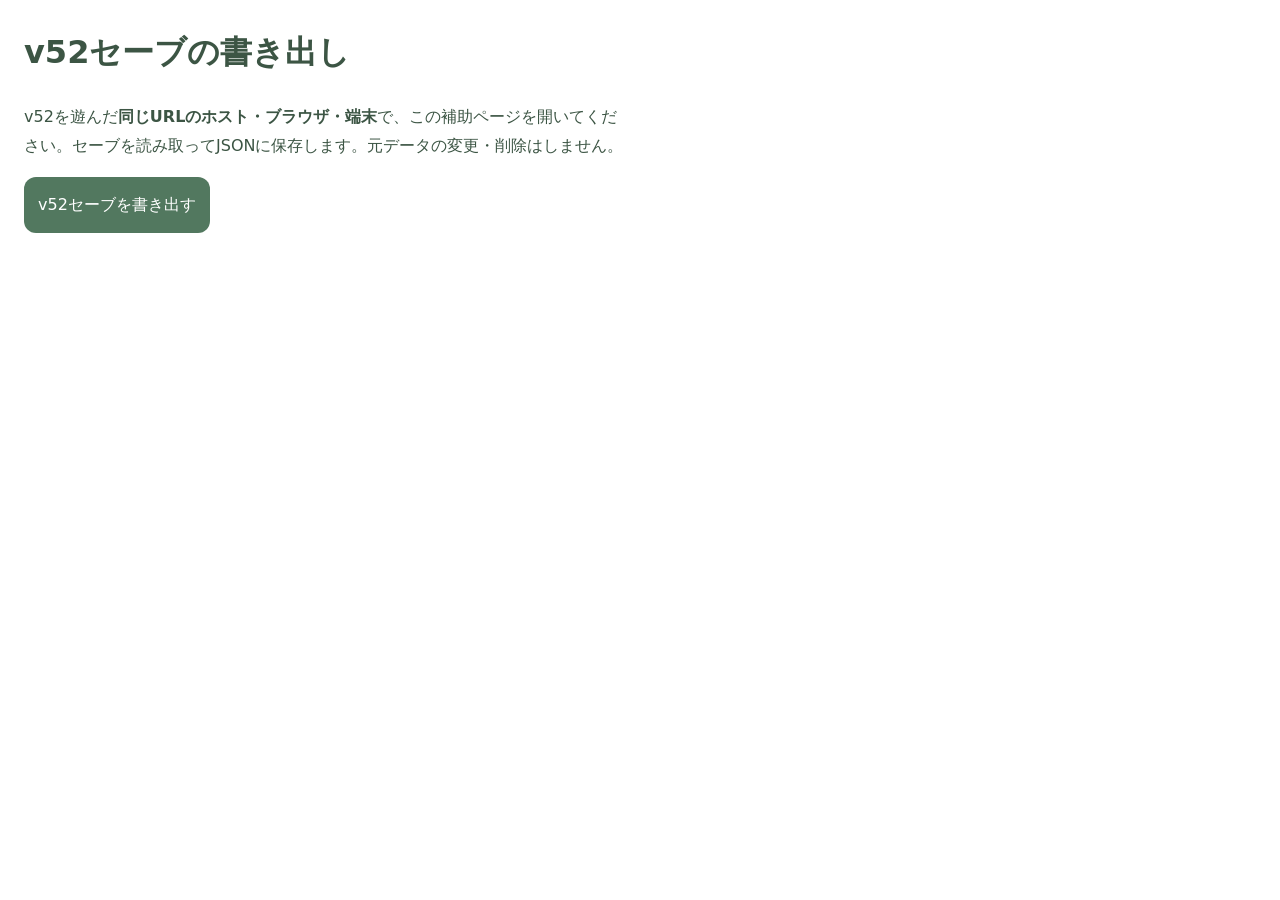
<file: v52-save-export.html>
<!doctype html><html lang="ja"><meta charset="utf-8"><meta name="viewport" content="width=device-width,initial-scale=1"><title>v52セーブの書き出し</title><style>body{font:16px/1.8 system-ui,sans-serif;margin:24px;max-width:600px;color:#3c5544}button{font:inherit;padding:14px;background:#52785f;color:white;border:0;border-radius:12px;min-height:44px}</style><h1>v52セーブの書き出し</h1><p>v52を遊んだ<strong>同じURLのホスト・ブラウザ・端末</strong>で、この補助ページを開いてください。セーブを読み取ってJSONに保存します。元データの変更・削除はしません。</p><button id="export">v52セーブを書き出す</button><p id="result" role="status"></p><script>document.getElementById('export').onclick=()=>{try{const text=localStorage.getItem('gochisouCompany.currentGame.v1');if(!text)throw Error('この保存領域にはv52のセーブがありません。v52を遊んだ元のブラウザ・ホストで開いてください。');const parsed=JSON.parse(text);if(!parsed.inventory||!parsed.research)throw Error('想定したv52形式ではありません。元データは変更していません。');const url=URL.createObjectURL(new Blob([JSON.stringify(parsed,null,2)],{type:'application/json'})),a=document.createElement('a');a.href=url;a.download='gochisou-v52-save.json';a.click();setTimeout(()=>URL.revokeObjectURL(url),1000);document.getElementById('result').textContent='書き出しました。v53の「その他→設定→セーブを読み込む」で選んでください。'}catch(e){document.getElementById('result').textContent=e.message}};</script></html>
</file>
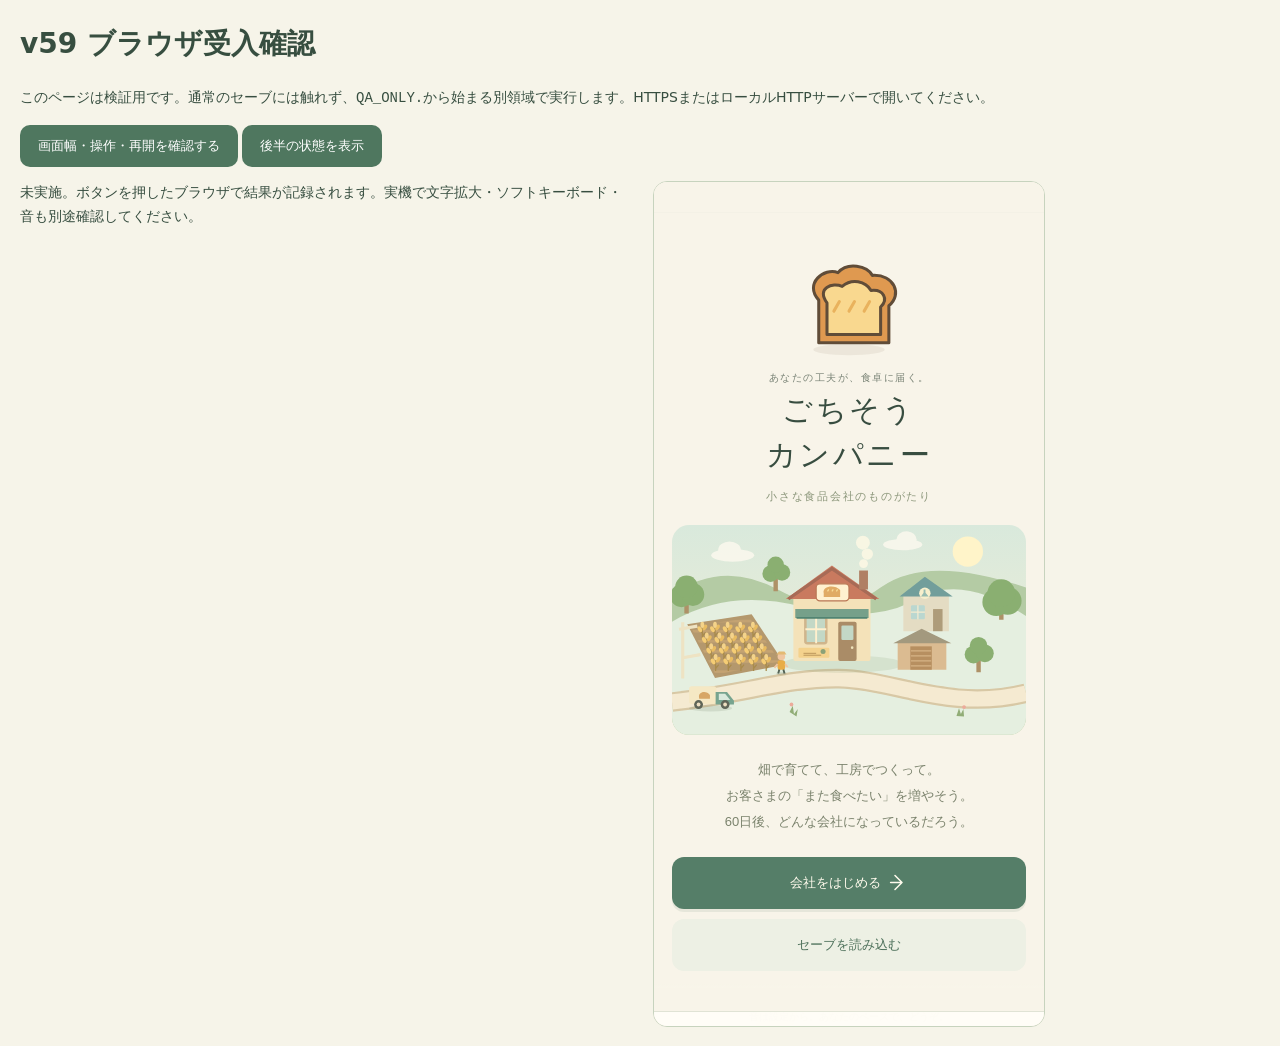
<file: tests/browser-check.html>
<!doctype html><html lang="ja"><meta charset="utf-8"><meta name="viewport" content="width=device-width,initial-scale=1"><title>ごちそうカンパニー ブラウザ確認</title><style>body{font:14px/1.7 system-ui,sans-serif;background:#f6f4e9;color:#374e40;margin:20px}button{padding:12px 18px;background:#4f775f;color:white;border:0;border-radius:10px;cursor:pointer}iframe{display:block;width:390px;height:844px;border:1px solid #c7d3be;border-radius:14px;max-width:100%;background:#f8f4e9}#result{white-space:pre-wrap}li{margin:6px 0}.fail{color:#ad513a}.pass{color:#477846}.layout{display:flex;flex-wrap:wrap;gap:25px}.layout>div{flex:1;min-width:280px}</style><h1>v59 ブラウザ受入確認</h1><p>このページは検証用です。通常のセーブには触れず、<code>QA_ONLY.</code>から始まる別領域で実行します。HTTPSまたはローカルHTTPサーバーで開いてください。</p><p><button id="run">画面幅・操作・再開を確認する</button> <button id="advanced">後半の状態を表示</button></p><div class="layout"><div><div id="result">未実施。ボタンを押したブラウザで結果が記録されます。実機で文字拡大・ソフトキーボード・音も別途確認してください。</div></div><div><iframe id="game" src="../index.html?qa=1" title="検証用ゲーム"></iframe></div></div><script src="../data.js"></script><script src="../flavor.js"></script><script src="../engine.js"></script><script src="../actions.js"></script><script src="../planning.js"></script><script src="../recruitment.js"></script><script src="../finance.js"></script><script src="../advisor.js"></script><script src="../guidance.js"></script><script src="../dining.js"></script><script src="../progression.js"></script><script>
const frame=document.getElementById('game'),out=document.getElementById('result'),routes=['home','make/plan','make/craft','make/produce','make/buy','make/inventory','make/original','trade/orders','trade/finance','trade/customers','trade/wholesale','trade/regions','grow/staff','grow/recruit','grow/research','grow/facilities','grow/auto','grow/invest','more/book','more/contests','more/rivals','more/timeline','more/settings'];
const pause=()=>new Promise(resolve=>requestAnimationFrame(()=>requestAnimationFrame(resolve)));let lines=[];function record(ok,text){lines.push((ok?'✓ ':'✗ ')+text);out.textContent=lines.join('\n')}
function data(){let s=GCEngine.newGame('BROWSER-QA');s.money=500000;s.rp=2000;s.day=6;s.companyXP=250;s.levelClaimed=11;s.research={production:2,processing:2,quality:3,storage:1,sales:2,recipe:5};s.staff.push(GCEngine.makeStaff('komugi'),GCEngine.makeStaff('aoi'));s.regions=['town','shopping','city'];s.reputation=80;return s}
document.getElementById('advanced').onclick=()=>{frame.contentWindow.GCApp.loadForTest(data());frame.contentWindow.GCApp.go('home')};
document.getElementById('run').onclick=async()=>{lines=[];try{const w=frame.contentWindow,app=w.GCApp;app.loadForTest(data());for(const width of [320,360,390,430]){frame.style.width=width+'px';await pause();for(const route of routes){app.go(route);await pause();const doc=w.document;const overflow=doc.documentElement.scrollWidth>w.innerWidth+1;const unbound=[...doc.querySelectorAll('[data-a]')].filter(el=>!app.handlers.includes(el.dataset.a));record(!overflow&&!unbound.length,width+'px '+route+' / はみ出し '+overflow+' / 未接続 '+unbound.length)}}frame.style.width='390px';app.loadForTest(GCEngine.newGame('FLOW'));let s=app.state;app.dispatch('craft',{id:'flour',n:3});app.dispatch('craft',{id:'bread',n:3});app.dispatch('accept',{id:app.state.candidates[0].id});app.dispatch('deliver',{id:app.state.orders[0].id});record(app.state.stats.delivered===1,'最初の製造・受注・納品');app.dispatch('nextDay',{day:1});record(app.state.day===2,'日次処理');const seq=app.state.transactionSeq;await new Promise(resolve=>{frame.onload=resolve;frame.contentWindow.location.reload()});record(frame.contentWindow.GCApp.state.day===2&&frame.contentWindow.GCApp.state.transactionSeq===seq,'再読込で日付と取引回数を維持');frame.contentWindow.GCApp.go('home');record(true,'自動確認終了。次は実タッチ、200%文字拡大、キーボード、消音、減速設定を手動確認');}catch(e){record(false,e.message)}};
</script></html>
</file>
